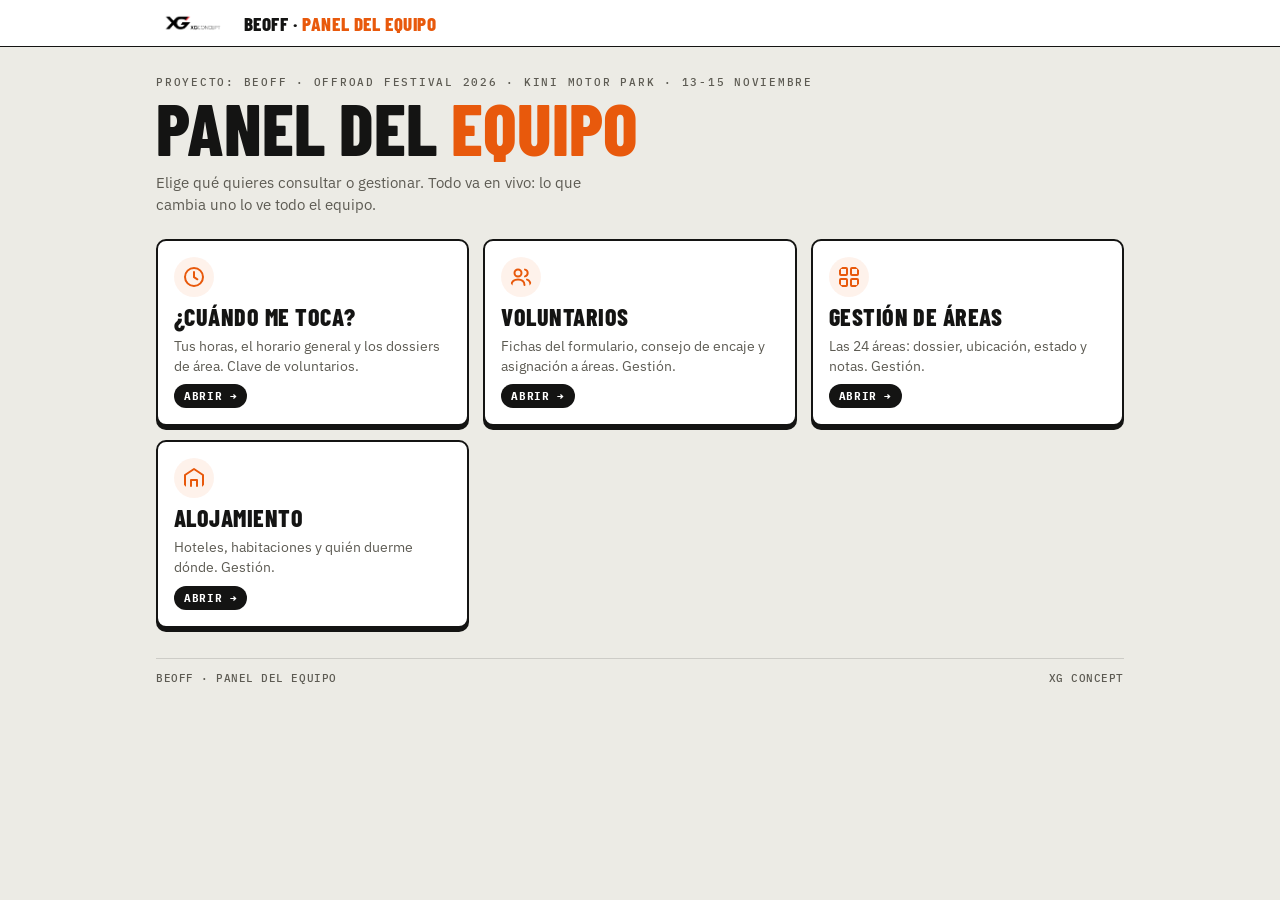
<file: index.html>
<!doctype html>
<html lang="es"><head><meta charset="utf-8">
<meta name="viewport" content="width=device-width,initial-scale=1,viewport-fit=cover">
<title>BeOFF · Panel del equipo</title>
<meta name="robots" content="noindex,nofollow">
<link rel="preconnect" href="https://fonts.googleapis.com"><link rel="preconnect" href="https://fonts.gstatic.com" crossorigin>
<link rel="stylesheet" href="https://fonts.googleapis.com/css2?family=Barlow+Condensed:wght@700;800&family=IBM+Plex+Mono:wght@500;700&family=IBM+Plex+Sans:wght@400;600&display=swap">
<style>
:root{--ground:#ecebe5;--paper:#fff;--ink:#141413;--sub:#5d5b53;--hair:rgba(20,20,19,.14);--acc:#e8590c;--acc-soft:rgba(232,89,12,.08);--amarillo:#e8590c;
--ft:"Barlow Condensed","Arial Narrow",Arial,sans-serif;--fm:"IBM Plex Mono",ui-monospace,monospace;--fx:"IBM Plex Sans",system-ui,Arial,sans-serif}
@media (prefers-color-scheme:dark){:root:not([data-theme="light"]){--ground:#121211;--paper:#1c1b19;--ink:#f1efe8;--sub:#a9a69c;--hair:rgba(241,239,232,.14);--acc:#ff7a2f;--acc-soft:rgba(255,122,47,.12)}}
:root[data-theme="dark"]{--ground:#121211;--paper:#1c1b19;--ink:#f1efe8;--sub:#a9a69c;--hair:rgba(241,239,232,.14);--acc:#ff7a2f;--acc-soft:rgba(255,122,47,.12)}
*{box-sizing:border-box}
body{margin:0;background:var(--ground);color:var(--ink);font:15px/1.45 var(--fx)}
.bar{background:var(--paper);border-bottom:1px solid var(--ink)}
.bar .in{max-width:1000px;margin:0 auto;padding:10px 16px;display:flex;align-items:center;gap:14px}
.bar img{height:26px;background:#fff;border-radius:6px;padding:3px 6px}
.bar .nm{font:800 19px var(--ft);letter-spacing:.03em;text-transform:uppercase}
.bar .nm em{font-style:normal;color:var(--acc)}
main{max-width:1000px;margin:0 auto;padding:28px 16px 48px}
.eyebrow{font:500 11px var(--fm);letter-spacing:.16em;text-transform:uppercase;color:var(--sub);margin:0 0 6px}
h1{font:800 clamp(40px,8vw,72px)/.9 var(--ft);text-transform:uppercase;margin:0}
h1 span{color:var(--acc)}
.lead{color:var(--sub);max-width:52ch;margin:12px 0 24px}
.grid{display:grid;grid-template-columns:repeat(auto-fill,minmax(260px,1fr));gap:14px}
.tile{display:flex;flex-direction:column;gap:8px;background:var(--paper);border:2px solid var(--ink);border-radius:10px;box-shadow:0 4px 0 var(--ink);padding:16px;text-decoration:none;color:inherit;transition:transform .12s,box-shadow .12s,border-color .12s}
a.tile:hover,a.tile:focus-visible{border-color:var(--acc);box-shadow:0 4px 0 var(--acc);transform:translateY(-2px);outline:none}
.tile .ic{width:40px;height:40px;padding:8px;border-radius:50%;background:var(--acc-soft);fill:none;stroke:var(--acc);stroke-width:2;stroke-linecap:round;stroke-linejoin:round}
.tile b{font:800 24px/1 var(--ft);text-transform:uppercase;letter-spacing:.02em}
.tile small{color:var(--sub);font-size:13.5px}
.tile .go{margin-top:auto;align-self:flex-start;font:700 10.5px var(--fm);letter-spacing:.06em;text-transform:uppercase;border-radius:20px;padding:5px 10px;background:var(--ink);color:var(--paper)}
.tile.soon{border-style:dashed;box-shadow:none;opacity:.65}
.tile.soon .go{background:transparent;color:var(--sub);border:1.3px dashed var(--sub)}
.foot{margin-top:30px;padding-top:12px;border-top:1px solid var(--hair);display:flex;justify-content:space-between;flex-wrap:wrap;gap:12px;font:500 10.5px var(--fm);letter-spacing:.05em;text-transform:uppercase;color:var(--sub)}
</style></head><body>
<div class="bar"><div class="in"><img src="[data-uri]" alt="BeOFF"><span class="nm">BeOFF · <em>Panel del equipo</em></span></div></div>
<main>
 <p class="eyebrow">Proyecto: BeOFF · Offroad Festival 2026 · Kini Motor Park · 13-15 noviembre</p>
 <h1>Panel del <span>equipo</span></h1>
 <p class="lead">Elige qué quieres consultar o gestionar. Todo va en vivo: lo que cambia uno lo ve todo el equipo.</p>
 <nav class="grid" aria-label="Herramientas">
  <a class="tile" href="cuando-me-toca/"><svg class="ic" viewBox="0 0 24 24" aria-hidden="true"><circle cx="12" cy="12" r="9"/><path d="M12 7v5.2l3.4 2.1"/></svg><b>¿Cuándo me toca?</b><small>Tus horas, el horario general y los dossiers de área. Clave de voluntarios.</small><span class="go">Abrir →</span></a>
  <a class="tile" href="voluntarios/"><svg class="ic" viewBox="0 0 24 24" aria-hidden="true"><circle cx="9" cy="8" r="3.5"/><path d="M2.5 20c0-3.6 2.9-5.6 6.5-5.6s6.5 2 6.5 5.6"/><path d="M16 4.6a3.5 3.5 0 0 1 0 6.8M18 14.6c2.2.6 3.5 2.4 3.5 5.4"/></svg><b>Voluntarios</b><small>Fichas del formulario, consejo de encaje y asignación a áreas. Gestión.</small><span class="go">Abrir →</span></a>
  <a class="tile" href="areas/"><svg class="ic" viewBox="0 0 24 24" aria-hidden="true"><rect x="3" y="3" width="7" height="7" rx="1"/><rect x="14" y="3" width="7" height="7" rx="1"/><rect x="3" y="14" width="7" height="7" rx="1"/><rect x="14" y="14" width="7" height="7" rx="1"/></svg><b>Gestión de áreas</b><small>Las 24 áreas: dossier, ubicación, estado y notas. Gestión.</small><span class="go">Abrir →</span></a>
  <a class="tile" href="alojamiento/"><svg class="ic" viewBox="0 0 24 24" aria-hidden="true"><path d="M3 20V9l9-6 9 6v11"/><path d="M9 20v-6h6v6"/></svg><b>Alojamiento</b><small>Hoteles, habitaciones y quién duerme dónde. Gestión.</small><span class="go">Abrir →</span></a>
 </nav>
 <div class="foot"><span>BeOFF · Panel del equipo</span><span>XG Concept</span></div>
</main>
</body></html>
</file>
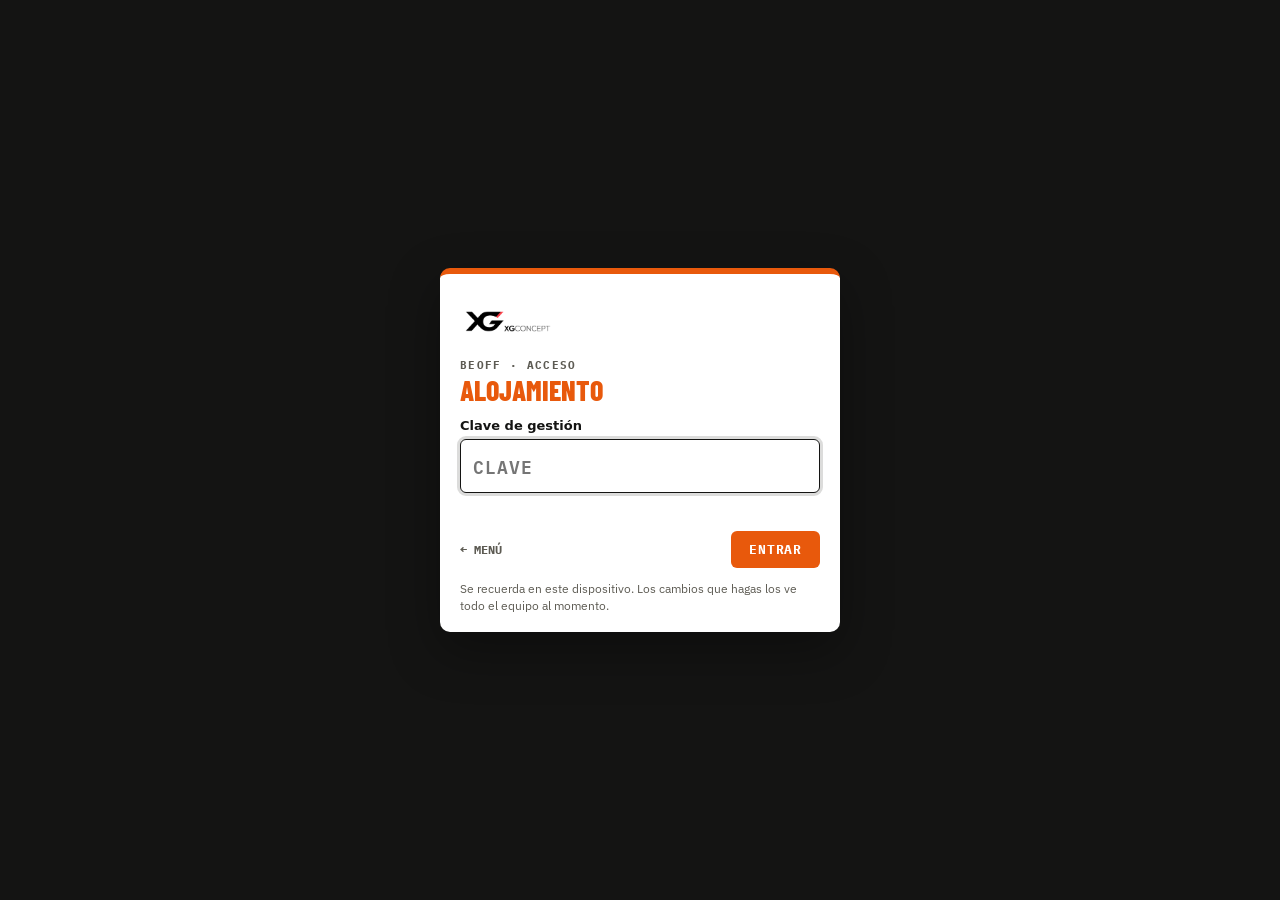
<file: alojamiento/index.html>
<!doctype html>
<html lang="es"><head><meta charset="utf-8">
<meta name="viewport" content="width=device-width,initial-scale=1,viewport-fit=cover">
<meta name="robots" content="noindex,nofollow">
<title>BeOFF · Alojamiento</title>
<link rel="preconnect" href="https://fonts.googleapis.com"><link rel="preconnect" href="https://fonts.gstatic.com" crossorigin>
<link href="https://fonts.googleapis.com/css2?family=Barlow+Condensed:wght@600;700;800&family=IBM+Plex+Sans:wght@400;500;600;700&family=IBM+Plex+Mono:wght@400;500;600&display=swap" rel="stylesheet">
<link rel="stylesheet" href="../assets/bo.css">
<style>
:root{--bg:#ecebe5;--paper:#fff;--ink:#141413;--sub:#5d5b53;--hair:rgba(20,20,19,.14);--blue:#141413;--yel:#e8590c;--ok:#1a8a4a;--ok-soft:#dcf3e7;--terra:#BF5A33}
@media (prefers-color-scheme:dark){:root:not([data-theme="light"]){--bg:#121211;--paper:#1c1b19;--ink:#f1efe8;--sub:#a9a69c;--hair:rgba(241,239,232,.14);--blue:#e8590c;--ok:#3ec27a;--ok-soft:#12321f}}
:root[data-theme="dark"]{--bg:#121211;--paper:#1c1b19;--ink:#f1efe8;--sub:#a9a69c;--hair:rgba(241,239,232,.14);--blue:#e8590c;--ok:#3ec27a;--ok-soft:#12321f}
*{box-sizing:border-box}
html,body{margin:0;background:var(--bg);color:var(--ink);font:15px/1.45 "IBM Plex Sans",system-ui,Arial,sans-serif}
header{background:#141413;color:#fff}
header .in{max-width:1100px;margin:0 auto;padding:12px 16px;display:flex;align-items:center;justify-content:space-between;gap:10px;flex-wrap:wrap}
.hl{display:flex;align-items:center;gap:12px}
.hl .mb-logo{width:64px;height:30px;border-radius:6px}
h1{font:800 24px/1 "Barlow Condensed",Arial,sans-serif;text-transform:uppercase;margin:0}
.hr{display:flex;gap:8px;align-items:center;flex-wrap:wrap;font-size:12px}
.gh{background:rgba(255,255,255,.12);border:1px solid rgba(255,255,255,.3);color:#fff;border-radius:6px;padding:6px 10px;font:600 12px "IBM Plex Sans",Arial,sans-serif;text-decoration:none;cursor:pointer}
.dot{width:8px;height:8px;border-radius:50%;background:#e8590c;display:inline-block}.dot.live{background:#3fcf88}.dot.err{background:#ff7a59}
main{max-width:1100px;margin:0 auto;padding:16px 16px 40px;display:flex;flex-direction:column;gap:16px}
.kpis{display:grid;grid-template-columns:repeat(auto-fit,minmax(130px,1fr));gap:8px}
.kpi{background:var(--paper);border:1px solid var(--hair);border-radius:8px;padding:10px 12px}
.kpi b{display:block;font:700 28px/1 "Barlow Condensed",sans-serif}
.kpi span{font-size:11px;color:var(--sub);text-transform:uppercase;letter-spacing:.05em;font-weight:600}
.site{background:var(--paper);border:1px solid var(--hair);border-radius:10px;overflow:hidden}
.site h2{margin:0;padding:12px 14px;font:800 20px/1 "Barlow Condensed",sans-serif;text-transform:uppercase;border-bottom:2px solid var(--blue);display:flex;justify-content:space-between;gap:10px;align-items:baseline}
.site h2 small{font:500 12px "IBM Plex Mono",monospace;color:var(--sub);text-transform:none}
.room{display:grid;grid-template-columns:minmax(120px,190px) 60px 1fr auto;gap:10px;align-items:start;padding:10px 14px;border-top:1px solid var(--hair)}
.room:first-of-type{border-top:0}
.rn{font-weight:700;padding:2px 8px;border-radius:4px;justify-self:start}
.rn.free{background:var(--ok-soft);color:var(--ok)} .rn.busy{background:#e8590c;color:#231a00}
.pl{font:600 12px "IBM Plex Mono",monospace;color:var(--sub);padding-top:3px}
.who{display:flex;flex-direction:column;gap:4px}
.g{display:flex;gap:8px;align-items:center;flex-wrap:wrap;font-size:14px}
.g .d{font:500 11px "IBM Plex Mono",monospace;color:var(--sub)}
.g .n{font-size:12px;color:var(--sub);font-style:italic}
.x{border:1px solid var(--hair);background:none;color:var(--sub);border-radius:4px;font:700 11px "IBM Plex Mono",monospace;padding:1px 7px;cursor:pointer}
.x:hover,.x.sure{border-color:var(--terra);color:var(--terra)}
.freetxt{color:var(--sub);font-size:13px}
.add{border:1px solid var(--blue);background:none;color:var(--blue);border-radius:6px;font:700 12px "IBM Plex Mono",monospace;padding:5px 10px;cursor:pointer;white-space:nowrap}
.add:hover{background:var(--blue);color:#fff}
.form{grid-column:1/-1;display:grid;grid-template-columns:2fr 1fr 1fr 2fr auto auto;gap:6px;background:var(--bg);padding:10px;border-radius:8px}
.form label{display:flex;flex-direction:column;gap:3px;font:600 11px "IBM Plex Mono",monospace;text-transform:uppercase;color:var(--sub)}
.form input{font:14px "IBM Plex Sans",Arial,sans-serif;padding:7px 8px;border:1px solid var(--hair);border-radius:5px;background:var(--paper);color:var(--ink)}
.form button{align-self:end;font:700 12px "IBM Plex Mono",monospace;text-transform:uppercase;padding:9px 12px;border-radius:5px;border:1px solid var(--hair);background:var(--paper);color:var(--ink);cursor:pointer}
.form button.pri{background:#141413;border-color:#141413;color:#fff}
.err{grid-column:1/-1;color:#d7263d;font-size:13px;min-height:0;margin:0}
.empty{padding:24px;text-align:center;color:var(--sub);border:1px dashed var(--hair);border-radius:8px;background:var(--paper)}
footer{max-width:1100px;margin:0 auto;padding:0 16px 30px;font:500 11px "IBM Plex Mono",monospace;color:var(--sub);display:flex;justify-content:space-between;gap:8px;flex-wrap:wrap}
@media (max-width:720px){.room{grid-template-columns:1fr auto}.pl{display:none}.who{grid-column:1/-1}.form{grid-template-columns:1fr 1fr}.form label:first-child,.form label:nth-child(4){grid-column:1/-1}}
</style>
</head><body>
<header><div class="in">
 <div class="hl"><a href="../" title="Menú"><span class="mb-logo"></span></a><div><h1>Alojamiento</h1></div></div>
 <div class="hr"><span class="dot" id="dot"></span><span id="sync">Esperando la clave…</span><button class="gh" id="refresh" type="button">Actualizar</button><a class="gh" href="../">← Menú</a><button class="gh" id="salir" type="button">Salir</button></div>
</div></header>
<main>
 <section class="kpis" id="kpis"></section>
 <section id="list"><p class="empty">Cargando…</p></section>
</main>
<footer><span>Datos en la hoja «DATA App BeOff» (ALOJ_SITIOS · ALOJ_HABITACIONES · ALOJ_HUESPEDES)</span><span>BeOFF · XG Concept</span></footer>
<script src="../assets/bo.js"></script>
<script>
(function(){
 var D={sitios:[],habitaciones:[],huespedes:[]}, openRoom=null, sure=null, busy=false, lastTs=null;
 var $=function(s){return document.querySelector(s);}, esc=MB.esc;
 function dm(s){var m=/^(\d{4})-(\d{2})-(\d{2})/.exec(s||'');return m?m[3]+'/'+m[2]:'—';}
 function setSync(k,t){$('#dot').className='dot'+(k?' '+k:'');$('#sync').textContent=t;}
 function guests(h){return D.huespedes.filter(function(g){return g.ID_Habitacion===h.ID_Habitacion;}).sort(function(a,b){return String(a.Entrada).localeCompare(String(b.Entrada));});}
 function render(){
  var hs=D.habitaciones, plazas=hs.reduce(function(s,h){return s+(Number(h.Plazas)||0);},0), ocup=hs.filter(function(h){return guests(h).length;}).length;
  $('#kpis').innerHTML='<div class="kpi"><b>'+D.sitios.length+'</b><span>Alojamientos</span></div><div class="kpi"><b>'+hs.length+'</b><span>Habitaciones</span></div><div class="kpi"><b>'+plazas+'</b><span>Plazas</span></div><div class="kpi"><b>'+D.huespedes.length+'</b><span>Personas</span></div><div class="kpi"><b>'+(hs.length-ocup)+'</b><span>Habitaciones libres</span></div>';
  if(!D.sitios.length){$('#list').innerHTML='<p class="empty">Todavía no hay alojamientos. Se crean en la hoja «DATA App BeOff» (pestañas ALOJ_…).</p>';return;}
  var sitios=D.sitios.slice().sort(function(a,b){return (Number(a.Orden)||99)-(Number(b.Orden)||99)||String(a.Nombre_Sitio).localeCompare(String(b.Nombre_Sitio));});
  $('#list').innerHTML=sitios.map(function(s){
   var rooms=hs.filter(function(h){return h.ID_Sitio===s.ID_Sitio;}).sort(function(a,b){return String(a.Habitacion).localeCompare(String(b.Habitacion),'es',{numeric:true});});
   return '<section class="site"><h2>'+esc(s.Nombre_Sitio)+'<small>'+esc([s.Tipo,s.Localidad].filter(Boolean).join(' · '))+'</small></h2>'+
    (rooms.length?rooms.map(function(h){
     var gs=guests(h);
     var who=gs.length?gs.map(function(g){return '<div class="g"><b>'+esc(g.Nombre)+'</b><span class="d">entra '+dm(g.Entrada)+' → sale '+dm(g.Salida)+'</span>'+(g.Notas?'<span class="n">'+esc(g.Notas)+'</span>':'')+
      '<button class="x'+(sure===g.ID_Huesped?' sure':'')+'" data-del="'+esc(g.ID_Huesped)+'">'+(sure===g.ID_Huesped?'¿Quitar? Sí':'×')+'</button></div>';}).join(''):'<span class="freetxt">— libre —</span>';
     var form=openRoom===h.ID_Habitacion?'<form class="form" data-room="'+esc(h.ID_Habitacion)+'"><label>Nombre<input name="nombre" required></label><label>Entrada<input name="entrada" type="date" value="2026-11-12" required></label><label>Salida<input name="salida" type="date" value="2026-11-15" required></label><label>Comentarios<input name="notas"></label><button type="submit" class="pri">Guardar</button><button type="button" data-cancel="1">Cancelar</button><p class="err" id="ferr"></p></form>':'';
     return '<div class="room"><span class="rn '+(gs.length?'busy':'free')+'">'+esc(h.Habitacion)+'</span><span class="pl">'+esc(h.Plazas)+' pl.</span><div class="who">'+who+'</div><button class="add" data-add="'+esc(h.ID_Habitacion)+'">+ Persona</button>'+form+'</div>';
    }).join(''):'<div class="room"><span class="freetxt">Sin habitaciones</span></div>')+'</section>';
  }).join('');
 }
 async function load(manual){
  if(busy||openRoom) return; busy=true;
  try{var j=await MB.call('aloj');D=j;lastTs=j.ts;setSync('live','Al día '+MB.hm(lastTs));render();if(manual)MB.toast('Actualizado');}
  catch(e){if(e.code==='clave'){MB.logout();return;}setSync('err','Sin conexión'+(lastTs?' · datos de '+MB.hm(lastTs):''));}
  finally{busy=false;}
 }
 document.addEventListener('click',async function(ev){
  var t=ev.target.closest('button'); if(!t) return;
  if(t.id==='refresh'){load(true);return;}
  if(t.id==='salir'){MB.logout();return;}
  if(t.dataset.add){openRoom=t.dataset.add;sure=null;render();var i=document.querySelector('.form input[name=nombre]');if(i)i.focus();return;}
  if(t.dataset.cancel){openRoom=null;render();return;}
  if(t.dataset.del){
   if(sure!==t.dataset.del){sure=t.dataset.del;render();setTimeout(function(){if(sure===t.dataset.del){sure=null;render();}},4000);return;}
   sure=null;
   try{var j=await MB.call('aloj.del',{id:t.dataset.del});D=j;lastTs=j.ts;render();MB.toast('Quitado');}catch(e){MB.toast(e.message||'No se ha podido quitar');load();}
   return;
  }
 });
 document.addEventListener('submit',async function(ev){
  var f=ev.target.closest('form.form'); if(!f) return; ev.preventDefault();
  var fd=new FormData(f), err=f.querySelector('#ferr');
  err.textContent='Guardando…';
  try{
   var j=await MB.call('aloj.add',{hab:f.dataset.room,nombre:fd.get('nombre'),entrada:fd.get('entrada'),salida:fd.get('salida'),notas:fd.get('notas')});
   openRoom=null;D=j;lastTs=j.ts;render();MB.toast('Añadido');
  }catch(e){err.textContent=e.message||'No se ha guardado';}
 });
 MB.gate({need:'gestion',title:'Alojamiento'}).then(function(){load();MB.poll(load,30000);});
})();
</script>
</body></html>
</file>
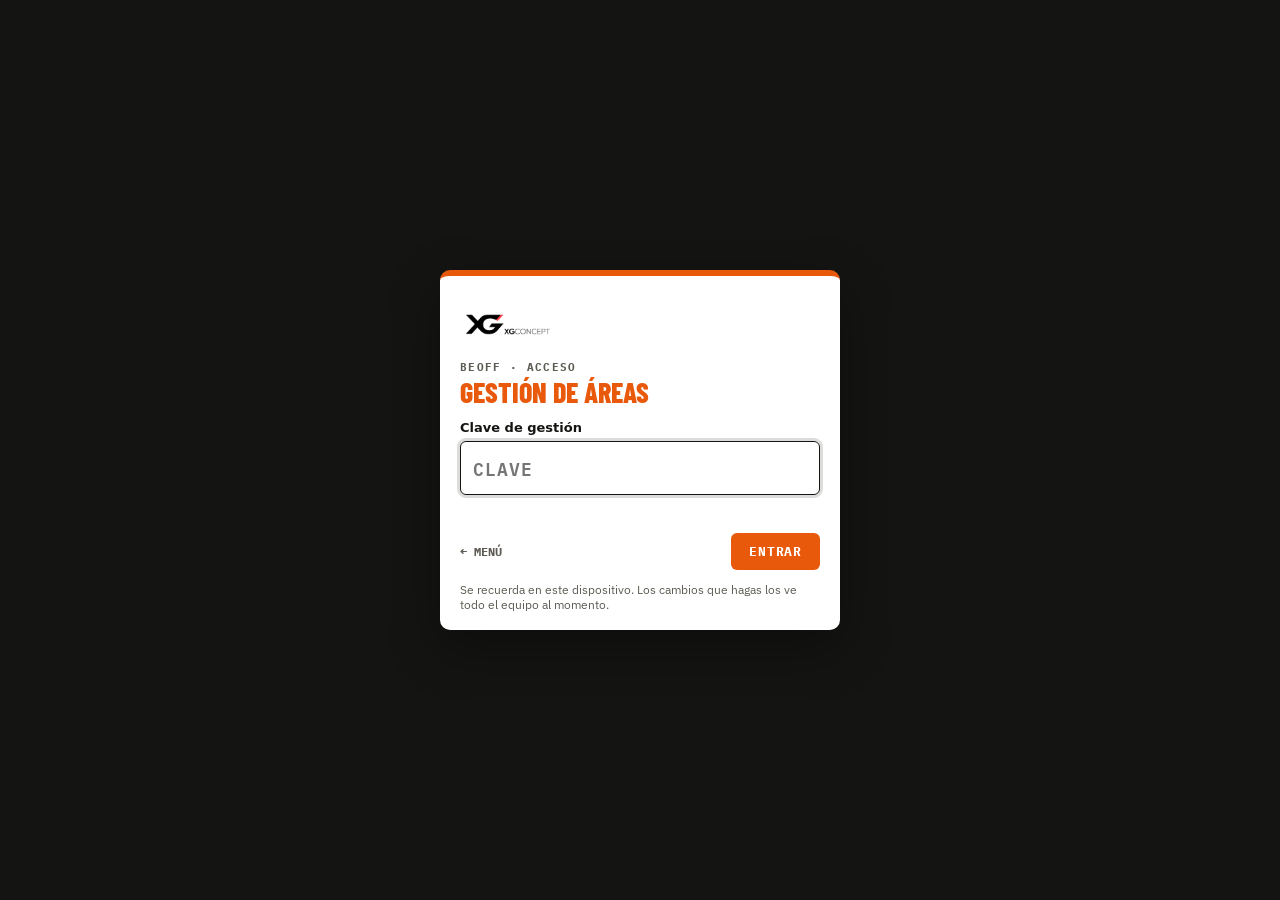
<file: areas/index.html>
<!doctype html>
<html lang="es"><head><meta charset="utf-8">
<meta name="viewport" content="width=device-width,initial-scale=1,viewport-fit=cover">
<meta name="robots" content="noindex,nofollow">
<title>BeOFF · Gestión de áreas</title>
<link rel="preconnect" href="https://fonts.googleapis.com"><link rel="preconnect" href="https://fonts.gstatic.com" crossorigin>
<link href="https://fonts.googleapis.com/css2?family=Barlow+Condensed:wght@600;700;800&family=IBM+Plex+Sans:wght@400;500;600&family=IBM+Plex+Mono:wght@400;500;600&display=swap" rel="stylesheet">
<link rel="stylesheet" href="../assets/bo.css">
<style>
:root{--bg:#0a0b0d;--panel:#121417;--panel2:#171a1e;--ink:#f5f3ee;--sub:#93979c;--hair:rgba(255,255,255,.1);--yel:#ff7a2f;--green:#33d488;--blue:#7fb8d9}
*{box-sizing:border-box}
html,body{margin:0;background:var(--bg);color:var(--ink);font-family:"IBM Plex Sans",Arial,sans-serif}
.wrap{max-width:1180px;margin:0 auto;padding:18px 16px 40px}
.bar{display:flex;align-items:center;justify-content:space-between;gap:12px;flex-wrap:wrap;margin-bottom:14px}
.bar-l{display:flex;align-items:center;gap:12px}
.bar .mb-logo{width:70px;height:34px;border-radius:6px}
h1{font:800 clamp(20px,3vw,28px)/1 "Barlow Condensed",Arial,sans-serif;text-transform:uppercase;letter-spacing:.02em;margin:0}
.bar-r{display:flex;gap:8px;align-items:center;flex-wrap:wrap;font:500 11px "IBM Plex Mono",monospace;color:var(--sub)}
.btn{font:600 11px "IBM Plex Mono",monospace;letter-spacing:.04em;text-transform:uppercase;color:var(--ink);background:var(--panel2);border:1px solid var(--hair);border-radius:5px;padding:6px 10px;text-decoration:none;cursor:pointer}
.btn:hover{border-color:var(--yel);color:var(--yel)}
.dot{width:8px;height:8px;border-radius:50%;background:var(--yel);display:inline-block}
.dot.live{background:var(--green)} .dot.err{background:#ff7a59}
.links{font:500 11px "IBM Plex Mono",monospace;color:var(--sub);margin:0 0 12px;display:flex;gap:14px;flex-wrap:wrap}
.links a{color:var(--ink);text-decoration:none;border-bottom:1px dotted var(--sub)}
.links a:hover{color:var(--yel)}
.head{display:flex;justify-content:space-between;align-items:baseline;gap:10px;flex-wrap:wrap;margin-bottom:10px}
.head h2{font:800 15px "Barlow Condensed",Arial,sans-serif;letter-spacing:.06em;text-transform:uppercase;margin:0}
.kpi{font:500 11px "IBM Plex Mono",monospace;color:var(--sub)} .kpi b{color:var(--green)}
.grid{display:grid;grid-template-columns:repeat(auto-fill,minmax(210px,1fr));gap:8px}
.chip{display:flex;flex-direction:column;gap:7px;background:var(--panel);border:1px solid var(--hair);border-radius:6px;padding:10px 12px}
.chip.completa{border-color:rgba(51,212,136,.5)} .chip.incompleta{border-color:rgba(232,89,12,.4)}
.code{display:flex;justify-content:space-between;align-items:center;font:500 11px "IBM Plex Mono",monospace;color:var(--sub)}
.badge{font:700 9px "IBM Plex Mono",monospace;letter-spacing:.05em;padding:2px 8px;border-radius:20px;cursor:pointer;background:none}
.completa .badge{background:rgba(51,212,136,.16);color:var(--green);border:1px solid rgba(51,212,136,.5)}
.incompleta .badge{background:rgba(232,89,12,.16);color:var(--yel);border:1px solid rgba(232,89,12,.5)}
.badge:hover{filter:brightness(1.25)}
.name{font:700 15px/1.15 "Barlow Condensed",Arial,sans-serif;text-transform:uppercase}
.resp{font-size:11px;color:var(--sub)}
.meta{font:500 10px "IBM Plex Mono",monospace;color:var(--sub)}
.nota{font-size:12px;color:var(--ink);background:var(--panel2);border-left:3px solid var(--yel);padding:5px 8px;border-radius:0 4px 4px 0}
.acts{display:flex;flex-direction:column;gap:5px;margin-top:auto}
.pdf{display:block;text-align:center;text-decoration:none;font:600 10px "IBM Plex Mono",monospace;letter-spacing:.04em;text-transform:uppercase;padding:6px;border-radius:4px;border:1px solid var(--hair);color:var(--ink);background:var(--panel2)}
.pdf.doss{background:rgba(127,184,217,.18);border-color:rgba(127,184,217,.6);color:#cfe8f6}
.pdf.ubic{background:rgba(232,89,12,.12);border-color:rgba(232,89,12,.55);color:#ffb07a}
.pdf.off{opacity:.45;pointer-events:none}
.pdf:hover{filter:brightness(1.2)}
.edit{background:none;border:0;color:var(--sub);font:600 10px "IBM Plex Mono",monospace;text-transform:uppercase;cursor:pointer;padding:0;text-align:left}
.edit:hover{color:var(--yel)}
.nedit{display:flex;flex-direction:column;gap:5px}
.nedit textarea{width:100%;min-height:60px;background:var(--panel2);color:var(--ink);border:1px solid var(--hair);border-radius:4px;font:13px "IBM Plex Sans",Arial,sans-serif;padding:6px}
.nedit div{display:flex;gap:6px}
.empty{padding:24px;text-align:center;color:var(--sub);border:1px dashed var(--hair);border-radius:8px}
footer{margin-top:14px;padding-top:10px;border-top:1px solid var(--hair);font:500 10px "IBM Plex Mono",monospace;color:#6f757c;display:flex;justify-content:space-between;gap:8px;flex-wrap:wrap}
</style>
</head><body>
<div class="wrap">
 <div class="bar">
  <div class="bar-l"><a href="../" title="Menú"><span class="mb-logo"></span></a><h1>Gestión de áreas</h1></div>
  <div class="bar-r"><span class="dot" id="dot"></span><span id="sync">Esperando la clave…</span><button class="btn" id="refresh" type="button">Actualizar</button><a class="btn" href="../">← Menú</a><button class="btn" id="salir" type="button">Salir</button></div>
 </div>
 <p class="links"><a href="https://drive.google.com/drive/folders/1nDU1RP-yTrUGCbo3SQmcosyiITw__Hcr" target="_blank" rel="noopener">Dossiers (Drive)</a><a href="../cuando-me-toca/">¿Cuándo me toca?</a><a href="../voluntarios/">Voluntarios</a></p>
 <div class="head"><h2>Estado de cada área</h2><span class="kpi" id="kpi"></span></div>
 <div class="grid" id="grid"><p class="empty">Cargando…</p></div>
 <footer><span>Toca COMPLETA / INCOMPLETA para cambiarlo · lo ve todo el equipo al momento · datos en la hoja «DATA App BeOff» › WEB_AREAS</span><span>BeOFF · 13-15 nov 2026 · Kini Motor Park · XG Concept</span></footer>
</div>
<script src="../assets/bo.js"></script>
<script>
(function(){
 var areas=[], editing=null, lastTs=null, busy=false;
 var D=function(id){return 'https://drive.google.com/file/d/'+id+'/view';};
 var $=function(s){return document.querySelector(s);}, esc=MB.esc;
 function state(a){ if(a.estado==='completa'||a.estado==='incompleta') return a.estado; return a.dossier_estado==='cerrado'?'completa':'incompleta'; }
 function setSync(k,t){$('#dot').className='dot'+(k?' '+k:'');$('#sync').textContent=t;}
 function render(){
  if(!areas.length){$('#grid').innerHTML='<p class="empty">Sin áreas.</p>';return;}
  var n=areas.filter(function(a){return state(a)==='completa';}).length;
  $('#kpi').innerHTML='<b>'+n+'</b> completas · '+(areas.length-n)+' incompletas · '+areas.length+' áreas';
  $('#grid').innerHTML=areas.map(function(a){
   var st=state(a);
   var doss=a.dossier_drive?'<a class="pdf doss" href="'+D(a.dossier_drive)+'" target="_blank" rel="noopener">Ver PDF '+esc(a.dossier_ver||'')+'</a>':'<span class="pdf off">Sin dossier</span>';
   var ubic=a.ubic_drive?'<a class="pdf ubic" href="'+D(a.ubic_drive)+'" target="_blank" rel="noopener">Ubicación '+esc(a.ubic_ver||'')+'</a>':'';
   var nota=editing===a.codigo
    ?'<div class="nedit"><textarea id="nt">'+esc(a.nota||'')+'</textarea><div><button class="btn" data-save="'+a.codigo+'">Guardar</button><button class="btn" data-cancel="1">Cancelar</button></div></div>'
    :(a.nota?'<div class="nota">'+esc(a.nota)+'</div>':'')+'<button class="edit" data-edit="'+a.codigo+'">✎ '+(a.nota?'Editar nota':'Añadir nota')+'</button>';
   return '<div class="chip '+st+'"><div class="code"><span>'+esc(a.codigo)+'</span><button class="badge" data-tog="'+a.codigo+'" title="Cambiar estado">'+(st==='completa'?'COMPLETA':'INCOMPLETA')+'</button></div>'+
    '<div class="name">'+esc(a.nombre)+'</div><div class="resp">'+esc(a.responsable||'')+'</div>'+
    '<div class="meta">Dossier '+esc(a.dossier_ver||'—')+' · '+esc(a.dossier_estado||'')+(a.actualizado?' · '+esc(a.actualizado):'')+'</div>'+
    nota+'<div class="acts">'+doss+ubic+'</div></div>';
  }).join('');
 }
 async function load(manual){
  if(busy||editing) return; busy=true;
  try{ var j=await MB.call('areas'); areas=j.areas||[]; lastTs=j.ts; setSync('live','Al día '+MB.hm(lastTs)); render(); if(manual) MB.toast('Actualizado'); }
  catch(e){ if(e.code==='clave'){MB.logout();return;} setSync('err','Sin conexión'+(lastTs?' · datos de '+MB.hm(lastTs):'')); }
  finally{busy=false;}
 }
 async function save(codigo,fields,msg){
  var a=areas.filter(function(x){return x.codigo===codigo;})[0]; if(a) Object.assign(a,fields); render();
  try{ var j=await MB.call('area.set',{codigo:codigo,fields:fields}); areas=j.areas; lastTs=j.ts; setSync('live','Al día '+MB.hm(lastTs)); render(); MB.toast(msg||'Guardado'); }
  catch(e){ MB.toast('No se ha guardado. Prueba otra vez.'); editing=null; load(); }
 }
 document.addEventListener('click',function(ev){
  var t=ev.target.closest('button'); if(!t) return;
  if(t.id==='refresh'){load(true);return;}
  if(t.id==='salir'){MB.logout();return;}
  if(t.dataset.tog){var a=areas.filter(function(x){return x.codigo===t.dataset.tog;})[0];var nx=state(a)==='completa'?'incompleta':'completa';save(a.codigo,{estado:nx},a.codigo+' → '+nx);return;}
  if(t.dataset.edit){editing=t.dataset.edit;render();var ta=$('#nt');if(ta)ta.focus();return;}
  if(t.dataset.cancel){editing=null;render();return;}
  if(t.dataset.save){var c=t.dataset.save,v=$('#nt').value.trim();editing=null;save(c,{nota:v},'Nota guardada');return;}
 });
 MB.gate({need:'gestion',title:'Gestión de áreas'}).then(function(){ load(); MB.poll(load,30000); });
})();
</script>
</body></html>
</file>
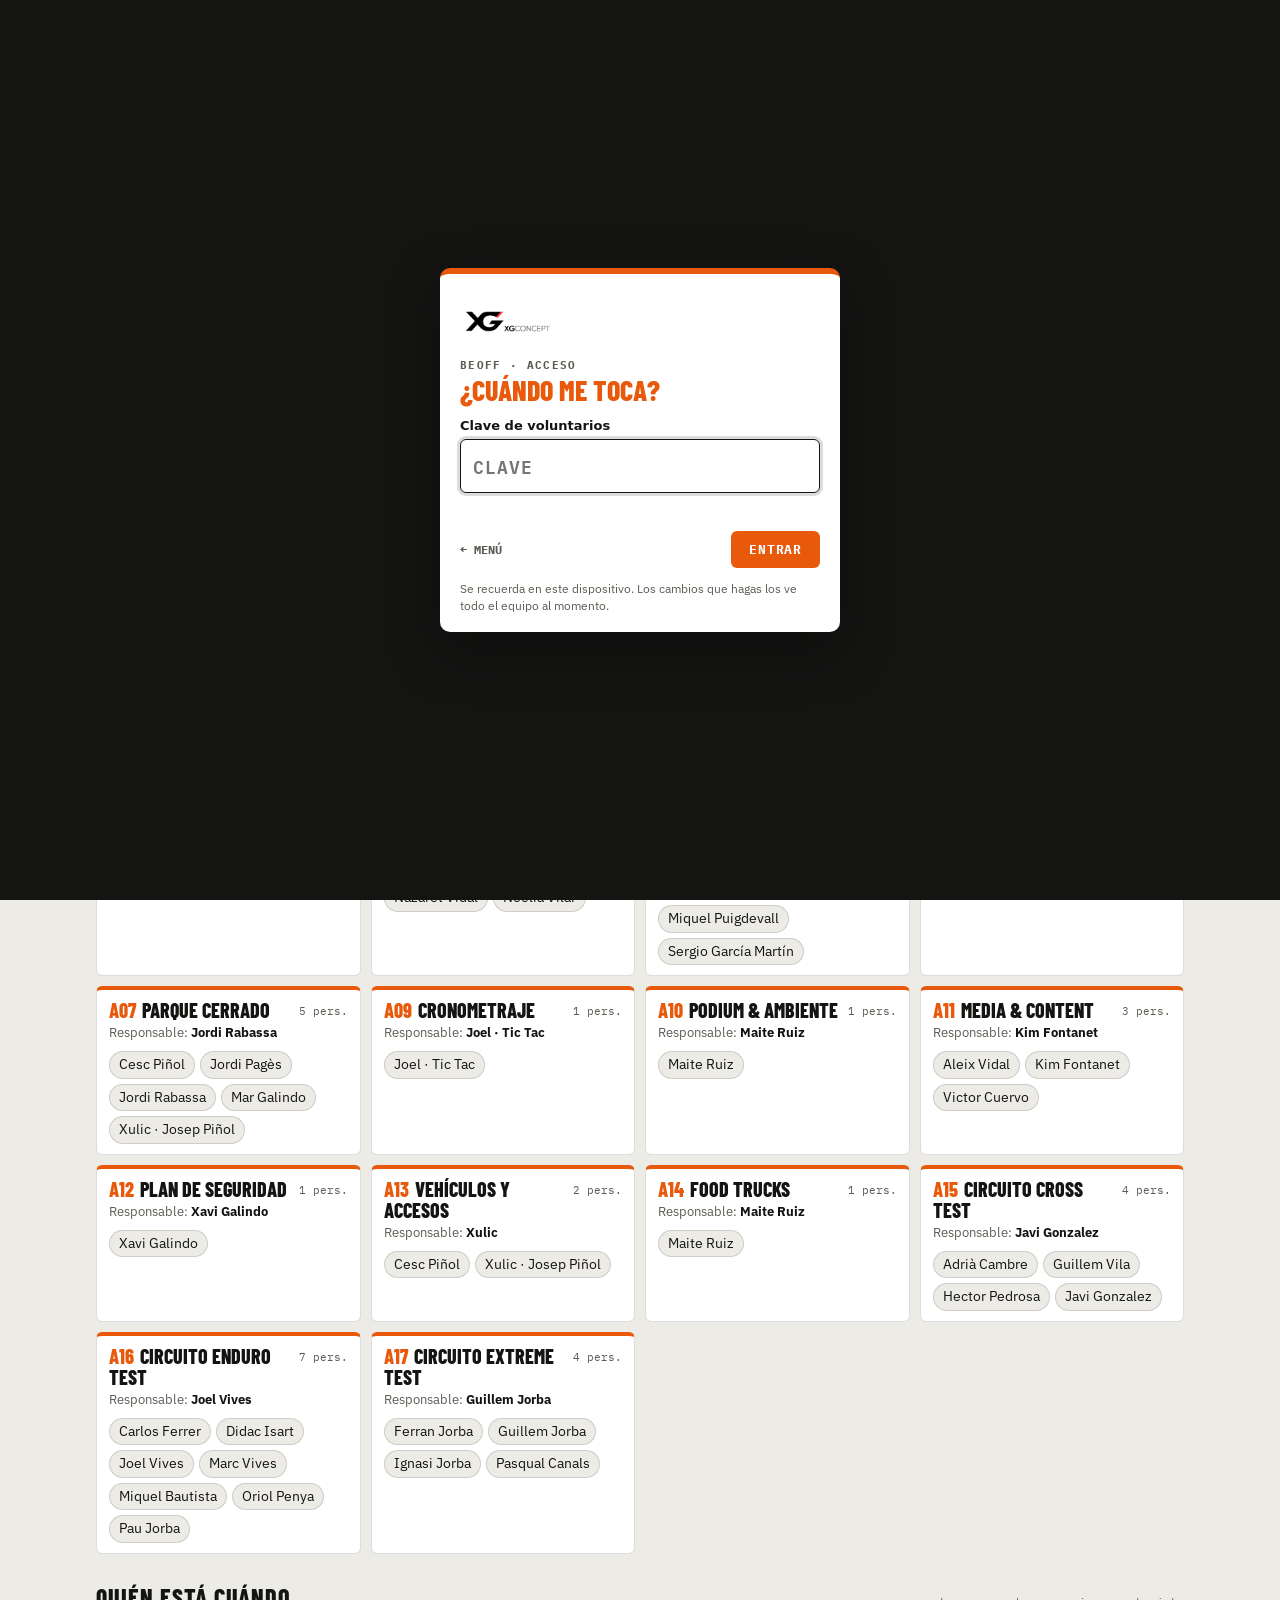
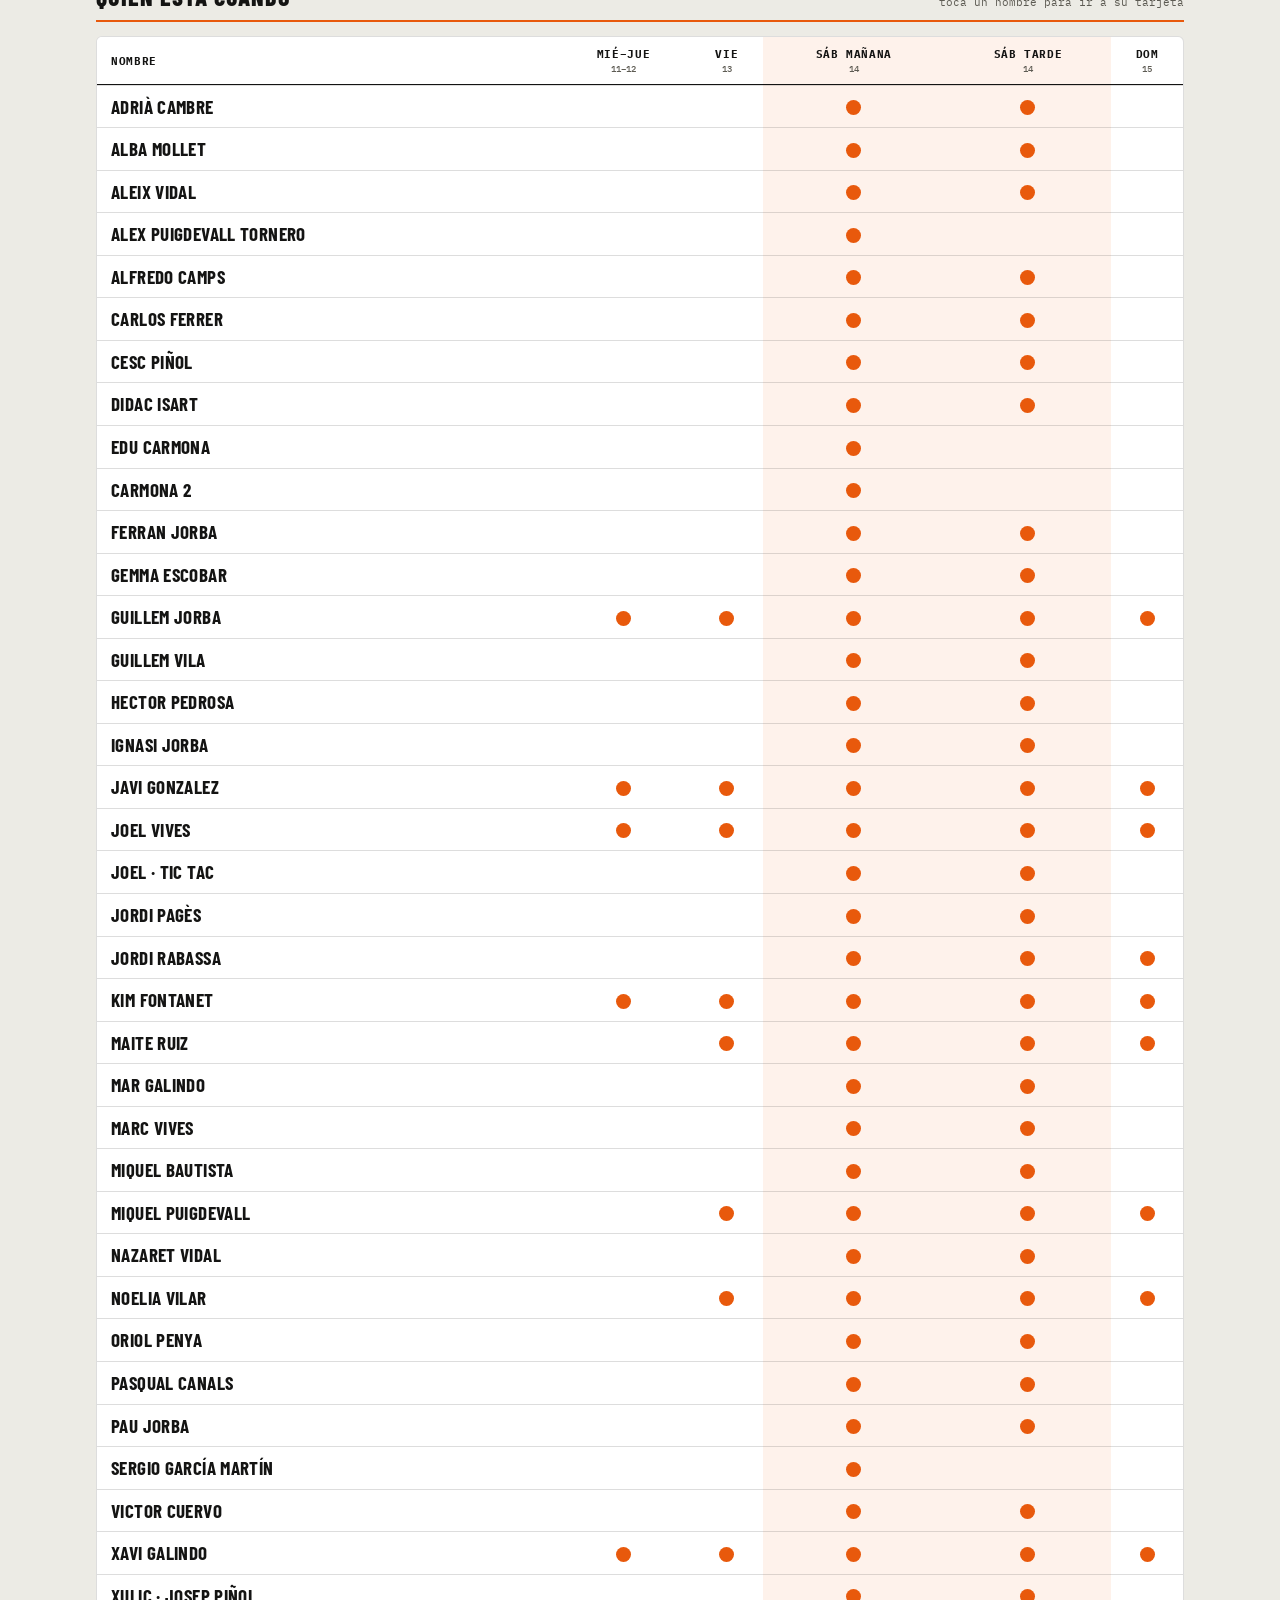
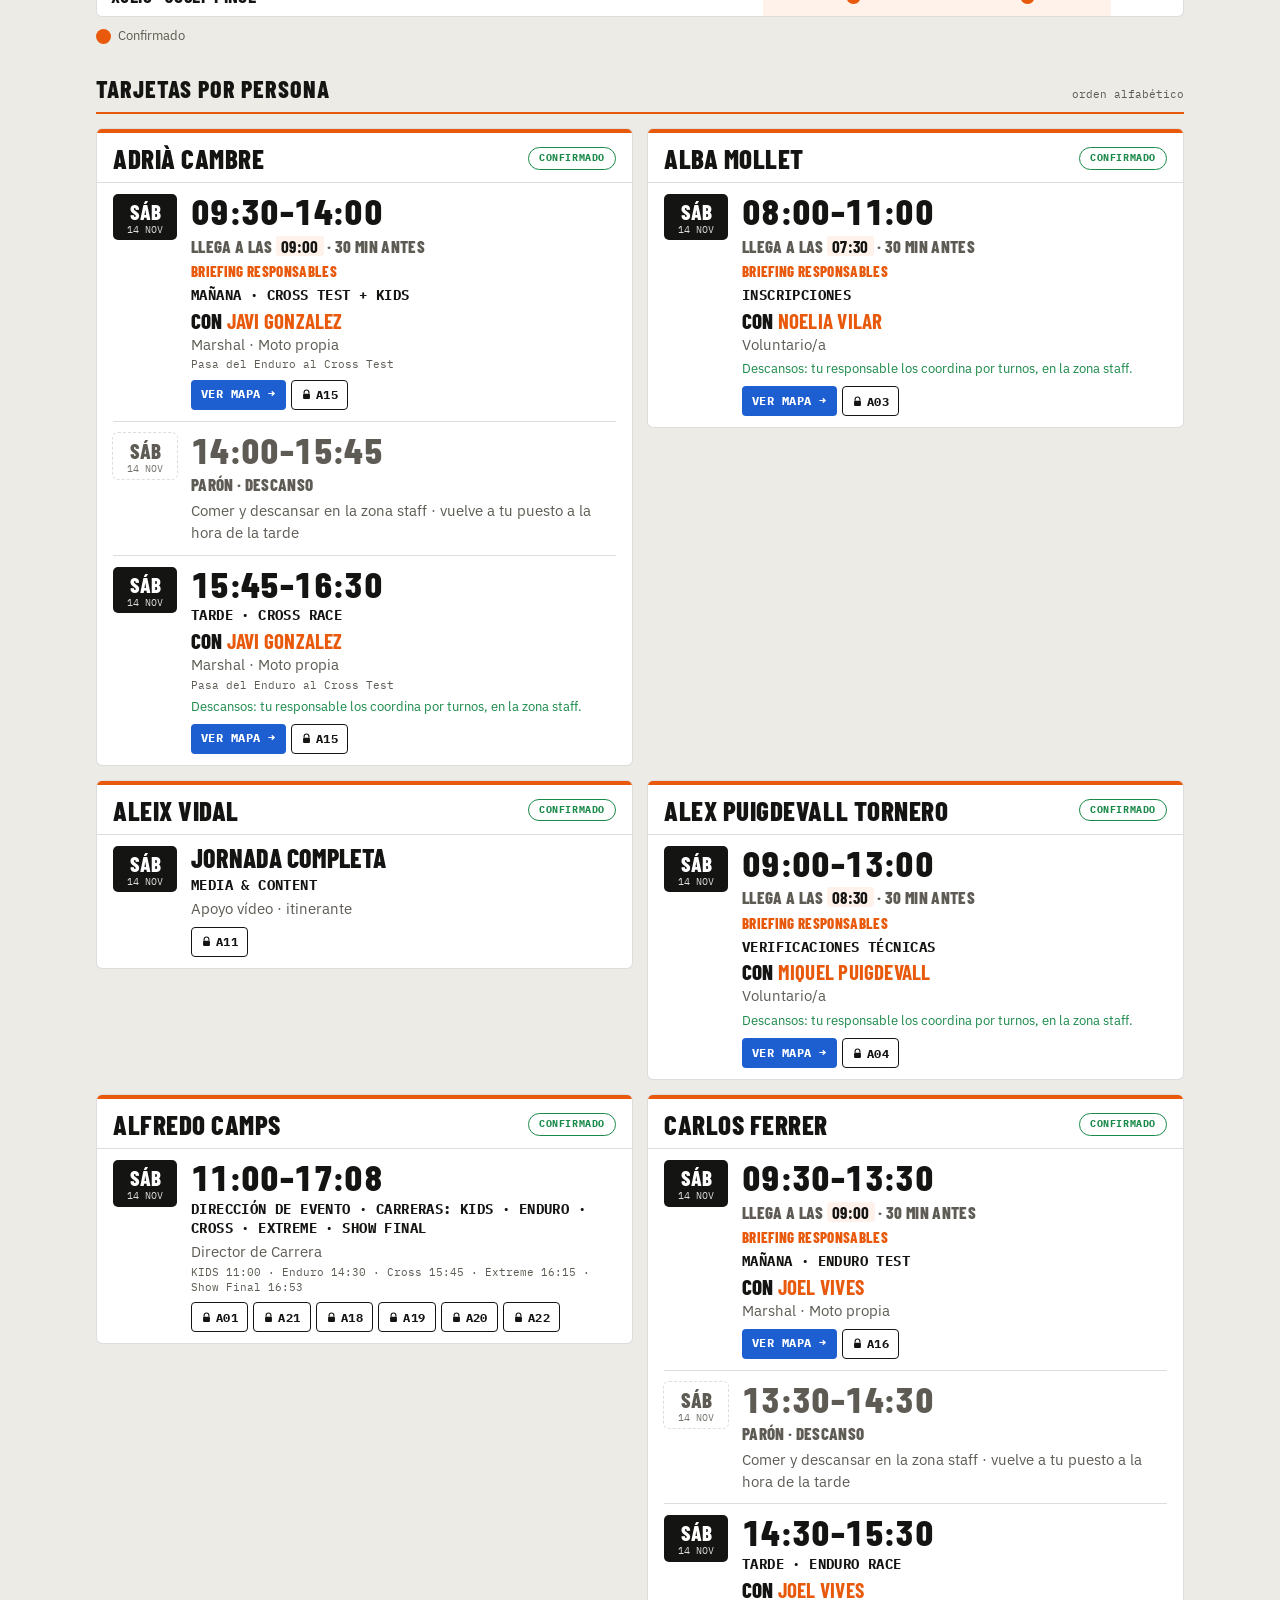
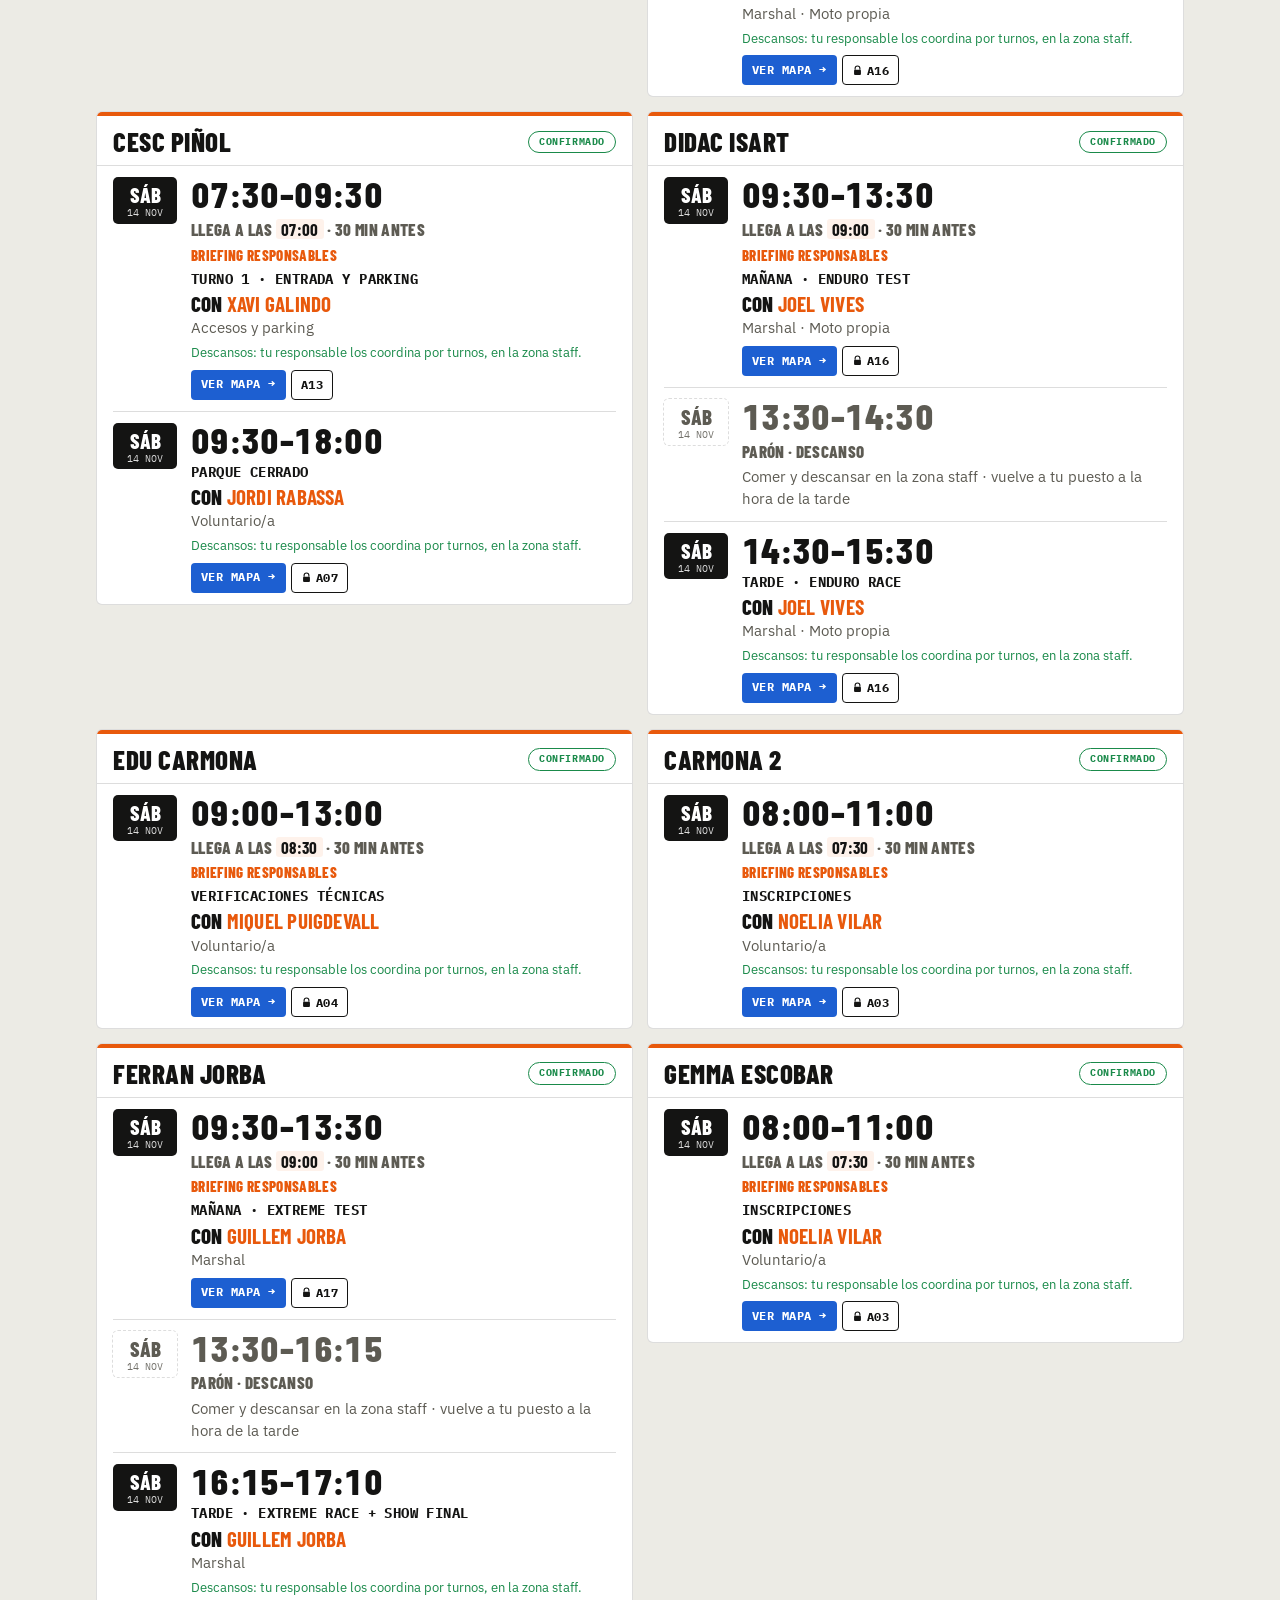
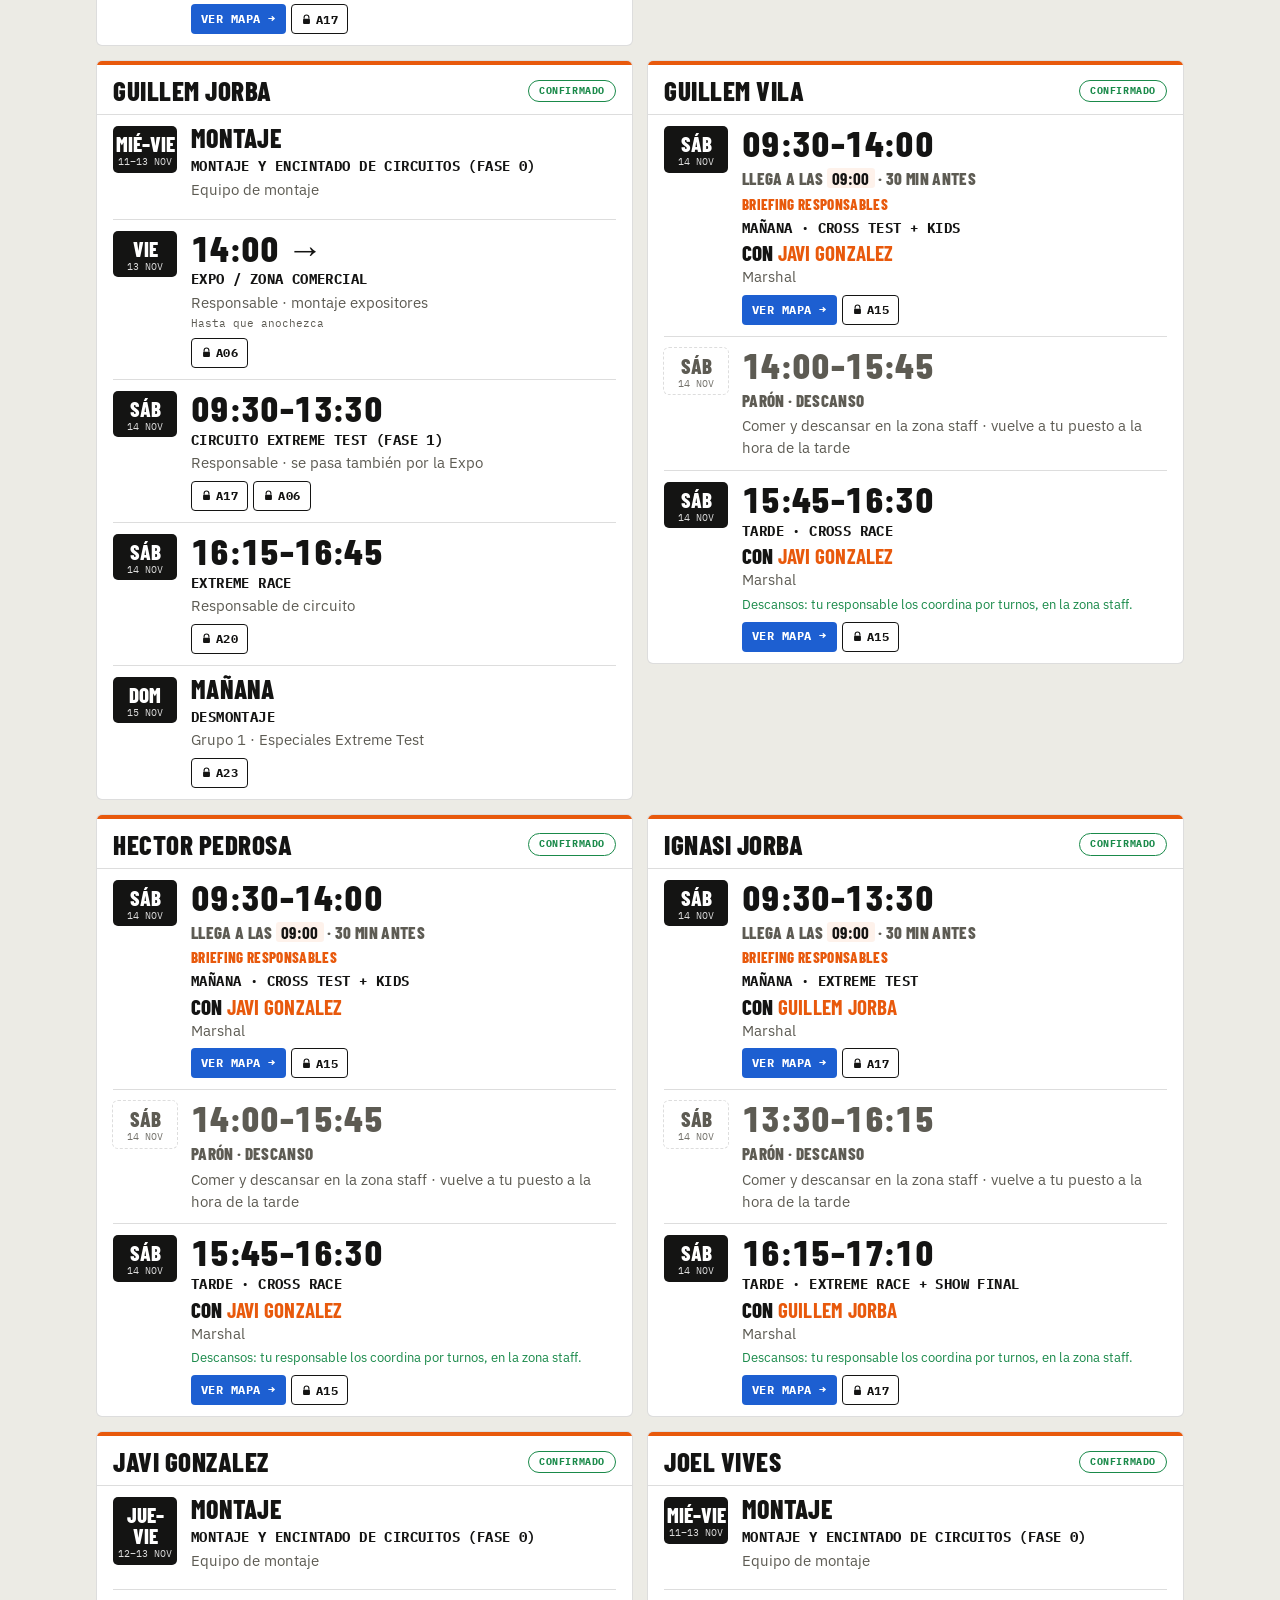
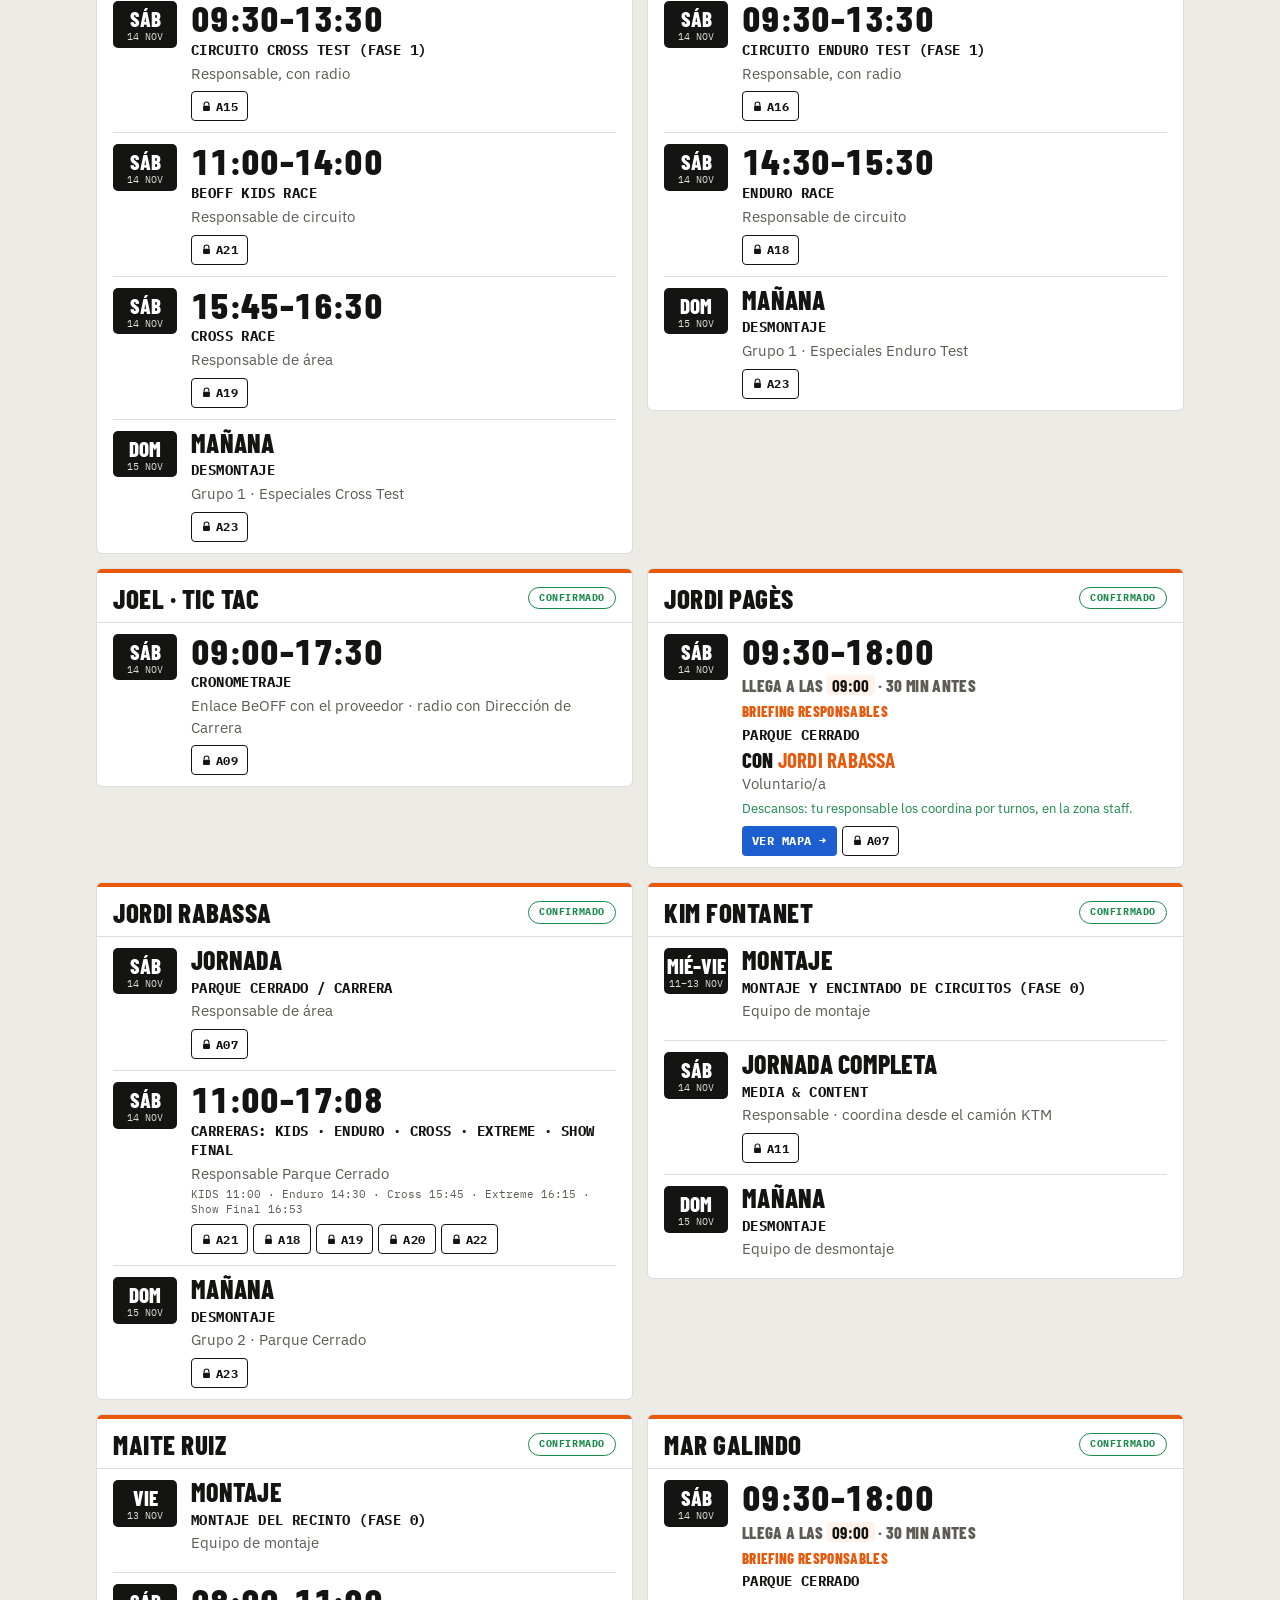
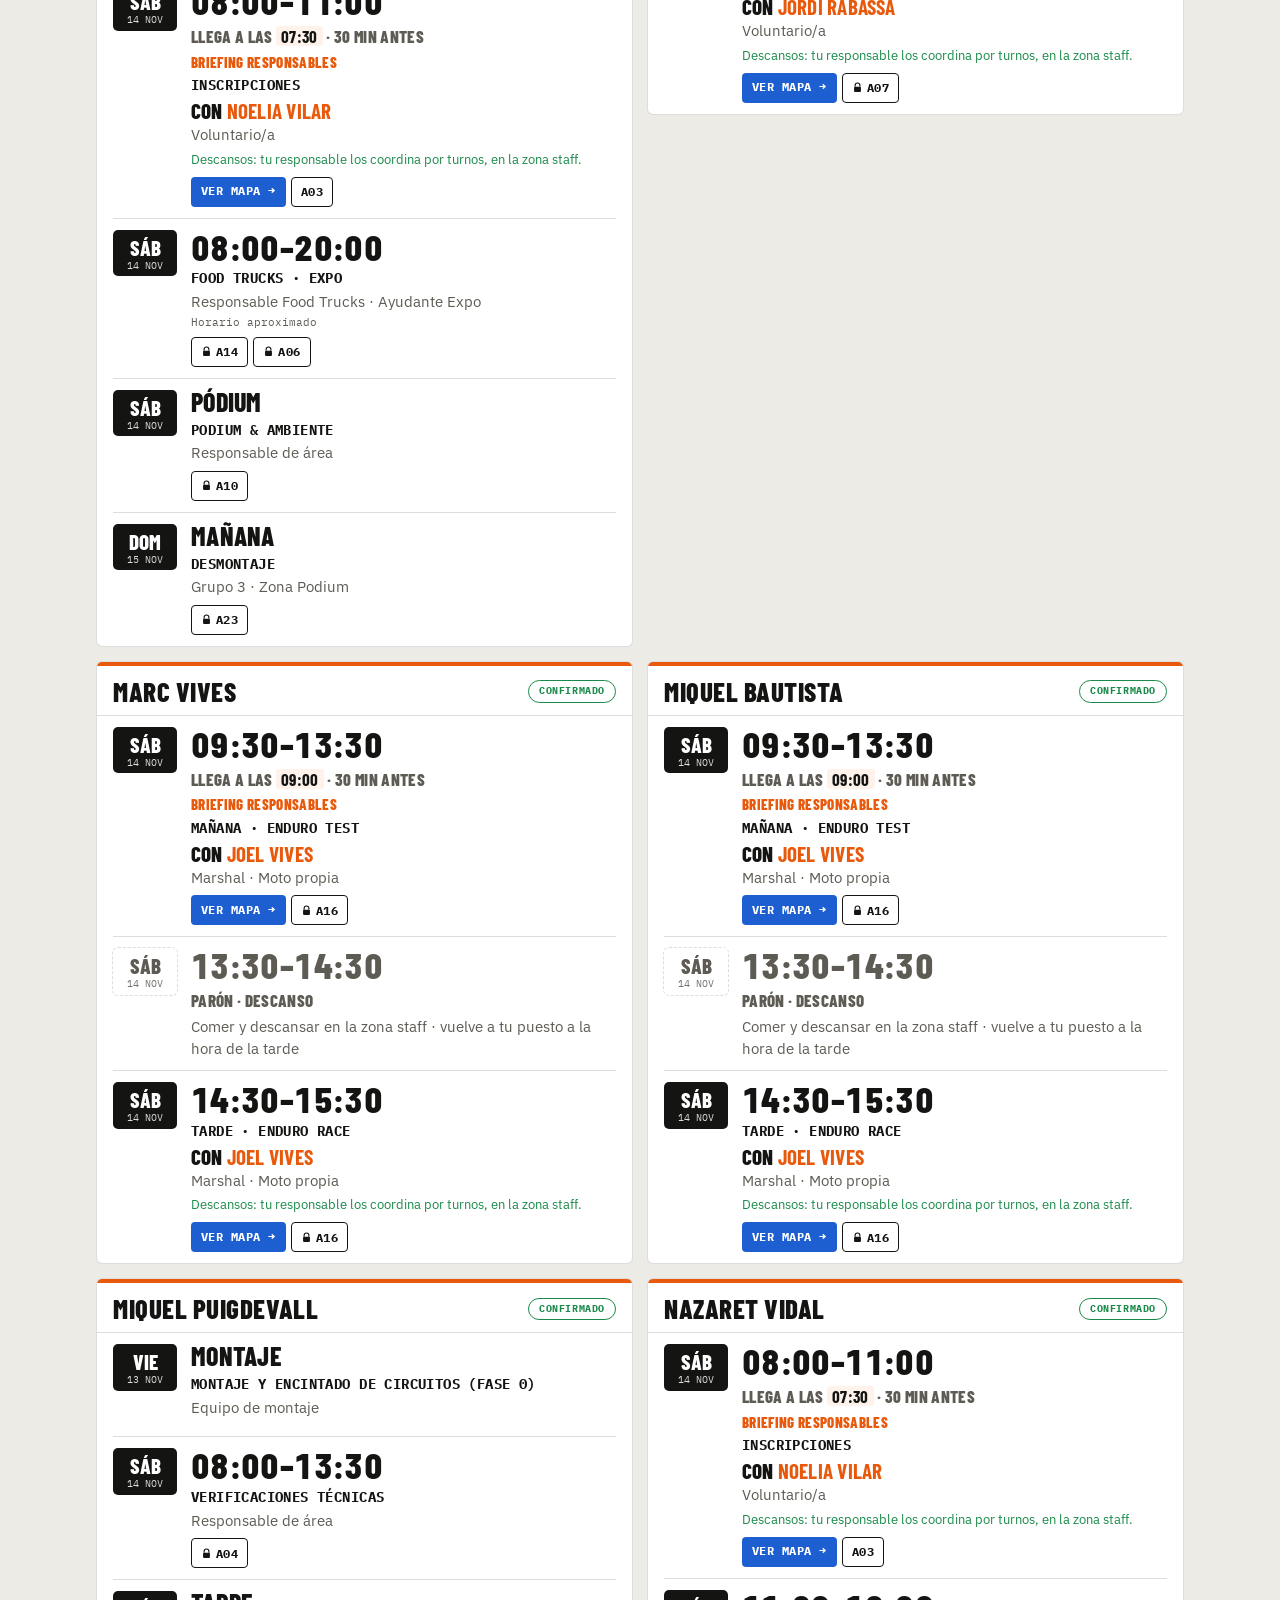
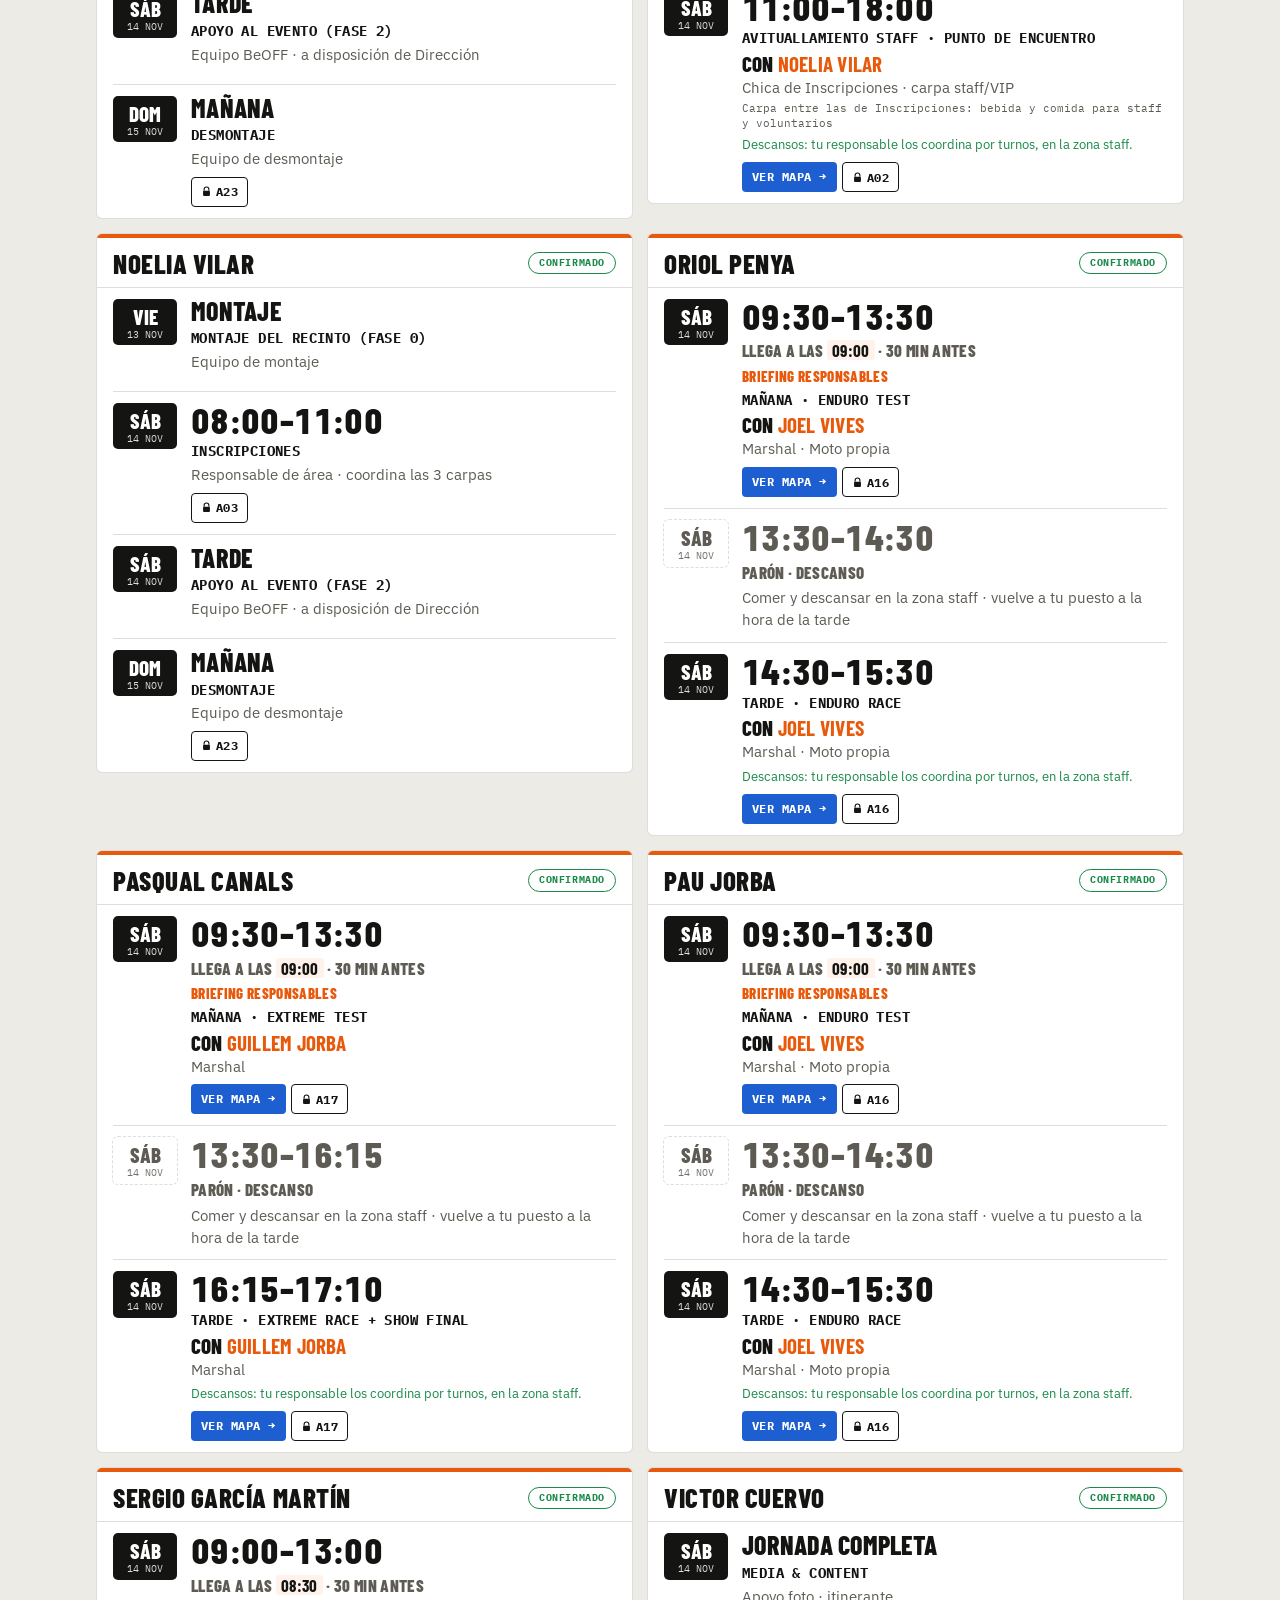
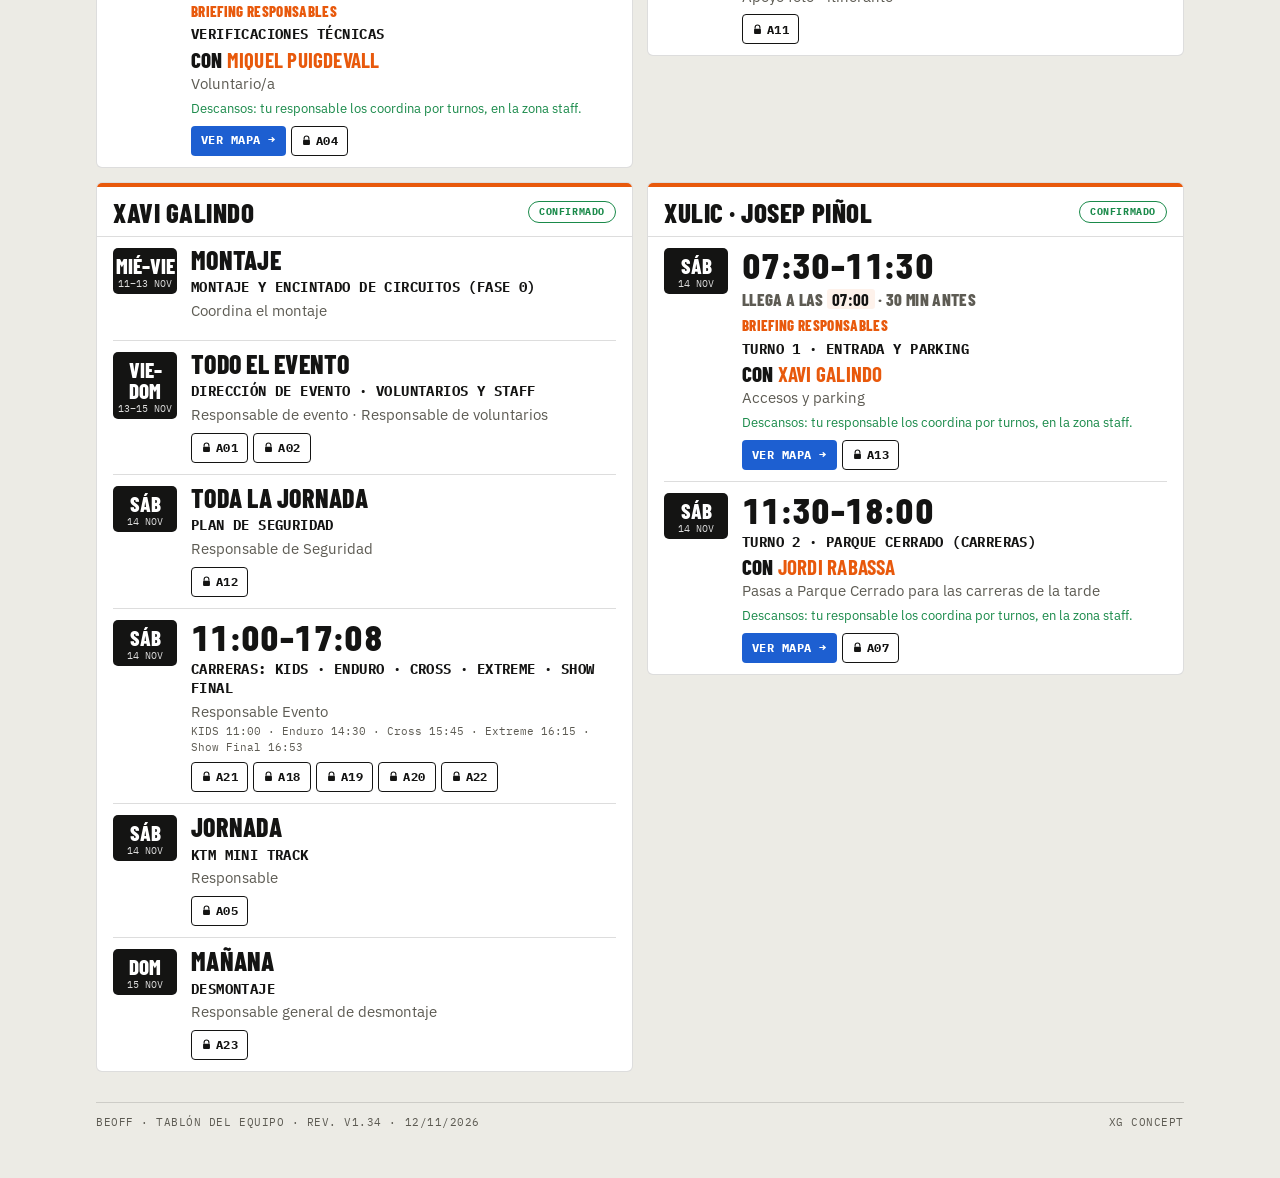
<file: cuando-me-toca/index.html>
<!doctype html>
<html lang="es"><head><meta charset="utf-8">
<meta name="viewport" content="width=device-width,initial-scale=1,viewport-fit=cover">
<meta name="robots" content="noindex,nofollow">
<title>BeOFF · ¿Cuándo me toca?</title>
<link rel="preconnect" href="https://fonts.googleapis.com"><link rel="preconnect" href="https://fonts.gstatic.com" crossorigin>
<link rel="stylesheet" href="https://fonts.googleapis.com/css2?family=Barlow+Condensed:wght@600;700;800&family=IBM+Plex+Mono:wght@400;500;700&family=IBM+Plex+Sans:wght@400;600;700&display=swap">
<style>
:root{--ground:#ecebe5;--paper:#ffffff;--panel:#f4f3ee;--ink:#141413;--sub:#5d5b53;--hair:rgba(20,20,19,.14);
--acc:#e8590c;--acc-soft:rgba(232,89,12,.08);--ok:#1a8a4a;--amb:#b35a0c;--amb-soft:#fff4e8;--gold:#b8860b;--day:#141413;--day-ink:#ffffff;--barbg:#efede6;--phase:#fbe3d3;
--ft:"Barlow Condensed","Arial Narrow",Arial,sans-serif;--fm:"IBM Plex Mono",ui-monospace,Consolas,monospace;--fx:"IBM Plex Sans",system-ui,Arial,sans-serif;--logo-filter:none}
@media (prefers-color-scheme:dark){:root:not([data-theme="light"]){color-scheme:dark;--ground:#121211;--paper:#1c1b19;--panel:#252420;--ink:#f1efe8;--sub:#a9a69c;--hair:rgba(241,239,232,.14);
--acc:#ff7a2f;--acc-soft:rgba(255,122,47,.12);--ok:#3ec27a;--amb:#f0a052;--amb-soft:rgba(240,160,82,.12);--gold:#e0b341;--day:#f1efe8;--day-ink:#141413;--barbg:#2c2b27;--phase:#4a2a17;--logo-filter:invert(1) hue-rotate(180deg)}}
:root[data-theme="dark"]{color-scheme:dark;--ground:#121211;--paper:#1c1b19;--panel:#252420;--ink:#f1efe8;--sub:#a9a69c;--hair:rgba(241,239,232,.14);
--acc:#ff7a2f;--acc-soft:rgba(255,122,47,.12);--ok:#3ec27a;--amb:#f0a052;--amb-soft:rgba(240,160,82,.12);--gold:#e0b341;--day:#f1efe8;--day-ink:#141413;--barbg:#2c2b27;--phase:#4a2a17;--logo-filter:invert(1) hue-rotate(180deg)}
*{box-sizing:border-box}
body{background:var(--ground);color:var(--ink);font-family:var(--fx);font-size:15px;line-height:1.45}
a{color:inherit}
.wrap{max-width:1120px;margin:0 auto;padding-inline:16px;padding-block:0 48px}
/* barra */
.bar{position:sticky;top:env(safe-area-inset-top,0px);z-index:5;background:var(--paper);border-bottom:1px solid var(--ink)}
.bar .in{max-width:1120px;margin:0 auto;padding:10px 16px;display:flex;align-items:center;gap:14px}
.bar img{height:26px;width:auto;filter:var(--logo-filter)}
.bar .sep{width:1px;height:24px;background:var(--hair)}
.bar .nm{font-family:var(--ft);font-weight:800;font-size:19px;letter-spacing:.03em;text-transform:uppercase;white-space:nowrap;overflow:hidden;text-overflow:ellipsis}
.bar .nm em{font-style:normal;color:var(--acc)}
.bar .rv{margin-left:auto;font-family:var(--fm);font-size:10.5px;letter-spacing:.06em;text-transform:uppercase;color:var(--sub);white-space:nowrap}
.bar .rv b{color:var(--ink)}
/* cabecera */
.hero{padding:28px 0 18px;display:grid;grid-template-columns:1.1fr 1fr;gap:24px;align-items:end}
.eyebrow{font-family:var(--fm);font-size:11px;letter-spacing:.16em;text-transform:uppercase;color:var(--sub);margin:0 0 6px}
.hero h1{font-family:var(--ft);font-weight:800;text-transform:uppercase;font-size:clamp(44px,8vw,84px);line-height:.9;margin:0;letter-spacing:.005em;text-wrap:balance}
.hero h1 span{color:var(--acc)}
.hero p.lead{margin:12px 0 0;max-width:46ch;color:var(--sub)}
/* tira de días */
.strip{display:grid;grid-template-columns:repeat(5,1fr);gap:4px}
.strip div{background:var(--paper);border:1px solid var(--hair);border-radius:4px;padding:8px 6px;text-align:center}
.strip b{display:block;font-family:var(--ft);font-weight:800;font-size:26px;line-height:1}
.strip span{display:block;font-family:var(--fm);font-size:9.5px;letter-spacing:.06em;text-transform:uppercase;color:var(--sub);margin-top:3px}
.strip .ev{background:var(--acc);border-color:var(--acc);color:#fff}
.strip .ev span{color:#fff;opacity:.9}
.strip-cap{grid-column:1/-1;font-family:var(--fm);font-size:10px;color:var(--sub);letter-spacing:.04em;margin-top:4px}
/* buscador */
.find{position:sticky;top:calc(env(safe-area-inset-top,0px) + 47px);z-index:4;background:var(--ground);padding:10px 0;display:flex;gap:10px;align-items:center;flex-wrap:wrap}
.find label{font-family:var(--fm);font-size:11px;letter-spacing:.1em;text-transform:uppercase;color:var(--sub)}
.find input{flex:1;min-width:0;font:600 17px var(--fx);padding:11px 14px;border:1.5px solid var(--ink);border-radius:6px;background:var(--paper);color:var(--ink)}
.find input:focus{outline:3px solid var(--acc-soft);border-color:var(--acc)}
.find .cnt{font-family:var(--fm);font-size:11px;color:var(--sub);white-space:nowrap}
/* secciones */
section.blk{margin-top:26px}
.sh{display:flex;justify-content:space-between;align-items:baseline;gap:12px;flex-wrap:wrap;border-bottom:2px solid var(--acc);padding-bottom:5px;margin-bottom:14px}
.sh h2{font-family:var(--ft);font-weight:800;font-size:24px;letter-spacing:.04em;text-transform:uppercase;margin:0}
.sh small{font-family:var(--fm);font-size:11px;color:var(--sub)}
/* matriz */
.mxw{overflow-x:auto;background:var(--paper);border:1px solid var(--hair);border-radius:6px}
table.mx{width:100%;border-collapse:separate;border-spacing:0;min-width:540px}
table.mx tbody th,table.mx thead th:first-child{position:sticky;left:0;background:var(--paper);z-index:1}
table.mx thead th{font-family:var(--fm);font-size:10.5px;font-weight:700;letter-spacing:.06em;text-transform:uppercase;padding:10px 6px 8px;border-bottom:1.5px solid var(--ink);text-align:center}
table.mx thead th small{display:block;font-weight:500;color:var(--sub);letter-spacing:.02em;text-transform:none;margin-top:1px}
table.mx thead th:first-child{text-align:left;padding-left:14px}
table.mx tbody th{text-align:left;padding:7px 14px;font-family:var(--ft);font-weight:700;font-size:19px;text-transform:uppercase;letter-spacing:.02em;white-space:nowrap}
table.mx tbody th a{text-decoration:none} table.mx tbody th a:hover{color:var(--acc)}
table.mx td{text-align:center;border-top:1px solid var(--hair)} table.mx tbody th{border-top:1px solid var(--hair)}
table.mx .sab{background:var(--acc-soft)}
.d{display:inline-block;width:15px;height:15px;border-radius:50%;vertical-align:middle}
.d.ok{background:var(--acc)} .d.pd{border:2.2px solid var(--amb)}
.legend{display:flex;gap:18px;flex-wrap:wrap;font-size:13px;color:var(--sub);margin-top:10px}
.legend span{display:inline-flex;gap:7px;align-items:center}
/* tarjetas */
.cards{display:grid;grid-template-columns:repeat(2,minmax(0,1fr));gap:14px;align-items:start}
.card{background:var(--paper);border:1px solid var(--hair);border-radius:6px;overflow:hidden;scroll-margin-top:120px}
.card:target{outline:3px solid var(--acc)}
.card header{display:flex;justify-content:space-between;align-items:center;gap:10px;padding:12px 16px 10px;border-bottom:1px solid var(--hair);border-top:4px solid var(--acc)}
.card h3{margin:0;font-family:var(--ft);font-weight:800;font-size:27px;text-transform:uppercase;letter-spacing:.02em;line-height:1}
.st{font-family:var(--fm);font-size:10px;font-weight:700;letter-spacing:.06em;text-transform:uppercase;border-radius:20px;padding:3px 10px;white-space:nowrap}
.st.ok{color:var(--ok);border:1.4px solid var(--ok)} .st.pend{color:var(--amb);border:1.4px solid var(--amb);background:var(--amb-soft)}
.card ol{list-style:none;margin:0;padding:0 16px}
.shift{display:grid;grid-template-columns:64px minmax(0,1fr);grid-template-areas:"dy tm" "dy wh";column-gap:14px;row-gap:3px;padding:11px 0;border-top:1px solid var(--hair)}
.shift:first-child{border-top:0}
.dy{grid-area:dy;background:var(--day);color:var(--day-ink);border-radius:5px;text-align:center;padding:7px 2px 6px;align-self:start;line-height:1}
.dy b{display:block;font-family:var(--ft);font-weight:800;font-size:21px;text-transform:uppercase}
.dy span{display:block;font-family:var(--fm);font-size:9.5px;margin-top:3px;opacity:.85}
.tm{grid-area:tm}
.time{font-family:var(--ft);font-weight:800;font-size:36px;line-height:.95;letter-spacing:.01em;font-variant-numeric:tabular-nums}
.time.word{font-size:26px;text-transform:uppercase}
.time.tbc{color:var(--sub);font-style:italic}
.wh{grid-area:wh;display:flex;flex-direction:column;gap:2px;min-width:0}
.ar{font-family:var(--fm);font-size:11.5px;font-weight:700;letter-spacing:.03em;text-transform:uppercase}
.cg{font-size:14px;color:var(--sub)}
.note{font-family:var(--fm);font-size:10.5px;color:var(--sub)}
.flag{font-family:var(--fm);font-size:9.5px;font-weight:700;letter-spacing:.05em;text-transform:uppercase;color:var(--amb);border:1px solid var(--amb);border-radius:3px;padding:0 5px;margin-left:4px;white-space:nowrap}
.lk{display:flex;flex-wrap:wrap;gap:5px;margin-top:5px}
.pdf{font-family:var(--fm);font-size:10.5px;font-weight:700;letter-spacing:.04em;text-decoration:none;border:1.3px solid var(--ink);border-radius:4px;padding:3px 7px;display:inline-flex;gap:4px;align-items:center;min-height:26px}
a.pdf:hover,a.pdf:focus-visible{background:var(--acc);border-color:var(--acc);color:#fff;outline:none}
.pdf.off{border-style:dashed;color:var(--sub);border-color:var(--hair)}
.shift.pend .dy{background:transparent;color:var(--amb);outline:1.6px dashed var(--amb);outline-offset:-1.6px}
.shift.pend .time{color:var(--amb)}
.shift.gold .dy{background:var(--gold);color:#fff} .shift.gold .time{color:var(--gold)}
/* áreas */
.areas{list-style:none;margin:0;padding:0;display:grid;grid-template-columns:repeat(auto-fill,minmax(200px,1fr));gap:8px}
.atile{background:var(--paper);border:1px solid var(--hair);border-radius:6px;padding:10px 12px;display:grid;grid-template-columns:auto 1fr;column-gap:10px;row-gap:2px;align-items:baseline}
.ac{font-family:var(--ft);font-weight:800;font-size:22px;color:var(--acc);grid-row:span 2;line-height:1}
.an{font-family:var(--ft);font-weight:700;font-size:17px;text-transform:uppercase;line-height:1.05}
.ap{font-size:12.5px;color:var(--sub)}
.atile .pdf{grid-column:1/-1;justify-self:start;margin-top:6px}
.lockbar{display:flex;justify-content:flex-end;margin:-6px 0 10px}
.groups{display:flex;flex-direction:column;gap:18px}
.grp .gh{display:flex;justify-content:space-between;align-items:flex-end;gap:12px;margin-bottom:8px;padding-left:10px;border-left:4px solid var(--acc)}
.grp h3{margin:0;font-family:var(--ft);font-weight:800;font-size:21px;text-transform:uppercase;letter-spacing:.03em;line-height:1.05}
.grp .gh p{margin:2px 0 0;font-size:13px;color:var(--sub)}
.unl{font:700 11px var(--fm);letter-spacing:.05em;text-transform:uppercase;display:inline-flex;gap:6px;align-items:center;border:1.3px solid var(--ink);background:var(--paper);color:var(--ink);border-radius:4px;padding:6px 10px;cursor:pointer;white-space:nowrap}
.unl:hover,.unl:focus-visible{border-color:var(--acc);color:var(--acc);outline:none}
.grp.open .unl{border-color:var(--ok);color:var(--ok);cursor:default}
button.pdf{background:transparent;color:var(--ink);cursor:pointer;font-family:var(--fm)}
button.pdf:hover,button.pdf:focus-visible{border-color:var(--acc);color:var(--acc);outline:none}
.pdf .go{display:none} .pdf.open .lock{display:none} .pdf.open .go{display:inline}
a.pdf.open{border-color:var(--ok)}
.lock{width:11px;height:11px;flex:none}
[hidden]{display:none!important}
/* diálogo de clave */
.dlg{position:fixed;inset:0;z-index:20;display:grid;place-items:center;padding:16px;background:rgba(10,10,9,.55)}
.dlg .box{width:min(420px,100%);background:var(--paper);color:var(--ink);border-radius:8px;border-top:5px solid var(--acc);padding:20px 20px 18px;box-shadow:0 12px 40px rgba(0,0,0,.35)}
.dlg .k{font:700 11px var(--fm);letter-spacing:.12em;text-transform:uppercase;color:var(--sub);margin:0}
.dlg h4{margin:4px 0 12px;font-family:var(--ft);font-weight:800;font-size:26px;text-transform:uppercase;line-height:1}
.dlg label{font:600 13px var(--fx);display:block;margin-bottom:6px}
.dlg input{width:100%;font:600 18px var(--fm);letter-spacing:.06em;padding:11px 12px;border:1.5px solid var(--ink);border-radius:6px;background:var(--paper);color:var(--ink);text-transform:uppercase}
.dlg input:focus{outline:3px solid var(--acc-soft);border-color:var(--acc)}
.dlg .err{color:#d7263d;font-size:13px;margin:8px 0 0;min-height:18px}
.dlg .row{display:flex;gap:8px;justify-content:flex-end;margin-top:12px}
.dlg .row button{font:700 12px var(--fm);letter-spacing:.06em;text-transform:uppercase;padding:10px 14px;border-radius:5px;cursor:pointer;border:1.3px solid var(--ink);background:var(--paper);color:var(--ink)}
.dlg .row button.pri{background:var(--acc);border-color:var(--acc);color:#fff}
.dlg .list{display:flex;flex-direction:column;gap:6px;margin-top:4px}
.dlg .list a{display:flex;justify-content:space-between;gap:10px;text-decoration:none;border:1.3px solid var(--hair);border-radius:6px;padding:10px 12px;font:600 14px var(--fx)}
.dlg .list a:hover{border-color:var(--acc);color:var(--acc)}
.dlg .list b{font-family:var(--fm);color:var(--acc)}
.dlg .hint{font-size:12px;color:var(--sub);margin:10px 0 0}
/* vacantes */
.vw2{overflow-x:auto;background:var(--paper);border:1px solid var(--hair);border-radius:6px}
table.vac{width:100%;border-collapse:collapse;font-size:13.5px;min-width:560px}
table.vac th{font-family:var(--fm);font-size:10px;letter-spacing:.08em;text-transform:uppercase;color:var(--sub);text-align:left;padding:9px 12px;border-bottom:1.5px solid var(--ink)}
table.vac td{padding:8px 12px;border-top:1px solid var(--hair);vertical-align:middle}
.va{font-family:var(--fm);font-weight:700;font-size:11.5px;text-transform:uppercase;white-space:nowrap}
.vw{font-family:var(--fm);font-size:11.5px;white-space:nowrap}
.vn{font-family:var(--ft);font-weight:800;font-size:24px;color:var(--amb);text-align:center}
.foot{margin-top:30px;padding-top:12px;border-top:1px solid var(--hair);display:flex;justify-content:space-between;gap:12px;flex-wrap:wrap;font-family:var(--fm);font-size:10.5px;letter-spacing:.05em;text-transform:uppercase;color:var(--sub)}
.empty{padding:18px;background:var(--paper);border:1px dashed var(--hair);border-radius:6px;color:var(--sub)}
/* pestañas */
.panel .blk{scroll-margin-top:64px}
.tabs-k{display:flex;align-items:center;gap:6px;margin:6px 0 8px;font:700 11px var(--fm);letter-spacing:.12em;text-transform:uppercase;color:var(--acc)}
.tabs-k svg{width:14px;height:14px;fill:none;stroke:currentColor;stroke-width:2.4;stroke-linecap:round;stroke-linejoin:round}
.tabs{display:grid;grid-template-columns:repeat(3,minmax(0,1fr));gap:10px;margin:0 0 16px}
.tab{position:relative;display:flex;align-items:center;gap:12px;text-align:left;padding:12px 14px;background:var(--paper);color:var(--ink);border:2px solid var(--ink);border-radius:10px;box-shadow:0 4px 0 var(--ink);cursor:pointer;font-family:var(--fx);transition:transform .12s,box-shadow .12s,border-color .12s,background .12s}
.tab .ti{flex:none;width:34px;height:34px;padding:6px;border-radius:50%;background:var(--acc-soft);fill:none;stroke:var(--acc);stroke-width:2;stroke-linecap:round;stroke-linejoin:round}
.tab .tt{flex:1;min-width:0;display:flex;flex-direction:column;gap:1px}
.tab .tt b{font:800 19px var(--ft);letter-spacing:.03em;text-transform:uppercase;line-height:1}
.tab .tt small{font-size:12px;color:var(--sub);line-height:1.25}
.tab .tgo{flex:none;font:700 10.5px var(--fm);letter-spacing:.06em;text-transform:uppercase;border-radius:20px;padding:5px 10px;white-space:nowrap;background:var(--ink);color:var(--paper)}
.tab .tgo i{font-style:normal}
.tab .t-on{display:none}
.tab:hover{border-color:var(--acc);box-shadow:0 4px 0 var(--acc);transform:translateY(-2px)}
.tab:hover .tgo{background:var(--acc);color:#fff}
.tab:active{transform:translateY(3px);box-shadow:0 1px 0 var(--ink)}
.tab.on{background:var(--acc);border-color:var(--acc);color:#fff;box-shadow:0 4px 0 #9a3a07;cursor:default;transform:none}
.tab.on .ti{background:rgba(255,255,255,.2);stroke:#fff}
.tab.on .tt small{color:rgba(255,255,255,.9)}
.tab.on .tgo{background:#fff;color:var(--acc)}
.tab.on .t-on{display:inline} .tab.on .t-off{display:none}
.tab.on::after{content:"";position:absolute;left:50%;bottom:-13px;transform:translateX(-50%);border:8px solid transparent;border-top-color:#9a3a07}
.tab:focus-visible{outline:3px solid var(--acc);outline-offset:3px}
@media (prefers-reduced-motion:no-preference){.tab:not(.on) .tgo{animation:tgo 1.6s ease-in-out 3}}
@keyframes tgo{0%,100%{transform:none}50%{transform:translateX(4px)}}
@media (max-width:760px){.tabs{grid-template-columns:1fr;gap:8px} .tab{padding:10px 12px} .tab.on::after{display:none}}
/* horario */
.daytabs{display:grid;grid-template-columns:repeat(3,1fr);gap:6px;margin-bottom:12px}
.dt{border:1.5px solid var(--hair);background:var(--paper);color:var(--ink);border-radius:6px;padding:8px 6px;cursor:pointer;text-align:center}
.dt b{display:block;font:800 22px var(--ft);text-transform:uppercase;line-height:1}
.dt span{display:block;font:500 10px var(--fm);letter-spacing:.05em;text-transform:uppercase;color:var(--sub);margin-top:3px}
.dt.on{background:var(--acc);border-color:var(--acc);color:#fff} .dt.on span{color:#fff}
.nowbox{background:var(--ink);color:var(--paper);border-radius:6px;padding:10px 14px;margin-bottom:12px;display:grid;gap:4px}
.nowbox .nk{font:700 10px var(--fm);letter-spacing:.12em;text-transform:uppercase;color:#ff7a2f}
.nowbox .ni{font-size:13.5px} .nowbox .ni b{font-family:var(--fm)}
.filt{display:flex;flex-direction:column;gap:8px;margin-bottom:12px}
.frow{display:flex;gap:10px;align-items:flex-start}
.flab{flex:none;width:112px;font:700 10px var(--fm);letter-spacing:.08em;text-transform:uppercase;color:var(--sub);padding-top:7px}
.chips{display:flex;flex-wrap:wrap;gap:5px}
.fc{font:700 11px var(--fm);letter-spacing:.03em;border:1.3px solid var(--hair);background:var(--paper);color:var(--ink);border-radius:20px;padding:5px 11px;cursor:pointer;white-space:nowrap}
.fc.on{background:var(--ink);border-color:var(--ink);color:var(--paper)}
.fc.all.on{background:var(--acc);border-color:var(--acc);color:#fff}
.frow.mode{align-items:center;justify-content:space-between} .frow.mode .flab{width:auto;padding:0}
.seg{display:inline-flex;border:1.3px solid var(--ink);border-radius:6px;overflow:hidden}
.seg button{font:700 11px var(--fm);letter-spacing:.05em;text-transform:uppercase;padding:7px 12px;border:0;background:var(--paper);color:var(--ink);cursor:pointer}
.seg button.on{background:var(--ink);color:var(--paper)}
.tl{overflow-x:auto;background:var(--paper);border:1px solid var(--hair);border-radius:6px;-webkit-overflow-scrolling:touch;cursor:grab}
.tl.drag{cursor:grabbing;user-select:none;-webkit-user-select:none} .tl.drag .gb{pointer-events:none}
.tl-hint{display:flex;align-items:center;gap:6px;margin:0 0 6px;font:700 10.5px var(--fm);letter-spacing:.05em;text-transform:uppercase;color:var(--sub)}
.tl-top{overflow-x:auto;overflow-y:hidden;height:14px;margin:0 0 4px} .tl-top div{height:1px}
.tl-in{position:relative}
.tl-head{display:flex;height:58px;border-bottom:1.5px solid var(--ink)}
.tl-corner{position:sticky;left:0;z-index:4;flex:none;background:var(--paper);border-right:1px solid var(--hair);font:700 10px var(--fm);letter-spacing:.08em;text-transform:uppercase;color:var(--sub);padding:8px}
.tl-hours{position:relative;flex:none}
.tl-h{position:absolute;top:6px;transform:translateX(-50%);font:700 11px var(--fm);color:var(--ink)} .tl-h:first-child{transform:none;margin-left:4px}
.gb.sm{padding:0 4px;text-align:center;font:700 10.5px var(--fm)}
.tl-hl{position:absolute;transform:translateX(-50%);font:700 9px var(--fm);letter-spacing:.03em;background:var(--ink);color:var(--paper);padding:1px 6px;border-radius:3px;white-space:nowrap}
.tl-grp{height:26px;border-top:1px solid var(--hair);background:var(--panel)}
.tl-grp span{position:sticky;left:0;display:inline-block;padding:6px 8px;font:700 10px var(--fm);letter-spacing:.08em;text-transform:uppercase;color:var(--acc)}
.tl-row{display:flex;border-top:1px solid var(--hair)}
.tl-lab{position:sticky;left:0;z-index:3;flex:none;background:var(--paper);border-right:1px solid var(--hair);padding:5px 8px;display:flex;gap:6px;align-items:baseline;line-height:1.1}
.tl-lab b{font:800 15px var(--ft);color:var(--acc)} .tl-lab span{font:700 13px var(--ft);text-transform:uppercase}
.tl-track{position:relative;flex:none}
.gb{position:absolute;height:24px;border:0;border-left:3px solid var(--acc);border-radius:4px;background:var(--barbg);color:var(--ink);font:600 11.5px var(--fx);text-align:left;padding:0 6px;white-space:nowrap;overflow:hidden;text-overflow:ellipsis;cursor:pointer;z-index:2}
.gb:hover,.gb:focus-visible{outline:2px solid var(--ink);outline-offset:0}
.gb.k-phase{background:var(--phase);}
.gb.k-race{background:var(--acc);color:#fff;border-left-color:var(--ink);font-weight:700}
.gb.k-show{background:var(--gold);color:#fff;border-left-color:var(--ink);font-weight:700}
.gb.fix{box-shadow:inset 0 0 0 1.5px var(--amb);}
.tl-ov{position:absolute;top:0;bottom:0;pointer-events:none}
.tl-hit{position:absolute;top:0;bottom:0;border-left:1.5px dashed var(--ink);opacity:.4;z-index:1;pointer-events:none}
.tl-now{position:absolute;top:0;bottom:0;border-left:2px solid #d7263d;z-index:3;pointer-events:none}
.tl-nowl{position:absolute;bottom:2px;transform:translateX(-50%);font:700 9px var(--fm);color:#fff;background:#d7263d;padding:1px 5px;border-radius:3px;white-space:nowrap;z-index:2}
.tl-leg{display:flex;flex-wrap:wrap;gap:14px;font-size:12.5px;color:var(--sub);margin-top:10px}
.tl-leg span{display:inline-flex;gap:6px;align-items:center}
.lg{display:inline-block;width:22px;height:12px;border-radius:3px;background:var(--barbg);border-left:3px solid var(--acc)}
.lg.phase{background:var(--phase)} .lg.race{background:var(--acc);border-left-color:var(--ink)} .lg.show{background:var(--gold);border-left-color:var(--ink)}
.lg.fix{box-shadow:inset 0 0 0 1.5px var(--amb)} .lg.hit{width:0;height:14px;border-left:1.5px dashed var(--ink);background:none;border-radius:0}
.src{font-size:12px;color:var(--sub);margin:6px 0 0}
.hlist{background:var(--paper);border:1px solid var(--hair);border-radius:6px}
.lh{font:800 18px var(--ft);padding:8px 14px 4px;border-top:1px solid var(--hair);color:var(--acc)} .lh:first-child{border-top:0}
.li{display:grid;grid-template-columns:96px 48px 1fr;gap:10px;padding:8px 14px;border-top:1px solid var(--hair);cursor:pointer;align-items:baseline}
.li:hover{background:var(--panel)}
.li .tt{font:700 13px var(--fm)} .li .cd{font:800 15px var(--ft);color:var(--acc)}
.li .tx{font-size:13.5px;line-height:1.35} .li .tx small{display:block;color:var(--sub);font-size:12px}
.li.k-race .tx,.li.k-show .tx{font-weight:700} .li.fix .tt{color:var(--amb)}
.det .big{font:800 34px var(--ft);line-height:1;margin:2px 0 8px}
.det dl{display:grid;grid-template-columns:auto 1fr;gap:4px 10px;font-size:13.5px;margin:8px 0} .det dt{font:700 10px var(--fm);letter-spacing:.06em;text-transform:uppercase;color:var(--sub);padding-top:3px} .det dd{margin:0}
.det .nt{background:var(--amb-soft);border-left:3px solid var(--amb);padding:7px 10px;font-size:12.5px;margin:8px 0}
@media (max-width:600px){.frow{flex-direction:column;gap:4px} .flab{width:auto;padding:0} .frow.mode{flex-direction:row} .li{grid-template-columns:82px 40px 1fr;padding:8px 10px} .chips{flex-wrap:nowrap;overflow-x:auto;max-width:100%;padding-bottom:4px;scrollbar-width:none;-webkit-overflow-scrolling:touch} .chips::-webkit-scrollbar{display:none} .frow{min-width:0}}
@media (max-width:820px){.hero{grid-template-columns:1fr;gap:18px} .cards{grid-template-columns:1fr}}
@media (max-width:480px){.bar .sep{display:none} .bar img{height:20px} .bar .nm{font-size:15px} .bar .rv{font-size:9.5px} .bar .rv span{display:none} table.mx tbody th{font-size:15px;padding:7px 10px} table.mx thead th{font-size:9.5px;padding:8px 3px} .time{font-size:31px} .time.word{font-size:22px} .card h3{font-size:23px} .strip b{font-size:21px}}
@media (prefers-reduced-motion:no-preference){html{scroll-behavior:smooth}}

.who{font-family:var(--ft);font-weight:800;font-size:21px;line-height:1.05;text-transform:uppercase;letter-spacing:.01em;margin-top:2px}
.who b{color:var(--acc)}
.card .ar{font-size:13.5px}
.card .cg{font-size:15px}
.mapb{font-family:var(--fm);font-size:11.5px;font-weight:700;letter-spacing:.04em;text-transform:uppercase;text-decoration:none;color:#fff;background:#1d5fd1;border-radius:4px;padding:5px 10px;display:inline-flex;align-items:center;min-height:30px}
.card .lk .pdf{min-height:30px;font-size:11.5px;padding:4px 9px}
.arr{display:block;font-family:var(--ft);font-weight:800;font-size:17px;text-transform:uppercase;letter-spacing:.02em;color:var(--sub);margin-top:3px}
.arr b{color:var(--ink);background:var(--acc-soft);padding:0 5px;border-radius:3px}
.brf{display:block;font-style:normal;font-size:15px;color:var(--acc);margin-top:3px}
.sch{display:block;font-family:var(--fm);font-size:12px;font-weight:700;color:var(--ink);margin-top:4px}
.brk{display:block;font-size:13px;color:var(--ok);margin-top:3px}
.shift.paron .dy{background:transparent;color:var(--sub);outline:1.4px dashed var(--hair)}
.shift.paron .time{color:var(--sub)}
.eqg{display:grid;grid-template-columns:repeat(auto-fill,minmax(260px,1fr));gap:10px}
.eqt{background:var(--paper);border:1px solid var(--hair);border-top:4px solid var(--acc);border-radius:6px;padding:10px 12px}
.eqt h3{margin:0;font-family:var(--ft);font-weight:800;font-size:20px;text-transform:uppercase;line-height:1.05}
.eqt h3 span{color:var(--acc);margin-right:6px}
.eqt .rs{font-size:13px;color:var(--sub);margin:3px 0 8px}
.eqt .rs b{color:var(--ink)}
.eqt .nn{display:flex;flex-wrap:wrap;gap:5px}
.eqt .nn a{font-size:13.5px;text-decoration:none;color:var(--ink);border:1px solid var(--hair);border-radius:14px;padding:3px 9px;background:var(--ground)}
.eqt .ct{float:right;font-family:var(--fm);font-size:11px;color:var(--sub);margin-top:4px}
</style>

<link rel="stylesheet" href="../assets/bo.css">
<style>html,body{margin:0}.bar .menu{font:700 11px var(--fm);letter-spacing:.06em;text-transform:uppercase;color:var(--ink);text-decoration:none;border:1.3px solid var(--hair);border-radius:4px;padding:4px 8px;white-space:nowrap}.bar .menu:hover{border-color:var(--acc);color:var(--acc)} .live{font:500 10px var(--fm);color:var(--sub);letter-spacing:.04em;margin-left:6px}</style>
</head><body>
<div class="bar"><div class="in"><img src="[data-uri]" alt="XG Concept"><span class="sep"></span><span class="nm">BeOFF · <em>Tablón del equipo</em></span><a class="menu" href="../">← Menú</a><span class="rv"><span>Actualizado </span><b>v1.34</b> · 12/11/2026</span></div></div>

<main class="wrap">
 <div class="hero">
  <div>
   <p class="eyebrow">Proyecto: BeOFF · Offroad Festival 2026 · Kini Motor Park</p>
   <h1>¿Cuándo <span>me toca?</span></h1>
   <p class="lead">Busca tu nombre: en grande tienes el día y la hora de cada puesto; debajo, el área, tu cargo y el dossier del área en PDF.</p>
  </div>
  <div class="strip" aria-label="Días del evento">
   <div><b>11</b><span>Mié · montaje</span></div><div><b>12</b><span>Jue · montaje</span></div>
   <div><b>13</b><span>Vie · montaje</span></div><div class="ev"><b>14</b><span>Sáb · evento</span></div>
   <div><b>15</b><span>Dom · desmontaje</span></div>
   <span class="strip-cap">Noviembre 2026 <span class="live" id="live"></span></span>
  </div>
 </div>

 <p class="tabs-k"><svg viewBox="0 0 24 24" aria-hidden="true"><path d="M12 4v15M6 13l6 6 6-6"/></svg>Elige qué quieres ver · toca una opción</p>
 <nav class="tabs" aria-label="Secciones">
  <button type="button" class="tab" data-tab="personas"><svg class="ti" viewBox="0 0 24 24" aria-hidden="true"><circle cx="12" cy="8" r="4"/><path d="M4 21c0-4.2 3.6-6.5 8-6.5s8 2.3 8 6.5"/></svg><span class="tt"><b>Personas</b><small>Busca tu nombre y tus horas</small></span><span class="tgo"><span class="t-off">Ver <i aria-hidden="true">→</i></span><span class="t-on">Estás aquí</span></span></button>
  <button type="button" class="tab" data-tab="horario"><svg class="ti" viewBox="0 0 24 24" aria-hidden="true"><circle cx="12" cy="12" r="9"/><path d="M12 7v5.2l3.4 2.1"/></svg><span class="tt"><b>Horario general</b><small>Qué pasa y cuándo, por área</small></span><span class="tgo"><span class="t-off">Ver <i aria-hidden="true">→</i></span><span class="t-on">Estás aquí</span></span></button>
  <button type="button" class="tab" data-tab="areas"><svg class="ti" viewBox="0 0 24 24" aria-hidden="true"><path d="M6 3h8.5L19 7.5V21H6z"/><path d="M14 3v5h5"/><path d="M9 13h7M9 17h7"/></svg><span class="tt"><b>Dossiers de área</b><small>El PDF de cada área, con clave</small></span><span class="tgo"><span class="t-off">Ver <i aria-hidden="true">→</i></span><span class="t-on">Estás aquí</span></span></button>
 </nav>
 <div class="panel" data-panel="personas">
 <div class="find"><label for="q">Tu nombre</label><input id="q" type="search" placeholder="Ej.: Jordi" autocomplete="off"><span class="cnt" id="cnt">36 personas</span></div>

 <section class="blk" id="equipos">
  <div class="sh"><h2>Equipo por área</h2><small>sábado 14 · quién está en cada sitio · toca un nombre para ver su tarjeta</small></div>
  <div class="eqg" id="eqg"></div>
 </section>

 <section class="blk" id="vista">
  <div class="sh"><h2>Quién está cuándo</h2><small>toca un nombre para ir a su tarjeta</small></div>
  <div class="mxw"><table class="mx"><thead><tr><th scope="col">Nombre</th><th scope="col" class="">Mié–Jue<small>11–12</small></th><th scope="col" class="">Vie<small>13</small></th><th scope="col" class="sab">Sáb mañana<small>14</small></th><th scope="col" class="sab">Sáb tarde<small>14</small></th><th scope="col" class="">Dom<small>15</small></th></tr></thead><tbody id="mxb"><tr data-n="adria cambre"><th scope="row"><a href="#adria-cambre">Adrià Cambre</a></th><td class=""></td><td class=""></td><td class="sab"><i class="d ok" title="Confirmado"></i></td><td class="sab"><i class="d ok" title="Confirmado"></i></td><td class=""></td></tr><tr data-n="alba mollet"><th scope="row"><a href="#alba-mollet">Alba Mollet</a></th><td class=""></td><td class=""></td><td class="sab"><i class="d ok" title="Confirmado"></i></td><td class="sab"><i class="d ok" title="Confirmado"></i></td><td class=""></td></tr><tr data-n="aleix vidal"><th scope="row"><a href="#aleix-vidal">Aleix Vidal</a></th><td class=""></td><td class=""></td><td class="sab"><i class="d ok" title="Confirmado"></i></td><td class="sab"><i class="d ok" title="Confirmado"></i></td><td class=""></td></tr><tr data-n="alex puigdevall tornero"><th scope="row"><a href="#alex-puigdevall-tornero">Alex Puigdevall Tornero</a></th><td class=""></td><td class=""></td><td class="sab"><i class="d ok" title="Confirmado"></i></td><td class="sab"></td><td class=""></td></tr><tr data-n="alfredo camps"><th scope="row"><a href="#alfredo-camps">Alfredo Camps</a></th><td class=""></td><td class=""></td><td class="sab"><i class="d ok" title="Confirmado"></i></td><td class="sab"><i class="d ok" title="Confirmado"></i></td><td class=""></td></tr><tr data-n="carlos ferrer"><th scope="row"><a href="#carlos-ferrer">Carlos Ferrer</a></th><td class=""></td><td class=""></td><td class="sab"><i class="d ok" title="Confirmado"></i></td><td class="sab"><i class="d ok" title="Confirmado"></i></td><td class=""></td></tr><tr data-n="cesc pinol"><th scope="row"><a href="#cesc-pinol">Cesc Piñol</a></th><td class=""></td><td class=""></td><td class="sab"><i class="d ok" title="Confirmado"></i></td><td class="sab"><i class="d ok" title="Confirmado"></i></td><td class=""></td></tr><tr data-n="didac isart"><th scope="row"><a href="#didac-isart">Didac Isart</a></th><td class=""></td><td class=""></td><td class="sab"><i class="d ok" title="Confirmado"></i></td><td class="sab"><i class="d ok" title="Confirmado"></i></td><td class=""></td></tr><tr data-n="edu carmona"><th scope="row"><a href="#edu-carmona">Edu Carmona</a></th><td class=""></td><td class=""></td><td class="sab"><i class="d ok" title="Confirmado"></i></td><td class="sab"></td><td class=""></td></tr><tr data-n="carmona 2"><th scope="row"><a href="#carmona-2">Carmona 2</a></th><td class=""></td><td class=""></td><td class="sab"><i class="d ok" title="Confirmado"></i></td><td class="sab"></td><td class=""></td></tr><tr data-n="ferran jorba"><th scope="row"><a href="#ferran-jorba">Ferran Jorba</a></th><td class=""></td><td class=""></td><td class="sab"><i class="d ok" title="Confirmado"></i></td><td class="sab"><i class="d ok" title="Confirmado"></i></td><td class=""></td></tr><tr data-n="gemma escobar"><th scope="row"><a href="#gemma-escobar">Gemma Escobar</a></th><td class=""></td><td class=""></td><td class="sab"><i class="d ok" title="Confirmado"></i></td><td class="sab"><i class="d ok" title="Confirmado"></i></td><td class=""></td></tr><tr data-n="guillem jorba"><th scope="row"><a href="#guillem-jorba">Guillem Jorba</a></th><td class=""><i class="d ok" title="Confirmado"></i></td><td class=""><i class="d ok" title="Confirmado"></i></td><td class="sab"><i class="d ok" title="Confirmado"></i></td><td class="sab"><i class="d ok" title="Confirmado"></i></td><td class=""><i class="d ok" title="Confirmado"></i></td></tr><tr data-n="guillem vila"><th scope="row"><a href="#guillem-vila">Guillem Vila</a></th><td class=""></td><td class=""></td><td class="sab"><i class="d ok" title="Confirmado"></i></td><td class="sab"><i class="d ok" title="Confirmado"></i></td><td class=""></td></tr><tr data-n="hector pedrosa"><th scope="row"><a href="#hector-pedrosa">Hector Pedrosa</a></th><td class=""></td><td class=""></td><td class="sab"><i class="d ok" title="Confirmado"></i></td><td class="sab"><i class="d ok" title="Confirmado"></i></td><td class=""></td></tr><tr data-n="ignasi jorba"><th scope="row"><a href="#ignasi-jorba">Ignasi Jorba</a></th><td class=""></td><td class=""></td><td class="sab"><i class="d ok" title="Confirmado"></i></td><td class="sab"><i class="d ok" title="Confirmado"></i></td><td class=""></td></tr><tr data-n="javi gonzalez"><th scope="row"><a href="#javi-gonzalez">Javi Gonzalez</a></th><td class=""><i class="d ok" title="Confirmado"></i></td><td class=""><i class="d ok" title="Confirmado"></i></td><td class="sab"><i class="d ok" title="Confirmado"></i></td><td class="sab"><i class="d ok" title="Confirmado"></i></td><td class=""><i class="d ok" title="Confirmado"></i></td></tr><tr data-n="joel vives"><th scope="row"><a href="#joel-vives">Joel Vives</a></th><td class=""><i class="d ok" title="Confirmado"></i></td><td class=""><i class="d ok" title="Confirmado"></i></td><td class="sab"><i class="d ok" title="Confirmado"></i></td><td class="sab"><i class="d ok" title="Confirmado"></i></td><td class=""><i class="d ok" title="Confirmado"></i></td></tr><tr data-n="joel · tic tac"><th scope="row"><a href="#joel-tic-tac">Joel · Tic Tac</a></th><td class=""></td><td class=""></td><td class="sab"><i class="d ok" title="Confirmado"></i></td><td class="sab"><i class="d ok" title="Confirmado"></i></td><td class=""></td></tr><tr data-n="jordi pages"><th scope="row"><a href="#jordi-pages">Jordi Pagès</a></th><td class=""></td><td class=""></td><td class="sab"><i class="d ok" title="Confirmado"></i></td><td class="sab"><i class="d ok" title="Confirmado"></i></td><td class=""></td></tr><tr data-n="jordi rabassa"><th scope="row"><a href="#jordi-rabassa">Jordi Rabassa</a></th><td class=""></td><td class=""></td><td class="sab"><i class="d ok" title="Confirmado"></i></td><td class="sab"><i class="d ok" title="Confirmado"></i></td><td class=""><i class="d ok" title="Confirmado"></i></td></tr><tr data-n="kim fontanet"><th scope="row"><a href="#kim-fontanet">Kim Fontanet</a></th><td class=""><i class="d ok" title="Confirmado"></i></td><td class=""><i class="d ok" title="Confirmado"></i></td><td class="sab"><i class="d ok" title="Confirmado"></i></td><td class="sab"><i class="d ok" title="Confirmado"></i></td><td class=""><i class="d ok" title="Confirmado"></i></td></tr><tr data-n="maite ruiz"><th scope="row"><a href="#maite-ruiz">Maite Ruiz</a></th><td class=""></td><td class=""><i class="d ok" title="Confirmado"></i></td><td class="sab"><i class="d ok" title="Confirmado"></i></td><td class="sab"><i class="d ok" title="Confirmado"></i></td><td class=""><i class="d ok" title="Confirmado"></i></td></tr><tr data-n="mar galindo"><th scope="row"><a href="#mar-galindo">Mar Galindo</a></th><td class=""></td><td class=""></td><td class="sab"><i class="d ok" title="Confirmado"></i></td><td class="sab"><i class="d ok" title="Confirmado"></i></td><td class=""></td></tr><tr data-n="marc vives"><th scope="row"><a href="#marc-vives">Marc Vives</a></th><td class=""></td><td class=""></td><td class="sab"><i class="d ok" title="Confirmado"></i></td><td class="sab"><i class="d ok" title="Confirmado"></i></td><td class=""></td></tr><tr data-n="miquel bautista"><th scope="row"><a href="#miquel-bautista">Miquel Bautista</a></th><td class=""></td><td class=""></td><td class="sab"><i class="d ok" title="Confirmado"></i></td><td class="sab"><i class="d ok" title="Confirmado"></i></td><td class=""></td></tr><tr data-n="miquel puigdevall"><th scope="row"><a href="#miquel-puigdevall">Miquel Puigdevall</a></th><td class=""></td><td class=""><i class="d ok" title="Confirmado"></i></td><td class="sab"><i class="d ok" title="Confirmado"></i></td><td class="sab"><i class="d ok" title="Confirmado"></i></td><td class=""><i class="d ok" title="Confirmado"></i></td></tr><tr data-n="nazaret vidal"><th scope="row"><a href="#nazaret-vidal">Nazaret Vidal</a></th><td class=""></td><td class=""></td><td class="sab"><i class="d ok" title="Confirmado"></i></td><td class="sab"><i class="d ok" title="Confirmado"></i></td><td class=""></td></tr><tr data-n="noelia vilar"><th scope="row"><a href="#noelia-vilar">Noelia Vilar</a></th><td class=""></td><td class=""><i class="d ok" title="Confirmado"></i></td><td class="sab"><i class="d ok" title="Confirmado"></i></td><td class="sab"><i class="d ok" title="Confirmado"></i></td><td class=""><i class="d ok" title="Confirmado"></i></td></tr><tr data-n="oriol penya"><th scope="row"><a href="#oriol-penya">Oriol Penya</a></th><td class=""></td><td class=""></td><td class="sab"><i class="d ok" title="Confirmado"></i></td><td class="sab"><i class="d ok" title="Confirmado"></i></td><td class=""></td></tr><tr data-n="pasqual canals"><th scope="row"><a href="#pasqual-canals">Pasqual Canals</a></th><td class=""></td><td class=""></td><td class="sab"><i class="d ok" title="Confirmado"></i></td><td class="sab"><i class="d ok" title="Confirmado"></i></td><td class=""></td></tr><tr data-n="pau jorba"><th scope="row"><a href="#pau-jorba">Pau Jorba</a></th><td class=""></td><td class=""></td><td class="sab"><i class="d ok" title="Confirmado"></i></td><td class="sab"><i class="d ok" title="Confirmado"></i></td><td class=""></td></tr><tr data-n="sergio garcia martin"><th scope="row"><a href="#sergio-garcia-martin">Sergio García Martín</a></th><td class=""></td><td class=""></td><td class="sab"><i class="d ok" title="Confirmado"></i></td><td class="sab"></td><td class=""></td></tr><tr data-n="victor cuervo"><th scope="row"><a href="#victor-cuervo">Victor Cuervo</a></th><td class=""></td><td class=""></td><td class="sab"><i class="d ok" title="Confirmado"></i></td><td class="sab"><i class="d ok" title="Confirmado"></i></td><td class=""></td></tr><tr data-n="xavi galindo"><th scope="row"><a href="#xavi-galindo">Xavi Galindo</a></th><td class=""><i class="d ok" title="Confirmado"></i></td><td class=""><i class="d ok" title="Confirmado"></i></td><td class="sab"><i class="d ok" title="Confirmado"></i></td><td class="sab"><i class="d ok" title="Confirmado"></i></td><td class=""><i class="d ok" title="Confirmado"></i></td></tr><tr data-n="xulic josep pinol"><th scope="row"><a href="#xulic">Xulic · Josep Piñol</a></th><td class=""></td><td class=""></td><td class="sab"><i class="d ok" title="Confirmado"></i></td><td class="sab"><i class="d ok" title="Confirmado"></i></td><td class=""></td></tr></tbody></table></div>
  <div class="legend"><span><i class="d ok"></i>Confirmado</span></div>
 </section>

 <section class="blk" id="tarjetas">
  <div class="sh"><h2>Tarjetas por persona</h2><small>orden alfabético</small></div>
  <div class="cards" id="cards"><article class="card" id="adria-cambre" data-n="adria cambre"><header><h3>Adrià Cambre</h3><span class="st ok">Confirmado</span></header><ol><li class="shift"><div class="dy"><b>Sáb</b><span>14 NOV</span></div>
<div class="tm"><span class="time">09:30–14:00</span><span class="arr">Llega a las <b>09:00</b> · 30 min antes<i class="brf">Briefing responsables</i></span></div>
<div class="wh"><span class="ar">Mañana · Cross Test + KIDS</span><span class="who">Con <b>Javi Gonzalez</b></span><span class="cg">Marshal · Moto propia</span><span class="note">Pasa del Enduro al Cross Test</span><span class="lk"><a class="mapb" href="../mapa/">Ver mapa →</a><button type="button" class="pdf" data-code="A15" data-g="test"><svg class="lock" viewBox="0 0 16 16" aria-hidden="true"><path d="M4.5 7V5a3.5 3.5 0 0 1 7 0v2" fill="none" stroke="currentColor" stroke-width="1.6"/><rect x="3" y="7" width="10" height="7.5" rx="1.5" fill="currentColor"/></svg><span class="lbl">A15</span><span class="go" aria-hidden="true">↗</span></button></span></div></li><li class="shift paron"><div class="dy"><b>Sáb</b><span>14 NOV</span></div>
<div class="tm"><span class="time">14:00–15:45</span><span class="arr">Parón · descanso</span></div>
<div class="wh"><span class="cg">Comer y descansar en la zona staff · vuelve a tu puesto a la hora de la tarde</span></div></li><li class="shift"><div class="dy"><b>Sáb</b><span>14 NOV</span></div>
<div class="tm"><span class="time">15:45–16:30</span></div>
<div class="wh"><span class="ar">Tarde · Cross Race</span><span class="who">Con <b>Javi Gonzalez</b></span><span class="cg">Marshal · Moto propia</span><span class="note">Pasa del Enduro al Cross Test</span><span class="brk">Descansos: tu responsable los coordina por turnos, en la zona staff.</span><span class="lk"><a class="mapb" href="../mapa/">Ver mapa →</a><button type="button" class="pdf" data-code="A15" data-g="test"><svg class="lock" viewBox="0 0 16 16" aria-hidden="true"><path d="M4.5 7V5a3.5 3.5 0 0 1 7 0v2" fill="none" stroke="currentColor" stroke-width="1.6"/><rect x="3" y="7" width="10" height="7.5" rx="1.5" fill="currentColor"/></svg><span class="lbl">A15</span><span class="go" aria-hidden="true">↗</span></button></span></div></li></ol></article><article class="card" id="alba-mollet" data-n="alba mollet"><header><h3>Alba Mollet</h3><span class="st ok">Confirmado</span></header><ol><li class="shift"><div class="dy"><b>Sáb</b><span>14 NOV</span></div>
<div class="tm"><span class="time">08:00–11:00</span><span class="arr">Llega a las <b>07:30</b> · 30 min antes<i class="brf">Briefing responsables</i></span></div>
<div class="wh"><span class="ar">Inscripciones</span><span class="who">Con <b>Noelia Vilar</b></span><span class="cg">Voluntario/a</span><span class="brk">Descansos: tu responsable los coordina por turnos, en la zona staff.</span><span class="lk"><a class="mapb" href="../mapa/">Ver mapa →</a><button type="button" class="pdf" data-code="A03" data-g="pilotos"><svg class="lock" viewBox="0 0 16 16" aria-hidden="true"><path d="M4.5 7V5a3.5 3.5 0 0 1 7 0v2" fill="none" stroke="currentColor" stroke-width="1.6"/><rect x="3" y="7" width="10" height="7.5" rx="1.5" fill="currentColor"/></svg><span class="lbl">A03</span><span class="go" aria-hidden="true">↗</span></button></span></div></li></ol></article><article class="card" id="aleix-vidal" data-n="aleix vidal"><header><h3>Aleix Vidal</h3><span class="st ok">Confirmado</span></header><ol><li class="shift"><div class="dy"><b>Sáb</b><span>14 NOV</span></div>
<div class="tm"><span class="time word">Jornada completa</span></div>
<div class="wh"><span class="ar">Media &amp; Content</span><span class="cg">Apoyo vídeo · itinerante </span><span class="lk"><button type="button" class="pdf" data-code="A11" data-g="ambiente"><svg class="lock" viewBox="0 0 16 16" aria-hidden="true"><path d="M4.5 7V5a3.5 3.5 0 0 1 7 0v2" fill="none" stroke="currentColor" stroke-width="1.6"/><rect x="3" y="7" width="10" height="7.5" rx="1.5" fill="currentColor"/></svg><span class="lbl">A11</span><span class="go" aria-hidden="true">↗</span></button></span></div></li></ol></article><article class="card" id="alex-puigdevall-tornero" data-n="alex puigdevall tornero"><header><h3>Alex Puigdevall Tornero</h3><span class="st ok">Confirmado</span></header><ol><li class="shift"><div class="dy"><b>Sáb</b><span>14 NOV</span></div>
<div class="tm"><span class="time">09:00–13:00</span><span class="arr">Llega a las <b>08:30</b> · 30 min antes<i class="brf">Briefing responsables</i></span></div>
<div class="wh"><span class="ar">Verificaciones Técnicas</span><span class="who">Con <b>Miquel Puigdevall</b></span><span class="cg">Voluntario/a</span><span class="brk">Descansos: tu responsable los coordina por turnos, en la zona staff.</span><span class="lk"><a class="mapb" href="../mapa/">Ver mapa →</a><button type="button" class="pdf" data-code="A04" data-g="pilotos"><svg class="lock" viewBox="0 0 16 16" aria-hidden="true"><path d="M4.5 7V5a3.5 3.5 0 0 1 7 0v2" fill="none" stroke="currentColor" stroke-width="1.6"/><rect x="3" y="7" width="10" height="7.5" rx="1.5" fill="currentColor"/></svg><span class="lbl">A04</span><span class="go" aria-hidden="true">↗</span></button></span></div></li></ol></article><article class="card" id="alfredo-camps" data-n="alfredo camps"><header><h3>Alfredo Camps</h3><span class="st ok">Confirmado</span></header><ol><li class="shift"><div class="dy"><b>Sáb</b><span>14 NOV</span></div>
<div class="tm"><span class="time">11:00–17:08</span></div>
<div class="wh"><span class="ar">Dirección de Evento · Carreras: KIDS · Enduro · Cross · Extreme · Show Final</span><span class="cg">Director de Carrera </span><span class="note">KIDS 11:00 · Enduro 14:30 · Cross 15:45 · Extreme 16:15 · Show Final 16:53</span><span class="lk"><button type="button" class="pdf" data-code="A01" data-g="direccion"><svg class="lock" viewBox="0 0 16 16" aria-hidden="true"><path d="M4.5 7V5a3.5 3.5 0 0 1 7 0v2" fill="none" stroke="currentColor" stroke-width="1.6"/><rect x="3" y="7" width="10" height="7.5" rx="1.5" fill="currentColor"/></svg><span class="lbl">A01</span><span class="go" aria-hidden="true">↗</span></button><button type="button" class="pdf" data-code="A21" data-g="carreras"><svg class="lock" viewBox="0 0 16 16" aria-hidden="true"><path d="M4.5 7V5a3.5 3.5 0 0 1 7 0v2" fill="none" stroke="currentColor" stroke-width="1.6"/><rect x="3" y="7" width="10" height="7.5" rx="1.5" fill="currentColor"/></svg><span class="lbl">A21</span><span class="go" aria-hidden="true">↗</span></button><button type="button" class="pdf" data-code="A18" data-g="carreras"><svg class="lock" viewBox="0 0 16 16" aria-hidden="true"><path d="M4.5 7V5a3.5 3.5 0 0 1 7 0v2" fill="none" stroke="currentColor" stroke-width="1.6"/><rect x="3" y="7" width="10" height="7.5" rx="1.5" fill="currentColor"/></svg><span class="lbl">A18</span><span class="go" aria-hidden="true">↗</span></button><button type="button" class="pdf" data-code="A19" data-g="carreras"><svg class="lock" viewBox="0 0 16 16" aria-hidden="true"><path d="M4.5 7V5a3.5 3.5 0 0 1 7 0v2" fill="none" stroke="currentColor" stroke-width="1.6"/><rect x="3" y="7" width="10" height="7.5" rx="1.5" fill="currentColor"/></svg><span class="lbl">A19</span><span class="go" aria-hidden="true">↗</span></button><button type="button" class="pdf" data-code="A20" data-g="carreras"><svg class="lock" viewBox="0 0 16 16" aria-hidden="true"><path d="M4.5 7V5a3.5 3.5 0 0 1 7 0v2" fill="none" stroke="currentColor" stroke-width="1.6"/><rect x="3" y="7" width="10" height="7.5" rx="1.5" fill="currentColor"/></svg><span class="lbl">A20</span><span class="go" aria-hidden="true">↗</span></button><button type="button" class="pdf" data-code="A22" data-g="carreras"><svg class="lock" viewBox="0 0 16 16" aria-hidden="true"><path d="M4.5 7V5a3.5 3.5 0 0 1 7 0v2" fill="none" stroke="currentColor" stroke-width="1.6"/><rect x="3" y="7" width="10" height="7.5" rx="1.5" fill="currentColor"/></svg><span class="lbl">A22</span><span class="go" aria-hidden="true">↗</span></button></span></div></li></ol></article><article class="card" id="carlos-ferrer" data-n="carlos ferrer"><header><h3>Carlos Ferrer</h3><span class="st ok">Confirmado</span></header><ol><li class="shift"><div class="dy"><b>Sáb</b><span>14 NOV</span></div>
<div class="tm"><span class="time">09:30–13:30</span><span class="arr">Llega a las <b>09:00</b> · 30 min antes<i class="brf">Briefing responsables</i></span></div>
<div class="wh"><span class="ar">Mañana · Enduro Test</span><span class="who">Con <b>Joel Vives</b></span><span class="cg">Marshal · Moto propia</span><span class="lk"><a class="mapb" href="../mapa/">Ver mapa →</a><button type="button" class="pdf" data-code="A16" data-g="test"><svg class="lock" viewBox="0 0 16 16" aria-hidden="true"><path d="M4.5 7V5a3.5 3.5 0 0 1 7 0v2" fill="none" stroke="currentColor" stroke-width="1.6"/><rect x="3" y="7" width="10" height="7.5" rx="1.5" fill="currentColor"/></svg><span class="lbl">A16</span><span class="go" aria-hidden="true">↗</span></button></span></div></li><li class="shift paron"><div class="dy"><b>Sáb</b><span>14 NOV</span></div>
<div class="tm"><span class="time">13:30–14:30</span><span class="arr">Parón · descanso</span></div>
<div class="wh"><span class="cg">Comer y descansar en la zona staff · vuelve a tu puesto a la hora de la tarde</span></div></li><li class="shift"><div class="dy"><b>Sáb</b><span>14 NOV</span></div>
<div class="tm"><span class="time">14:30–15:30</span></div>
<div class="wh"><span class="ar">Tarde · Enduro Race</span><span class="who">Con <b>Joel Vives</b></span><span class="cg">Marshal · Moto propia</span><span class="brk">Descansos: tu responsable los coordina por turnos, en la zona staff.</span><span class="lk"><a class="mapb" href="../mapa/">Ver mapa →</a><button type="button" class="pdf" data-code="A16" data-g="test"><svg class="lock" viewBox="0 0 16 16" aria-hidden="true"><path d="M4.5 7V5a3.5 3.5 0 0 1 7 0v2" fill="none" stroke="currentColor" stroke-width="1.6"/><rect x="3" y="7" width="10" height="7.5" rx="1.5" fill="currentColor"/></svg><span class="lbl">A16</span><span class="go" aria-hidden="true">↗</span></button></span></div></li></ol></article><article class="card" id="cesc-pinol" data-n="cesc pinol"><header><h3>Cesc Piñol</h3><span class="st ok">Confirmado</span></header><ol><li class="shift"><div class="dy"><b>Sáb</b><span>14 NOV</span></div>
<div class="tm"><span class="time">07:30–09:30</span><span class="arr">Llega a las <b>07:00</b> · 30 min antes<i class="brf">Briefing responsables</i></span></div>
<div class="wh"><span class="ar">Turno 1 · Entrada y parking</span><span class="who">Con <b>Xavi Galindo</b></span><span class="cg">Accesos y parking</span><span class="brk">Descansos: tu responsable los coordina por turnos, en la zona staff.</span><span class="lk"><a class="mapb" href="../mapa/">Ver mapa →</a><button type="button" class="pdf" data-code="A13" data-g="direccion"><span class="lbl">A13</span><span class="go" aria-hidden="true">↗</span></button></span></div></li><li class="shift"><div class="dy"><b>Sáb</b><span>14 NOV</span></div>
<div class="tm"><span class="time">09:30–18:00</span></div>
<div class="wh"><span class="ar">Parque Cerrado</span><span class="who">Con <b>Jordi Rabassa</b></span><span class="cg">Voluntario/a</span><span class="brk">Descansos: tu responsable los coordina por turnos, en la zona staff.</span><span class="lk"><a class="mapb" href="../mapa/">Ver mapa →</a><button type="button" class="pdf" data-code="A07" data-g="pilotos"><svg class="lock" viewBox="0 0 16 16" aria-hidden="true"><path d="M4.5 7V5a3.5 3.5 0 0 1 7 0v2" fill="none" stroke="currentColor" stroke-width="1.6"/><rect x="3" y="7" width="10" height="7.5" rx="1.5" fill="currentColor"/></svg><span class="lbl">A07</span><span class="go" aria-hidden="true">↗</span></button></span></div></li></ol></article><article class="card" id="didac-isart" data-n="didac isart"><header><h3>Didac Isart</h3><span class="st ok">Confirmado</span></header><ol><li class="shift"><div class="dy"><b>Sáb</b><span>14 NOV</span></div>
<div class="tm"><span class="time">09:30–13:30</span><span class="arr">Llega a las <b>09:00</b> · 30 min antes<i class="brf">Briefing responsables</i></span></div>
<div class="wh"><span class="ar">Mañana · Enduro Test</span><span class="who">Con <b>Joel Vives</b></span><span class="cg">Marshal · Moto propia</span><span class="lk"><a class="mapb" href="../mapa/">Ver mapa →</a><button type="button" class="pdf" data-code="A16" data-g="test"><svg class="lock" viewBox="0 0 16 16" aria-hidden="true"><path d="M4.5 7V5a3.5 3.5 0 0 1 7 0v2" fill="none" stroke="currentColor" stroke-width="1.6"/><rect x="3" y="7" width="10" height="7.5" rx="1.5" fill="currentColor"/></svg><span class="lbl">A16</span><span class="go" aria-hidden="true">↗</span></button></span></div></li><li class="shift paron"><div class="dy"><b>Sáb</b><span>14 NOV</span></div>
<div class="tm"><span class="time">13:30–14:30</span><span class="arr">Parón · descanso</span></div>
<div class="wh"><span class="cg">Comer y descansar en la zona staff · vuelve a tu puesto a la hora de la tarde</span></div></li><li class="shift"><div class="dy"><b>Sáb</b><span>14 NOV</span></div>
<div class="tm"><span class="time">14:30–15:30</span></div>
<div class="wh"><span class="ar">Tarde · Enduro Race</span><span class="who">Con <b>Joel Vives</b></span><span class="cg">Marshal · Moto propia</span><span class="brk">Descansos: tu responsable los coordina por turnos, en la zona staff.</span><span class="lk"><a class="mapb" href="../mapa/">Ver mapa →</a><button type="button" class="pdf" data-code="A16" data-g="test"><svg class="lock" viewBox="0 0 16 16" aria-hidden="true"><path d="M4.5 7V5a3.5 3.5 0 0 1 7 0v2" fill="none" stroke="currentColor" stroke-width="1.6"/><rect x="3" y="7" width="10" height="7.5" rx="1.5" fill="currentColor"/></svg><span class="lbl">A16</span><span class="go" aria-hidden="true">↗</span></button></span></div></li></ol></article><article class="card" id="edu-carmona" data-n="edu carmona"><header><h3>Edu Carmona</h3><span class="st ok">Confirmado</span></header><ol><li class="shift"><div class="dy"><b>Sáb</b><span>14 NOV</span></div>
<div class="tm"><span class="time">09:00–13:00</span><span class="arr">Llega a las <b>08:30</b> · 30 min antes<i class="brf">Briefing responsables</i></span></div>
<div class="wh"><span class="ar">Verificaciones Técnicas</span><span class="who">Con <b>Miquel Puigdevall</b></span><span class="cg">Voluntario/a</span><span class="brk">Descansos: tu responsable los coordina por turnos, en la zona staff.</span><span class="lk"><a class="mapb" href="../mapa/">Ver mapa →</a><button type="button" class="pdf" data-code="A04" data-g="pilotos"><svg class="lock" viewBox="0 0 16 16" aria-hidden="true"><path d="M4.5 7V5a3.5 3.5 0 0 1 7 0v2" fill="none" stroke="currentColor" stroke-width="1.6"/><rect x="3" y="7" width="10" height="7.5" rx="1.5" fill="currentColor"/></svg><span class="lbl">A04</span><span class="go" aria-hidden="true">↗</span></button></span></div></li></ol></article><article class="card" id="carmona-2" data-n="carmona 2"><header><h3>Carmona 2</h3><span class="st ok">Confirmado</span></header><ol><li class="shift"><div class="dy"><b>Sáb</b><span>14 NOV</span></div>
<div class="tm"><span class="time">08:00–11:00</span><span class="arr">Llega a las <b>07:30</b> · 30 min antes<i class="brf">Briefing responsables</i></span></div>
<div class="wh"><span class="ar">Inscripciones</span><span class="who">Con <b>Noelia Vilar</b></span><span class="cg">Voluntario/a</span><span class="brk">Descansos: tu responsable los coordina por turnos, en la zona staff.</span><span class="lk"><a class="mapb" href="../mapa/">Ver mapa →</a><button type="button" class="pdf" data-code="A03" data-g="pilotos"><svg class="lock" viewBox="0 0 16 16" aria-hidden="true"><path d="M4.5 7V5a3.5 3.5 0 0 1 7 0v2" fill="none" stroke="currentColor" stroke-width="1.6"/><rect x="3" y="7" width="10" height="7.5" rx="1.5" fill="currentColor"/></svg><span class="lbl">A03</span><span class="go" aria-hidden="true">↗</span></button></span></div></li></ol></article><article class="card" id="ferran-jorba" data-n="ferran jorba"><header><h3>Ferran Jorba</h3><span class="st ok">Confirmado</span></header><ol><li class="shift"><div class="dy"><b>Sáb</b><span>14 NOV</span></div>
<div class="tm"><span class="time">09:30–13:30</span><span class="arr">Llega a las <b>09:00</b> · 30 min antes<i class="brf">Briefing responsables</i></span></div>
<div class="wh"><span class="ar">Mañana · Extreme Test</span><span class="who">Con <b>Guillem Jorba</b></span><span class="cg">Marshal</span><span class="lk"><a class="mapb" href="../mapa/">Ver mapa →</a><button type="button" class="pdf" data-code="A17" data-g="test"><svg class="lock" viewBox="0 0 16 16" aria-hidden="true"><path d="M4.5 7V5a3.5 3.5 0 0 1 7 0v2" fill="none" stroke="currentColor" stroke-width="1.6"/><rect x="3" y="7" width="10" height="7.5" rx="1.5" fill="currentColor"/></svg><span class="lbl">A17</span><span class="go" aria-hidden="true">↗</span></button></span></div></li><li class="shift paron"><div class="dy"><b>Sáb</b><span>14 NOV</span></div>
<div class="tm"><span class="time">13:30–16:15</span><span class="arr">Parón · descanso</span></div>
<div class="wh"><span class="cg">Comer y descansar en la zona staff · vuelve a tu puesto a la hora de la tarde</span></div></li><li class="shift"><div class="dy"><b>Sáb</b><span>14 NOV</span></div>
<div class="tm"><span class="time">16:15–17:10</span></div>
<div class="wh"><span class="ar">Tarde · Extreme Race + Show Final</span><span class="who">Con <b>Guillem Jorba</b></span><span class="cg">Marshal</span><span class="brk">Descansos: tu responsable los coordina por turnos, en la zona staff.</span><span class="lk"><a class="mapb" href="../mapa/">Ver mapa →</a><button type="button" class="pdf" data-code="A17" data-g="test"><svg class="lock" viewBox="0 0 16 16" aria-hidden="true"><path d="M4.5 7V5a3.5 3.5 0 0 1 7 0v2" fill="none" stroke="currentColor" stroke-width="1.6"/><rect x="3" y="7" width="10" height="7.5" rx="1.5" fill="currentColor"/></svg><span class="lbl">A17</span><span class="go" aria-hidden="true">↗</span></button></span></div></li></ol></article><article class="card" id="gemma-escobar" data-n="gemma escobar"><header><h3>Gemma Escobar</h3><span class="st ok">Confirmado</span></header><ol><li class="shift"><div class="dy"><b>Sáb</b><span>14 NOV</span></div>
<div class="tm"><span class="time">08:00–11:00</span><span class="arr">Llega a las <b>07:30</b> · 30 min antes<i class="brf">Briefing responsables</i></span></div>
<div class="wh"><span class="ar">Inscripciones</span><span class="who">Con <b>Noelia Vilar</b></span><span class="cg">Voluntario/a</span><span class="brk">Descansos: tu responsable los coordina por turnos, en la zona staff.</span><span class="lk"><a class="mapb" href="../mapa/">Ver mapa →</a><button type="button" class="pdf" data-code="A03" data-g="pilotos"><svg class="lock" viewBox="0 0 16 16" aria-hidden="true"><path d="M4.5 7V5a3.5 3.5 0 0 1 7 0v2" fill="none" stroke="currentColor" stroke-width="1.6"/><rect x="3" y="7" width="10" height="7.5" rx="1.5" fill="currentColor"/></svg><span class="lbl">A03</span><span class="go" aria-hidden="true">↗</span></button></span></div></li></ol></article><article class="card" id="guillem-jorba" data-n="guillem jorba"><header><h3>Guillem Jorba</h3><span class="st ok">Confirmado</span></header><ol><li class="shift"><div class="dy"><b>Mié–Vie</b><span>11–13 NOV</span></div>
<div class="tm"><span class="time word">Montaje</span></div>
<div class="wh"><span class="ar">Montaje y encintado de circuitos (Fase 0)</span><span class="cg">Equipo de montaje</span><span class="lk"></span></div></li><li class="shift"><div class="dy"><b>Vie</b><span>13 NOV</span></div>
<div class="tm"><span class="time">14:00 →</span></div>
<div class="wh"><span class="ar">Expo / Zona Comercial</span><span class="cg">Responsable · montaje expositores </span><span class="note">Hasta que anochezca</span><span class="lk"><button type="button" class="pdf" data-code="A06" data-g="ambiente"><svg class="lock" viewBox="0 0 16 16" aria-hidden="true"><path d="M4.5 7V5a3.5 3.5 0 0 1 7 0v2" fill="none" stroke="currentColor" stroke-width="1.6"/><rect x="3" y="7" width="10" height="7.5" rx="1.5" fill="currentColor"/></svg><span class="lbl">A06</span><span class="go" aria-hidden="true">↗</span></button></span></div></li><li class="shift"><div class="dy"><b>Sáb</b><span>14 NOV</span></div>
<div class="tm"><span class="time">09:30–13:30</span></div>
<div class="wh"><span class="ar">Circuito Extreme Test (Fase 1)</span><span class="cg">Responsable · se pasa también por la Expo</span><span class="lk"><button type="button" class="pdf" data-code="A17" data-g="test"><svg class="lock" viewBox="0 0 16 16" aria-hidden="true"><path d="M4.5 7V5a3.5 3.5 0 0 1 7 0v2" fill="none" stroke="currentColor" stroke-width="1.6"/><rect x="3" y="7" width="10" height="7.5" rx="1.5" fill="currentColor"/></svg><span class="lbl">A17</span><span class="go" aria-hidden="true">↗</span></button><button type="button" class="pdf" data-code="A06" data-g="ambiente"><svg class="lock" viewBox="0 0 16 16" aria-hidden="true"><path d="M4.5 7V5a3.5 3.5 0 0 1 7 0v2" fill="none" stroke="currentColor" stroke-width="1.6"/><rect x="3" y="7" width="10" height="7.5" rx="1.5" fill="currentColor"/></svg><span class="lbl">A06</span><span class="go" aria-hidden="true">↗</span></button></span></div></li><li class="shift"><div class="dy"><b>Sáb</b><span>14 NOV</span></div>
<div class="tm"><span class="time">16:15–16:45</span></div>
<div class="wh"><span class="ar">Extreme Race</span><span class="cg">Responsable de circuito </span><span class="lk"><button type="button" class="pdf" data-code="A20" data-g="carreras"><svg class="lock" viewBox="0 0 16 16" aria-hidden="true"><path d="M4.5 7V5a3.5 3.5 0 0 1 7 0v2" fill="none" stroke="currentColor" stroke-width="1.6"/><rect x="3" y="7" width="10" height="7.5" rx="1.5" fill="currentColor"/></svg><span class="lbl">A20</span><span class="go" aria-hidden="true">↗</span></button></span></div></li><li class="shift"><div class="dy"><b>Dom</b><span>15 NOV</span></div>
<div class="tm"><span class="time word">Mañana</span></div>
<div class="wh"><span class="ar">Desmontaje</span><span class="cg">Grupo 1 · Especiales Extreme Test </span><span class="lk"><button type="button" class="pdf" data-code="A23" data-g="cierre"><svg class="lock" viewBox="0 0 16 16" aria-hidden="true"><path d="M4.5 7V5a3.5 3.5 0 0 1 7 0v2" fill="none" stroke="currentColor" stroke-width="1.6"/><rect x="3" y="7" width="10" height="7.5" rx="1.5" fill="currentColor"/></svg><span class="lbl">A23</span><span class="go" aria-hidden="true">↗</span></button></span></div></li></ol></article><article class="card" id="guillem-vila" data-n="guillem vila"><header><h3>Guillem Vila</h3><span class="st ok">Confirmado</span></header><ol><li class="shift"><div class="dy"><b>Sáb</b><span>14 NOV</span></div>
<div class="tm"><span class="time">09:30–14:00</span><span class="arr">Llega a las <b>09:00</b> · 30 min antes<i class="brf">Briefing responsables</i></span></div>
<div class="wh"><span class="ar">Mañana · Cross Test + KIDS</span><span class="who">Con <b>Javi Gonzalez</b></span><span class="cg">Marshal</span><span class="lk"><a class="mapb" href="../mapa/">Ver mapa →</a><button type="button" class="pdf" data-code="A15" data-g="test"><svg class="lock" viewBox="0 0 16 16" aria-hidden="true"><path d="M4.5 7V5a3.5 3.5 0 0 1 7 0v2" fill="none" stroke="currentColor" stroke-width="1.6"/><rect x="3" y="7" width="10" height="7.5" rx="1.5" fill="currentColor"/></svg><span class="lbl">A15</span><span class="go" aria-hidden="true">↗</span></button></span></div></li><li class="shift paron"><div class="dy"><b>Sáb</b><span>14 NOV</span></div>
<div class="tm"><span class="time">14:00–15:45</span><span class="arr">Parón · descanso</span></div>
<div class="wh"><span class="cg">Comer y descansar en la zona staff · vuelve a tu puesto a la hora de la tarde</span></div></li><li class="shift"><div class="dy"><b>Sáb</b><span>14 NOV</span></div>
<div class="tm"><span class="time">15:45–16:30</span></div>
<div class="wh"><span class="ar">Tarde · Cross Race</span><span class="who">Con <b>Javi Gonzalez</b></span><span class="cg">Marshal</span><span class="brk">Descansos: tu responsable los coordina por turnos, en la zona staff.</span><span class="lk"><a class="mapb" href="../mapa/">Ver mapa →</a><button type="button" class="pdf" data-code="A15" data-g="test"><svg class="lock" viewBox="0 0 16 16" aria-hidden="true"><path d="M4.5 7V5a3.5 3.5 0 0 1 7 0v2" fill="none" stroke="currentColor" stroke-width="1.6"/><rect x="3" y="7" width="10" height="7.5" rx="1.5" fill="currentColor"/></svg><span class="lbl">A15</span><span class="go" aria-hidden="true">↗</span></button></span></div></li></ol></article><article class="card" id="hector-pedrosa" data-n="hector pedrosa"><header><h3>Hector Pedrosa</h3><span class="st ok">Confirmado</span></header><ol><li class="shift"><div class="dy"><b>Sáb</b><span>14 NOV</span></div>
<div class="tm"><span class="time">09:30–14:00</span><span class="arr">Llega a las <b>09:00</b> · 30 min antes<i class="brf">Briefing responsables</i></span></div>
<div class="wh"><span class="ar">Mañana · Cross Test + KIDS</span><span class="who">Con <b>Javi Gonzalez</b></span><span class="cg">Marshal</span><span class="lk"><a class="mapb" href="../mapa/">Ver mapa →</a><button type="button" class="pdf" data-code="A15" data-g="test"><svg class="lock" viewBox="0 0 16 16" aria-hidden="true"><path d="M4.5 7V5a3.5 3.5 0 0 1 7 0v2" fill="none" stroke="currentColor" stroke-width="1.6"/><rect x="3" y="7" width="10" height="7.5" rx="1.5" fill="currentColor"/></svg><span class="lbl">A15</span><span class="go" aria-hidden="true">↗</span></button></span></div></li><li class="shift paron"><div class="dy"><b>Sáb</b><span>14 NOV</span></div>
<div class="tm"><span class="time">14:00–15:45</span><span class="arr">Parón · descanso</span></div>
<div class="wh"><span class="cg">Comer y descansar en la zona staff · vuelve a tu puesto a la hora de la tarde</span></div></li><li class="shift"><div class="dy"><b>Sáb</b><span>14 NOV</span></div>
<div class="tm"><span class="time">15:45–16:30</span></div>
<div class="wh"><span class="ar">Tarde · Cross Race</span><span class="who">Con <b>Javi Gonzalez</b></span><span class="cg">Marshal</span><span class="brk">Descansos: tu responsable los coordina por turnos, en la zona staff.</span><span class="lk"><a class="mapb" href="../mapa/">Ver mapa →</a><button type="button" class="pdf" data-code="A15" data-g="test"><svg class="lock" viewBox="0 0 16 16" aria-hidden="true"><path d="M4.5 7V5a3.5 3.5 0 0 1 7 0v2" fill="none" stroke="currentColor" stroke-width="1.6"/><rect x="3" y="7" width="10" height="7.5" rx="1.5" fill="currentColor"/></svg><span class="lbl">A15</span><span class="go" aria-hidden="true">↗</span></button></span></div></li></ol></article><article class="card" id="ignasi-jorba" data-n="ignasi jorba"><header><h3>Ignasi Jorba</h3><span class="st ok">Confirmado</span></header><ol><li class="shift"><div class="dy"><b>Sáb</b><span>14 NOV</span></div>
<div class="tm"><span class="time">09:30–13:30</span><span class="arr">Llega a las <b>09:00</b> · 30 min antes<i class="brf">Briefing responsables</i></span></div>
<div class="wh"><span class="ar">Mañana · Extreme Test</span><span class="who">Con <b>Guillem Jorba</b></span><span class="cg">Marshal</span><span class="lk"><a class="mapb" href="../mapa/">Ver mapa →</a><button type="button" class="pdf" data-code="A17" data-g="test"><svg class="lock" viewBox="0 0 16 16" aria-hidden="true"><path d="M4.5 7V5a3.5 3.5 0 0 1 7 0v2" fill="none" stroke="currentColor" stroke-width="1.6"/><rect x="3" y="7" width="10" height="7.5" rx="1.5" fill="currentColor"/></svg><span class="lbl">A17</span><span class="go" aria-hidden="true">↗</span></button></span></div></li><li class="shift paron"><div class="dy"><b>Sáb</b><span>14 NOV</span></div>
<div class="tm"><span class="time">13:30–16:15</span><span class="arr">Parón · descanso</span></div>
<div class="wh"><span class="cg">Comer y descansar en la zona staff · vuelve a tu puesto a la hora de la tarde</span></div></li><li class="shift"><div class="dy"><b>Sáb</b><span>14 NOV</span></div>
<div class="tm"><span class="time">16:15–17:10</span></div>
<div class="wh"><span class="ar">Tarde · Extreme Race + Show Final</span><span class="who">Con <b>Guillem Jorba</b></span><span class="cg">Marshal</span><span class="brk">Descansos: tu responsable los coordina por turnos, en la zona staff.</span><span class="lk"><a class="mapb" href="../mapa/">Ver mapa →</a><button type="button" class="pdf" data-code="A17" data-g="test"><svg class="lock" viewBox="0 0 16 16" aria-hidden="true"><path d="M4.5 7V5a3.5 3.5 0 0 1 7 0v2" fill="none" stroke="currentColor" stroke-width="1.6"/><rect x="3" y="7" width="10" height="7.5" rx="1.5" fill="currentColor"/></svg><span class="lbl">A17</span><span class="go" aria-hidden="true">↗</span></button></span></div></li></ol></article><article class="card" id="javi-gonzalez" data-n="javi gonzalez"><header><h3>Javi Gonzalez</h3><span class="st ok">Confirmado</span></header><ol><li class="shift"><div class="dy"><b>Jue–Vie</b><span>12–13 NOV</span></div>
<div class="tm"><span class="time word">Montaje</span></div>
<div class="wh"><span class="ar">Montaje y encintado de circuitos (Fase 0)</span><span class="cg">Equipo de montaje</span><span class="lk"></span></div></li><li class="shift"><div class="dy"><b>Sáb</b><span>14 NOV</span></div>
<div class="tm"><span class="time">09:30–13:30</span></div>
<div class="wh"><span class="ar">Circuito Cross Test (Fase 1)</span><span class="cg">Responsable, con radio </span><span class="lk"><button type="button" class="pdf" data-code="A15" data-g="test"><svg class="lock" viewBox="0 0 16 16" aria-hidden="true"><path d="M4.5 7V5a3.5 3.5 0 0 1 7 0v2" fill="none" stroke="currentColor" stroke-width="1.6"/><rect x="3" y="7" width="10" height="7.5" rx="1.5" fill="currentColor"/></svg><span class="lbl">A15</span><span class="go" aria-hidden="true">↗</span></button></span></div></li><li class="shift"><div class="dy"><b>Sáb</b><span>14 NOV</span></div>
<div class="tm"><span class="time">11:00–14:00</span></div>
<div class="wh"><span class="ar">BeOFF KIDS Race</span><span class="cg">Responsable de circuito </span><span class="lk"><button type="button" class="pdf" data-code="A21" data-g="carreras"><svg class="lock" viewBox="0 0 16 16" aria-hidden="true"><path d="M4.5 7V5a3.5 3.5 0 0 1 7 0v2" fill="none" stroke="currentColor" stroke-width="1.6"/><rect x="3" y="7" width="10" height="7.5" rx="1.5" fill="currentColor"/></svg><span class="lbl">A21</span><span class="go" aria-hidden="true">↗</span></button></span></div></li><li class="shift"><div class="dy"><b>Sáb</b><span>14 NOV</span></div>
<div class="tm"><span class="time">15:45–16:30</span></div>
<div class="wh"><span class="ar">Cross Race</span><span class="cg">Responsable de área</span><span class="lk"><button type="button" class="pdf" data-code="A19" data-g="carreras"><svg class="lock" viewBox="0 0 16 16" aria-hidden="true"><path d="M4.5 7V5a3.5 3.5 0 0 1 7 0v2" fill="none" stroke="currentColor" stroke-width="1.6"/><rect x="3" y="7" width="10" height="7.5" rx="1.5" fill="currentColor"/></svg><span class="lbl">A19</span><span class="go" aria-hidden="true">↗</span></button></span></div></li><li class="shift"><div class="dy"><b>Dom</b><span>15 NOV</span></div>
<div class="tm"><span class="time word">Mañana</span></div>
<div class="wh"><span class="ar">Desmontaje</span><span class="cg">Grupo 1 · Especiales Cross Test </span><span class="lk"><button type="button" class="pdf" data-code="A23" data-g="cierre"><svg class="lock" viewBox="0 0 16 16" aria-hidden="true"><path d="M4.5 7V5a3.5 3.5 0 0 1 7 0v2" fill="none" stroke="currentColor" stroke-width="1.6"/><rect x="3" y="7" width="10" height="7.5" rx="1.5" fill="currentColor"/></svg><span class="lbl">A23</span><span class="go" aria-hidden="true">↗</span></button></span></div></li></ol></article><article class="card" id="joel-vives" data-n="joel vives"><header><h3>Joel Vives</h3><span class="st ok">Confirmado</span></header><ol><li class="shift"><div class="dy"><b>Mié–Vie</b><span>11–13 NOV</span></div>
<div class="tm"><span class="time word">Montaje</span></div>
<div class="wh"><span class="ar">Montaje y encintado de circuitos (Fase 0)</span><span class="cg">Equipo de montaje</span><span class="lk"></span></div></li><li class="shift"><div class="dy"><b>Sáb</b><span>14 NOV</span></div>
<div class="tm"><span class="time">09:30–13:30</span></div>
<div class="wh"><span class="ar">Circuito Enduro Test (Fase 1)</span><span class="cg">Responsable, con radio </span><span class="lk"><button type="button" class="pdf" data-code="A16" data-g="test"><svg class="lock" viewBox="0 0 16 16" aria-hidden="true"><path d="M4.5 7V5a3.5 3.5 0 0 1 7 0v2" fill="none" stroke="currentColor" stroke-width="1.6"/><rect x="3" y="7" width="10" height="7.5" rx="1.5" fill="currentColor"/></svg><span class="lbl">A16</span><span class="go" aria-hidden="true">↗</span></button></span></div></li><li class="shift"><div class="dy"><b>Sáb</b><span>14 NOV</span></div>
<div class="tm"><span class="time">14:30–15:30</span></div>
<div class="wh"><span class="ar">Enduro Race</span><span class="cg">Responsable de circuito </span><span class="lk"><button type="button" class="pdf" data-code="A18" data-g="carreras"><svg class="lock" viewBox="0 0 16 16" aria-hidden="true"><path d="M4.5 7V5a3.5 3.5 0 0 1 7 0v2" fill="none" stroke="currentColor" stroke-width="1.6"/><rect x="3" y="7" width="10" height="7.5" rx="1.5" fill="currentColor"/></svg><span class="lbl">A18</span><span class="go" aria-hidden="true">↗</span></button></span></div></li><li class="shift"><div class="dy"><b>Dom</b><span>15 NOV</span></div>
<div class="tm"><span class="time word">Mañana</span></div>
<div class="wh"><span class="ar">Desmontaje</span><span class="cg">Grupo 1 · Especiales Enduro Test </span><span class="lk"><button type="button" class="pdf" data-code="A23" data-g="cierre"><svg class="lock" viewBox="0 0 16 16" aria-hidden="true"><path d="M4.5 7V5a3.5 3.5 0 0 1 7 0v2" fill="none" stroke="currentColor" stroke-width="1.6"/><rect x="3" y="7" width="10" height="7.5" rx="1.5" fill="currentColor"/></svg><span class="lbl">A23</span><span class="go" aria-hidden="true">↗</span></button></span></div></li></ol></article><article class="card" id="joel-tic-tac" data-n="joel · tic tac"><header><h3>Joel · Tic Tac</h3><span class="st ok">Confirmado</span></header><ol><li class="shift"><div class="dy"><b>Sáb</b><span>14 NOV</span></div>
<div class="tm"><span class="time">09:00–17:30</span></div>
<div class="wh"><span class="ar">Cronometraje</span><span class="cg">Enlace BeOFF con el proveedor · radio con Dirección de Carrera </span><span class="lk"><button type="button" class="pdf" data-code="A09" data-g="carreras"><svg class="lock" viewBox="0 0 16 16" aria-hidden="true"><path d="M4.5 7V5a3.5 3.5 0 0 1 7 0v2" fill="none" stroke="currentColor" stroke-width="1.6"/><rect x="3" y="7" width="10" height="7.5" rx="1.5" fill="currentColor"/></svg><span class="lbl">A09</span><span class="go" aria-hidden="true">↗</span></button></span></div></li></ol></article><article class="card" id="jordi-pages" data-n="jordi pages"><header><h3>Jordi Pagès</h3><span class="st ok">Confirmado</span></header><ol><li class="shift"><div class="dy"><b>Sáb</b><span>14 NOV</span></div>
<div class="tm"><span class="time">09:30–18:00</span><span class="arr">Llega a las <b>09:00</b> · 30 min antes<i class="brf">Briefing responsables</i></span></div>
<div class="wh"><span class="ar">Parque Cerrado</span><span class="who">Con <b>Jordi Rabassa</b></span><span class="cg">Voluntario/a</span><span class="brk">Descansos: tu responsable los coordina por turnos, en la zona staff.</span><span class="lk"><a class="mapb" href="../mapa/">Ver mapa →</a><button type="button" class="pdf" data-code="A07" data-g="pilotos"><svg class="lock" viewBox="0 0 16 16" aria-hidden="true"><path d="M4.5 7V5a3.5 3.5 0 0 1 7 0v2" fill="none" stroke="currentColor" stroke-width="1.6"/><rect x="3" y="7" width="10" height="7.5" rx="1.5" fill="currentColor"/></svg><span class="lbl">A07</span><span class="go" aria-hidden="true">↗</span></button></span></div></li></ol></article><article class="card" id="jordi-rabassa" data-n="jordi rabassa"><header><h3>Jordi Rabassa</h3><span class="st ok">Confirmado</span></header><ol><li class="shift"><div class="dy"><b>Sáb</b><span>14 NOV</span></div>
<div class="tm"><span class="time word">Jornada</span></div>
<div class="wh"><span class="ar">Parque Cerrado / Carrera</span><span class="cg">Responsable de área </span><span class="lk"><button type="button" class="pdf" data-code="A07" data-g="pilotos"><svg class="lock" viewBox="0 0 16 16" aria-hidden="true"><path d="M4.5 7V5a3.5 3.5 0 0 1 7 0v2" fill="none" stroke="currentColor" stroke-width="1.6"/><rect x="3" y="7" width="10" height="7.5" rx="1.5" fill="currentColor"/></svg><span class="lbl">A07</span><span class="go" aria-hidden="true">↗</span></button></span></div></li><li class="shift"><div class="dy"><b>Sáb</b><span>14 NOV</span></div>
<div class="tm"><span class="time">11:00–17:08</span></div>
<div class="wh"><span class="ar">Carreras: KIDS · Enduro · Cross · Extreme · Show Final</span><span class="cg">Responsable Parque Cerrado </span><span class="note">KIDS 11:00 · Enduro 14:30 · Cross 15:45 · Extreme 16:15 · Show Final 16:53</span><span class="lk"><button type="button" class="pdf" data-code="A21" data-g="carreras"><svg class="lock" viewBox="0 0 16 16" aria-hidden="true"><path d="M4.5 7V5a3.5 3.5 0 0 1 7 0v2" fill="none" stroke="currentColor" stroke-width="1.6"/><rect x="3" y="7" width="10" height="7.5" rx="1.5" fill="currentColor"/></svg><span class="lbl">A21</span><span class="go" aria-hidden="true">↗</span></button><button type="button" class="pdf" data-code="A18" data-g="carreras"><svg class="lock" viewBox="0 0 16 16" aria-hidden="true"><path d="M4.5 7V5a3.5 3.5 0 0 1 7 0v2" fill="none" stroke="currentColor" stroke-width="1.6"/><rect x="3" y="7" width="10" height="7.5" rx="1.5" fill="currentColor"/></svg><span class="lbl">A18</span><span class="go" aria-hidden="true">↗</span></button><button type="button" class="pdf" data-code="A19" data-g="carreras"><svg class="lock" viewBox="0 0 16 16" aria-hidden="true"><path d="M4.5 7V5a3.5 3.5 0 0 1 7 0v2" fill="none" stroke="currentColor" stroke-width="1.6"/><rect x="3" y="7" width="10" height="7.5" rx="1.5" fill="currentColor"/></svg><span class="lbl">A19</span><span class="go" aria-hidden="true">↗</span></button><button type="button" class="pdf" data-code="A20" data-g="carreras"><svg class="lock" viewBox="0 0 16 16" aria-hidden="true"><path d="M4.5 7V5a3.5 3.5 0 0 1 7 0v2" fill="none" stroke="currentColor" stroke-width="1.6"/><rect x="3" y="7" width="10" height="7.5" rx="1.5" fill="currentColor"/></svg><span class="lbl">A20</span><span class="go" aria-hidden="true">↗</span></button><button type="button" class="pdf" data-code="A22" data-g="carreras"><svg class="lock" viewBox="0 0 16 16" aria-hidden="true"><path d="M4.5 7V5a3.5 3.5 0 0 1 7 0v2" fill="none" stroke="currentColor" stroke-width="1.6"/><rect x="3" y="7" width="10" height="7.5" rx="1.5" fill="currentColor"/></svg><span class="lbl">A22</span><span class="go" aria-hidden="true">↗</span></button></span></div></li><li class="shift"><div class="dy"><b>Dom</b><span>15 NOV</span></div>
<div class="tm"><span class="time word">Mañana</span></div>
<div class="wh"><span class="ar">Desmontaje</span><span class="cg">Grupo 2 · Parque Cerrado </span><span class="lk"><button type="button" class="pdf" data-code="A23" data-g="cierre"><svg class="lock" viewBox="0 0 16 16" aria-hidden="true"><path d="M4.5 7V5a3.5 3.5 0 0 1 7 0v2" fill="none" stroke="currentColor" stroke-width="1.6"/><rect x="3" y="7" width="10" height="7.5" rx="1.5" fill="currentColor"/></svg><span class="lbl">A23</span><span class="go" aria-hidden="true">↗</span></button></span></div></li></ol></article><article class="card" id="kim-fontanet" data-n="kim fontanet"><header><h3>Kim Fontanet</h3><span class="st ok">Confirmado</span></header><ol><li class="shift"><div class="dy"><b>Mié–Vie</b><span>11–13 NOV</span></div>
<div class="tm"><span class="time word">Montaje</span></div>
<div class="wh"><span class="ar">Montaje y encintado de circuitos (Fase 0)</span><span class="cg">Equipo de montaje</span><span class="lk"></span></div></li><li class="shift"><div class="dy"><b>Sáb</b><span>14 NOV</span></div>
<div class="tm"><span class="time word">Jornada completa</span></div>
<div class="wh"><span class="ar">Media &amp; Content</span><span class="cg">Responsable · coordina desde el camión KTM </span><span class="lk"><button type="button" class="pdf" data-code="A11" data-g="ambiente"><svg class="lock" viewBox="0 0 16 16" aria-hidden="true"><path d="M4.5 7V5a3.5 3.5 0 0 1 7 0v2" fill="none" stroke="currentColor" stroke-width="1.6"/><rect x="3" y="7" width="10" height="7.5" rx="1.5" fill="currentColor"/></svg><span class="lbl">A11</span><span class="go" aria-hidden="true">↗</span></button></span></div></li><li class="shift"><div class="dy"><b>Dom</b><span>15 NOV</span></div>
<div class="tm"><span class="time word">Mañana</span></div>
<div class="wh"><span class="ar">Desmontaje</span><span class="cg">Equipo de desmontaje</span><span class="lk"></span></div></li></ol></article><article class="card" id="maite-ruiz" data-n="maite ruiz"><header><h3>Maite Ruiz</h3><span class="st ok">Confirmado</span></header><ol><li class="shift"><div class="dy"><b>Vie</b><span>13 NOV</span></div>
<div class="tm"><span class="time word">Montaje</span></div>
<div class="wh"><span class="ar">Montaje del recinto (Fase 0)</span><span class="cg">Equipo de montaje</span><span class="lk"></span></div></li><li class="shift"><div class="dy"><b>Sáb</b><span>14 NOV</span></div>
<div class="tm"><span class="time">08:00–11:00</span><span class="arr">Llega a las <b>07:30</b> · 30 min antes<i class="brf">Briefing responsables</i></span></div>
<div class="wh"><span class="ar">Inscripciones</span><span class="who">Con <b>Noelia Vilar</b></span><span class="cg">Voluntario/a</span><span class="brk">Descansos: tu responsable los coordina por turnos, en la zona staff.</span><span class="lk"><a class="mapb" href="../mapa/">Ver mapa →</a><button type="button" class="pdf" data-code="A03" data-g="pilotos"><span class="lbl">A03</span><span class="go" aria-hidden="true">↗</span></button></span></div></li><li class="shift"><div class="dy"><b>Sáb</b><span>14 NOV</span></div>
<div class="tm"><span class="time">08:00–20:00</span></div>
<div class="wh"><span class="ar">Food Trucks · Expo</span><span class="cg">Responsable Food Trucks · Ayudante Expo </span><span class="note">Horario aproximado</span><span class="lk"><button type="button" class="pdf" data-code="A14" data-g="ambiente"><svg class="lock" viewBox="0 0 16 16" aria-hidden="true"><path d="M4.5 7V5a3.5 3.5 0 0 1 7 0v2" fill="none" stroke="currentColor" stroke-width="1.6"/><rect x="3" y="7" width="10" height="7.5" rx="1.5" fill="currentColor"/></svg><span class="lbl">A14</span><span class="go" aria-hidden="true">↗</span></button><button type="button" class="pdf" data-code="A06" data-g="ambiente"><svg class="lock" viewBox="0 0 16 16" aria-hidden="true"><path d="M4.5 7V5a3.5 3.5 0 0 1 7 0v2" fill="none" stroke="currentColor" stroke-width="1.6"/><rect x="3" y="7" width="10" height="7.5" rx="1.5" fill="currentColor"/></svg><span class="lbl">A06</span><span class="go" aria-hidden="true">↗</span></button></span></div></li><li class="shift"><div class="dy"><b>Sáb</b><span>14 NOV</span></div>
<div class="tm"><span class="time word">Pódium</span></div>
<div class="wh"><span class="ar">Podium &amp; Ambiente</span><span class="cg">Responsable de área </span><span class="lk"><button type="button" class="pdf" data-code="A10" data-g="ambiente"><svg class="lock" viewBox="0 0 16 16" aria-hidden="true"><path d="M4.5 7V5a3.5 3.5 0 0 1 7 0v2" fill="none" stroke="currentColor" stroke-width="1.6"/><rect x="3" y="7" width="10" height="7.5" rx="1.5" fill="currentColor"/></svg><span class="lbl">A10</span><span class="go" aria-hidden="true">↗</span></button></span></div></li><li class="shift"><div class="dy"><b>Dom</b><span>15 NOV</span></div>
<div class="tm"><span class="time word">Mañana</span></div>
<div class="wh"><span class="ar">Desmontaje</span><span class="cg">Grupo 3 · Zona Podium </span><span class="lk"><button type="button" class="pdf" data-code="A23" data-g="cierre"><svg class="lock" viewBox="0 0 16 16" aria-hidden="true"><path d="M4.5 7V5a3.5 3.5 0 0 1 7 0v2" fill="none" stroke="currentColor" stroke-width="1.6"/><rect x="3" y="7" width="10" height="7.5" rx="1.5" fill="currentColor"/></svg><span class="lbl">A23</span><span class="go" aria-hidden="true">↗</span></button></span></div></li></ol></article><article class="card" id="mar-galindo" data-n="mar galindo"><header><h3>Mar Galindo</h3><span class="st ok">Confirmado</span></header><ol><li class="shift"><div class="dy"><b>Sáb</b><span>14 NOV</span></div>
<div class="tm"><span class="time">09:30–18:00</span><span class="arr">Llega a las <b>09:00</b> · 30 min antes<i class="brf">Briefing responsables</i></span></div>
<div class="wh"><span class="ar">Parque Cerrado</span><span class="who">Con <b>Jordi Rabassa</b></span><span class="cg">Voluntario/a</span><span class="brk">Descansos: tu responsable los coordina por turnos, en la zona staff.</span><span class="lk"><a class="mapb" href="../mapa/">Ver mapa →</a><button type="button" class="pdf" data-code="A07" data-g="pilotos"><svg class="lock" viewBox="0 0 16 16" aria-hidden="true"><path d="M4.5 7V5a3.5 3.5 0 0 1 7 0v2" fill="none" stroke="currentColor" stroke-width="1.6"/><rect x="3" y="7" width="10" height="7.5" rx="1.5" fill="currentColor"/></svg><span class="lbl">A07</span><span class="go" aria-hidden="true">↗</span></button></span></div></li></ol></article><article class="card" id="marc-vives" data-n="marc vives"><header><h3>Marc Vives</h3><span class="st ok">Confirmado</span></header><ol><li class="shift"><div class="dy"><b>Sáb</b><span>14 NOV</span></div>
<div class="tm"><span class="time">09:30–13:30</span><span class="arr">Llega a las <b>09:00</b> · 30 min antes<i class="brf">Briefing responsables</i></span></div>
<div class="wh"><span class="ar">Mañana · Enduro Test</span><span class="who">Con <b>Joel Vives</b></span><span class="cg">Marshal · Moto propia</span><span class="lk"><a class="mapb" href="../mapa/">Ver mapa →</a><button type="button" class="pdf" data-code="A16" data-g="test"><svg class="lock" viewBox="0 0 16 16" aria-hidden="true"><path d="M4.5 7V5a3.5 3.5 0 0 1 7 0v2" fill="none" stroke="currentColor" stroke-width="1.6"/><rect x="3" y="7" width="10" height="7.5" rx="1.5" fill="currentColor"/></svg><span class="lbl">A16</span><span class="go" aria-hidden="true">↗</span></button></span></div></li><li class="shift paron"><div class="dy"><b>Sáb</b><span>14 NOV</span></div>
<div class="tm"><span class="time">13:30–14:30</span><span class="arr">Parón · descanso</span></div>
<div class="wh"><span class="cg">Comer y descansar en la zona staff · vuelve a tu puesto a la hora de la tarde</span></div></li><li class="shift"><div class="dy"><b>Sáb</b><span>14 NOV</span></div>
<div class="tm"><span class="time">14:30–15:30</span></div>
<div class="wh"><span class="ar">Tarde · Enduro Race</span><span class="who">Con <b>Joel Vives</b></span><span class="cg">Marshal · Moto propia</span><span class="brk">Descansos: tu responsable los coordina por turnos, en la zona staff.</span><span class="lk"><a class="mapb" href="../mapa/">Ver mapa →</a><button type="button" class="pdf" data-code="A16" data-g="test"><svg class="lock" viewBox="0 0 16 16" aria-hidden="true"><path d="M4.5 7V5a3.5 3.5 0 0 1 7 0v2" fill="none" stroke="currentColor" stroke-width="1.6"/><rect x="3" y="7" width="10" height="7.5" rx="1.5" fill="currentColor"/></svg><span class="lbl">A16</span><span class="go" aria-hidden="true">↗</span></button></span></div></li></ol></article><article class="card" id="miquel-bautista" data-n="miquel bautista"><header><h3>Miquel Bautista</h3><span class="st ok">Confirmado</span></header><ol><li class="shift"><div class="dy"><b>Sáb</b><span>14 NOV</span></div>
<div class="tm"><span class="time">09:30–13:30</span><span class="arr">Llega a las <b>09:00</b> · 30 min antes<i class="brf">Briefing responsables</i></span></div>
<div class="wh"><span class="ar">Mañana · Enduro Test</span><span class="who">Con <b>Joel Vives</b></span><span class="cg">Marshal · Moto propia</span><span class="lk"><a class="mapb" href="../mapa/">Ver mapa →</a><button type="button" class="pdf" data-code="A16" data-g="test"><svg class="lock" viewBox="0 0 16 16" aria-hidden="true"><path d="M4.5 7V5a3.5 3.5 0 0 1 7 0v2" fill="none" stroke="currentColor" stroke-width="1.6"/><rect x="3" y="7" width="10" height="7.5" rx="1.5" fill="currentColor"/></svg><span class="lbl">A16</span><span class="go" aria-hidden="true">↗</span></button></span></div></li><li class="shift paron"><div class="dy"><b>Sáb</b><span>14 NOV</span></div>
<div class="tm"><span class="time">13:30–14:30</span><span class="arr">Parón · descanso</span></div>
<div class="wh"><span class="cg">Comer y descansar en la zona staff · vuelve a tu puesto a la hora de la tarde</span></div></li><li class="shift"><div class="dy"><b>Sáb</b><span>14 NOV</span></div>
<div class="tm"><span class="time">14:30–15:30</span></div>
<div class="wh"><span class="ar">Tarde · Enduro Race</span><span class="who">Con <b>Joel Vives</b></span><span class="cg">Marshal · Moto propia</span><span class="brk">Descansos: tu responsable los coordina por turnos, en la zona staff.</span><span class="lk"><a class="mapb" href="../mapa/">Ver mapa →</a><button type="button" class="pdf" data-code="A16" data-g="test"><svg class="lock" viewBox="0 0 16 16" aria-hidden="true"><path d="M4.5 7V5a3.5 3.5 0 0 1 7 0v2" fill="none" stroke="currentColor" stroke-width="1.6"/><rect x="3" y="7" width="10" height="7.5" rx="1.5" fill="currentColor"/></svg><span class="lbl">A16</span><span class="go" aria-hidden="true">↗</span></button></span></div></li></ol></article><article class="card" id="miquel-puigdevall" data-n="miquel puigdevall"><header><h3>Miquel Puigdevall</h3><span class="st ok">Confirmado</span></header><ol><li class="shift"><div class="dy"><b>Vie</b><span>13 NOV</span></div>
<div class="tm"><span class="time word">Montaje</span></div>
<div class="wh"><span class="ar">Montaje y encintado de circuitos (Fase 0)</span><span class="cg">Equipo de montaje</span><span class="lk"></span></div></li><li class="shift"><div class="dy"><b>Sáb</b><span>14 NOV</span></div>
<div class="tm"><span class="time">08:00–13:30</span></div>
<div class="wh"><span class="ar">Verificaciones Técnicas</span><span class="cg">Responsable de área </span><span class="lk"><button type="button" class="pdf" data-code="A04" data-g="pilotos"><svg class="lock" viewBox="0 0 16 16" aria-hidden="true"><path d="M4.5 7V5a3.5 3.5 0 0 1 7 0v2" fill="none" stroke="currentColor" stroke-width="1.6"/><rect x="3" y="7" width="10" height="7.5" rx="1.5" fill="currentColor"/></svg><span class="lbl">A04</span><span class="go" aria-hidden="true">↗</span></button></span></div></li><li class="shift"><div class="dy"><b>Sáb</b><span>14 NOV</span></div>
<div class="tm"><span class="time word">Tarde</span></div>
<div class="wh"><span class="ar">Apoyo al evento (Fase 2)</span><span class="cg">Equipo BeOFF · a disposición de Dirección</span><span class="lk"></span></div></li><li class="shift"><div class="dy"><b>Dom</b><span>15 NOV</span></div>
<div class="tm"><span class="time word">Mañana</span></div>
<div class="wh"><span class="ar">Desmontaje</span><span class="cg">Equipo de desmontaje</span><span class="lk"><button type="button" class="pdf" data-code="A23" data-g="cierre"><svg class="lock" viewBox="0 0 16 16" aria-hidden="true"><path d="M4.5 7V5a3.5 3.5 0 0 1 7 0v2" fill="none" stroke="currentColor" stroke-width="1.6"/><rect x="3" y="7" width="10" height="7.5" rx="1.5" fill="currentColor"/></svg><span class="lbl">A23</span><span class="go" aria-hidden="true">↗</span></button></span></div></li></ol></article><article class="card" id="nazaret-vidal" data-n="nazaret vidal"><header><h3>Nazaret Vidal</h3><span class="st ok">Confirmado</span></header><ol><li class="shift"><div class="dy"><b>Sáb</b><span>14 NOV</span></div>
<div class="tm"><span class="time">08:00–11:00</span><span class="arr">Llega a las <b>07:30</b> · 30 min antes<i class="brf">Briefing responsables</i></span></div>
<div class="wh"><span class="ar">Inscripciones</span><span class="who">Con <b>Noelia Vilar</b></span><span class="cg">Voluntario/a</span><span class="brk">Descansos: tu responsable los coordina por turnos, en la zona staff.</span><span class="lk"><a class="mapb" href="../mapa/">Ver mapa →</a><button type="button" class="pdf" data-code="A03" data-g="pilotos"><span class="lbl">A03</span><span class="go" aria-hidden="true">↗</span></button></span></div></li><li class="shift"><div class="dy"><b>Sáb</b><span>14 NOV</span></div>
<div class="tm"><span class="time">11:00–18:00</span></div>
<div class="wh"><span class="ar">Avituallamiento staff · Punto de encuentro</span><span class="who">Con <b>Noelia Vilar</b></span><span class="cg">Chica de Inscripciones · carpa staff/VIP</span><span class="note">Carpa entre las de Inscripciones: bebida y comida para staff y voluntarios</span><span class="brk">Descansos: tu responsable los coordina por turnos, en la zona staff.</span><span class="lk"><a class="mapb" href="../mapa/">Ver mapa →</a><button type="button" class="pdf" data-code="A02" data-g="direccion"><svg class="lock" viewBox="0 0 16 16" aria-hidden="true"><path d="M4.5 7V5a3.5 3.5 0 0 1 7 0v2" fill="none" stroke="currentColor" stroke-width="1.6"/><rect x="3" y="7" width="10" height="7.5" rx="1.5" fill="currentColor"/></svg><span class="lbl">A02</span><span class="go" aria-hidden="true">↗</span></button></span></div></li></ol></article><article class="card" id="noelia-vilar" data-n="noelia vilar"><header><h3>Noelia Vilar</h3><span class="st ok">Confirmado</span></header><ol><li class="shift"><div class="dy"><b>Vie</b><span>13 NOV</span></div>
<div class="tm"><span class="time word">Montaje</span></div>
<div class="wh"><span class="ar">Montaje del recinto (Fase 0)</span><span class="cg">Equipo de montaje</span><span class="lk"></span></div></li><li class="shift"><div class="dy"><b>Sáb</b><span>14 NOV</span></div>
<div class="tm"><span class="time">08:00–11:00</span></div>
<div class="wh"><span class="ar">Inscripciones</span><span class="cg">Responsable de área · coordina las 3 carpas </span><span class="lk"><button type="button" class="pdf" data-code="A03" data-g="pilotos"><svg class="lock" viewBox="0 0 16 16" aria-hidden="true"><path d="M4.5 7V5a3.5 3.5 0 0 1 7 0v2" fill="none" stroke="currentColor" stroke-width="1.6"/><rect x="3" y="7" width="10" height="7.5" rx="1.5" fill="currentColor"/></svg><span class="lbl">A03</span><span class="go" aria-hidden="true">↗</span></button></span></div></li><li class="shift"><div class="dy"><b>Sáb</b><span>14 NOV</span></div>
<div class="tm"><span class="time word">Tarde</span></div>
<div class="wh"><span class="ar">Apoyo al evento (Fase 2)</span><span class="cg">Equipo BeOFF · a disposición de Dirección</span><span class="lk"></span></div></li><li class="shift"><div class="dy"><b>Dom</b><span>15 NOV</span></div>
<div class="tm"><span class="time word">Mañana</span></div>
<div class="wh"><span class="ar">Desmontaje</span><span class="cg">Equipo de desmontaje</span><span class="lk"><button type="button" class="pdf" data-code="A23" data-g="cierre"><svg class="lock" viewBox="0 0 16 16" aria-hidden="true"><path d="M4.5 7V5a3.5 3.5 0 0 1 7 0v2" fill="none" stroke="currentColor" stroke-width="1.6"/><rect x="3" y="7" width="10" height="7.5" rx="1.5" fill="currentColor"/></svg><span class="lbl">A23</span><span class="go" aria-hidden="true">↗</span></button></span></div></li></ol></article><article class="card" id="oriol-penya" data-n="oriol penya"><header><h3>Oriol Penya</h3><span class="st ok">Confirmado</span></header><ol><li class="shift"><div class="dy"><b>Sáb</b><span>14 NOV</span></div>
<div class="tm"><span class="time">09:30–13:30</span><span class="arr">Llega a las <b>09:00</b> · 30 min antes<i class="brf">Briefing responsables</i></span></div>
<div class="wh"><span class="ar">Mañana · Enduro Test</span><span class="who">Con <b>Joel Vives</b></span><span class="cg">Marshal · Moto propia</span><span class="lk"><a class="mapb" href="../mapa/">Ver mapa →</a><button type="button" class="pdf" data-code="A16" data-g="test"><svg class="lock" viewBox="0 0 16 16" aria-hidden="true"><path d="M4.5 7V5a3.5 3.5 0 0 1 7 0v2" fill="none" stroke="currentColor" stroke-width="1.6"/><rect x="3" y="7" width="10" height="7.5" rx="1.5" fill="currentColor"/></svg><span class="lbl">A16</span><span class="go" aria-hidden="true">↗</span></button></span></div></li><li class="shift paron"><div class="dy"><b>Sáb</b><span>14 NOV</span></div>
<div class="tm"><span class="time">13:30–14:30</span><span class="arr">Parón · descanso</span></div>
<div class="wh"><span class="cg">Comer y descansar en la zona staff · vuelve a tu puesto a la hora de la tarde</span></div></li><li class="shift"><div class="dy"><b>Sáb</b><span>14 NOV</span></div>
<div class="tm"><span class="time">14:30–15:30</span></div>
<div class="wh"><span class="ar">Tarde · Enduro Race</span><span class="who">Con <b>Joel Vives</b></span><span class="cg">Marshal · Moto propia</span><span class="brk">Descansos: tu responsable los coordina por turnos, en la zona staff.</span><span class="lk"><a class="mapb" href="../mapa/">Ver mapa →</a><button type="button" class="pdf" data-code="A16" data-g="test"><svg class="lock" viewBox="0 0 16 16" aria-hidden="true"><path d="M4.5 7V5a3.5 3.5 0 0 1 7 0v2" fill="none" stroke="currentColor" stroke-width="1.6"/><rect x="3" y="7" width="10" height="7.5" rx="1.5" fill="currentColor"/></svg><span class="lbl">A16</span><span class="go" aria-hidden="true">↗</span></button></span></div></li></ol></article><article class="card" id="pasqual-canals" data-n="pasqual canals"><header><h3>Pasqual Canals</h3><span class="st ok">Confirmado</span></header><ol><li class="shift"><div class="dy"><b>Sáb</b><span>14 NOV</span></div>
<div class="tm"><span class="time">09:30–13:30</span><span class="arr">Llega a las <b>09:00</b> · 30 min antes<i class="brf">Briefing responsables</i></span></div>
<div class="wh"><span class="ar">Mañana · Extreme Test</span><span class="who">Con <b>Guillem Jorba</b></span><span class="cg">Marshal</span><span class="lk"><a class="mapb" href="../mapa/">Ver mapa →</a><button type="button" class="pdf" data-code="A17" data-g="test"><svg class="lock" viewBox="0 0 16 16" aria-hidden="true"><path d="M4.5 7V5a3.5 3.5 0 0 1 7 0v2" fill="none" stroke="currentColor" stroke-width="1.6"/><rect x="3" y="7" width="10" height="7.5" rx="1.5" fill="currentColor"/></svg><span class="lbl">A17</span><span class="go" aria-hidden="true">↗</span></button></span></div></li><li class="shift paron"><div class="dy"><b>Sáb</b><span>14 NOV</span></div>
<div class="tm"><span class="time">13:30–16:15</span><span class="arr">Parón · descanso</span></div>
<div class="wh"><span class="cg">Comer y descansar en la zona staff · vuelve a tu puesto a la hora de la tarde</span></div></li><li class="shift"><div class="dy"><b>Sáb</b><span>14 NOV</span></div>
<div class="tm"><span class="time">16:15–17:10</span></div>
<div class="wh"><span class="ar">Tarde · Extreme Race + Show Final</span><span class="who">Con <b>Guillem Jorba</b></span><span class="cg">Marshal</span><span class="brk">Descansos: tu responsable los coordina por turnos, en la zona staff.</span><span class="lk"><a class="mapb" href="../mapa/">Ver mapa →</a><button type="button" class="pdf" data-code="A17" data-g="test"><svg class="lock" viewBox="0 0 16 16" aria-hidden="true"><path d="M4.5 7V5a3.5 3.5 0 0 1 7 0v2" fill="none" stroke="currentColor" stroke-width="1.6"/><rect x="3" y="7" width="10" height="7.5" rx="1.5" fill="currentColor"/></svg><span class="lbl">A17</span><span class="go" aria-hidden="true">↗</span></button></span></div></li></ol></article><article class="card" id="pau-jorba" data-n="pau jorba"><header><h3>Pau Jorba</h3><span class="st ok">Confirmado</span></header><ol><li class="shift"><div class="dy"><b>Sáb</b><span>14 NOV</span></div>
<div class="tm"><span class="time">09:30–13:30</span><span class="arr">Llega a las <b>09:00</b> · 30 min antes<i class="brf">Briefing responsables</i></span></div>
<div class="wh"><span class="ar">Mañana · Enduro Test</span><span class="who">Con <b>Joel Vives</b></span><span class="cg">Marshal · Moto propia</span><span class="lk"><a class="mapb" href="../mapa/">Ver mapa →</a><button type="button" class="pdf" data-code="A16" data-g="test"><svg class="lock" viewBox="0 0 16 16" aria-hidden="true"><path d="M4.5 7V5a3.5 3.5 0 0 1 7 0v2" fill="none" stroke="currentColor" stroke-width="1.6"/><rect x="3" y="7" width="10" height="7.5" rx="1.5" fill="currentColor"/></svg><span class="lbl">A16</span><span class="go" aria-hidden="true">↗</span></button></span></div></li><li class="shift paron"><div class="dy"><b>Sáb</b><span>14 NOV</span></div>
<div class="tm"><span class="time">13:30–14:30</span><span class="arr">Parón · descanso</span></div>
<div class="wh"><span class="cg">Comer y descansar en la zona staff · vuelve a tu puesto a la hora de la tarde</span></div></li><li class="shift"><div class="dy"><b>Sáb</b><span>14 NOV</span></div>
<div class="tm"><span class="time">14:30–15:30</span></div>
<div class="wh"><span class="ar">Tarde · Enduro Race</span><span class="who">Con <b>Joel Vives</b></span><span class="cg">Marshal · Moto propia</span><span class="brk">Descansos: tu responsable los coordina por turnos, en la zona staff.</span><span class="lk"><a class="mapb" href="../mapa/">Ver mapa →</a><button type="button" class="pdf" data-code="A16" data-g="test"><svg class="lock" viewBox="0 0 16 16" aria-hidden="true"><path d="M4.5 7V5a3.5 3.5 0 0 1 7 0v2" fill="none" stroke="currentColor" stroke-width="1.6"/><rect x="3" y="7" width="10" height="7.5" rx="1.5" fill="currentColor"/></svg><span class="lbl">A16</span><span class="go" aria-hidden="true">↗</span></button></span></div></li></ol></article><article class="card" id="sergio-garcia-martin" data-n="sergio garcia martin"><header><h3>Sergio García Martín</h3><span class="st ok">Confirmado</span></header><ol><li class="shift"><div class="dy"><b>Sáb</b><span>14 NOV</span></div>
<div class="tm"><span class="time">09:00–13:00</span><span class="arr">Llega a las <b>08:30</b> · 30 min antes<i class="brf">Briefing responsables</i></span></div>
<div class="wh"><span class="ar">Verificaciones Técnicas</span><span class="who">Con <b>Miquel Puigdevall</b></span><span class="cg">Voluntario/a</span><span class="brk">Descansos: tu responsable los coordina por turnos, en la zona staff.</span><span class="lk"><a class="mapb" href="../mapa/">Ver mapa →</a><button type="button" class="pdf" data-code="A04" data-g="pilotos"><svg class="lock" viewBox="0 0 16 16" aria-hidden="true"><path d="M4.5 7V5a3.5 3.5 0 0 1 7 0v2" fill="none" stroke="currentColor" stroke-width="1.6"/><rect x="3" y="7" width="10" height="7.5" rx="1.5" fill="currentColor"/></svg><span class="lbl">A04</span><span class="go" aria-hidden="true">↗</span></button></span></div></li></ol></article><article class="card" id="victor-cuervo" data-n="victor cuervo"><header><h3>Victor Cuervo</h3><span class="st ok">Confirmado</span></header><ol><li class="shift"><div class="dy"><b>Sáb</b><span>14 NOV</span></div>
<div class="tm"><span class="time word">Jornada completa</span></div>
<div class="wh"><span class="ar">Media &amp; Content</span><span class="cg">Apoyo foto · itinerante </span><span class="lk"><button type="button" class="pdf" data-code="A11" data-g="ambiente"><svg class="lock" viewBox="0 0 16 16" aria-hidden="true"><path d="M4.5 7V5a3.5 3.5 0 0 1 7 0v2" fill="none" stroke="currentColor" stroke-width="1.6"/><rect x="3" y="7" width="10" height="7.5" rx="1.5" fill="currentColor"/></svg><span class="lbl">A11</span><span class="go" aria-hidden="true">↗</span></button></span></div></li></ol></article><article class="card" id="xavi-galindo" data-n="xavi galindo"><header><h3>Xavi Galindo</h3><span class="st ok">Confirmado</span></header><ol><li class="shift"><div class="dy"><b>Mié–Vie</b><span>11–13 NOV</span></div>
<div class="tm"><span class="time word">Montaje</span></div>
<div class="wh"><span class="ar">Montaje y encintado de circuitos (Fase 0)</span><span class="cg">Coordina el montaje</span><span class="lk"></span></div></li><li class="shift"><div class="dy"><b>Vie–Dom</b><span>13–15 NOV</span></div>
<div class="tm"><span class="time word">Todo el evento</span></div>
<div class="wh"><span class="ar">Dirección de Evento · Voluntarios y Staff</span><span class="cg">Responsable de evento · Responsable de voluntarios </span><span class="lk"><button type="button" class="pdf" data-code="A01" data-g="direccion"><svg class="lock" viewBox="0 0 16 16" aria-hidden="true"><path d="M4.5 7V5a3.5 3.5 0 0 1 7 0v2" fill="none" stroke="currentColor" stroke-width="1.6"/><rect x="3" y="7" width="10" height="7.5" rx="1.5" fill="currentColor"/></svg><span class="lbl">A01</span><span class="go" aria-hidden="true">↗</span></button><button type="button" class="pdf" data-code="A02" data-g="direccion"><svg class="lock" viewBox="0 0 16 16" aria-hidden="true"><path d="M4.5 7V5a3.5 3.5 0 0 1 7 0v2" fill="none" stroke="currentColor" stroke-width="1.6"/><rect x="3" y="7" width="10" height="7.5" rx="1.5" fill="currentColor"/></svg><span class="lbl">A02</span><span class="go" aria-hidden="true">↗</span></button></span></div></li><li class="shift"><div class="dy"><b>Sáb</b><span>14 NOV</span></div>
<div class="tm"><span class="time word">Toda la jornada</span></div>
<div class="wh"><span class="ar">Plan de Seguridad</span><span class="cg">Responsable de Seguridad</span><span class="lk"><button type="button" class="pdf" data-code="A12" data-g="direccion"><svg class="lock" viewBox="0 0 16 16" aria-hidden="true"><path d="M4.5 7V5a3.5 3.5 0 0 1 7 0v2" fill="none" stroke="currentColor" stroke-width="1.6"/><rect x="3" y="7" width="10" height="7.5" rx="1.5" fill="currentColor"/></svg><span class="lbl">A12</span><span class="go" aria-hidden="true">↗</span></button></span></div></li><li class="shift"><div class="dy"><b>Sáb</b><span>14 NOV</span></div>
<div class="tm"><span class="time">11:00–17:08</span></div>
<div class="wh"><span class="ar">Carreras: KIDS · Enduro · Cross · Extreme · Show Final</span><span class="cg">Responsable Evento </span><span class="note">KIDS 11:00 · Enduro 14:30 · Cross 15:45 · Extreme 16:15 · Show Final 16:53</span><span class="lk"><button type="button" class="pdf" data-code="A21" data-g="carreras"><svg class="lock" viewBox="0 0 16 16" aria-hidden="true"><path d="M4.5 7V5a3.5 3.5 0 0 1 7 0v2" fill="none" stroke="currentColor" stroke-width="1.6"/><rect x="3" y="7" width="10" height="7.5" rx="1.5" fill="currentColor"/></svg><span class="lbl">A21</span><span class="go" aria-hidden="true">↗</span></button><button type="button" class="pdf" data-code="A18" data-g="carreras"><svg class="lock" viewBox="0 0 16 16" aria-hidden="true"><path d="M4.5 7V5a3.5 3.5 0 0 1 7 0v2" fill="none" stroke="currentColor" stroke-width="1.6"/><rect x="3" y="7" width="10" height="7.5" rx="1.5" fill="currentColor"/></svg><span class="lbl">A18</span><span class="go" aria-hidden="true">↗</span></button><button type="button" class="pdf" data-code="A19" data-g="carreras"><svg class="lock" viewBox="0 0 16 16" aria-hidden="true"><path d="M4.5 7V5a3.5 3.5 0 0 1 7 0v2" fill="none" stroke="currentColor" stroke-width="1.6"/><rect x="3" y="7" width="10" height="7.5" rx="1.5" fill="currentColor"/></svg><span class="lbl">A19</span><span class="go" aria-hidden="true">↗</span></button><button type="button" class="pdf" data-code="A20" data-g="carreras"><svg class="lock" viewBox="0 0 16 16" aria-hidden="true"><path d="M4.5 7V5a3.5 3.5 0 0 1 7 0v2" fill="none" stroke="currentColor" stroke-width="1.6"/><rect x="3" y="7" width="10" height="7.5" rx="1.5" fill="currentColor"/></svg><span class="lbl">A20</span><span class="go" aria-hidden="true">↗</span></button><button type="button" class="pdf" data-code="A22" data-g="carreras"><svg class="lock" viewBox="0 0 16 16" aria-hidden="true"><path d="M4.5 7V5a3.5 3.5 0 0 1 7 0v2" fill="none" stroke="currentColor" stroke-width="1.6"/><rect x="3" y="7" width="10" height="7.5" rx="1.5" fill="currentColor"/></svg><span class="lbl">A22</span><span class="go" aria-hidden="true">↗</span></button></span></div></li><li class="shift"><div class="dy"><b>Sáb</b><span>14 NOV</span></div>
<div class="tm"><span class="time word">Jornada</span></div>
<div class="wh"><span class="ar">KTM Mini Track</span><span class="cg">Responsable </span><span class="lk"><button type="button" class="pdf" data-code="A05" data-g="ambiente"><svg class="lock" viewBox="0 0 16 16" aria-hidden="true"><path d="M4.5 7V5a3.5 3.5 0 0 1 7 0v2" fill="none" stroke="currentColor" stroke-width="1.6"/><rect x="3" y="7" width="10" height="7.5" rx="1.5" fill="currentColor"/></svg><span class="lbl">A05</span><span class="go" aria-hidden="true">↗</span></button></span></div></li><li class="shift"><div class="dy"><b>Dom</b><span>15 NOV</span></div>
<div class="tm"><span class="time word">Mañana</span></div>
<div class="wh"><span class="ar">Desmontaje</span><span class="cg">Responsable general de desmontaje </span><span class="lk"><button type="button" class="pdf" data-code="A23" data-g="cierre"><svg class="lock" viewBox="0 0 16 16" aria-hidden="true"><path d="M4.5 7V5a3.5 3.5 0 0 1 7 0v2" fill="none" stroke="currentColor" stroke-width="1.6"/><rect x="3" y="7" width="10" height="7.5" rx="1.5" fill="currentColor"/></svg><span class="lbl">A23</span><span class="go" aria-hidden="true">↗</span></button></span></div></li></ol></article><article class="card" id="xulic" data-n="xulic josep pinol"><header><h3>Xulic · Josep Piñol</h3><span class="st ok">Confirmado</span></header><ol><li class="shift"><div class="dy"><b>Sáb</b><span>14 NOV</span></div>
<div class="tm"><span class="time">07:30–11:30</span><span class="arr">Llega a las <b>07:00</b> · 30 min antes<i class="brf">Briefing responsables</i></span></div>
<div class="wh"><span class="ar">Turno 1 · Entrada y parking</span><span class="who">Con <b>Xavi Galindo</b></span><span class="cg">Accesos y parking</span><span class="brk">Descansos: tu responsable los coordina por turnos, en la zona staff.</span><span class="lk"><a class="mapb" href="../mapa/">Ver mapa →</a><button type="button" class="pdf" data-code="A13" data-g="direccion"><svg class="lock" viewBox="0 0 16 16" aria-hidden="true"><path d="M4.5 7V5a3.5 3.5 0 0 1 7 0v2" fill="none" stroke="currentColor" stroke-width="1.6"/><rect x="3" y="7" width="10" height="7.5" rx="1.5" fill="currentColor"/></svg><span class="lbl">A13</span><span class="go" aria-hidden="true">↗</span></button></span></div></li><li class="shift"><div class="dy"><b>Sáb</b><span>14 NOV</span></div>
<div class="tm"><span class="time">11:30–18:00</span></div>
<div class="wh"><span class="ar">Turno 2 · Parque Cerrado (carreras)</span><span class="who">Con <b>Jordi Rabassa</b></span><span class="cg">Pasas a Parque Cerrado para las carreras de la tarde</span><span class="brk">Descansos: tu responsable los coordina por turnos, en la zona staff.</span><span class="lk"><a class="mapb" href="../mapa/">Ver mapa →</a><button type="button" class="pdf" data-code="A07" data-g="pilotos"><svg class="lock" viewBox="0 0 16 16" aria-hidden="true"><path d="M4.5 7V5a3.5 3.5 0 0 1 7 0v2" fill="none" stroke="currentColor" stroke-width="1.6"/><rect x="3" y="7" width="10" height="7.5" rx="1.5" fill="currentColor"/></svg><span class="lbl">A07</span><span class="go" aria-hidden="true">↗</span></button></span></div></li></ol></article></div>
  <p class="empty" id="none" hidden>No hay nadie con ese nombre en el tablón. Si crees que falta tu puesto, avisa a Xavi.</p>
 </section>
 </div>
 <div class="panel" data-panel="horario" hidden>
 <section class="blk" id="horario">
  <div class="sh"><h2>Horario general</h2><small>por áreas · toca una barra para ver el detalle</small></div>
  <div class="daytabs" id="daytabs"></div>
  <div class="nowbox" id="nowbox" hidden></div>
  <div class="filt">
   <div class="frow"><span class="flab">Departamentos</span><div class="chips" id="gchips"></div></div>
   <div class="frow"><span class="flab">Áreas</span><div class="chips" id="achips"></div></div>
   <div class="frow mode"><span class="flab" id="fcount"></span><div class="seg"><button type="button" id="mgrid" class="on">Parrilla</button><button type="button" id="mlist">Lista por hora</button></div></div>
  </div>
  <div id="tlwrap"></div>
  <div class="tl-leg"><span><i class="lg std"></i>Actividad</span><span><i class="lg phase"></i>Fase 1 · circuitos de test</span><span><i class="lg race"></i>Carrera + Hot Seat</span><span><i class="lg show"></i>Show Final</span><span><i class="lg fix"></i>Hora ajustada al dossier</span><span><i class="lg hit"></i>Hito</span></div>
  <p class="src">Horario de la agenda de la app BeOFF. Donde la app no coincide con el dossier del área, manda el dossier y la barra va marcada.</p>
 </section>
 </div>
 <div class="panel" data-panel="areas" hidden>

 <section class="blk" id="areas">
  <div class="sh"><h2>Las 24 áreas</h2><small>por departamento · los dossiers se abren con la clave del equipo</small></div>
  <div class="lockbar"><button type="button" id="lockall" class="unl" hidden><svg class="lock" viewBox="0 0 16 16" aria-hidden="true"><path d="M4.5 7V5a3.5 3.5 0 0 1 7 0v2" fill="none" stroke="currentColor" stroke-width="1.6"/><rect x="3" y="7" width="10" height="7.5" rx="1.5" fill="currentColor"/></svg><span>Bloquear todo ahora</span></button></div>
  <div class="groups"><section class="grp" data-g="direccion"><header class="gh"><div><h3>Dirección y coordinación</h3><p>Mando del evento, staff, seguridad y accesos</p></div><button type="button" class="unl" data-g="direccion"><svg class="lock" viewBox="0 0 16 16" aria-hidden="true"><path d="M4.5 7V5a3.5 3.5 0 0 1 7 0v2" fill="none" stroke="currentColor" stroke-width="1.6"/><rect x="3" y="7" width="10" height="7.5" rx="1.5" fill="currentColor"/></svg><span>Desbloquear</span></button></header><ul class="areas"><li class="atile"><span class="ac">A02</span><span class="an">Voluntarios y Staff</span><span class="ap">Xavi Galindo</span><button type="button" class="pdf" data-code="A02" data-g="direccion"><svg class="lock" viewBox="0 0 16 16" aria-hidden="true"><path d="M4.5 7V5a3.5 3.5 0 0 1 7 0v2" fill="none" stroke="currentColor" stroke-width="1.6"/><rect x="3" y="7" width="10" height="7.5" rx="1.5" fill="currentColor"/></svg><span class="lbl">Dossier PDF</span><span class="go" aria-hidden="true">↗</span></button></li><li class="atile"><span class="ac">A13</span><span class="an">Vehículos y Accesos</span><span class="ap">Xulic</span><button type="button" class="pdf" data-code="A13" data-g="direccion"><svg class="lock" viewBox="0 0 16 16" aria-hidden="true"><path d="M4.5 7V5a3.5 3.5 0 0 1 7 0v2" fill="none" stroke="currentColor" stroke-width="1.6"/><rect x="3" y="7" width="10" height="7.5" rx="1.5" fill="currentColor"/></svg><span class="lbl">Dossier PDF</span><span class="go" aria-hidden="true">↗</span></button></li></ul></section><section class="grp" data-g="pilotos"><header class="gh"><div><h3>Pilotos: de la llegada al parque cerrado</h3><p>Mail previo, inscripción, verificación y parque cerrado</p></div><button type="button" class="unl" data-g="pilotos"><svg class="lock" viewBox="0 0 16 16" aria-hidden="true"><path d="M4.5 7V5a3.5 3.5 0 0 1 7 0v2" fill="none" stroke="currentColor" stroke-width="1.6"/><rect x="3" y="7" width="10" height="7.5" rx="1.5" fill="currentColor"/></svg><span>Desbloquear</span></button></header><ul class="areas"><li class="atile"><span class="ac">A03</span><span class="an">Inscripciones</span><span class="ap">Noelia Vilar</span><button type="button" class="pdf" data-code="A03" data-g="pilotos"><svg class="lock" viewBox="0 0 16 16" aria-hidden="true"><path d="M4.5 7V5a3.5 3.5 0 0 1 7 0v2" fill="none" stroke="currentColor" stroke-width="1.6"/><rect x="3" y="7" width="10" height="7.5" rx="1.5" fill="currentColor"/></svg><span class="lbl">Dossier PDF</span><span class="go" aria-hidden="true">↗</span></button></li><li class="atile"><span class="ac">A04</span><span class="an">Verificaciones Técnicas</span><span class="ap">Miquel Puigdevall</span><button type="button" class="pdf" data-code="A04" data-g="pilotos"><svg class="lock" viewBox="0 0 16 16" aria-hidden="true"><path d="M4.5 7V5a3.5 3.5 0 0 1 7 0v2" fill="none" stroke="currentColor" stroke-width="1.6"/><rect x="3" y="7" width="10" height="7.5" rx="1.5" fill="currentColor"/></svg><span class="lbl">Dossier PDF</span><span class="go" aria-hidden="true">↗</span></button></li><li class="atile"><span class="ac">A07</span><span class="an">Parque Cerrado</span><span class="ap">Jordi Rabassa</span><button type="button" class="pdf" data-code="A07" data-g="pilotos"><svg class="lock" viewBox="0 0 16 16" aria-hidden="true"><path d="M4.5 7V5a3.5 3.5 0 0 1 7 0v2" fill="none" stroke="currentColor" stroke-width="1.6"/><rect x="3" y="7" width="10" height="7.5" rx="1.5" fill="currentColor"/></svg><span class="lbl">Dossier PDF</span><span class="go" aria-hidden="true">↗</span></button></li></ul></section><section class="grp" data-g="test"><header class="gh"><div><h3>Circuitos de test · Fase 1</h3><p>Mañana del sábado, tandas cronometradas</p></div><button type="button" class="unl" data-g="test"><svg class="lock" viewBox="0 0 16 16" aria-hidden="true"><path d="M4.5 7V5a3.5 3.5 0 0 1 7 0v2" fill="none" stroke="currentColor" stroke-width="1.6"/><rect x="3" y="7" width="10" height="7.5" rx="1.5" fill="currentColor"/></svg><span>Desbloquear</span></button></header><ul class="areas"><li class="atile"><span class="ac">A15</span><span class="an">Circuito Cross Test</span><span class="ap">Javi Gonzalez</span><button type="button" class="pdf" data-code="A15" data-g="test"><svg class="lock" viewBox="0 0 16 16" aria-hidden="true"><path d="M4.5 7V5a3.5 3.5 0 0 1 7 0v2" fill="none" stroke="currentColor" stroke-width="1.6"/><rect x="3" y="7" width="10" height="7.5" rx="1.5" fill="currentColor"/></svg><span class="lbl">Dossier PDF</span><span class="go" aria-hidden="true">↗</span></button></li><li class="atile"><span class="ac">A16</span><span class="an">Circuito Enduro Test</span><span class="ap">Joel Vives</span><button type="button" class="pdf" data-code="A16" data-g="test"><svg class="lock" viewBox="0 0 16 16" aria-hidden="true"><path d="M4.5 7V5a3.5 3.5 0 0 1 7 0v2" fill="none" stroke="currentColor" stroke-width="1.6"/><rect x="3" y="7" width="10" height="7.5" rx="1.5" fill="currentColor"/></svg><span class="lbl">Dossier PDF</span><span class="go" aria-hidden="true">↗</span></button></li><li class="atile"><span class="ac">A17</span><span class="an">Circuito Extreme Test</span><span class="ap">Guillem Jorba</span><button type="button" class="pdf" data-code="A17" data-g="test"><svg class="lock" viewBox="0 0 16 16" aria-hidden="true"><path d="M4.5 7V5a3.5 3.5 0 0 1 7 0v2" fill="none" stroke="currentColor" stroke-width="1.6"/><rect x="3" y="7" width="10" height="7.5" rx="1.5" fill="currentColor"/></svg><span class="lbl">Dossier PDF</span><span class="go" aria-hidden="true">↗</span></button></li></ul></section><section class="grp" data-g="carreras"><header class="gh"><div><h3>Carreras y cronometraje · Fase 2</h3><p>Tarde del sábado, de KIDS al Show Final</p></div><button type="button" class="unl" data-g="carreras"><svg class="lock" viewBox="0 0 16 16" aria-hidden="true"><path d="M4.5 7V5a3.5 3.5 0 0 1 7 0v2" fill="none" stroke="currentColor" stroke-width="1.6"/><rect x="3" y="7" width="10" height="7.5" rx="1.5" fill="currentColor"/></svg><span>Desbloquear</span></button></header><ul class="areas"><li class="atile"><span class="ac">A21</span><span class="an">BeOFF KIDS Race</span><span class="ap">Javi Gonzalez</span><button type="button" class="pdf" data-code="A21" data-g="carreras"><svg class="lock" viewBox="0 0 16 16" aria-hidden="true"><path d="M4.5 7V5a3.5 3.5 0 0 1 7 0v2" fill="none" stroke="currentColor" stroke-width="1.6"/><rect x="3" y="7" width="10" height="7.5" rx="1.5" fill="currentColor"/></svg><span class="lbl">Dossier PDF</span><span class="go" aria-hidden="true">↗</span></button></li><li class="atile"><span class="ac">A18</span><span class="an">Enduro Race</span><span class="ap">Joel Vives</span><button type="button" class="pdf" data-code="A18" data-g="carreras"><svg class="lock" viewBox="0 0 16 16" aria-hidden="true"><path d="M4.5 7V5a3.5 3.5 0 0 1 7 0v2" fill="none" stroke="currentColor" stroke-width="1.6"/><rect x="3" y="7" width="10" height="7.5" rx="1.5" fill="currentColor"/></svg><span class="lbl">Dossier PDF</span><span class="go" aria-hidden="true">↗</span></button></li><li class="atile"><span class="ac">A19</span><span class="an">Cross Race</span><span class="ap">Javi Gonzalez</span><button type="button" class="pdf" data-code="A19" data-g="carreras"><svg class="lock" viewBox="0 0 16 16" aria-hidden="true"><path d="M4.5 7V5a3.5 3.5 0 0 1 7 0v2" fill="none" stroke="currentColor" stroke-width="1.6"/><rect x="3" y="7" width="10" height="7.5" rx="1.5" fill="currentColor"/></svg><span class="lbl">Dossier PDF</span><span class="go" aria-hidden="true">↗</span></button></li><li class="atile"><span class="ac">A20</span><span class="an">Extreme Race</span><span class="ap">Guillem Jorba</span><button type="button" class="pdf" data-code="A20" data-g="carreras"><svg class="lock" viewBox="0 0 16 16" aria-hidden="true"><path d="M4.5 7V5a3.5 3.5 0 0 1 7 0v2" fill="none" stroke="currentColor" stroke-width="1.6"/><rect x="3" y="7" width="10" height="7.5" rx="1.5" fill="currentColor"/></svg><span class="lbl">Dossier PDF</span><span class="go" aria-hidden="true">↗</span></button></li><li class="atile"><span class="ac">A22</span><span class="an">Show Final</span><span class="ap">Dirección de Carrera</span><button type="button" class="pdf" data-code="A22" data-g="carreras"><svg class="lock" viewBox="0 0 16 16" aria-hidden="true"><path d="M4.5 7V5a3.5 3.5 0 0 1 7 0v2" fill="none" stroke="currentColor" stroke-width="1.6"/><rect x="3" y="7" width="10" height="7.5" rx="1.5" fill="currentColor"/></svg><span class="lbl">Dossier PDF</span><span class="go" aria-hidden="true">↗</span></button></li></ul></section><section class="grp" data-g="ambiente"><header class="gh"><div><h3>Ambiente y público</h3><p>Zonas para el público, marcas y contenido</p></div><button type="button" class="unl" data-g="ambiente"><svg class="lock" viewBox="0 0 16 16" aria-hidden="true"><path d="M4.5 7V5a3.5 3.5 0 0 1 7 0v2" fill="none" stroke="currentColor" stroke-width="1.6"/><rect x="3" y="7" width="10" height="7.5" rx="1.5" fill="currentColor"/></svg><span>Desbloquear</span></button></header><ul class="areas"><li class="atile"><span class="ac">A05</span><span class="an">KTM Mini Track</span><span class="ap">Xavi Galindo</span><button type="button" class="pdf" data-code="A05" data-g="ambiente"><svg class="lock" viewBox="0 0 16 16" aria-hidden="true"><path d="M4.5 7V5a3.5 3.5 0 0 1 7 0v2" fill="none" stroke="currentColor" stroke-width="1.6"/><rect x="3" y="7" width="10" height="7.5" rx="1.5" fill="currentColor"/></svg><span class="lbl">Dossier PDF</span><span class="go" aria-hidden="true">↗</span></button></li><li class="atile"><span class="ac">A06</span><span class="an">Expo / Zona Comercial</span><span class="ap">Guillem Jorba</span><button type="button" class="pdf" data-code="A06" data-g="ambiente"><svg class="lock" viewBox="0 0 16 16" aria-hidden="true"><path d="M4.5 7V5a3.5 3.5 0 0 1 7 0v2" fill="none" stroke="currentColor" stroke-width="1.6"/><rect x="3" y="7" width="10" height="7.5" rx="1.5" fill="currentColor"/></svg><span class="lbl">Dossier PDF</span><span class="go" aria-hidden="true">↗</span></button></li><li class="atile"><span class="ac">A14</span><span class="an">Food Trucks</span><span class="ap">Maite Ruiz</span><button type="button" class="pdf" data-code="A14" data-g="ambiente"><svg class="lock" viewBox="0 0 16 16" aria-hidden="true"><path d="M4.5 7V5a3.5 3.5 0 0 1 7 0v2" fill="none" stroke="currentColor" stroke-width="1.6"/><rect x="3" y="7" width="10" height="7.5" rx="1.5" fill="currentColor"/></svg><span class="lbl">Dossier PDF</span><span class="go" aria-hidden="true">↗</span></button></li><li class="atile"><span class="ac">A10</span><span class="an">Podium &amp; Ambiente</span><span class="ap">Maite Ruiz</span><button type="button" class="pdf" data-code="A10" data-g="ambiente"><svg class="lock" viewBox="0 0 16 16" aria-hidden="true"><path d="M4.5 7V5a3.5 3.5 0 0 1 7 0v2" fill="none" stroke="currentColor" stroke-width="1.6"/><rect x="3" y="7" width="10" height="7.5" rx="1.5" fill="currentColor"/></svg><span class="lbl">Dossier PDF</span><span class="go" aria-hidden="true">↗</span></button></li></ul></section><section class="grp" data-g="cierre"><header class="gh"><div><h3>Desmontaje y cierre</h3><p>Montaje (mié–vie), desmontaje y cierre</p></div><button type="button" class="unl" data-g="cierre"><svg class="lock" viewBox="0 0 16 16" aria-hidden="true"><path d="M4.5 7V5a3.5 3.5 0 0 1 7 0v2" fill="none" stroke="currentColor" stroke-width="1.6"/><rect x="3" y="7" width="10" height="7.5" rx="1.5" fill="currentColor"/></svg><span>Desbloquear</span></button></header><ul class="areas"><li class="atile"><span class="ac">A25</span><span class="an">Montaje</span><span class="ap">Mié 11 – vie 13 NOV</span><button type="button" class="pdf" data-code="A25" data-g="cierre"><svg class="lock" viewBox="0 0 16 16" aria-hidden="true"><path d="M4.5 7V5a3.5 3.5 0 0 1 7 0v2" fill="none" stroke="currentColor" stroke-width="1.6"/><rect x="3" y="7" width="10" height="7.5" rx="1.5" fill="currentColor"/></svg><span class="lbl">Dossier PDF</span><span class="go" aria-hidden="true">↗</span></button></li><li class="atile"><span class="ac">A23</span><span class="an">Desmontaje</span><span class="ap">Xavi Galindo</span><button type="button" class="pdf" data-code="A23" data-g="cierre"><svg class="lock" viewBox="0 0 16 16" aria-hidden="true"><path d="M4.5 7V5a3.5 3.5 0 0 1 7 0v2" fill="none" stroke="currentColor" stroke-width="1.6"/><rect x="3" y="7" width="10" height="7.5" rx="1.5" fill="currentColor"/></svg><span class="lbl">Dossier PDF</span><span class="go" aria-hidden="true">↗</span></button></li></ul></section></div>
 </section>
 </div>

 <div class="dlg" id="det" hidden role="dialog" aria-modal="true" aria-labelledby="dett"><div class="box det">
  <p class="k" id="detk">Área</p><h4 id="dett">Actividad</h4><div id="detb"></div>
  <div class="row"><button type="button" id="detx">Cerrar</button></div>
 </div></div>
 <div class="dlg" id="dlg" hidden role="dialog" aria-modal="true" aria-labelledby="dlgt"><div class="box">
  <p class="k">Dossier protegido</p><h4 id="dlgt">Grupo</h4>
  <form id="dlgf" autocomplete="off"><label for="pw">Clave del equipo</label><input id="pw" type="text" inputmode="text" autocapitalize="characters" spellcheck="false" placeholder="CLAVE">
  <p class="err" id="err" aria-live="polite"></p>
  <div class="row"><button type="button" id="cx">Cancelar</button><button type="submit" class="pri">Abrir</button></div></form>
  <div id="ok" hidden><div class="list" id="lst"></div><p class="hint">Queda abierto solo mientras tengas esta página abierta. Al cerrarla o recargarla se vuelve a bloquear.</p><div class="row"><button type="button" id="cx2">Cerrar</button></div></div>
 </div></div>

 <div class="foot"><span>BeOFF · Tablón del equipo · rev. v1.34 · 12/11/2026</span><span>XG Concept</span></div>
</main>

<script>
(function(){
 var q=document.getElementById('q'),cnt=document.getElementById('cnt'),none=document.getElementById('none');
 var cards=[],rows=[];
 var tiles=[].slice.call(document.querySelectorAll('.atile')),grps=[].slice.call(document.querySelectorAll('.grp')),CODES={};
 function collect(){cards=[].slice.call(document.querySelectorAll('.card'));rows=[].slice.call(document.querySelectorAll('#mxb tr'));CODES={};
 cards.forEach(function(c){var o={};[].forEach.call(c.querySelectorAll('[data-code]'),function(b){o[b.dataset.code]=1;});CODES[c.id]=Object.keys(o);});}
 collect();
 tiles.forEach(function(t){var ac=t.querySelector('.ac'),ap=t.querySelector('.ap');t.dataset.code=ac?ac.textContent.trim():'';t.dataset.p=ap?ap.textContent:'';});
 var asub=document.querySelector('#areas .sh small'),asub0=asub?asub.textContent:'';
 function norm(s){return (s||'').toLowerCase().normalize('NFD').replace(/[\u0300-\u036f]/g,'');}
 function run(){var v=norm(q.value.trim()),n=0;
  cards.forEach(function(c){var hit=!v||norm(c.dataset.n).indexOf(v)>-1;c.hidden=!hit;if(hit)n++;});
  rows.forEach(function(r){r.hidden=!(!v||norm(r.dataset.n).indexOf(v)>-1);});
  none.hidden=n>0;cnt.textContent=v?(n+(n===1?' persona':' personas')):(cards.length+' personas');
  var codes={};cards.forEach(function(c){if(!c.hidden)(CODES[c.id]||[]).forEach(function(k){codes[k]=1;});});
  tiles.forEach(function(t){var hit=!v||codes[t.dataset.code]||norm(t.dataset.p).indexOf(v)>-1;t.hidden=!hit;});
  grps.forEach(function(g){g.hidden=!g.querySelector('.atile:not([hidden])');});
  if(asub)asub.textContent=v?(n?'solo las áreas donde está quien buscas':'ningún área coincide'):asub0;
  try{localStorage.setItem('beoff-q',q.value);}catch(e){}}
 q.addEventListener('input',run);
 window.BOsearch=function(){collect();run();};
 try{var s=localStorage.getItem('beoff-q');if(s){q.value=s;run();}}catch(e){}
})();
(function(){
 var V={"direccion": {"name": "Direcci\u00f3n y coordinaci\u00f3n", "s": "8uKr7tK3r80uLhfqAmcg/g==", "i": "NectlisY8tzWjdPZ", "c": "xXwDCNgpzZtU+f6uz/VR5RPeXyTnFOUcpYceLCkPy38Bh9IUTtA9mVpBVKeHvpaLSsNoHaW+AfEcpB3TI2Uw+I0IWwPoJnAHQFhOKx7TnkvynZ+4rgT4CsXvE1eKjoXzTaK/afqVU4Aw/BpS8ZUgzKzuEtzAb+L8vvfqsXjmNygn8f3ZdDqDoSlZr7VuHpRoMbLZZiSDeZbznlLdV7rhVcOBeZ0DRKsRxX92oOY8TLwRJmYiPcy0IPqQdIyUaW9A//GuCM7vCymSlm5bng6IZwJEGiLkwS9l71RM15dWIgHCI0kGhE5PXIBlrMOGBT2waNYw0ecXHzztR0oht+iVd22mFK2OSPHtO5egynO2Mr2TEVNxclDEgcQaJx1svOTQnPdKboFQG6d/Bxb9Oc15VceAoddLjjB1QCBNfzFyjqbOB7tY9V9BkWGVHY8YRybwhne34g=="}, "pilotos": {"name": "Pilotos: de la llegada al parque cerrado", "s": "1Weqj+c4bIjGbsWoYo73uQ==", "i": "6MZzzeLxBwIeiKGJ", "c": "19fbzJcDyEn7Wb/0K8fppbfnILb9g/TzCEk7ipW+/RuYnIDd2Uc391Oo4uWvKd0DthSH2fyC+3bxo+l8aXgQ0F5zsAhT+dqGXYFigrLJW3RCxG4mq9GrgNSuJh1W9f4fIXeXnkhzdWWKPshzJhpE5608LT+qilNeFCzzkZRBACib/a2ckRIS1K0Q1ihuCwR6gYdeDBLhiqCG+MKUpIoJcJVdfiXLD4+FithxmHW+xRsY2m51vq7GGkQXWvQh0+2DdLAFHsrZzL4/YdRCC95IxgA0MJjkeo+onxoGDx4iiAT9NB/cp5odTkacdZyBhABjx7sB2IPWcFBdNTF5HGRE19l/jxZHvCo/+oegExxEiDJdUsUiJl9N/zcF4P0VfbO5a5nCOGfG7YJAfQCfeETkx2p3odsx8ZVnGWPPqyiGxjryF+nZP9fqJbGVECarSazS/QWFtg=="}, "test": {"name": "Circuitos de test \u00b7 Fase 1", "s": "VyaqOECjXfgfX2UGfmgMfA==", "i": "9P0khsGLNZgcpIHe", "c": "PJsCS3n8+ZBAecZefrAAPRYJJG1Ts3mKK0dyx9H3TC/7QCZmE7mNOfFo18M+aAshkXnM4W7ZXD8gwRZt8tVNczFyqOPgN3eOcZiS89nIvgUHJG7qap/dYZGutN5qV0BUa2iSuvTZwyet8Sq2mGUZmwfHXVNS5sOVje5icI+PlmONUjyqUGAw4IyX5oV5nTckbXG3sBOOcSPagohSmNSLdvnOvisJgEm8BOEw9tSr78W12b3fO7gA10ZGPrzVRH753lco5Voyi00uonfQsg55jNdd3fOJEIMDTXz3M63xeTbwXdlh4j2tBHbezp/rLvY12eGWmCmMw95KKir7ogjQYN/ULw=="}, "carreras": {"name": "Carreras y cronometraje \u00b7 Fase 2", "s": "nv/rzQ/jbNt2tmQC2MP+dA==", "i": "Zpf/yQkQo/Y0PnAg", "c": "3aeMXmI1QEM0YZ6ZThByeDDtkI9fTOvvpBQQuTCZ/4JjFKoyoITCo+9nU/f+LGjPc8vHIEGnFm2kz+VtE8BHtitgOl52hZnsNbkLfFeA6Bat3iQo97oBiJcss4CnWuJzGfD3giDANStt/L6DDusLM76muHTN7cTh6xzXC8g+WuxuKvn2lG7oNtTxbpMIBQJUVJlEhcx3paFx+elB14krAeu/I1d2PYUoMCCyJyU7foMN3bV0h+8uezmfSziUMsyhGKOY+D4vWDtuY7ToIpdvQP0Mz/XvzOS+uHtyb3G1Yp5Qyk5bAt9yl6QpZ8Cn8t5tUagQYg8+CAALpBoeKdcwkau0zzgcw8KYO4K5yUTYVwsGz1PgHjxioIqF38GHQ19S5hak2NXjg7TR4UIjVdBAZOmtwQgZpclbVwwIlyy109Gr24cuD0bflSzeKR8Txd9nE9y5Axvd/sk/PbUzLnuotTgxyYzWqpm2nOxO3BYK8IzU5hhMeByDhQBG7Mhi4f4Ug0ZF6iWPsmxqZ6ovwBJR3wG3k9SDuiRJF4TTb6E7CB0LzpQS7Ztb0K3XV0a6kcENPTPSbMpVzg7dhrtHa2n1Qd+iTz/qWb/WaUdJ15Q3y23Ze86CZdG3YJrnrhSyDYtFXIPN8g4386S3T/yoIbEP+F1r1Ug8Zg=="}, "ambiente": {"name": "Ambiente y p\u00fablico", "s": "JS8l+asFbFED8nlP1kAU0A==", "i": "Oo4SZqES/8iEx6CH", "c": "XRT9tjervIbFWJglX0Lf15M52s/CeN/+tHnztQWjjCy/V268v4h1gaKT/UKXhzDY36okcV6X/e8bCtJPUXuns3Oax7eHf5bwf/N4QLSCor7h1h6Z/S3wM1nXchOAoSGoZceSZE0uxKLU236lBn0mPlOiZvtedjDKuGiZiX9bKFvTBOx4DRMZUVioa7+lRbYYELkIg490gW/5xG+pQ5a7w0wBt8NFRIXGe+62rrHsRu3iEJ2ypvq98sbV2lfkz/UiePMZNRCDUq1o91TdT0SMCi5Uq1qtr5Lkn33i0v4Khx59nRdrne1Vcr2lIEDi9bvUo26e9vn1Q4cIahMS7Jhu7HADOqAffOt32oV638KofVcfdMNJsdTIQ8zCrIKHrhoUyXlqW/oQbeBXdF4luLTayK5AuPhUWQXP1OyG7osa//iOr8JMHuEwA7JDBQ8SIMeGj51CNLAqnv5+lrRwN2KmeVhm6tsoKco7rhhRbt255WGYppf4zS0oEFNZ22VlDpld3JFCSoBR0REwJ81YCMkF40pEtzxmxByOZXM/H5e+qwZ12jrVdQ=="}, "cierre": {"name": "Desmontaje y cierre", "s": "eWao14wNxInExTUk11qWAg==", "i": "fd80M8vpcLfBXp3P", "c": "Kn0AswhFzSbVH8y9brfdhSrWLtbRCGNbRCUCWmDh8ksMQX4PQhUdH/gRD9ijT9QX+BsvAo5ALFm/lLutKtxUnL28DQbQ37uPXLFJZigAZoE+muJRD+G8O2xTlnD3k3hCNQ=="}}, M={"s": "6DmmPQEJgXm0vA8r5ZLNsg==", "i": "aTXAT7f9M/bk8+6U", "c": "QSpbxFwoXC9Zbjl9amuebhMqBU8pDA4Aig0TLaXHIjAIUyHCZDmW76JSa8e+OEF7wxDEYJ1Dw5yYfqE465041dyIm9SIA23x8I2PYooUeQmI0tuzau3TUq1MlzfFWHF9mu7ln2IyoyzAZB4/SaXfJ+1mvkmrjxDnI+HPVy5hchUrq5bQDhqG+t2rlxL5OJyGx2bQFGdOgi4nvE5haastf11N6qZj5XG8lTAv5YueI/bnjBPFN1iZWgX0OmTkGF3yxWj21UujJ/ecoRhsROCb5I+98Gw6uI+awq+0sh4H4g7Pg3uHT5VSvTnm+ErMfbB3R+jVxspe1YlTrpLhTcRjsrN5WcB8pVx6cdVcyc8/c1M3m3PIgcn0eyukNQlADbb+jtbt+YkqMKN879n8+QgG1YZfBAYUOgdS1SWzwqggrTGyNvF4hruL4L8HWb3kHWZ7fEgtHd46ZCoOH2tU4z62PWY/xVkQpkvS9WFqkpRPbTgmG++Rkjr4xNeXO0dYrVCc24SmS/rHf7/4lduy6sPtAVQ2j3zmxpfnTaS2BFUFylaHTkQH8vrqt+ehSVvYo0Kenw1wzWTh4Otr9Fibd9eFdlwg5qxAJ4gdrMjcYNk/LF1oS+7AqYL+GKWvYwAHQc+IaMNegPzjCnZZvKbk6J65C4w7dukfYGL67dYTL8J/sb7s/dIX2DYwVb6TjsOzi0xU54Ami3pp0EgHpZGY4jzaI3ozDViuxTN+w975Nsu3poCuy7qbWQfAk0o6gz6FhTkbtcJr23AxqBlUmy9mEFYqx9cuiyPwFXn/5izZTnIYYFEQ6+Nn4XpTUdD4EwFjQX8AaPjOoW42bQo5aea60oB91ZplKgZdzlYCOM/T1fG5EFpuy0Cx4Tgcv2EHU8amCyVgOQszkp9orB/SBriVAcGW416NhSxTzH7tgRNbTudzV/P43PxPFRyaKNMq406coilzWqT/VmeYde+Voa6TMMA/[base64]/OoT4Sx6uuaIae26aMzCpQET9nkuQKUHt2I7VxNVHGozMBFiq6akMokDRI3tlH1PpFmUc8DSwCNwcZBwaqgK8WiftjFiELAL2EwRw8N1MHTQ91gmy1KLeEDOEsmXVw8GvaVHzwIS/pqeEqUxqLM/n/mscJilUpKvtmiyFFYNcWMpDlbgoAjzvXHkitzOgvKWiCrdGytuMJ9+fClQA5h4G1GGSHuPmlSnHMUYZLESMk6FR13IuZZlnvqULFfmfwwghX+PH/vj0wi3S+n/bhBQtTAs+pTQjvNWylbu/cQBKvU4nnhZ/4l5oWIYnAkYgYuAgKjbr7tpzsOQ8p78s7lUDjnQzsnfpTQvPqXNV8LeLF7vkCI1BXVZCba8KYthVr6/9F8+yZW6QuIwAJ+DGWrSJMdTfJN8lKZFEAPWmruiM8CB2RjP2AJWyhJdYbIkh4M8cmxFIqiMSuh0GD+w6CmtHigW4GEbUa9hbN/pE7ZVGGsoQ2w78iw6mjm+SwELVEHuSu/CgymQeFj0iBCFe4X3CqMRexetxiQ31B5LTMsmTUkQo5wzU0JXGkdYILHEHsab5QEVRYphcSr7azgWBJyWnW9yXdDQbbBt8+0BjgNlugj2LHI5nUK2++1/8lQuztXdyiz8KDY2bSb/knog5/b+yDLisnWv9z11+KcOPOcbm+lu4elCDIx4hefCXNIdIdXllOcI/tNcV0tHjcn+aaHidkFx+E2YgkWxTi9F4CobP4H82OPLKWE4xizBmY+/sSH7UvbTzmgM2TKim3SeXY7Wjvj+s1J0xsWP2spoqS3fc/7i4D3TwicO7X6ATQrsFA8TDuMOxO1Udh6RCbWaLSPZ57XlI4bdQWiBFP5HWd7SzOv/11v/BtX9Arnfs7cen5X8251Jf1PKuz3H/wOQ5W/CKapRj0Rk9EVlbDZ3GjbLk+8seWH2EF2WrNw=="}, E={"s": "6Sf44ctpm22GLprVCZDm0w==", "i": "aI5SSCZe5Jnk3RjK", "c": "U62LhUV8NzdB4pwYkN1RSN2l2chp/9NcdUsiuTPSgDJLgA2posq8VXo6Nx25fQ9aF4OgbBSE05JiYd1Mi7qqSL8D4QvZqSPQjOLFkAyv5YLTvHmZZYwxp9DjqpbDFhj+2aVE1Et31xrRjFZDy2dGvIqM0gPmUUWQwwpC4TGWTORmLKkD7daX5wfrNhx+RRsJhOYLRR6oKzOcA9hDQIk0BiFS6SPy05x0Lk/PdFDiCAO7NDeDYlX2CP3prBX+PrU1YCyZhUaEJHei5du3YUvU3srK8jzuN8bnQ7uKrx6+CwLcqNglORhN0PMvPKaancrNZ+zl89YQReMKhhV8+iR/SouhOJG2WcDrM2qyTmH2EP2ZhaMNjC6OZdbMYp2BDNCP3IhjIE7szOGA3UJNmI410up9YMuzdutOo7baIGwKou9ALlT0C44n4LrUsm2i8Db/fn93RzTk4Ni+HZ/jkbEdVUbUHf/O4lJZu/4X8H9WLIWpV3fhIPau0sXJysIB8QwmWcx1BbNoa7qdNYadZxTUgDuL0RCGRv+vwBXuF/JvpOsPoAB34y5nWMEbQDFFmUYw/Y2mgZ0xen0NS6JH76xUJHuu6sigUkSVPpqpKZvLdFfLtWjhUmg2Lm7c47e/uAyx6NhqAzEH/Ay5m8+O2pB1sC9m9UFrZYDD8mpmFYEYg+Yy23PIxR+hmUwYH9BjPn7GnglxCtrHXJdqAVNFukl4am+tkxDHudyIQwXXcwNtCT3K2/NO4aDE0RTwVCuKN+SvIVgReSEG4Nwl9NeHfazLRfGACDrRV82ZzL5E3b6YgUkaQWGVJGA3IFl9wEr56NIKuEi3jmOOYDSJI4MiRtKdZrQu6tqW3L4x+flgPJ6Ge9UTikffliPMiu4cC4miN2BQlUyDXfHp5y5htLs2UF77C88dmzB/p4tLON7gXS2qht4QyHnzxM9AG/5dHljYKs8/NiypYrmQCN0/JANWrBegweBS4EOeLyprq7CW+ZEDbHkkj0+j39So85GFjRj2iNs6mp7pOfEK+sf8sXpxwD9Sbgily/jFe82mNXfrTKpk3ZN8F1D5vfF0cCGFc1Pw6Jz+5T+dqUd+VF8I4iP0rzPMoBnuUgt3GJvQ0jnzzsdeJkFgTtP8SmhU8fiov1MYqcvDyM5v9cQsgkjQOPjuoieC4FIT+QkkM+m4UTX0//7EIuhVZ9YcN+s7ZMgaXKV7lddMN2Ltg9EIvKO63OFmQdeYtaQqssI3m854MJxt6LphV2ix6vHTYPwdAvyEJkcfIVU53fpNx+s0uPzdbAGvd2hvIzk2Pi2HKpgO0jZKynyymbQ4slEU2YMhicQdBkcMHCYRfKSoDfkhddWY1WqrnXv1xV9MvyIXoGlvTeVVSHG/LjtCSQrUITDTTImoAyL/LLqOd8Cq+FM0T/DlEMcaXzdaFtjbsNRZjZpIoZdX+V48FY/PSFhv/i/k/gyDzOgvTIZPoACAjKfPieAnTmb1TZevqJcLZO0hPJiZywZbYVYVfrA+eM+gF+0uvFP2J5U4CyX0zlbeTckNdN/9kqDNUYQ3VUBvD8Di1zZawrAs71uUL9vObp2Xe7hRKOXz9hT1CmsXphbV01uKtWouEVPjtSYSBnu4VRKvqJJihoCKvsawwtBbsNj6hGTTQF3mb3I0OvqMskl9Z9e6c+HvnPAY/UCEuB/+yVNOOx+DWkdCe7bhgl12h9U81vo0p7/9ME/wqCB6SjeVmQ6tZ4AwpZzljOObs6r9PYX+JSMiAozuFvYkRg92d5PnZYozpPblrB8qprK4m7ZQ0rZsfmictFMJ1P9WkNvV+LRLMhSxL6/xvMFPqs5d+T0USHdxGy7I/BtjrmnA2+ZbNBgwwubJE7gsj33Y8SDNfZYSySFqpeTiv4uS8k2x5o7NgmV7xwtSGThyCNcQLiJCCj+U+9DNm5+19Q0toZIjDN03Gh1W3bVxJqvPL2TQuyJkunJyTvDccLPc1CzS/ThmvgqnCwC2fO1hZdINHDFDrx6lO7kQmekEWgXCiorgOE0IMyQatEit7+pWo6ub/8SRm5dJnMgmJgZAKyXwna4je4Uqsm5OLgdQ40OshjhiIS2s0deYJf5rNdXj7f6XCdCjTZ/J2nYvHrIhifOjh/joMnbkRdGc4/YwNkRQsGqmWcfQaZTSOs6aghsYY/gwZQ=="}, NAMES={"A01": "Dirección de Evento", "A02": "Voluntarios y Staff", "A03": "Inscripciones", "A04": "Verificaciones Técnicas", "A05": "KTM Mini Track", "A06": "Expo / Zona Comercial", "A07": "Parque Cerrado", "A08": "Mail a Pilotos + Briefing", "A09": "Cronometraje", "A10": "Podium & Ambiente", "A11": "Media & Content", "A12": "Plan de Seguridad", "A13": "Vehículos y Accesos", "A14": "Food Trucks", "A15": "Circuito Cross Test", "A16": "Circuito Enduro Test", "A17": "Circuito Extreme Test", "A18": "Enduro Race", "A19": "Cross Race", "A20": "Extreme Race", "A21": "BeOFF KIDS Race", "A22": "Show Final", "A23": "Desmontaje", "A24": "Post Evento", "A25": "Montaje"}, open={};
 var dlg=document.getElementById('dlg'),f=document.getElementById('dlgf'),pw=document.getElementById('pw'),err=document.getElementById('err'),okb=document.getElementById('ok'),lst=document.getElementById('lst'),tt=document.getElementById('dlgt');
 var cur=null;
 function b64(s){return Uint8Array.from(atob(s),function(c){return c.charCodeAt(0);});}
 async function dec(g,p){var v=(g==='*')?M:(g==='e')?E:V[g];var km=await crypto.subtle.importKey('raw',new TextEncoder().encode(p),'PBKDF2',false,['deriveKey']);
  var key=await crypto.subtle.deriveKey({name:'PBKDF2',salt:b64(v.s),iterations:150000,hash:'SHA-256'},km,{name:'AES-GCM',length:256},false,['decrypt']);
  var pt=await crypto.subtle.decrypt({name:'AES-GCM',iv:b64(v.i)},key,b64(v.c));return JSON.parse(new TextDecoder().decode(pt));}
 function apply(g,map){open[g]=map;
  document.querySelectorAll('.grp[data-g="'+g+'"]').forEach(function(s){s.classList.add('open');var u=s.querySelector('.unl span');if(u)u.textContent='Desbloqueado';});
  document.querySelectorAll('button.pdf[data-g="'+g+'"]').forEach(function(b){var url=map[b.dataset.code];if(!url)return;var a=document.createElement('a');
   a.className='pdf open';a.href=url;a.target='_blank';a.rel='noopener';a.dataset.code=b.dataset.code;a.dataset.g=g;a.innerHTML=b.innerHTML;b.replaceWith(a);});
  document.getElementById('lockall').hidden=false;}
 function lockAll(){open={};
  document.querySelectorAll('.grp.open').forEach(function(s){s.classList.remove('open');var u=s.querySelector('.unl span');if(u)u.textContent='Desbloquear';});
  document.querySelectorAll('a.pdf.open').forEach(function(a){var b=document.createElement('button');b.type='button';b.className='pdf';b.dataset.code=a.dataset.code;b.dataset.g=a.dataset.g;b.innerHTML=a.innerHTML;a.replaceWith(b);});
  document.getElementById('lockall').hidden=true;}
 document.getElementById('lockall').addEventListener('click',lockAll);
 window.addEventListener('pagehide',lockAll);
 function show(g){cur=g;tt.textContent=V[g].name;err.textContent='';pw.value='';
  if(open[g]){list(g);}else{f.hidden=false;okb.hidden=true;}
  dlg.hidden=false;setTimeout(function(){(open[g]?document.getElementById('cx2'):pw).focus();},30);}
 function list(g){f.hidden=true;okb.hidden=false;lst.innerHTML='';var m=open[g];
  Object.keys(m).forEach(function(c){var a=document.createElement('a');a.href=m[c];a.target='_blank';a.rel='noopener';
   a.innerHTML='<span><b>'+c+'</b> · '+(NAMES[c]||'')+'</span><span aria-hidden="true">↗</span>';lst.appendChild(a);});}
 function close(){dlg.hidden=true;cur=null;}
 f.addEventListener('submit',async function(ev){ev.preventDefault();var p=pw.value.trim().toUpperCase();if(!p){err.textContent='Escribe la clave que te ha dado Xavi.';return;}
  err.textContent='Comprobando…';
  var all=null;try{all=await dec('e',p);}catch(e){try{all=await dec('*',p);}catch(e2){}}
  if(all){Object.keys(all).forEach(function(g){apply(g,all[g]);});err.textContent='';list(cur);}
  else{err.textContent='Clave incorrecta. Revísala.';pw.select();}});
 document.getElementById('cx').addEventListener('click',close);document.getElementById('cx2').addEventListener('click',close);
 dlg.addEventListener('click',function(e){if(e.target===dlg)close();});
 document.addEventListener('keydown',function(e){if(e.key==='Escape'&&!dlg.hidden)close();});
 document.addEventListener('click',function(e){var b=e.target.closest('button.pdf,button.unl');if(!b||b.id==='lockall')return;var g=b.dataset.g;if(!g||!V[g])return;if(b.classList.contains('unl')&&open[g]){show(g);return;}show(g);});
  try{Object.keys(localStorage).forEach(function(k){if(k.indexOf('beoff-k-')===0)localStorage.removeItem(k);});}catch(e){}
})();
(function(){
 var S={"items": [{"d": "vie", "c": "A10", "s": 600, "e": 1080, "hi": "10:00", "hf": "18:00", "t": "Montaje escenario, pantalla LED, sonido y backdrop", "who": "Resp. Podium + proveedor", "where": "Escenario principal", "det": "Prueba de sonido y pantalla antes de las 18:00", "k": "std", "n": ""}, {"d": "vie", "c": "A03", "s": 540, "e": 960, "hi": "09:00", "hf": "16:00", "t": "MONTAJE carpas, mesas y senaletica de inscripciones", "who": "Noelia", "where": "Kini Motor Park", "det": "Antes de la llegada de pilotos", "k": "std", "n": ""}, {"d": "vie", "c": "A06", "s": 540, "e": 960, "hi": "09:00", "hf": "16:00", "t": "MONTAJE ZONA EXPO: delimitar stands y senalizacion", "who": "Guillem", "where": "Paddock", "det": "Avisar a sponsors del horario de montaje y desmontaje por mail", "k": "std", "n": ""}, {"d": "vie", "c": "A14", "s": 720, "e": 1200, "hi": "12:00", "hf": "20:00", "t": "Montaje y apertura de FoodTrucks para staff", "who": "Maite", "where": "Paddock principal", "det": "", "k": "std", "n": ""}, {"d": "vie", "c": "A04", "s": 840, "e": 960, "hi": "14:00", "hf": "16:00", "t": "MONTAJE ESTRUCTURA GLOBAL Pre-Parque: carpa y senalizacion", "who": "Miquel", "where": "Acceso Parque Cerrado", "det": "Carpa y material base montados el dia antes", "k": "std", "n": ""}, {"d": "vie", "c": "A07", "s": 840, "e": 960, "hi": "14:00", "hf": "16:00", "t": "MONTAJE PARQUE CERRADO: vallas, carpa y senalizacion", "who": "Jordi Rabassa", "where": "Paddock A Pilotos", "det": "Montar estructura perimetral y zonas", "k": "std", "n": ""}, {"d": "vie", "c": "A09", "s": 840, "e": 1080, "hi": "14:00", "hf": "18:00", "t": "Montaje del sistema de crono: antenas de salida y meta en los 3 circuitos + carpa", "who": "Empresa crono", "where": "Meta y circuitos", "det": "Test de deteccion con moto de prueba", "k": "std", "n": ""}, {"d": "vie", "c": "A06", "s": 960, "e": 1200, "hi": "16:00", "hf": "20:00", "t": "RECEPCION SPONSORS y ubicacion de stands", "who": "Guillem", "where": "Paddock", "det": "Cada sponsor monta su stand; nosotros solo asignamos zona", "k": "std", "n": ""}, {"d": "vie", "c": "A07", "s": 960, "e": 1200, "hi": "16:00", "hf": "20:00", "t": "PREPARACION de entradas a circuitos y senaletica", "who": "Jordi Rabassa", "where": "Paddock A Pilotos", "det": "Marcar entradas y salidas de los circuitos", "k": "std", "n": ""}, {"d": "vie", "c": "A01", "s": 960, "e": 990, "hi": "16:00", "hf": "16:30", "t": "CONFIRMAR: carpas de inscripciones y verificaciones listas + senaletica", "who": "Xavi Galindo", "where": "Recinto", "det": "Confirmar con Noelia (Canal 3) y Miquel (Canal 2)", "k": "std", "n": ""}, {"d": "vie", "c": "A01", "s": 1020, "e": 1080, "hi": "17:00", "hf": "18:00", "t": "CONFIRMAR: circuitos marcados con estacas, cinta, escapatorias y carteles", "who": "Xavi Galindo", "where": "Circuitos", "det": "Ronda fisica por los 3 circuitos con los responsables", "k": "std", "n": ""}, {"d": "vie", "c": "A09", "s": 1080, "e": 1110, "hi": "18:00", "hf": "18:30", "t": "Carga del listado de inscritos: dorsal, nombre y categoria", "who": "Empresa crono + Inscripciones", "where": "Carpa crono", "det": "El listado definitivo lo entrega la organizacion", "k": "std", "n": ""}, {"d": "vie", "c": "A10", "s": 1080, "e": 1140, "hi": "18:00", "hf": "19:00", "t": "Carga de contenidos: loop de patrocinadores y videos BeOFF", "who": "Media", "where": "Escenario principal", "det": "Playlist de musica lista", "k": "std", "n": ""}, {"d": "vie", "c": "A02", "s": 1110, "e": 1140, "hi": "18:30", "hf": "19:00", "t": "Walkies cargados y repartidos por areas + cargadores en base", "who": "Xavi Galindo", "where": "Almacen", "det": "35 walkies, 8 canales", "k": "std", "n": ""}, {"d": "vie", "c": "A02", "s": 1140, "e": 1200, "hi": "19:00", "hf": "20:00", "t": "BRIEFING staff y voluntarios del sabado", "who": "Xavi Galindo", "where": "Zona briefing", "det": "Repasar horario y canales", "k": "std", "n": ""}, {"d": "sab", "c": "A13", "s": 450, "e": 1080, "hi": "07:30", "hf": "18:00", "t": "Control de accesos y parking: Paddock A pilotos, Paddock B staff y expositores, parking publico", "who": "Xavi Galindo", "where": "Accesos y parkings", "det": "1 vehiculo por piloto con pase del Welcome Pack. Pegatina de staff en vehiculos. Zona de emergencias de acceso libre para medicos", "k": "std", "n": "Abre a las 07:30 (30 min antes de Inscripciones). Equipo a las 07:00 para el briefing."}, {"d": "vie", "c": "A13", "s": 540, "e": 1200, "hi": "09:00", "hf": "20:00", "t": "Senalizacion de accesos, parkings y sentidos unicos", "who": "Xavi Galindo", "where": "Accesos y parkings", "det": "Conos, vallas y carteles de 10 km/h", "k": "std", "n": ""}, {"d": "sab", "c": "A01", "s": 420, "e": 450, "hi": "07:00", "hf": "07:30", "t": "Ronda de apertura: accesos, parking, senaletica y generadores", "who": "Xavi Galindo", "where": "Recinto", "det": "Confirmar con Seguridad, Canal 1", "k": "std", "n": ""}, {"d": "sab", "c": "A06", "s": 420, "e": 510, "hi": "07:00", "hf": "08:30", "t": "ACCESO VEHICULOS SPONSORS - ultima hora", "who": "Guillem", "where": "Paddock", "det": "Margen para entrar coches y dejar todo listo antes de las 08:30", "k": "std", "n": ""}, {"d": "sab", "c": "A01", "s": 450, "e": 465, "hi": "07:30", "hf": "07:45", "t": "RADIO CHECK de todos los canales (1-8)", "who": "Xavi Galindo", "where": "Carpa direccion", "det": "Nadie sin walkie operativo", "k": "std", "n": ""}, {"d": "sab", "c": "A04", "s": 450, "e": 480, "hi": "07:30", "hf": "08:00", "t": "MONTAJE FINAL: responsables, mesas y checklist", "who": "Miquel", "where": "Acceso Parque Cerrado", "det": "Apertura de las 2 carpas. Una sola verificacion por piloto", "k": "std", "n": ""}, {"d": "sab", "c": "A09", "s": 450, "e": 510, "hi": "07:30", "hf": "08:30", "t": "Test final del sistema, sincronizacion de relojes y prueba de pantalla", "who": "Empresa crono", "where": "Carpa crono", "det": "Antes de abrir circuitos", "k": "std", "n": ""}, {"d": "sab", "c": "A11", "s": 450, "e": 540, "hi": "07:30", "hf": "09:00", "t": "Setup de posiciones en circuito", "who": "Kim Fontanet", "where": "Circuitos", "det": "Antes del OPEN TRACK", "k": "std", "n": ""}, {"d": "sab", "c": "A03", "s": 480, "e": 660, "hi": "08:00", "hf": "11:00", "t": "INSCRIPCIONES + Welcome Pack", "who": "Noelia", "where": "Kini Motor Park", "det": "Verificar DNI y licencia de los PRO que la tramitaron aparte", "k": "std", "n": ""}, {"d": "sab", "c": "A04", "s": 480, "e": 720, "hi": "08:00", "hf": "12:00", "t": "VERIFICACIONES TECNICAS - libre, sin cita", "who": "Miquel", "where": "Acceso Parque Cerrado", "det": "Entrada al Pre-Parque. Una sola verificacion por piloto", "k": "std", "n": ""}, {"d": "sab", "c": "A10", "s": 480, "e": 540, "hi": "08:00", "hf": "09:00", "t": "Musica ambiente + speaker: bienvenida y agenda del dia", "who": "Speaker", "where": "Escenario principal", "det": "Tono festival desde primera hora", "k": "std", "n": ""}, {"d": "sab", "c": "A05", "s": 510, "e": 540, "hi": "08:30", "hf": "09:00", "t": "Apertura de zona y comprobacion de seguridad", "who": "Resp. Mini Track", "where": "Zona Mini Track", "det": "Pre-apertura al publico", "k": "std", "n": ""}, {"d": "sab", "c": "A06", "s": 510, "e": 1080, "hi": "08:30", "hf": "18:00", "t": "EXPO ABIERTA - control de la zona comercial", "who": "Guillem", "where": "Paddock", "det": "1 persona delimitando zonas + supervision", "k": "std", "n": ""}, {"d": "sab", "c": "A14", "s": 510, "e": 1080, "hi": "08:30", "hf": "18:00", "t": "Apertura FoodTrucks + musica ambiente", "who": "Maite", "where": "Paddock principal", "det": "Playlist o DJ", "k": "std", "n": ""}, {"d": "sab", "c": "A12", "s": 525, "e": 540, "hi": "08:45", "hf": "09:00", "t": "MEDICO OPERATIVO: ambulancias y centro medico listos", "who": "Jefe Medico", "where": "Base paddock", "det": "SIN MEDICO NO SE ABRE PISTA", "k": "std", "n": ""}, {"d": "sab", "c": "A07", "s": 570, "e": 810, "hi": "09:30", "hf": "13:30", "t": "OPEN TRACK FASE 1: Cross, Enduro y Extreme Test simultaneos", "who": "Jordi Rabassa", "where": "Parque Cerrado", "det": "Formato libre, salidas cada 15 segundos. 3 calles de espera + marshall de seleccion", "k": "phase", "n": "Hora según el programa publicado en la web (Fase 1: 09:30–13:30)."}, {"d": "sab", "c": "A15", "s": 570, "e": 810, "hi": "09:30", "hf": "13:30", "t": "Cronos ACTIVOS Cross Test - Fase 1", "who": "Javi Gonzalez", "where": "Cross Test", "det": "Top 10 Scratch a la CROSS RACE de la tarde", "k": "phase", "n": "Hora según el programa publicado en la web (Fase 1: 09:30–13:30)."}, {"d": "sab", "c": "A16", "s": 570, "e": 810, "hi": "09:30", "hf": "13:30", "t": "Enduro Test ABIERTO - LIGHT y HARD", "who": "Joel Vives", "where": "Enduro Test", "det": "Reconocimiento de circuito. Todas las categorias incluida FUN", "k": "phase", "n": "Hora según el programa publicado en la web (Fase 1: 09:30–13:30)."}, {"d": "sab", "c": "A17", "s": 570, "e": 810, "hi": "09:30", "hf": "13:30", "t": "Cronos ACTIVOS Extreme Test - Fase 1", "who": "Guillem Jorba", "where": "Extreme Test", "det": "Top 10 Scratch a la EXTREME RACE de la tarde", "k": "phase", "n": "Hora según el programa publicado en la web (Fase 1: 09:30–13:30)."}, {"d": "sab", "c": "A10", "s": 570, "e": 810, "hi": "09:30", "hf": "13:30", "t": "PANTALLA: tiempos en directo Fase 1 + publicidad en rotacion", "who": "Media + Crono", "where": "Escenario principal", "det": "Alternar cronos, patrocinadores e imagenes del evento", "k": "std", "n": "Hora según el programa publicado en la web (Fase 1: 09:30–13:30)."}, {"d": "sab", "c": "A11", "s": 570, "e": 810, "hi": "09:30", "hf": "13:30", "t": "Cobertura Fase 1 OPEN TRACK", "who": "Kim Fontanet", "where": "Circuitos", "det": "Cross, Enduro y Extreme", "k": "std", "n": "Hora según el programa publicado en la web (Fase 1: 09:30–13:30)."}, {"d": "sab", "c": "A01", "s": 630, "e": 660, "hi": "10:30", "hf": "11:00", "t": "Ronda por Expo, FoodTrucks, Mini Track y paddock", "who": "Xavi Galindo", "where": "Recinto", "det": "Confirmar velocidad 10 km/h y gestion de residuos", "k": "std", "n": ""}, {"d": "sab", "c": "A21", "s": 660, "e": 750, "hi": "11:00", "hf": "12:30", "t": "VERIFICACIONES KIDS - franja exclusiva", "who": "Eq. Verificaciones", "where": "Carpa verificaciones", "det": "Autorizacion del tutor firmada in situ (incluye cesion de imagen), DNI del menor y del adulto, licencia en vigor, moto y equipacion", "k": "std", "n": ""}, {"d": "sab", "c": "A09", "s": 780, "e": 785, "hi": "13:00", "hf": "13:05", "t": "Aviso de 30 minutos para el cierre de cronos", "who": "Empresa crono + Speaker", "where": "Carpa crono", "det": "Art. 10", "k": "std", "n": ""}, {"d": "sab", "c": "A21", "s": 790, "e": 800, "hi": "13:10", "hf": "13:20", "t": "BRIEFING OBLIGATORIO KIDS: piloto y adulto responsable", "who": "Dir. Carrera", "where": "Preparque KIDS", "det": "Recorrido y posibles recortes, banderas, mecanica del Hot Seat y zonas restringidas. Pasar lista", "k": "std", "n": "Hora corregida según el Resumen Operativo: la agenda de la app va 15–20 min desfasada. Pendiente de confirmar por Xavi."}, {"d": "sab", "c": "A09", "s": 810, "e": 840, "hi": "13:30", "hf": "14:00", "t": "CIERRE DE CRONOS + calculo de clasificaciones y Top 10 Scratch", "who": "Empresa crono", "where": "Carpa crono", "det": "Ninguna vuelta mas iniciada. Entregar a Parque Cerrado y Media", "k": "std", "n": ""}, {"d": "sab", "c": "A21", "s": 800, "e": 810, "hi": "13:20", "hf": "13:30", "t": "DESPEJE DEL CROSS TEST tras el cierre de cronos adultos", "who": "Eq. Circuito", "where": "Cross Test", "det": "Moto escoba y marshalls confirman pista limpia. El Enduro Test sigue evacuando", "k": "std", "n": "Hora corregida según el Resumen Operativo: la agenda de la app va 15–20 min desfasada. Pendiente de confirmar por Xavi."}, {"d": "sab", "c": "A11", "s": 810, "e": 840, "hi": "13:30", "hf": "14:00", "t": "Cobertura de llegadas y resultados matinales", "who": "Kim Fontanet", "where": "Meta + Paddock", "det": "", "k": "std", "n": ""}, {"d": "sab", "c": "A21", "s": 780, "e": 800, "hi": "13:00", "hf": "13:20", "t": "FORMACION EN PREPARQUE KIDS: 25 motos + 25 adultos", "who": "Eq. Preparque KIDS", "where": "Preparque KIDS", "det": "Control visual de casco, peto y gafas roll-off", "k": "std", "n": "Hora corregida según el Resumen Operativo: la agenda de la app va 15–20 min desfasada. Pendiente de confirmar por Xavi."}, {"d": "sab", "c": "A21", "s": 810, "e": 820, "hi": "13:30", "hf": "13:40", "t": "ENTRENOS LIBRES CRONOMETRADOS KIDS", "who": "Marshall salida + Crono", "where": "Cross Test", "det": "Acceso individual, salidas cada 15 segundos. Crono informativo: fija el orden de la carrera", "k": "std", "n": "Hora corregida según el Resumen Operativo: la agenda de la app va 15–20 min desfasada. Pendiente de confirmar por Xavi."}, {"d": "sab", "c": "A07", "s": 840, "e": 860, "hi": "14:00", "hf": "14:20", "t": "APERTURA PARQUE CERRADO Competiciones", "who": "Jordi Rabassa", "where": "Parque Cerrado", "det": "Cajon A Scratch Top 10 en plazas numeradas 1-10; cajones B-J por decenas", "k": "std", "n": ""}, {"d": "sab", "c": "A09", "s": 840, "e": 845, "hi": "14:00", "hf": "14:05", "t": "PUBLICACION oficial de clasificaciones", "who": "Empresa crono + Media", "where": "Carpa crono", "det": "App oficial + panel del paddock. Art. 10", "k": "std", "n": ""}, {"d": "sab", "c": "A10", "s": 840, "e": 850, "hi": "14:00", "hf": "14:10", "t": "Speaker: lectura del Top 10 por circuito + aviso de cierre de parque a las 14:20", "who": "Speaker + Crono", "where": "Escenario principal", "det": "Momento de tension: hacerlo show", "k": "std", "n": ""}, {"d": "sab", "c": "A21", "s": 820, "e": 825, "hi": "13:40", "hf": "13:45", "t": "Retirada de pista, orden inverso y presentacion de los 25 pilotos", "who": "Eq. Circuito + Speaker", "where": "Cross Test", "det": "Ventana critica: solo 7 min para procesar tiempos", "k": "std", "n": "Hora corregida según el Resumen Operativo: la agenda de la app va 15–20 min desfasada. Pendiente de confirmar por Xavi."}, {"d": "sab", "c": "A21", "s": 825, "e": 837, "hi": "13:45", "hf": "13:57", "t": "BeOFF KIDS CROSS RACE + HOT SEAT", "who": "Marshall salida", "where": "Cross Test", "det": "El mas lento primero, salidas cada 20 segundos. Ultimo piloto sale a las 14:10", "k": "race", "n": "Hora corregida según el Resumen Operativo: la agenda de la app va 15–20 min desfasada. Pendiente de confirmar por Xavi."}, {"d": "sab", "c": "A07", "s": 860, "e": 865, "hi": "14:20", "hf": "14:25", "t": "CIERRE PARQUE CERRADO - rezagados a cajon reserva", "who": "Jordi Rabassa", "where": "Parque Cerrado", "det": "La posicion vacia NO se reasigna. Regla crucial Art. 7.3", "k": "std", "n": ""}, {"d": "sab", "c": "A08", "s": 865, "e": 870, "hi": "14:25", "hf": "14:30", "t": "BRIEFING COMPETICIONES en parrilla", "who": "Xavi Galindo", "where": "Parrilla", "det": "Salidas cada 15 seg, puntualidad obligatoria, orden inverso, Final Show obligatorio, protestas y decalogo", "k": "std", "n": ""}, {"d": "sab", "c": "A18", "s": 870, "e": 930, "hi": "14:30", "hf": "15:30", "t": "ENDURO RACE + HOT SEAT", "who": "Joel Vives", "where": "Enduro Test", "det": "Pasada unica cronometrada, salidas cada 15 seg, orden INVERSO (el mas lento primero)", "k": "race", "n": ""}, {"d": "sab", "c": "A11", "s": 870, "e": 930, "hi": "14:30", "hf": "15:30", "t": "Cobertura ENDURO RACE", "who": "Kim Fontanet", "where": "Circuito Enduro", "det": "", "k": "std", "n": ""}, {"d": "sab", "c": "A18", "s": 930, "e": 960, "hi": "15:30", "hf": "16:00", "t": "Resultados provisionales Enduro Race - plazo de protestas", "who": "Empresa crono + Dir. Carrera", "where": "Carpa crono", "det": "30 min. Por escrito + fianza 50 EUR, resuelve el Director de Carrera en 1h. Art. 13", "k": "std", "n": ""}, {"d": "sab", "c": "A19", "s": 915, "e": 940, "hi": "15:15", "hf": "15:40", "t": "Revision de cajones y control de rezagados CROSS RACE", "who": "Eq. Parque Cerrado", "where": "Parque Cerrado", "det": "El cajon puede cambiar respecto a la carrera anterior: el ranking es distinto", "k": "std", "n": ""}, {"d": "sab", "c": "A19", "s": 945, "e": 990, "hi": "15:45", "hf": "16:30", "t": "CROSS RACE + HOT SEAT", "who": "Javi Gonzalez", "where": "Cross Test", "det": "Pasada unica cronometrada, salidas cada 15 seg, orden INVERSO segun el Cross Test", "k": "race", "n": ""}, {"d": "sab", "c": "A11", "s": 945, "e": 990, "hi": "15:45", "hf": "16:30", "t": "Cobertura CROSS RACE", "who": "Kim Fontanet", "where": "Cross Test", "det": "Posicion fija de espectaculo", "k": "std", "n": ""}, {"d": "sab", "c": "A20", "s": 960, "e": 965, "hi": "16:00", "hf": "16:05", "t": "Revision de cajones y control de rezagados EXTREME RACE", "who": "Eq. Parque Cerrado", "where": "Parque Cerrado", "det": "Cajon segun ranking del Extreme Test matinal", "k": "std", "n": "Hora corregida según el dossier de Extreme Race (21/09): la app aún tiene el horario antiguo."}, {"d": "sab", "c": "A20", "s": 975, "e": 1005, "hi": "16:15", "hf": "16:45", "t": "EXTREME RACE + HOT SEAT", "who": "Guillem Jorba", "where": "Extreme Test", "det": "Pasada unica cronometrada, salidas cada 15 seg, orden INVERSO segun el Extreme Test", "k": "race", "n": "Hora corregida según el dossier de Extreme Race (21/09): la app aún tiene el horario antiguo."}, {"d": "sab", "c": "A11", "s": 975, "e": 1005, "hi": "16:15", "hf": "16:45", "t": "Cobertura EXTREME RACE", "who": "Kim Fontanet", "where": "Extreme Test", "det": "", "k": "std", "n": "Hora corregida según el dossier de Extreme Race (21/09): la app aún tiene el horario antiguo."}, {"d": "sab", "c": "A22", "s": 1005, "e": 1013, "hi": "16:45", "hf": "16:53", "t": "Calculo del TOP 12, llamada por megafonia y composicion de mangas", "who": "Empresa crono + Speaker", "where": "Preparque show", "det": "Semi 1 impares (P1-P3-P5-P7-P9-P11), Semi 2 pares. Briefing relampago de 1 minuto", "k": "std", "n": "Hora corregida según el dossier del Show Final (21/09): la app aún tiene el horario antiguo."}, {"d": "sab", "c": "A22", "s": 1013, "e": 1028, "hi": "16:53", "hf": "17:08", "t": "FINAL SHOW: 2 semifinales de 6 + gran final de 6", "who": "Guillem Jorba", "where": "Extreme Test / pista show", "det": "Mangas de 4-6 min con 6 pilotos en pista. Bonus -3/-2/-1 pts al BeOFF GOAT", "k": "show", "n": "Hora corregida según el dossier del Show Final (21/09): la app aún tiene el horario antiguo."}, {"d": "sab", "c": "A09", "s": 1013, "e": 1028, "hi": "16:53", "hf": "17:08", "t": "Registro del podio del show y recalculo del BeOFF GOAT", "who": "Empresa crono", "where": "Carpa crono", "det": "Bonus -3/-2/-1 al Top 3. Desempates: Extreme \\> Cross \\> Enduro", "k": "std", "n": "Hora corregida según el dossier del Show Final (21/09): la app aún tiene el horario antiguo."}, {"d": "sab", "c": "A10", "s": 1050, "e": 1080, "hi": "17:30", "hf": "18:00", "t": "CEREMONIA DE PODIO", "who": "Speaker + Resp. Podium", "where": "Escenario principal", "det": "Orden Art. 11.3: E50, E40, E30, Elite, Junior, Feminas, KIDS (los 25) y BeOFF GOAT con coronacion King of Dirt", "k": "std", "n": "Hora del pódium a confirmar: 17:30 según Reglamento y app, 17:08 según el dossier del Show Final."}, {"d": "sab", "c": "A21", "s": 1050, "e": 1065, "hi": "17:30", "hf": "17:45", "t": "PODIO KIDS: los 25 suben del ultimo al primero", "who": "Eq. Podium", "where": "Escenario principal", "det": "Todos reciben la misma medalla de podio", "k": "std", "n": "Hora del pódium a confirmar: 17:30 según Reglamento y app, 17:08 según el dossier del Show Final."}, {"d": "sab", "c": "A11", "s": 1050, "e": 1080, "hi": "17:30", "hf": "18:00", "t": "Cobertura PODIUM", "who": "Kim Fontanet", "where": "Zona podium", "det": "IMPRESCINDIBLE", "k": "std", "n": ""}, {"d": "sab", "c": "A07", "s": 1065, "e": 1080, "hi": "17:45", "hf": "18:00", "t": "FIN DEL REGIMEN DE PARQUE CERRADO - apertura para retirar motos", "who": "Jordi Rabassa + Dir. Carrera", "where": "Parque Cerrado", "det": "Plazo de protestas: 30 min desde la publicacion. Fianza 50 EUR", "k": "std", "n": ""}, {"d": "sab", "c": "A14", "s": 1080, "e": 1380, "hi": "18:00", "hf": "23:00", "t": "FIESTA DE CIERRE en zona FoodTrucks", "who": "Maite", "where": "Paddock principal", "det": "Enlaza con el fin del podio", "k": "std", "n": ""}, {"d": "sab", "c": "A11", "s": 1110, "e": 1200, "hi": "18:30", "hf": "20:00", "t": "Edicion rapida y publicacion en RRSS", "who": "Kim Fontanet", "where": "Base media", "det": "Stories + highlights del dia", "k": "std", "n": ""}, {"d": "sab", "c": "A01", "s": 1140, "e": 1155, "hi": "19:00", "hf": "19:15", "t": "Debrief rapido con jefes de area y agradecimiento a voluntarios", "who": "Xavi Galindo", "where": "Carpa direccion", "det": "10 minutos", "k": "std", "n": ""}, {"d": "dom", "c": "A23", "s": 480, "e": 495, "hi": "08:00", "hf": "08:15", "t": "LLEGADA y reparto de zonas del equipo de desmontaje", "who": "Xavi Galindo", "where": "Almacen", "det": "20 personas. Punto de encuentro: almacen", "k": "std", "n": ""}, {"d": "dom", "c": "A23", "s": 495, "e": 660, "hi": "08:15", "hf": "11:00", "t": "Retirada de estacas, conos y cinta del Circuito CROSS", "who": "Javi Gonzalez", "where": "Cross Test", "det": "4 personas + furgoneta. Empezar por las zonas mas alejadas", "k": "std", "n": ""}, {"d": "dom", "c": "A23", "s": 495, "e": 660, "hi": "08:15", "hf": "11:00", "t": "Retirada de estacas, conos y cinta del Circuito ENDURO", "who": "Joel Vives", "where": "Enduro Test", "det": "6 personas + 4x4 y furgoneta. Empezar por las zonas mas alejadas", "k": "std", "n": ""}, {"d": "dom", "c": "A23", "s": 495, "e": 660, "hi": "08:15", "hf": "11:00", "t": "Retirada de estacas, conos y cinta del Circuito HARD/EXTREME", "who": "Guillem Jorba", "where": "Extreme Test", "det": "4 personas + furgoneta. Empezar por las zonas mas alejadas", "k": "std", "n": ""}, {"d": "dom", "c": "A24", "s": 540, "e": 570, "hi": "09:00", "hf": "09:30", "t": "Recogida de cronometros y transponders", "who": "Meta / Dir. Tecnico", "where": "Meta", "det": "", "k": "std", "n": ""}, {"d": "dom", "c": "A24", "s": 540, "e": 570, "hi": "09:00", "hf": "09:30", "t": "Recogida de material medico y ambulancias", "who": "Jefe Medico", "where": "Base paddock", "det": "", "k": "std", "n": ""}, {"d": "dom", "c": "A09", "s": 540, "e": 720, "hi": "09:00", "hf": "12:00", "t": "Desmontaje de antenas y equipo de cronometraje", "who": "Empresa crono", "where": "Circuitos", "det": "Coordinar con el area DESMONTAJE", "k": "std", "n": ""}, {"d": "dom", "c": "A05", "s": 540, "e": 660, "hi": "09:00", "hf": "11:00", "t": "Devolucion de motos KTM del Mini Track", "who": "Miquel", "where": "Zona Mini Track", "det": "Coordinar carga", "k": "std", "n": ""}, {"d": "dom", "c": "A23", "s": 660, "e": 780, "hi": "11:00", "hf": "13:00", "t": "Desmontaje Mini Track, Parque Cerrado, Paddock e Inscripciones", "who": "Xavi Galindo", "where": "Recinto", "det": "2+4+4+4 personas. Furgonetas y camion", "k": "std", "n": ""}, {"d": "dom", "c": "A23", "s": 780, "e": 840, "hi": "13:00", "hf": "14:00", "t": "Limpieza general del paddock y recogida de basura", "who": "Todos disponibles", "where": "Paddock", "det": "Clasificacion de residuos obligatoria", "k": "std", "n": ""}, {"d": "dom", "c": "A23", "s": 840, "e": 900, "hi": "14:00", "hf": "15:00", "t": "Inventario final y carga de material propio en camion", "who": "Xavi Galindo", "where": "Almacen", "det": "8 personas. Checklist de material y registro de perdidas o roturas", "k": "std", "n": ""}, {"d": "dom", "c": "A24", "s": 900, "e": 930, "hi": "15:00", "hf": "15:30", "t": "ENTREGA DEL RECINTO KINI: limpio y como se encontro", "who": "Xavi Galindo", "where": "Kini Motor Park", "det": "Foto del estado final", "k": "std", "n": ""}, {"d": "mie", "c": "A25", "s": 540, "e": 570, "hi": "09:00", "hf": "09:30", "t": "Llegada a Castellolí, descarga de vehículos y reparto de equipos", "who": "Xavi Galindo", "where": "Base en Kini", "det": "Todo el equipo de montaje", "k": "std", "n": ""}, {"d": "mie", "c": "A25", "s": 570, "e": 1080, "hi": "09:30", "hf": "18:00", "t": "Desbrozar lo que falta: la parte paralela a la recta", "who": "Equipo de marcaje + equipo KTM", "where": "Circuitos", "det": "", "k": "std", "n": "Hora orientativa: el orden del día lo marca el responsable de montaje."}, {"d": "mie", "c": "A25", "s": 570, "e": 1080, "hi": "09:30", "hf": "18:00", "t": "Encintar y marcar el Cross Test", "who": "Xavi Galindo", "where": "Cross Test", "det": "Equipo de montaje y equipo KTM", "k": "std", "n": "Hora orientativa: el orden del día lo marca el responsable de montaje."}, {"d": "mie", "c": "A25", "s": 570, "e": 1080, "hi": "09:30", "hf": "18:00", "t": "Encintar y marcar el Enduro Test (largo y vuelta corta): flechas, aspas y escapatorias", "who": "Joel Vives", "where": "Enduro Test", "det": "Señalizar bien el punto de corte largo / vuelta corta", "k": "std", "n": "Hora orientativa: el orden del día lo marca el responsable de montaje."}, {"d": "jue", "c": "A25", "s": 540, "e": 1080, "hi": "09:00", "hf": "18:00", "t": "Extreme: decidir el pujador nuevo, encintar y marcar la vuelta", "who": "Guillem Jorba", "where": "Extreme Test", "det": "Equipo de montaje y equipo KTM", "k": "std", "n": "Hora orientativa: el orden del día lo marca el responsable de montaje."}, {"d": "jue", "c": "A25", "s": 570, "e": 810, "hi": "09:30", "hf": "13:30", "t": "Recoger los TRUSS en Micola (Sant Joan Despí)", "who": "Conductor + 1", "where": "Logística", "det": "Horario de recogida 9:30–13:30. Devolución lunes 16", "k": "std", "n": ""}, {"d": "jue", "c": "A25", "s": 840, "e": 1080, "hi": "14:00", "hf": "18:00", "t": "Montar los 3 arcos TRUSS en las salidas de los circuitos", "who": "Equipo de montaje + equipo KTM", "where": "Salidas Cross · Enduro · Extreme", "det": "Embudo de salida: 20 tramos de valla por circuito", "k": "std", "n": "Hora orientativa: el orden del día lo marca el responsable de montaje."}, {"d": "jue", "c": "A25", "s": 540, "e": 1080, "hi": "09:00", "hf": "18:00", "t": "Montar el Parque Cerrado: valla, puertas, cajones A–J y reserva, letras", "who": "Jordi Rabassa", "where": "Parque Cerrado", "det": "Depende de que lleguen las vallas", "k": "std", "n": "Hora orientativa: el orden del día lo marca el responsable de montaje."}, {"d": "vie", "c": "A25", "s": 540, "e": 1080, "hi": "09:00", "hf": "18:00", "t": "Colocar la señalética por todo el recinto", "who": "Equipo de montaje + equipo KTM", "where": "Todo el recinto", "det": "Solo si la imprenta la ha entregado", "k": "std", "n": "Hora orientativa: el orden del día lo marca el responsable de montaje."}, {"d": "sab", "c": "A05", "s": 600, "e": 720, "hi": "10:00", "hf": "12:00", "t": "MINI TRACK ABIERTO · tandas de 10 min (4 niños)", "who": "Resp. Mini Track", "where": "Zona Mini Track", "det": "Paralelo a la Fase 1 OPEN TRACK", "k": "std", "n": "Horario decidido por Xavi el 13/11: 10:00–12:00 y 15:00–16:00."}, {"d": "sab", "c": "A05", "s": 900, "e": 960, "hi": "15:00", "hf": "16:00", "t": "MINI TRACK ABIERTO · tandas de 10 min (4 niños)", "who": "Resp. Mini Track", "where": "Zona Mini Track", "det": "Paralelo a la Fase 1 OPEN TRACK", "k": "std", "n": "Horario decidido por Xavi el 13/11: 10:00–12:00 y 15:00–16:00."}], "hitos": {"vie": [[1020, "Vuelta final con Xavi"]], "sab": [[660, "Cierre inscripciones"], [810, "Cierre cronos"], [870, "Arranca Fase 2"], [1013, "Show Final"], [1050, "Pódium"]], "dom": [[900, "Entrega del recinto"]]}, "days": [["mie", "Mié 11", "Montaje · circuitos", "2026-11-11"], ["jue", "Jue 12", "Montaje · TRUSS y Parque Cerrado", "2026-11-12"], ["vie", "Vie 13", "Montaje", "2026-11-13"], ["sab", "Sáb 14", "Día del evento", "2026-11-14"], ["dom", "Dom 15", "Desmontaje", "2026-11-15"]], "areas": {"A01": ["Dirección de Evento", "direccion"], "A02": ["Voluntarios y Staff", "direccion"], "A03": ["Inscripciones", "pilotos"], "A04": ["Verificaciones Técnicas", "pilotos"], "A05": ["KTM Mini Track", "ambiente"], "A06": ["Expo / Zona Comercial", "ambiente"], "A07": ["Parque Cerrado", "pilotos"], "A08": ["Mail a Pilotos + Briefing", "pilotos"], "A09": ["Cronometraje", "carreras"], "A10": ["Podium & Ambiente", "ambiente"], "A11": ["Media & Content", "ambiente"], "A12": ["Plan de Seguridad", "direccion"], "A13": ["Vehículos y Accesos", "direccion"], "A14": ["Food Trucks", "ambiente"], "A15": ["Circuito Cross Test", "test"], "A16": ["Circuito Enduro Test", "test"], "A17": ["Circuito Extreme Test", "test"], "A18": ["Enduro Race", "carreras"], "A19": ["Cross Race", "carreras"], "A20": ["Extreme Race", "carreras"], "A21": ["BeOFF KIDS Race", "carreras"], "A22": ["Show Final", "carreras"], "A23": ["Desmontaje", "cierre"], "A24": ["Post Evento", "cierre"], "A25": ["Montaje", "cierre"]}, "groups": [["direccion", "Dirección y coordinación", ["A01", "A02", "A12", "A13"]], ["pilotos", "Pilotos: de la llegada al parque cerrado", ["A08", "A03", "A04", "A07"]], ["test", "Circuitos de test · Fase 1", ["A15", "A16", "A17"]], ["carreras", "Carreras y cronometraje · Fase 2", ["A09", "A21", "A18", "A19", "A20", "A22"]], ["ambiente", "Ambiente y público", ["A05", "A06", "A14", "A10", "A11"]], ["cierre", "Montaje, desmontaje y cierre", ["A25", "A23", "A24"]]]};
 var tabs=[].slice.call(document.querySelectorAll('.tab')),panels=[].slice.call(document.querySelectorAll('.panel'));
 function showTab(t){tabs.forEach(function(b){b.classList.toggle('on',b.dataset.tab===t);b.setAttribute('aria-pressed',b.dataset.tab===t);});panels.forEach(function(p){p.hidden=p.dataset.panel!==t;});if(t==='horario')render();}
 tabs.forEach(function(b){b.addEventListener('click',function(){showTab(b.dataset.tab);});});
 var day='sab',sel={},mode='grid';
 var order=[];S.groups.forEach(function(g){g[2].forEach(function(c){order.push(c);});});
 function hm(x){var a=Math.floor(x/60),b=x%60;return (a<10?'0':'')+a+':'+(b<10?'0':'')+b;}
 function esc(t){return String(t||'').replace(/[&<>"]/g,function(c){return {'&':'&amp;','<':'&lt;','>':'&gt;','"':'&quot;'}[c];});}
 function dayItems(){return S.items.filter(function(i){return i.d===day;});}
 function present(){var p={};dayItems().forEach(function(i){p[i.c]=1;});return order.filter(function(c){return p[c];});}
 function active(){var ks=Object.keys(sel).filter(function(k){return sel[k];});return ks.length?ks:null;}
 var dt=document.getElementById('daytabs');
 dt.innerHTML=S.days.map(function(d){return '<button type="button" class="dt" data-d="'+d[0]+'"><b>'+d[1]+'</b><span>'+d[2]+'</span></button>';}).join('');
 dt.addEventListener('click',function(e){var b=e.target.closest('.dt');if(!b)return;day=b.dataset.d;sel={};render();});
 document.getElementById('mgrid').addEventListener('click',function(){mode='grid';render();});
 document.getElementById('mlist').addEventListener('click',function(){mode='list';render();});
 function chips(){var pr=present(),a=active();
  var g=document.getElementById('gchips'),ac=document.getElementById('achips');
  var gs=S.groups.filter(function(x){return x[2].some(function(c){return pr.indexOf(c)>-1;});});
  g.innerHTML='<button type="button" class="fc all'+(a?'':' on')+'" data-all="1">Todas</button>'+gs.map(function(x){var cs=x[2].filter(function(c){return pr.indexOf(c)>-1;});var on=a&&cs.every(function(c){return sel[c];});
   return '<button type="button" class="fc'+(on?' on':'')+'" data-g="'+x[0]+'">'+esc(x[1].split(':')[0].split(' · ')[0])+'</button>';}).join('');
  ac.innerHTML=pr.map(function(c){return '<button type="button" class="fc'+(a&&sel[c]?' on':'')+'" data-c="'+c+'" title="'+esc(S.areas[c][0])+'">'+c+' · '+esc(S.areas[c][0])+'</button>';}).join('');
 }
 document.getElementById('gchips').addEventListener('click',function(e){var b=e.target.closest('.fc');if(!b)return;
  if(b.dataset.all){sel={};render();return;}
  var pr=present(),grp=S.groups.filter(function(x){return x[0]===b.dataset.g;})[0],cs=grp[2].filter(function(c){return pr.indexOf(c)>-1;});
  var all=cs.every(function(c){return sel[c];});cs.forEach(function(c){sel[c]=!all;});render();});
 document.getElementById('achips').addEventListener('click',function(e){var b=e.target.closest('.fc');if(!b)return;sel[b.dataset.c]=!sel[b.dataset.c];render();});
 function nowMin(){var d=new Date(),dd=S.days.filter(function(x){return x[0]===day;})[0][3];
  var t=d.getFullYear()+'-'+String(d.getMonth()+1).padStart(2,'0')+'-'+String(d.getDate()).padStart(2,'0');return t===dd?d.getHours()*60+d.getMinutes():null;}
 function render(){
  [].slice.call(dt.children).forEach(function(b){b.classList.toggle('on',b.dataset.d===day);});
  document.getElementById('mgrid').classList.toggle('on',mode==='grid');document.getElementById('mlist').classList.toggle('on',mode==='list');
  chips();
  var a=active(),areas=present().filter(function(c){return !a||sel[c];});
  var its=dayItems().filter(function(i){return areas.indexOf(i.c)>-1;});
  document.getElementById('fcount').textContent=its.length+' actividades · '+areas.length+' áreas';
  var nb=document.getElementById('nowbox'),nm=nowMin();
  if(nm!==null){var cur=its.filter(function(i){return i.s<=nm&&i.e>nm;}),nx=its.filter(function(i){return i.s>nm;}).sort(function(x,y){return x.s-y.s;}).slice(0,3);
   nb.hidden=false;nb.innerHTML='<span class="nk">Ahora · '+hm(nm)+'</span>'+(cur.length?cur.map(function(i){return '<span class="ni"><b>'+i.c+'</b> '+esc(i.t)+' · hasta '+i.hf+'</span>';}).join(''):'<span class="ni">Nada en marcha en las áreas filtradas.</span>')+
    (nx.length?'<span class="nk">Lo siguiente</span>'+nx.map(function(i){return '<span class="ni"><b>'+i.hi+'</b> '+i.c+' · '+esc(i.t)+'</span>';}).join(''):'');} else nb.hidden=true;
  var w=document.getElementById('tlwrap');
  if(!its.length){w.innerHTML='<p class="empty">No hay actividades con este filtro.</p>';return;}
  if(mode==='list'){var srt=its.slice().sort(function(x,y){return x.s-y.s||order.indexOf(x.c)-order.indexOf(y.c);}),out='',lastH=-1;
   srt.forEach(function(i){var H=Math.floor(i.s/60);if(H!==lastH){out+='<div class="lh">'+hm(H*60)+'</div>';lastH=H;}
    out+='<div class="li k-'+i.k+(i.n?' fix':'')+'" data-i="'+S.items.indexOf(i)+'" role="button" tabindex="0"><span class="tt">'+i.hi+'–'+i.hf+'</span><span class="cd">'+i.c+'</span><span class="tx">'+esc(i.t)+'<small>'+esc(S.areas[i.c][0])+(i.who?' · '+esc(i.who):'')+(i.where?' · '+esc(i.where):'')+'</small></span></div>';});
   w.innerHTML='<div class="hlist">'+out+'</div>';return;}
  var narrow=window.matchMedia('(max-width:600px)').matches,LW=narrow?112:190,PX=narrow?1.3:1.6;
  var s0=Math.floor(Math.min.apply(null,its.map(function(i){return i.s;}))/60)*60,s1=Math.ceil((Math.max.apply(null,its.map(function(i){return i.e;}))+20)/60)*60;
  var W=(s1-s0)*PX,X=function(m){return (m-s0)*PX;};
  var grid='repeating-linear-gradient(to right,var(--hair) 0 1px,transparent 1px '+(60*PX)+'px)';
  var head='<div class="tl-head"><div class="tl-corner" style="width:'+LW+'px">Área</div><div class="tl-hours" style="width:'+W+'px">';
  for(var t=s0;t<=s1;t+=60)head+='<span class="tl-h" style="left:'+X(t)+'px">'+hm(t)+'</span>';
  (S.hitos[day]||[]).forEach(function(x,k){if(x[0]>=s0&&x[0]<=s1)head+='<span class="tl-hl" style="left:'+X(x[0])+'px;top:'+(k%2?40:24)+'px">'+hm(x[0])+' '+esc(x[1])+'</span>';});
  if(nm!==null&&nm>=s0&&nm<=s1)head+='<span class="tl-nowl" style="left:'+X(nm)+'px">AHORA '+hm(nm)+'</span>';
  head+='</div></div>';
  var body='',lines='';
  (S.hitos[day]||[]).forEach(function(x){if(x[0]>=s0&&x[0]<=s1)lines+='<i class="tl-hit" style="left:'+X(x[0])+'px"></i>';});
  if(nm!==null&&nm>=s0&&nm<=s1)lines+='<i class="tl-now" style="left:'+X(nm)+'px"></i>';
  S.groups.forEach(function(g){var cs=g[2].filter(function(c){return areas.indexOf(c)>-1;});if(!cs.length)return;
   body+='<div class="tl-grp" style="width:'+(LW+W)+'px"><span>'+esc(g[1])+'</span></div>';
   cs.forEach(function(c){var li=its.filter(function(i){return i.c===c;}).sort(function(x,y){return x.s-y.s;}),lanes=[],html=lines;
    li.forEach(function(i){var x0=X(i.s),bw=Math.max(46,(i.e-i.s)*PX-2),L=0;while(lanes[L]!==undefined&&lanes[L]>x0)L++;lanes[L]=x0+bw+2;var sm=bw<100;
     html+='<button type="button" class="gb k-'+i.k+(i.n?' fix':'')+(sm?' sm':'')+'" data-i="'+S.items.indexOf(i)+'" style="left:'+x0+'px;width:'+bw+'px;top:'+(4+L*28)+'px" title="'+i.hi+'–'+i.hf+' · '+esc(i.t)+'">'+i.hi+(sm?'':' '+esc(i.t))+'</button>';});
    var hgt=8+Math.max(1,lanes.length)*28;
    body+='<div class="tl-row"><div class="tl-lab" style="width:'+LW+'px"><b>'+c+'</b>'+(narrow?'':'<span>'+esc(S.areas[c][0])+'</span>')+'</div><div class="tl-track" style="width:'+W+'px;height:'+hgt+'px;background-image:'+grid+'">'+html+'</div></div>';});});
  w.innerHTML='<p class="tl-hint">↔ Arrastra el horario con el dedo o el ratón para moverte por las horas</p><div class="tl-top" aria-hidden="true"><div style="width:'+(LW+W)+'px"></div></div><div class="tl"><div class="tl-in" style="width:'+(LW+W)+'px">'+head+body+'</div></div>';
  var tl=w.querySelector('.tl'),tp=w.querySelector('.tl-top');if(nm!==null&&nm>=s0)tl.scrollLeft=Math.max(0,X(nm)-120);
  tp.firstChild.style.width=tl.scrollWidth+'px';tp.scrollLeft=tl.scrollLeft;tl.addEventListener('scroll',function(){if(Math.abs(tp.scrollLeft-tl.scrollLeft)>1)tp.scrollLeft=tl.scrollLeft;});tp.addEventListener('scroll',function(){if(Math.abs(tl.scrollLeft-tp.scrollLeft)>1)tl.scrollLeft=tp.scrollLeft;});
 }
 var det=document.getElementById('det');
 function openDet(i){var it=S.items[i],a=S.areas[it.c];
  document.getElementById('detk').textContent=it.c+' · '+a[0];document.getElementById('dett').textContent=it.t;
  var dn=S.days.filter(function(d){return d[0]===it.d;})[0];
  var b='<p class="big">'+it.hi+' – '+it.hf+'</p><dl><dt>Día</dt><dd>'+dn[1]+' nov · '+dn[2]+'</dd>'+(it.who?'<dt>Quién</dt><dd>'+esc(it.who)+'</dd>':'')+(it.where?'<dt>Dónde</dt><dd>'+esc(it.where)+'</dd>':'')+(it.det?'<dt>Detalle</dt><dd>'+esc(it.det)+'</dd>':'')+'</dl>'+(it.n?'<p class="nt">'+esc(it.n)+'</p>':'');
  var btn=document.querySelector('.atile button.pdf[data-code="'+it.c+'"],.atile a.pdf[data-code="'+it.c+'"]');
  if(btn&&a[1])b+='<div class="lk"><button type="button" class="pdf" data-code="'+it.c+'" data-g="'+a[1]+'">'+btn.innerHTML+'</button></div>';
  document.getElementById('detb').innerHTML=b;det.hidden=false;document.getElementById('detx').focus();}
 (function(){var wr=document.getElementById('tlwrap'),st=null,moved=false;
  wr.addEventListener('pointerdown',function(e){moved=false;if(e.pointerType==='touch'||e.button!==0)return;var tl=e.target.closest('.tl');if(!tl)return;st={tl:tl,x:e.clientX,y:e.clientY,l:tl.scrollLeft,t:window.pageYOffset};});
  window.addEventListener('pointermove',function(e){if(!st)return;var dx=e.clientX-st.x,dy=e.clientY-st.y;if(!moved&&Math.abs(dx)<6&&Math.abs(dy)<6)return;if(!moved){moved=true;st.tl.classList.add('drag');}st.tl.scrollLeft=st.l-dx;window.scrollTo(window.pageXOffset,st.t-dy);e.preventDefault();});
  window.addEventListener('pointerup',function(){if(!st)return;st.tl.classList.remove('drag');st=null;});
  wr.addEventListener('click',function(e){if(moved){moved=false;e.stopPropagation();e.preventDefault();}},true);
 })();
 document.getElementById('tlwrap').addEventListener('click',function(e){var b=e.target.closest('[data-i]');if(b)openDet(+b.dataset.i);});
 document.getElementById('tlwrap').addEventListener('keydown',function(e){if(e.key==='Enter'){var b=e.target.closest('[data-i]');if(b)openDet(+b.dataset.i);}});
 document.getElementById('detx').addEventListener('click',function(){det.hidden=true;});
 det.addEventListener('click',function(e){if(e.target===det)det.hidden=true;});
 document.addEventListener('keydown',function(e){if(e.key==='Escape')det.hidden=true;});
 var rt;window.addEventListener('resize',function(){clearTimeout(rt);rt=setTimeout(function(){if(!document.querySelector('[data-panel="horario"]').hidden)render();},150);});
 setInterval(function(){if(!document.querySelector('[data-panel="horario"]').hidden&&nowMin()!==null)render();},60000);
 var h=(location.hash||'').replace('#','');showTab(['horario','areas','personas'].indexOf(h)>-1?h:'personas');
})();
</script>

<script src="../assets/bo.js"></script>
<script>
// Datos en vivo: lo que se asigna en «Voluntarios» (hoja WEB_ASIGNACIONES) se suma a las tarjetas fijas.
(function(){
 var DAY={pre:['Mié–Jue','11–12 NOV'],vie:['Vie','13 NOV'],sab:['Sáb','14 NOV'],dom:['Dom','15 NOV'],all:['Vie–Dom','13–15 NOV']};
 var COLS={pre:[1],vie:[2],sab:[3,4],dom:[5],all:[1,2,3,4,5]}, ORD={pre:0,vie:1,sab:2,dom:3,all:4}, esc=MB.esc;
 function lockHtml(c){var b=document.querySelector('.atile .pdf[data-code="'+c+'"]');return b?b.innerHTML:'<span class="lbl">'+esc(c)+'</span>';}
 function norm(s){return String(s||'').toLowerCase().normalize('NFD').replace(/[̀-ͯ]/g,'').trim();}
 function build(d){
  [].forEach.call(document.querySelectorAll('[data-live]'),function(e){e.remove();});
  [].forEach.call(document.querySelectorAll('td[data-live-dot]'),function(td){td.innerHTML='';td.removeAttribute('data-live-dot');});
  var A={};(d.areas||[]).forEach(function(a){A[a.c]=a;});
  var anyPend=false, cardsBox=document.getElementById('cards'), mxb=document.getElementById('mxb');
  (d.people||[]).forEach(function(v){
   var id=MB.slug(v.nombre), card=document.getElementById(id), isNew=false;
   if(!card){isNew=true;card=document.createElement('article');card.className='card';card.id=id;card.setAttribute('data-live','1');card.dataset.n=norm(v.nombre);
    card.innerHTML='<header><h3>'+esc(v.nombre)+'</h3><span class="st '+(v.confirmado?'ok':'pend')+'">'+(v.confirmado?'Confirmado':'Por confirmar')+'</span></header><ol></ol>';cardsBox.appendChild(card);
    var tr=document.createElement('tr');tr.setAttribute('data-live','1');tr.dataset.n=norm(v.nombre);
    tr.innerHTML='<th scope="row"><a href="#'+id+'">'+esc(v.nombre)+'</a></th><td></td><td></td><td class="sab"></td><td class="sab"></td><td></td>';mxb.appendChild(tr);}
   var row=[].filter.call(mxb.querySelectorAll('tr'),function(r){return r.dataset.n===card.dataset.n;})[0];
   var ol=card.querySelector('ol');
   v.items.slice().sort(function(a,b){return ORD[a.dia]-ORD[b.dia];}).forEach(function(i){
    if(!isNew&&card.querySelector('[data-code="'+i.area+'"]')&&!card.querySelector('li[data-live] [data-code="'+i.area+'"]')) return; // ya está en su tarjeta fija
    var a=A[i.area]||{n:i.area,g:''}, dd=DAY[i.dia]||['—',''], pend=!v.confirmado; if(pend) anyPend=true;
    var li=document.createElement('li');li.className='shift'+(pend?' pend':'');li.setAttribute('data-live','1');
    li.innerHTML='<div class="dy"><b>'+dd[0]+'</b><span>'+dd[1]+'</span></div><div class="tm"><span class="time word tbc">Hora por confirmar</span></div>'+
     '<div class="wh"><span class="ar">'+esc(a.n)+'</span><span class="cg">Voluntario · asignado desde Voluntarios</span>'+(a.g?'<span class="lk"><button type="button" class="pdf" data-code="'+esc(i.area)+'" data-g="'+esc(a.g)+'">'+lockHtml(i.area)+'</button></span>':'')+'</div>';
    ol.appendChild(li);
    if(row)(COLS[i.dia]||[]).forEach(function(k){var td=row.children[k];if(td&&!td.innerHTML){td.innerHTML='<i class="d '+(pend?'pd':'ok')+'" title="'+(pend?'Asignado, por confirmar':'Confirmado')+'"></i>';td.setAttribute('data-live-dot','1');}});
   });
  });
  [].slice.call(cardsBox.querySelectorAll('.card')).sort(function(x,y){return x.querySelector('h3').textContent.localeCompare(y.querySelector('h3').textContent,'es');}).forEach(function(c){cardsBox.appendChild(c);});
  [].slice.call(mxb.querySelectorAll('tr')).sort(function(x,y){return x.textContent.trim().localeCompare(y.textContent.trim(),'es');}).forEach(function(r){mxb.appendChild(r);});
  var lg=document.querySelector('.legend'); if(lg) lg.innerHTML='<span><i class="d ok"></i>Confirmado</span>'+(anyPend?'<span><i class="d pd"></i>Asignado, por confirmar</span>':'');
  if(window.BOsearch) window.BOsearch();
  var lv=document.getElementById('live'); if(lv) lv.textContent='· en vivo '+MB.hm(d.ts);
 }
 var busy=false;
 async function load(){ if(busy) return; busy=true;
  try{ build(await MB.call('tablon')); }
  catch(e){ if(e.code==='clave'){MB.logout();return;} var lv=document.getElementById('live'); if(lv) lv.textContent='· sin conexión (datos fijos)'; }
  finally{busy=false;} }
 MB.gate({need:'any',title:'¿Cuándo me toca?',label:'Clave de voluntarios'}).then(function(){ load(); MB.poll(load,60000); });
})();
</script>
<script>
(function(){
 var MERGE={A18:'A16',A19:'A15',A20:'A17',A21:'A15',A22:'A17'};
 function build(){
  var box=document.getElementById('eqg'); if(!box)return;
  var T={}; [].forEach.call(document.querySelectorAll('.atile'),function(t){var c=t.querySelector('.ac'),a=t.querySelector('.an'),p=t.querySelector('.ap');if(c)T[c.textContent.trim()]={n:a?a.textContent:'',r:p?p.textContent:''};});
  var G={},ord=[];
  [].forEach.call(document.querySelectorAll('#cards .card'),function(c){
   var nm=c.querySelector('h3').textContent, id=c.id;
   [].forEach.call(c.querySelectorAll('li.shift'),function(li){
    if(li.classList.contains('paron'))return;
    var d=li.querySelector('.dy b'); if(!d||d.textContent.trim()!=='Sáb')return;
    var bs=li.querySelectorAll('.pdf[data-code]'); if(!bs.length||bs.length>2)return; var b=bs[0];
    var code=b.getAttribute('data-code'); code=MERGE[code]||code;
    if(!G[code]){G[code]={};ord.push(code);}
    G[code][id]=nm;
   });
  });
  ord.sort();
  box.innerHTML=ord.map(function(code){
   var FB={A01:{n:'Dirección de Evento',r:'Xavi Galindo'},A09:{n:'Cronometraje',r:'Joel · Tic Tac'},A11:{n:'Media & Content',r:'Kim Fontanet'},A12:{n:'Plan de Seguridad',r:'Xavi Galindo'}}; var t=T[code]||FB[code]||{n:code,r:''}, ids=Object.keys(G[code]);
   ids.sort(function(a,b){return G[code][a].localeCompare(G[code][b],'es');});
   return '<div class="eqt"><span class="ct">'+ids.length+' pers.</span><h3><span>'+code+'</span>'+MB.esc(t.n)+'</h3>'+
    (t.r?'<div class="rs">Responsable: <b>'+MB.esc(t.r)+'</b></div>':'<div class="rs"></div>')+
    '<div class="nn">'+ids.map(function(i){return '<a href="#'+i+'">'+MB.esc(G[code][i])+'</a>';}).join('')+'</div></div>';
  }).join('');
 }
 if(document.readyState==='loading')document.addEventListener('DOMContentLoaded',build);else build();
 setTimeout(build,2500);setTimeout(build,6000);
})();
</script>
</body></html>
</file>
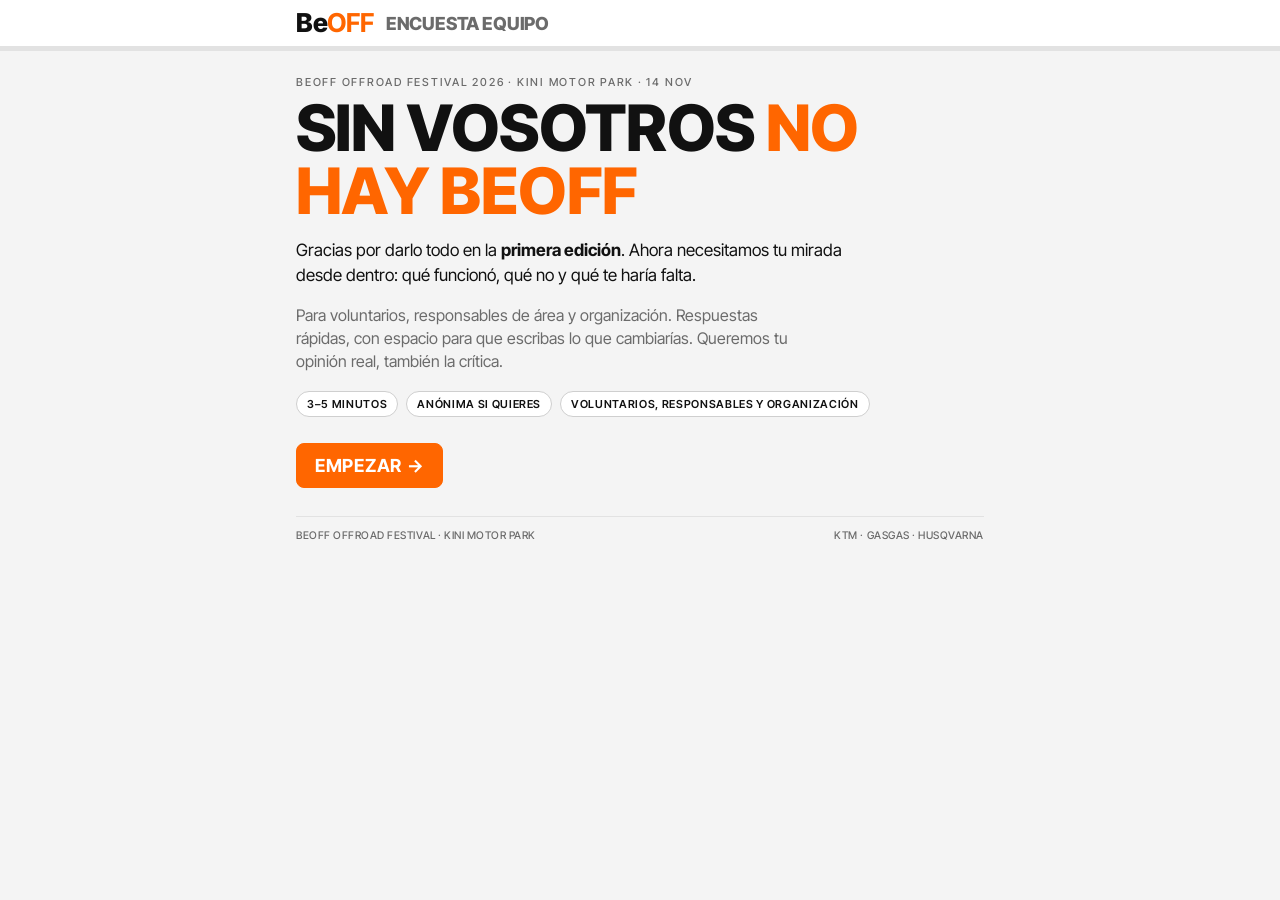
<file: encuesta-equipo/index.html>
<!DOCTYPE html>
<html lang="es"><head><meta charset="utf-8">
<meta name="viewport" content="width=device-width,initial-scale=1">
<title>BeOFF · Encuesta equipo 2026</title>
<meta name="robots" content="noindex,nofollow">
<link rel="preconnect" href="https://fonts.googleapis.com"><link rel="preconnect" href="https://fonts.gstatic.com" crossorigin>
<link rel="stylesheet" href="https://fonts.googleapis.com/css2?family=Inter+Tight:wght@400;500;600;700;800&display=swap">
<link rel="stylesheet" href="../assets/encuesta.css?v=3">
</head><body>
<header class="bar"><div class="in"><span class="wm" aria-label="BeOFF">Be<b>OFF</b></span><span class="nm"><em id="nm"></em></span><span class="st" id="st"></span></div><div class="prog"><i id="pg"></i></div></header>
<main id="app"></main>
<nav class="nav" id="nav" hidden><div class="in"><button type="button" id="back">← Atrás</button><span class="msg" id="msg" aria-live="polite"></span><button type="button" class="go" id="next">Siguiente →</button></div></nav>
<script>window.ENCUESTA = {"id":"voluntarios","short":"Encuesta equipo","title":"BeOFF · Encuesta equipo 2026","h1":"Sin vosotros <span>no hay BeOFF</span>","intro":["Gracias por darlo todo en la <b>primera edición</b>. Ahora necesitamos tu mirada desde dentro: qué funcionó, qué no y qué te haría falta.","Para voluntarios, responsables de área y organización. Respuestas rápidas, con espacio para que escribas lo que cambiarías. Queremos tu opinión real, también la crítica."],"facts":["3–5 minutos","Anónima si quieres","Voluntarios, responsables y organización"],"thanks":"Gracias,<br><span>equipo</span>","thanksText":"Tu opinión va directa a la próxima edición. Nos vemos en BeOFF.","steps":[{"k":"Tú","h":"Tu <span>puesto</span>","s":"Para entender desde dónde nos hablas.","q":[{"id":"rol","t":"¿Cuál era tu rol?","type":"ch","opts":["Voluntario/a","Responsable de área","Organización (KTM / dirección)"],"req":true,"branch":true},{"id":"area","t":"¿En qué área estuviste?","type":"mu","opts":["Inscripciones","Verificaciones técnicas","Enduro Test","Cross Test","Extreme Test","KIDS Race","Parque cerrado","Cronometraje","Expo / zona comercial","Podium y ambiente","Accesos y parking","Montaje / desmontaje","Foodtrucks","Media","Otra","Dirección / todo el evento"],"req":true},{"id":"dias","t":"¿Qué días estuviste?","type":"ch","opts":["Solo el sábado","Montaje + sábado","Todo (montaje, sábado y desmontaje)"]},{"id":"primera","t":"¿Era tu primera vez como voluntario/a en un evento?","type":"ch","opts":["Sí","No"]}]},{"k":"Antes","h":"Antes del <span>evento</span>","s":"La preparación y la información que recibiste.","q":[{"id":"info","t":"Información que recibiste antes del evento","type":"sc"},{"id":"web","t":"Web del equipo «¿Cuándo me toca?»","type":"sc"},{"id":"dossier","t":"Dossier de tu área (claro y útil)","type":"sc"},{"id":"briefing","t":"Briefing del día","type":"sc"},{"id":"llegada","t":"Al llegar, ¿sabías dónde ir y qué hacer?","type":"ch","opts":["Sí","Más o menos","No"]}]},{"k":"Durante","h":"Durante el <span>evento</span>","s":"Cómo fue tu día de trabajo.","q":[{"id":"org_area","t":"Organización de tu área","type":"sc"},{"id":"material","t":"Material de tu área","type":"ch","opts":["Estaba todo","Faltó algo","Faltó mucho"]},{"id":"comunicacion","t":"Comunicación con tu responsable y con dirección (radio, móvil)","type":"sc"},{"id":"carga","t":"Carga de trabajo","type":"ch","opts":["Poca","Justa","Mucha"]},{"id":"descansos","t":"Descansos, comida y bebida para el equipo","type":"sc"},{"id":"ropa","t":"Ropa y acreditación","type":"sc"},{"id":"seguridad","t":"Sensación de seguridad en tu puesto","type":"sc"},{"id":"incidencia","t":"¿Hubo algún problema en tu puesto que debamos saber?","type":"tx","h":"Opcional"}]},{"k":"Responsables","h":"Bloque <span>responsables</span>","s":"Tu crítica como responsable: lo que pasó de verdad en tu área.","show":["rol",["Responsable de área"]],"q":[{"id":"r_personal","t":"¿Tuviste personal suficiente?","type":"ch","opts":["Sí","Justo","No"]},{"id":"r_vol","t":"Preparación de los voluntarios de tu área","type":"sc"},{"id":"r_plan","t":"¿Se cumplió el plan del dossier?","type":"ch","opts":["Sí","Con cambios","No"]},{"id":"r_horarios","t":"¿Se cumplieron los horarios de tu área?","type":"ch","opts":["Sí","Retrasos leves","Retrasos importantes"]},{"id":"r_coord","t":"Coordinación con las otras áreas","type":"sc"},{"id":"r_direccion","t":"Apoyo de dirección cuando lo necesitaste","type":"sc"},{"id":"r_montaje","t":"Montaje y desmontaje de tu área","type":"sc"},{"id":"r_fallo","t":"¿Qué falló en tu área?","type":"tx"},{"id":"r_necesito","t":"¿Qué necesitas para la próxima edición? (personal, material, tiempo, espacio)","type":"tx"}]},{"k":"Organización","h":"Visión de <span>organización</span>","s":"Queremos tu crítica sincera. Lo que nos digas aquí decide cómo se plantea la próxima edición.","show":["rol",["Organización (KTM / dirección)"]],"q":[{"grp":"Cómo se hizo"},{"id":"o_planif","t":"Planificación y preparación previa","type":"sc"},{"id":"o_produccion","t":"Producción del evento (recinto, montaje, circuitos)","type":"sc"},{"id":"o_horarios","t":"Cumplimiento del programa y los horarios","type":"sc"},{"id":"o_incidencias","t":"Gestión de imprevistos e incidencias","type":"sc"},{"id":"o_coord","t":"Coordinación entre áreas y comunicación con dirección","type":"sc"},{"id":"o_equipo","t":"Equipo humano (responsables y voluntarios)","type":"sc"},{"grp":"Resultado"},{"id":"o_objetivos","t":"¿Se cumplieron los objetivos del evento?","type":"ch","opts":["Sí","En parte","No"]},{"id":"o_marca","t":"Imagen que transmitió de KTM, GASGAS y Husqvarna","type":"sc"},{"id":"o_formato","t":"¿Funciona el formato BeOFF tal como está?","type":"sc"},{"id":"o_prioridad","t":"Prioridades para la próxima edición","type":"mu","opts":["Más inscritos","Mejorar el formato","Más presencia de concesionarios","Más marcas y expo","Más público y ambiente","Comunicación y redes","Reducir costes","BeOFF Series en otras zonas"]},{"grp":"Tu crítica"},{"id":"o_cambiar","t":"¿Qué cambiarías de la organización?","type":"tx"},{"id":"o_formato_cambio","t":"¿Qué cambiarías del formato?","type":"tx"},{"id":"o_quitar","t":"¿Qué quitarías o no repetirías?","type":"tx","h":"Opcional"},{"id":"o_nofaltar","t":"¿Qué no puede faltar en la próxima edición?","type":"tx","h":"Opcional"}]},{"k":"El evento","h":"El evento <span>desde dentro</span>","s":"Tu visión del conjunto.","q":[{"id":"formato","t":"¿Funcionó el formato BeOFF?","type":"sc"},{"id":"flujo","t":"Flujo de los pilotos (de la inscripción a la pista)","type":"sc"},{"id":"ambiente","t":"Ambiente general","type":"sc"},{"id":"mejor","t":"Lo mejor del evento","type":"tx","h":"Opcional"},{"id":"peor","t":"Lo que más hay que mejorar","type":"tx","h":"Opcional"},{"id":"cambiar","t":"Si pudieras cambiar UNA cosa de la organización, ¿cuál sería?","type":"tx","h":"Opcional · aquí puedes ser directo"}]},{"k":"Futuro","h":"¿Repetimos?","s":"Queremos contar contigo.","q":[{"id":"trato","t":"Trato que recibiste de la organización","type":"sc"},{"id":"nps","t":"Del 0 al 10, ¿recomendarías a un amigo ser voluntario en BeOFF?","type":"nps"},{"id":"repetir","t":"¿Repetirías el año que viene?","type":"ch","opts":["Seguro","Probablemente","No"]},{"id":"viajar","t":"Si hubiera BeOFF Series en otras zonas, ¿irías?","type":"ch","opts":["Sí","Solo si es cerca","No"]},{"id":"mismo_area","t":"Para la próxima, ¿en qué área te gustaría estar?","type":"ch","opts":["La misma","Otra área","Me da igual"]},{"id":"nombre","t":"Tu nombre","type":"in","h":"Opcional · déjalo en blanco si prefieres que sea anónima"},{"id":"email","t":"Email, si quieres que te contemos para la próxima","type":"em","h":"Opcional"}]}]};</script>
<script src="../assets/encuesta.js?v=3"></script>
</body></html>
</file>
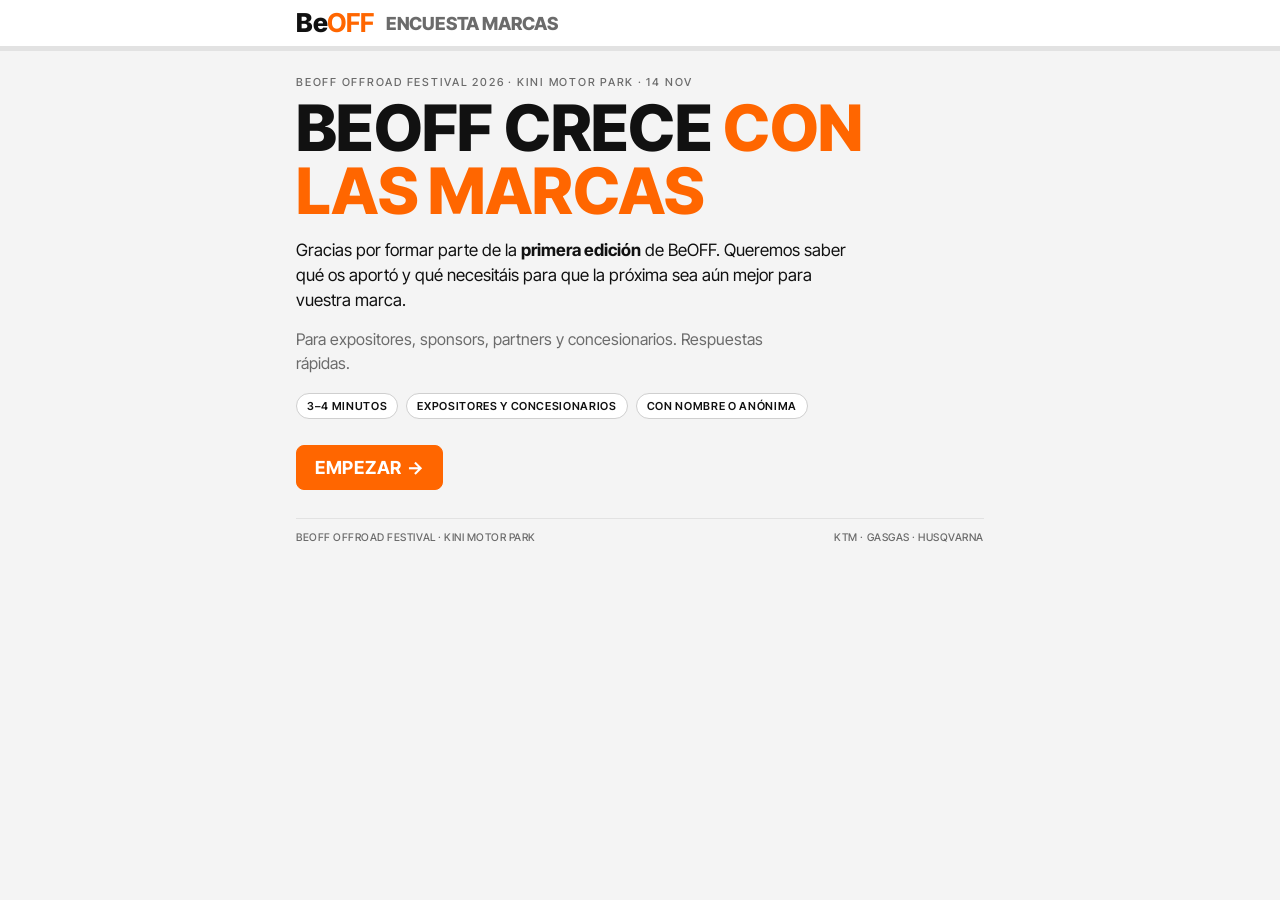
<file: encuesta-marcas/index.html>
<!DOCTYPE html>
<html lang="es"><head><meta charset="utf-8">
<meta name="viewport" content="width=device-width,initial-scale=1">
<title>BeOFF · Encuesta marcas 2026</title>
<meta name="robots" content="noindex,nofollow">
<link rel="preconnect" href="https://fonts.googleapis.com"><link rel="preconnect" href="https://fonts.gstatic.com" crossorigin>
<link rel="stylesheet" href="https://fonts.googleapis.com/css2?family=Inter+Tight:wght@400;500;600;700;800&display=swap">
<link rel="stylesheet" href="../assets/encuesta.css?v=3">
</head><body>
<header class="bar"><div class="in"><span class="wm" aria-label="BeOFF">Be<b>OFF</b></span><span class="nm"><em id="nm"></em></span><span class="st" id="st"></span></div><div class="prog"><i id="pg"></i></div></header>
<main id="app"></main>
<nav class="nav" id="nav" hidden><div class="in"><button type="button" id="back">← Atrás</button><span class="msg" id="msg" aria-live="polite"></span><button type="button" class="go" id="next">Siguiente →</button></div></nav>
<script>window.ENCUESTA = {"id":"marcas","short":"Encuesta marcas","title":"BeOFF · Encuesta marcas 2026","h1":"BeOFF crece <span>con las marcas</span>","intro":["Gracias por formar parte de la <b>primera edición</b> de BeOFF. Queremos saber qué os aportó y qué necesitáis para que la próxima sea aún mejor para vuestra marca.","Para expositores, sponsors, partners y concesionarios. Respuestas rápidas."],"facts":["3–4 minutos","Expositores y concesionarios","Con nombre o anónima"],"thanks":"Gracias por<br><span>estar</span>","thanksText":"Revisaremos todas las respuestas para preparar la próxima edición contigo.","steps":[{"k":"Tu marca","h":"Tu <span>marca</span>","s":"Quién eres y cómo participaste.","q":[{"id":"tipo","t":"¿Cómo participasteis en BeOFF?","type":"ch","opts":["Expositor zona comercial","Sponsor / partner","Concesionario KTM / GASGAS / Husqvarna","Proveedor de servicios","Otro"],"req":true,"branch":true},{"id":"empresa","t":"Nombre de la marca o empresa","type":"in","h":"Opcional"},{"id":"sector","t":"Sector","type":"ch","opts":["Motos","Equipamiento y ropa","Recambios y accesorios","Neumáticos","Bebida y alimentación","Servicios","Otro"]}]},{"k":"Antes","h":"Antes del <span>evento</span>","s":"Comunicación y preparación con la organización.","q":[{"id":"comunicacion","t":"Comunicación con la organización","type":"sc"},{"id":"info_montaje","t":"Información de montaje (horarios, accesos, ubicación)","type":"sc"},{"id":"plazos","t":"Plazos y facilidad para cerrar la participación","type":"sc"}]},{"k":"Espacio","h":"Montaje y <span>espacio</span>","s":"Vuestro sitio en el recinto.","q":[{"id":"acceso","t":"Acceso y montaje del stand","type":"sc"},{"id":"ubicacion","t":"Ubicación de vuestro espacio","type":"sc"},{"id":"tamano","t":"Tamaño del espacio","type":"ch","opts":["Pequeño","Adecuado","Grande"]},{"id":"servicios","t":"Servicios del espacio (electricidad, agua, seguridad)","type":"sc"}]},{"k":"Resultado","h":"El <span>resultado</span>","s":"Qué os llevasteis del evento.","q":[{"id":"afluencia","t":"Afluencia de público en vuestro espacio","type":"ch","opts":["Baja","Media","Alta"]},{"id":"publico","t":"¿Era vuestro público objetivo?","type":"ch","opts":["Sí","En parte","No"]},{"id":"visibilidad","t":"Visibilidad de vuestra marca en el evento","type":"sc"},{"id":"contactos","t":"Calidad de los contactos que hicisteis","type":"sc"},{"id":"ventas","t":"Ventas, pedidos o leads","type":"ch","opts":["Ninguno","Algunos","Bastantes","Muchos"]},{"grp":"Concesionarios","show":["tipo",["Concesionario KTM / GASGAS / Husqvarna"]]},{"id":"c_clientes","t":"¿Cuántos clientes vuestros vinieron a correr?","type":"ch","opts":["Ninguno","1–5","6–15","Más de 15"],"show":["tipo",["Concesionario KTM / GASGAS / Husqvarna"]]},{"id":"c_fidelizar","t":"Utilidad de BeOFF para vender y fidelizar clientes","type":"sc","show":["tipo",["Concesionario KTM / GASGAS / Husqvarna"]]},{"id":"c_material","t":"Material y apoyo para promocionar BeOFF en vuestra tienda","type":"sc","show":["tipo",["Concesionario KTM / GASGAS / Husqvarna"]]},{"id":"c_embajador","t":"¿Os gustaría ser embajadores de BeOFF en vuestra zona?","type":"ch","opts":["Sí","Quizá","No"],"show":["tipo",["Concesionario KTM / GASGAS / Husqvarna"]]}]},{"k":"Valor","h":"Valor y <span>futuro</span>","s":"Para decidir juntos la próxima edición.","q":[{"id":"expectativas","t":"El evento, respecto a vuestras expectativas…","type":"ch","opts":["Las superó","Las cumplió","Por debajo"]},{"id":"coste","t":"Relación coste-beneficio de participar","type":"sc"},{"id":"exclusivo","t":"Que sea exclusivo para clientes KTM, GASGAS y Husqvarna os parece…","type":"ch","opts":["Un acierto","Indiferente","Mejor abierto a todas las marcas"]},{"id":"nps","t":"Del 0 al 10, ¿recomendaríais participar en BeOFF a otra marca?","type":"nps"},{"id":"volver","t":"¿Volveríais en la próxima edición?","type":"ch","opts":["Seguro","Probablemente","No"]},{"id":"series","t":"¿Os interesaría estar en unas BeOFF Series por España?","type":"ch","opts":["Sí","Según la zona","No"]},{"id":"mejorar","t":"¿Qué cambiaríais de la organización o del formato?","type":"tx","h":"Opcional · aquí podéis ser directos"},{"id":"ideas","t":"Ideas o acciones que os gustaría hacer en la próxima edición","type":"tx","h":"Opcional"},{"id":"nombre","t":"Tu nombre","type":"in","h":"Opcional · déjalo en blanco si prefieres que sea anónima"},{"id":"email","t":"Email de contacto","type":"em","h":"Opcional · para hablar de la próxima edición"}]}]};</script>
<script src="../assets/encuesta.js?v=3"></script>
</body></html>
</file>
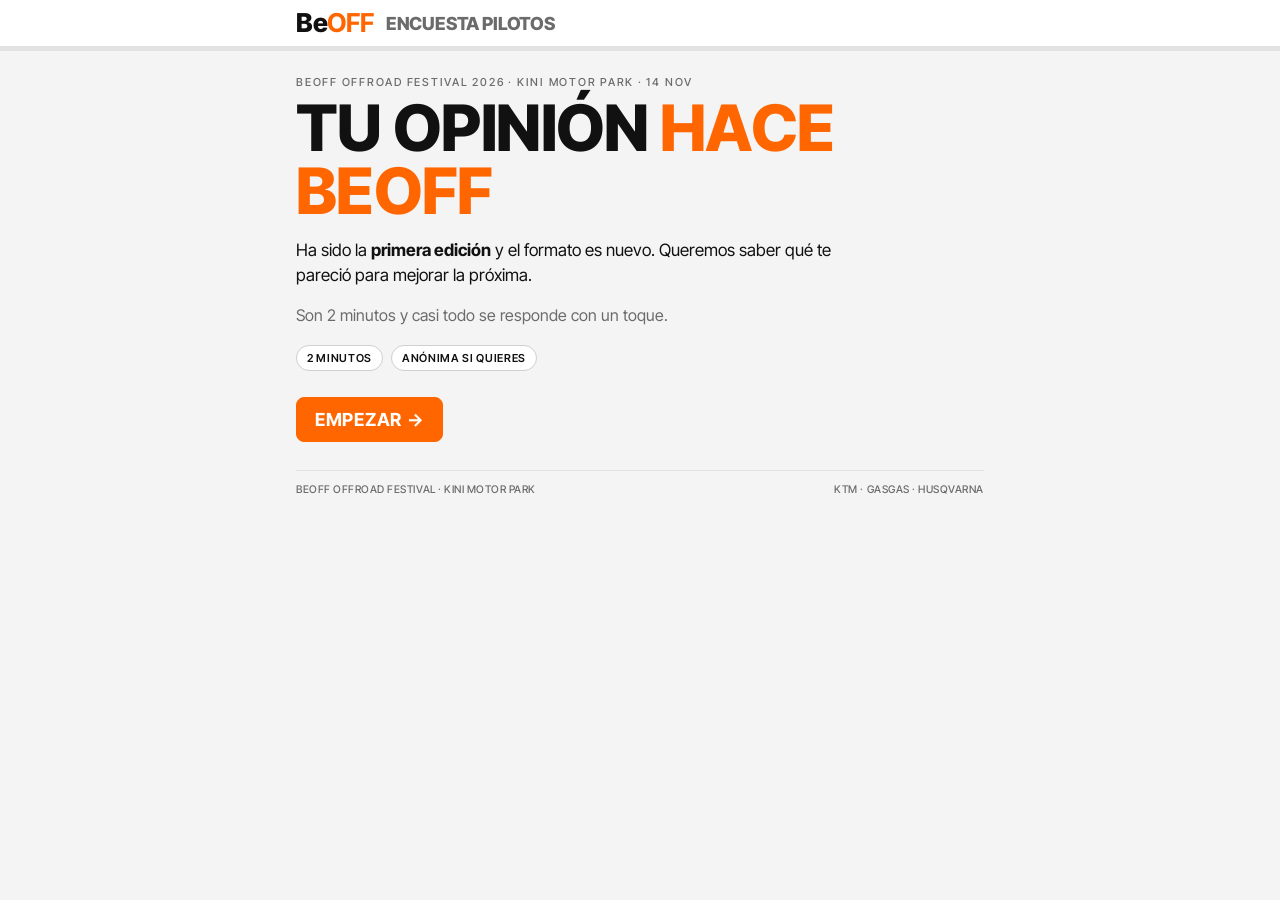
<file: encuesta-pilotos/index.html>
<!DOCTYPE html>
<html lang="es"><head><meta charset="utf-8">
<meta name="viewport" content="width=device-width,initial-scale=1">
<title>BeOFF · Encuesta pilotos 2026</title>
<meta name="robots" content="noindex,nofollow">
<link rel="preconnect" href="https://fonts.googleapis.com"><link rel="preconnect" href="https://fonts.gstatic.com" crossorigin>
<link rel="stylesheet" href="https://fonts.googleapis.com/css2?family=Inter+Tight:wght@400;500;600;700;800&display=swap">
<link rel="stylesheet" href="../assets/encuesta.css?v=3">
</head><body>
<header class="bar"><div class="in"><span class="wm" aria-label="BeOFF">Be<b>OFF</b></span><span class="nm"><em id="nm"></em></span><span class="st" id="st"></span></div><div class="prog"><i id="pg"></i></div></header>
<main id="app"></main>
<nav class="nav" id="nav" hidden><div class="in"><button type="button" id="back">← Atrás</button><span class="msg" id="msg" aria-live="polite"></span><button type="button" class="go" id="next">Siguiente →</button></div></nav>
<script>window.ENCUESTA = {"id":"inscritos","short":"Encuesta pilotos","title":"BeOFF · Encuesta pilotos 2026","h1":"Tu opinión <span>hace BeOFF</span>","intro":["Ha sido la <b>primera edición</b> y el formato es nuevo. Queremos saber qué te pareció para mejorar la próxima.","Son 2 minutos y casi todo se responde con un toque."],"facts":["2 minutos","Anónima si quieres"],"thanks":"Gracias,<br><span>rider</span>","thanksText":"Con lo que nos cuentas haremos mejor la próxima edición. Nos vemos en BeOFF.","steps":[{"k":"Tú","h":"Primero, <span>tú</span>","s":"Para saber desde dónde nos hablas.","q":[{"id":"categoria","t":"¿En qué categoría participaste?","type":"ch","opts":["FUN","PRO","KIDS"],"h":"Si respondes por un piloto KIDS, elige KIDS.","req":true,"branch":true},{"id":"marca","t":"¿Con qué moto?","type":"ch","opts":["KTM","GASGAS","Husqvarna"]},{"id":"origen","t":"¿Cómo te enteraste de BeOFF?","type":"ch","opts":["Mi concesionario","Redes sociales","Amigos / club","Web o email de la marca","Otro"]}]},{"k":"Formato","h":"El <span>formato</span>","s":"Es la parte que más nos importa.","q":[{"id":"f_entendido","t":"¿Tenías claro cómo funcionaba el formato antes de llegar?","type":"ch","opts":["Sí, del todo","Más o menos","No"]},{"id":"f1_ritmo","t":"Flujo y ritmo de la mañana (rodar libre en los 3 circuitos)","type":"sc","show":["categoria",["FUN","PRO"]]},{"id":"f1_rodaje","t":"¿Pudiste rodar todo lo que querías?","type":"ch","opts":["Menos de lo que quería","Lo justo","Más que suficiente"]},{"id":"f1_mezcla","t":"En pista, ¿te molestaron pilotos de otro nivel?","type":"ch","opts":["Nunca","Alguna vez","A menudo"],"show":["categoria",["FUN","PRO"]]},{"id":"f2_carreras","t":"Carreras de la tarde","type":"sc","show":["categoria",["PRO"]]},{"id":"hot_seat","t":"¿Te enteraste de que había un «Hot Seat», donde se sentaba el piloto más rápido del momento?","type":"ch","opts":["Sí","No"]},{"id":"show_final","t":"¿Te gustó ver o competir en una manga de 6 pilotos como show final del evento?","type":"sc"},{"id":"f_global","t":"Nota global al formato BeOFF","type":"sc"},{"id":"f_cambio","t":"Si pudieras cambiar UNA cosa del formato, ¿cuál sería?","type":"tx","h":"Opcional"}]},{"k":"Circuitos","h":"Los <span>circuitos</span>","s":"Qué te parecieron los tres trazados.","show":["categoria",["FUN","PRO"]],"q":[{"id":"ct_nota","t":"Cross","type":"sc"},{"id":"et_nota","t":"Enduro","type":"sc"},{"id":"xt_nota","t":"Extreme","type":"sc"},{"id":"dif","t":"Dificultad de los circuitos para tu nivel","type":"ch","opts":["Fácil","Justa","Difícil"]},{"id":"esp_seguridad","t":"Sensación de seguridad en pista","type":"sc"}]},{"k":"KIDS","h":"BeOFF <span>KIDS</span>","s":"Para padres, madres y tutores.","show":["categoria",["KIDS"]],"q":[{"id":"k_org","t":"Organización de la carrera KIDS","type":"sc"},{"id":"k_seg","t":"Sensación de seguridad para tu hijo/a","type":"sc"},{"id":"k_rodaje","t":"Tiempo de rodaje que tuvo","type":"ch","opts":["Poco","Justo","Mucho"]},{"id":"k_disfrute","t":"¿Lo disfrutó?","type":"ch","opts":["Muchísimo","Bastante","Poco"]}]},{"k":"Inscripción","h":"Inscripción y <span>cierre</span>","s":"Lo último, y ya estás.","q":[{"id":"ins_online","t":"Inscripción online (web, pago, datos)","type":"sc"},{"id":"fede","t":"Trámite de la licencia y el seguro con la federación","type":"sc"},{"id":"info_previa","t":"Información que recibiste antes del evento","type":"sc"},{"id":"precio","t":"Relación calidad-precio","type":"sc"},{"id":"nps","t":"Del 0 al 10, ¿recomendarías BeOFF a un amigo?","type":"nps"},{"id":"volver","t":"¿Volverías el año que viene?","type":"ch","opts":["Seguro","Probablemente","Depende","No"]},{"id":"mejorar","t":"¿Qué mejorarías?","type":"tx","h":"Opcional · aquí puedes ser directo"},{"id":"nombre","t":"Tu nombre","type":"in","h":"Opcional · déjalo en blanco si prefieres que sea anónima"},{"id":"email","t":"Email, si quieres que te avisemos de la próxima edición","type":"em","h":"Opcional"}]}]};</script>
<script src="../assets/encuesta.js?v=3"></script>
</body></html>
</file>
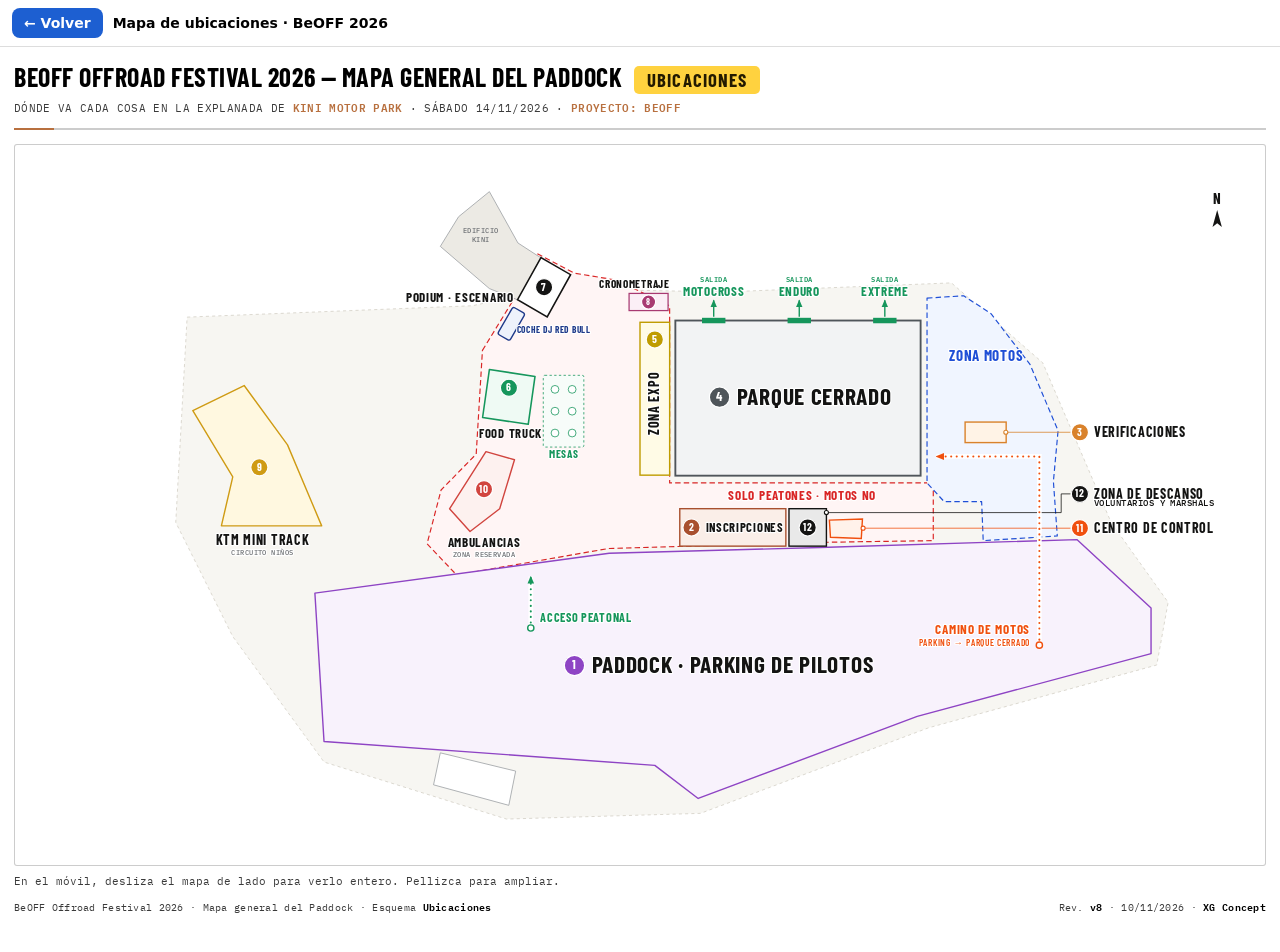
<file: mapa/index.html>
<!doctype html><html lang="es"><head><meta charset="utf-8"><meta name="viewport" content="width=device-width,initial-scale=1"><meta name="robots" content="noindex"><title>Mapa de ubicaciones · BeOFF 2026</title>
<link href="https://fonts.googleapis.com/css2?family=IBM+Plex+Sans:wght@400;500;600&family=IBM+Plex+Mono:wght@400;500;600&display=swap" rel="stylesheet">
<style>
@font-face{font-family:'Barlow Condensed';font-style:normal;font-weight:600;font-display:block;src:url([data-uri]) format('woff2')}
@font-face{font-family:'Barlow Condensed';font-style:normal;font-weight:700;font-display:block;src:url([data-uri]) format('woff2')}

  :root{--bg:#ffffff;--panel:#ffffff;--ink:#000000;--sub:#3a3a3a;--hair:rgba(0,0,0,.20);--orange:#b8703f}
  *{box-sizing:border-box}
  html,body{margin:0;background:var(--bg);color:var(--ink);font-family:"IBM Plex Sans",Arial,sans-serif}
  #wrap{padding:14px 14px 28px;max-width:1980px}
  h1{font-family:"Barlow Condensed",Arial,sans-serif;text-transform:uppercase;letter-spacing:.02em;font-weight:700;font-size:26px;margin:0 0 3px}
  .sub{font-family:"IBM Plex Mono",monospace;font-size:11px;letter-spacing:.03em;color:var(--sub);margin:0 0 12px;text-transform:uppercase}
  .sub b{color:var(--orange);font-weight:600}
  .rule{height:2px;background:linear-gradient(90deg,var(--orange) 0%,var(--orange) 40px,var(--hair) 40px);margin-bottom:14px}
  #stage-frame{position:relative;border:1px solid var(--hair);border-radius:3px;background:var(--panel);padding:1px}
  #stage{overflow:auto;-webkit-overflow-scrolling:touch}
  #stage svg{width:100%;min-width:900px;height:auto;display:block}

  .esq-tag{display:inline-block;vertical-align:middle;margin-left:12px;font-family:"Barlow Condensed",Arial Narrow,Arial,sans-serif;font-weight:800;font-size:.72em;letter-spacing:.06em;text-transform:uppercase;background:#ffd23f;color:#231a00;border-radius:5px;padding:2px 13px 3px}
  .hint{font-family:"IBM Plex Mono",monospace;font-size:10.5px;color:var(--sub);margin:8px 0 0}
  .titleblock{margin-top:9px;display:flex;justify-content:space-between;gap:16px;flex-wrap:wrap;font-family:"IBM Plex Mono",monospace;font-size:9.5px;color:var(--sub);letter-spacing:.03em}
  .titleblock b{color:var(--ink);font-weight:600}
</style></head><body style="margin:0"><div style="position:sticky;top:0;z-index:99;background:#fff;padding:8px 12px;border-bottom:1px solid #ddd;display:flex;gap:10px;align-items:center;font:700 14px system-ui"><a href="../cuando-me-toca/" style="background:#1d5fd1;color:#fff;text-decoration:none;padding:7px 12px;border-radius:8px">← Volver</a>Mapa de ubicaciones · BeOFF 2026</div>
<div id="wrap">
<h1>BeOFF Offroad Festival 2026 — Mapa general del Paddock<span class="esq-tag">Ubicaciones</span></h1>
<p class="sub">Dónde va cada cosa en la explanada de <b>Kini Motor Park</b> · sábado 14/11/2026 · <b>Proyecto: BeOFF</b></p>
<div class="rule"></div>
  <div id="stage-frame">
    <div id="stage"></div>
  </div>
<p class="hint">En el móvil, desliza el mapa de lado para verlo entero. Pellizca para ampliar.</p>
<p class="titleblock"><span>BeOFF Offroad Festival 2026 · Mapa general del Paddock · Esquema <b>Ubicaciones</b></span><span>Rev. <b>v8</b> · 10/11/2026 · <b>XG Concept</b></span></p>
</div>
<script>
(function(){
var CFG={K:1.4625,W:1600,H:920};
var CUR='base';var K=CFG.K,NS='http://www.w3.org/2000/svg';
var svg=document.createElementNS(NS,'svg');svg.setAttribute('viewBox','0 0 '+CFG.W+' '+CFG.H);svg.setAttribute('xmlns',NS);
document.getElementById('stage').appendChild(svg);
function el(n,a,t){var e=document.createElementNS(NS,n);e.setAttribute('data-k',CUR);for(var k in a)e.setAttribute(k,a[k]);if(t!=null)e.textContent=t;svg.appendChild(e);return e;}
function P(pts){return pts.map(function(p){return (p[0]*K).toFixed(1)+','+(p[1]*K).toFixed(1)}).join(' ');}
var INK='#141413',SUB='#6b6e72',OR='#f0500f',GR='#16965c';
var DISP="'Barlow Condensed','Arial Narrow',sans-serif",MONO="'IBM Plex Mono',monospace";
function T(x,y,s,o){o=o||{};return el('text',{x:x,y:y,'font-family':o.mono?MONO:DISP,'font-size':(o.size||15)*1.2,'font-weight':o.w||(o.mono?500:700),fill:o.fill||INK,'text-anchor':o.anchor||'middle','letter-spacing':o.mono?'.6':'.9',stroke:o.nohalo?'none':'#ffffff','stroke-width':o.nohalo?0:3,'paint-order':'stroke','stroke-linejoin':'round'},s);}
function badge(x,y,n,col,r){r=r||11;el('circle',{cx:x,cy:y,r:r,fill:col||INK,stroke:'#fff','stroke-width':1.5});T(x,y+4.4,n,{size:r*1.08,fill:'#fff',nohalo:true});}
function lab(x,y,n,col,s,size){badge(x,y,n,col);T(x+18,y+6.2,s,{size:size||15,anchor:'start'});}
el('rect',{x:0,y:0,width:CFG.W,height:CFG.H,fill:'#ffffff'});
el('polygon',{points:P([[150,150],[400,140],[470,125],[620,128],[820,120],[900,190],[960,330],[1010,400],[1000,455],[800,510],[600,585],[430,590],[270,540],[190,430],[140,330]]),fill:'#f7f6f2',stroke:'#d2cec4','stroke-width':1,'stroke-dasharray':'4 4'});
var d=el('defs',{});
d.innerHTML='<marker id="ao" viewBox="0 0 10 10" refX="9" refY="5" markerUnits="userSpaceOnUse" markerWidth="11" markerHeight="11" orient="auto"><path d="M0,0.8L10,5L0,9.2z" fill="'+OR+'"/></marker><marker id="ag" viewBox="0 0 10 10" refX="9" refY="5" markerUnits="userSpaceOnUse" markerWidth="10" markerHeight="10" orient="auto"><path d="M0,0.8L10,5L0,9.2z" fill="'+GR+'"/></marker>';
// leader: recta, con codo a 90º y punto exacto en el origen
function lead(pts,col){el('polyline',{points:pts.map(function(p){return p.join(',')}).join(' '),fill:'none',stroke:col,'stroke-width':1,'stroke-linejoin':'miter'});el('circle',{cx:pts[0][0],cy:pts[0][1],r:2.6,fill:'#fff',stroke:col,'stroke-width':1.4});}
// flujo: tramos rectos, puntos redondos equidistantes, nodo de origen y flecha fina
function flow(pts,col,mk){var dd='M '+pts.map(function(p){return p.join(' ')}).join(' L ');
 el('path',{d:dd,fill:'none',stroke:'#fff','stroke-width':6,'stroke-linejoin':'miter'});
 el('path',{d:dd,fill:'none',stroke:col,'stroke-width':2.6,'stroke-dasharray':'0.1 7','stroke-linecap':'round','stroke-linejoin':'miter','marker-end':'url(#'+mk+')'});
 el('circle',{cx:pts[0][0],cy:pts[0][1],r:4,fill:'#fff',stroke:col,'stroke-width':1.8});}
CUR='zr';el('polygon',{points:'598,262 636,200 668,138 716,163 770,172 838,205 838,432 1176,432 1176,506 1040,508 760,516 565,550 527,510 545,441 590,395',fill:'#fff5f5',stroke:'#d92626','stroke-width':1.5,'stroke-dasharray':'7 4','stroke-linejoin':'round'});
CUR='zb';el('polygon',{points:'1168,195 1215,192 1250,215 1300,280 1336,365 1330,430 1335,500 1240,506 1238,456 1190,456 1168,432',fill:'#f0f5ff',stroke:'#1f4fd6','stroke-width':1.5,'stroke-dasharray':'7 4','stroke-linejoin':'round'});
CUR='base';el('polygon',{points:P([[388,62],[415,40],[440,85],[460,98],[440,135],[415,125],[372,88]]),fill:'#eceae4',stroke:'#9a9da2','stroke-width':1});
T(596,112,'EDIFICIO',{mono:true,size:7.5,fill:SUB,nohalo:true});T(596,123,'KINI',{mono:true,size:7.5,fill:SUB,nohalo:true});
CUR='paddock';el('polygon',{points:P([[262,392],[520,357],[705,352],[930,345],[995,405],[995,445],[790,500],[598,572],[560,543],[270,522]]),fill:'#f8f2fc',stroke:'#8e44c4','stroke-width':1.8,'stroke-linejoin':'round'});
badge(716,666,'1','#8e44c4',13);T(738,676,'PADDOCK · PARKING DE PILOTOS',{size:25,anchor:'start'});
CUR='base';el('polygon',{points:P([[372,532],[438,548],[432,578],[366,560]]),fill:'#fff',stroke:'#9a9da2','stroke-width':1});
CUR='pc';el('rect',{x:578*K,y:153*K,width:215*K,height:136*K,fill:'#f2f3f4',stroke:'#4f555a','stroke-width':2.4});
[['MOTOCROSS',600],['ENDURO',675],['EXTREME',750]].forEach(function(c,i){CUR='ex'+i;var x=c[1]*K+17,y=153*K;
 el('rect',{x:x-15,y:y-3.5,width:30,height:7,fill:GR});
 el('line',{x1:x,y1:y-5,x2:x,y2:y-26,stroke:GR,'stroke-width':1.8,'marker-end':'url(#ag)'});
 T(x,y-50,'SALIDA',{mono:true,size:7.5,fill:GR,w:600});T(x,y-32,c[0],{size:14,fill:GR});});
CUR='pc';badge(902,322,'4','#4f555a',13);T(924,332,'PARQUE CERRADO',{size:25,anchor:'start'});
CUR='food';el('polygon',{points:P([[415,196],[455,202],[449,244],[409,238]]),fill:'#effaf4',stroke:GR,'stroke-width':2,'stroke-linejoin':'round'});
badge(632,310,'6',GR);T(634,374,'FOOD TRUCK',{size:13.5});CUR='dj';el('rect',{x:615,y:219,width:40,height:18,rx:3,fill:'#eef2fb',stroke:'#1f3a8a','stroke-width':1.8,transform:'rotate(-60 635 228)'});T(642,240,'COCHE DJ RED BULL',{size:10,anchor:'start',fill:'#1f3a8a'});
el('rect',{x:676,y:294,width:52,height:92,rx:2,fill:'#f7fcf9',stroke:GR,'stroke-width':1,'stroke-dasharray':'3 3'});
[[691,312],[713,312],[691,340],[713,340],[691,368],[713,368]].forEach(function(p){el('circle',{cx:p[0],cy:p[1],r:5,fill:'#fff',stroke:GR,'stroke-width':1});});
T(702,400,'MESAS',{size:12,fill:GR});
CUR='amb';el('polygon',{points:P([[412,268],[437,275],[424,318],[398,338],[380,318]]),fill:'#fdf1ef',stroke:'#d1453f','stroke-width':1.8,'stroke-linejoin':'round'});
badge(600,440,'10','#d1453f');T(600,514,'AMBULANCIAS',{size:14});T(600,527,'ZONA RESERVADA',{mono:true,size:8,fill:SUB});
CUR='pod';el('polygon',{points:'673,143 643,197 681,219 711,165',fill:'#fff',stroke:INK,'stroke-width':2,'stroke-linejoin':'miter'});
badge(677,181,'7',INK);T(638,200,'PODIUM · ESCENARIO',{size:14,anchor:'end'});
CUR='crono';el('rect',{x:786,y:189,width:50,height:22,fill:'#fbeff6',stroke:'#a83a72','stroke-width':1.6});
badge(811,200,'8','#a83a72',9);T(838,182,'CRONOMETRAJE',{size:12,anchor:'end'});
CUR='expo';el('rect',{x:800,y:226,width:38,height:196,fill:'#fffbe6',stroke:'#bf9c00','stroke-width':1.8}); badge(819,248,'5','#bf9c00'); T(819,335,'ZONA EXPO',{size:15}).setAttribute('transform','rotate(-90 819 330)');
CUR='insc';el('rect',{x:851,y:465,width:136,height:48,fill:'#faeee8',stroke:'#a8502f','stroke-width':1.8});
lab(866,489,'2','#a8502f','INSCRIPCIONES',13.5);
CUR='vol';el('rect',{x:991,y:465,width:48,height:48,fill:'#e9e9e9',stroke:INK,'stroke-width':1.8});
badge(1015,489,'12',INK);
CUR='cc';el('polygon',{points:P([[713,328],[742,327],[741,344],[714,343]]),fill:'#fff2ea',stroke:OR,'stroke-width':1.8});
CUR='verif';el('rect',{x:832*K,y:242*K,width:36*K,height:18*K,fill:'#fff3e6',stroke:'#d9822b','stroke-width':1.8});
CUR='mini';el('polygon',{points:P([[155,232],[200,210],[238,262],[268,333],[180,333],[190,290]]),fill:'#fff8e0',stroke:'#cf9b14','stroke-width':1.8,'stroke-linejoin':'round'});
badge(312,412,'9','#cf9b14');T(316,511,'KTM MINI TRACK',{size:15});T(316,524,'CIRCUITO NIÑOS',{mono:true,size:8,fill:SUB});
CUR='zr';T(1008,454,'SOLO PEATONES · MOTOS NO',{size:14,fill:'#d92626'});
CUR='zb';T(1244,276,'ZONA MOTOS',{size:16,fill:'#1f4fd6'});
// etiquetas exteriores: una columna alineada, guías a 90º
CUR='verif';lead([[1269,367],[1352,367]],'#d9822b');lab(1364,367,'3','#d9822b','VERIFICACIONES',15);
CUR='vol';lead([[1039,470],[1340,470],[1340,446],[1352,446]],INK);lab(1364,446,'12',INK,'ZONA DE DESCANSO',15);T(1382,462,'VOLUNTARIOS Y MARSHALS',{size:9.5,mono:true,anchor:'start'});
CUR='cc';lead([[1086,490],[1352,490]],OR);lab(1364,490,'11',OR,'CENTRO DE CONTROL',15);
// flujos
CUR='cam';flow([[1312,640],[1312,398],[1180,398]],OR,'ao');
T(1300,626,'CAMINO DE MOTOS',{size:14,fill:OR,anchor:'end'});T(1300,641,'PARKING → PARQUE CERRADO',{size:10,fill:OR,anchor:'end',w:600});
CUR='ped';flow([[660,618],[660,552]],GR,'ag');T(672,610,'ACCESO PEATONAL',{size:13,fill:GR,anchor:'start'});
CUR='base';T(1540,74,'N',{size:16});el('path',{d:'M1540 82 L1546 104 L1540 99 L1534 104 Z',fill:INK});
})();
</script></body></html>
</file>
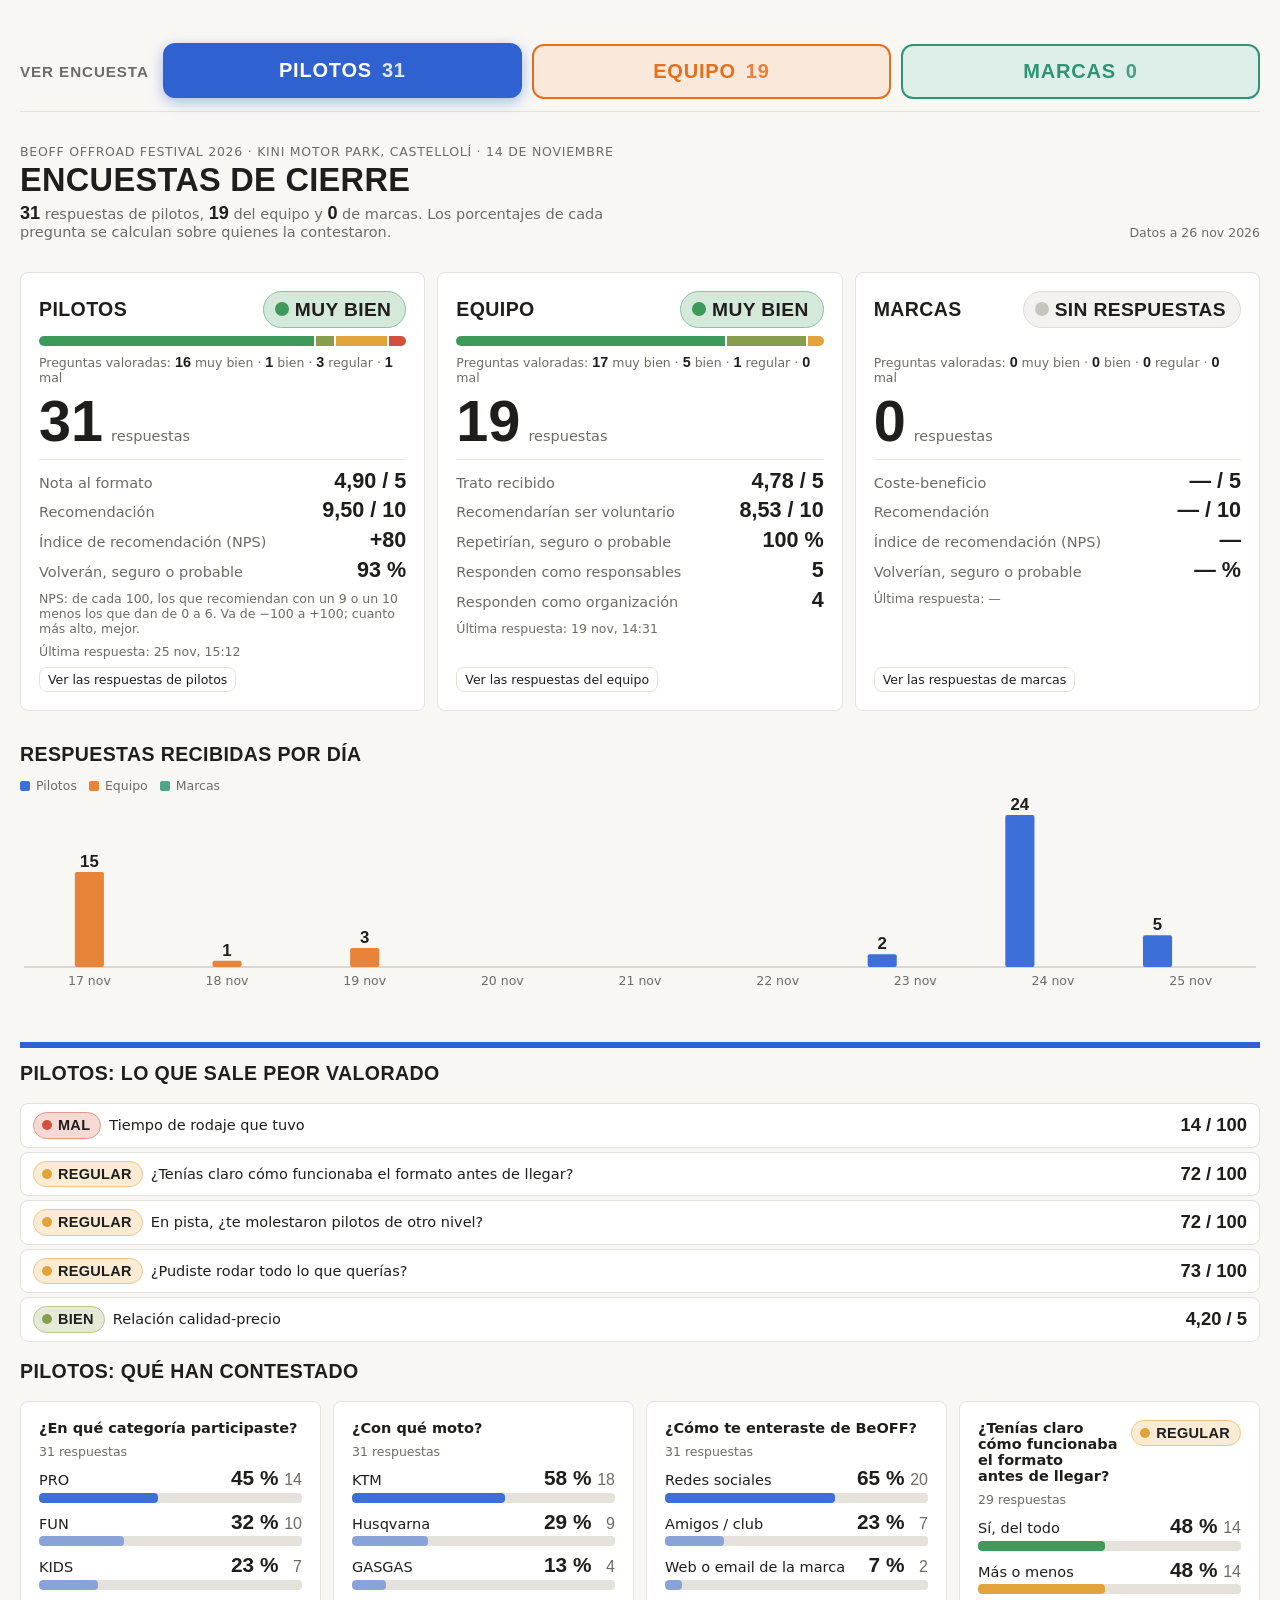
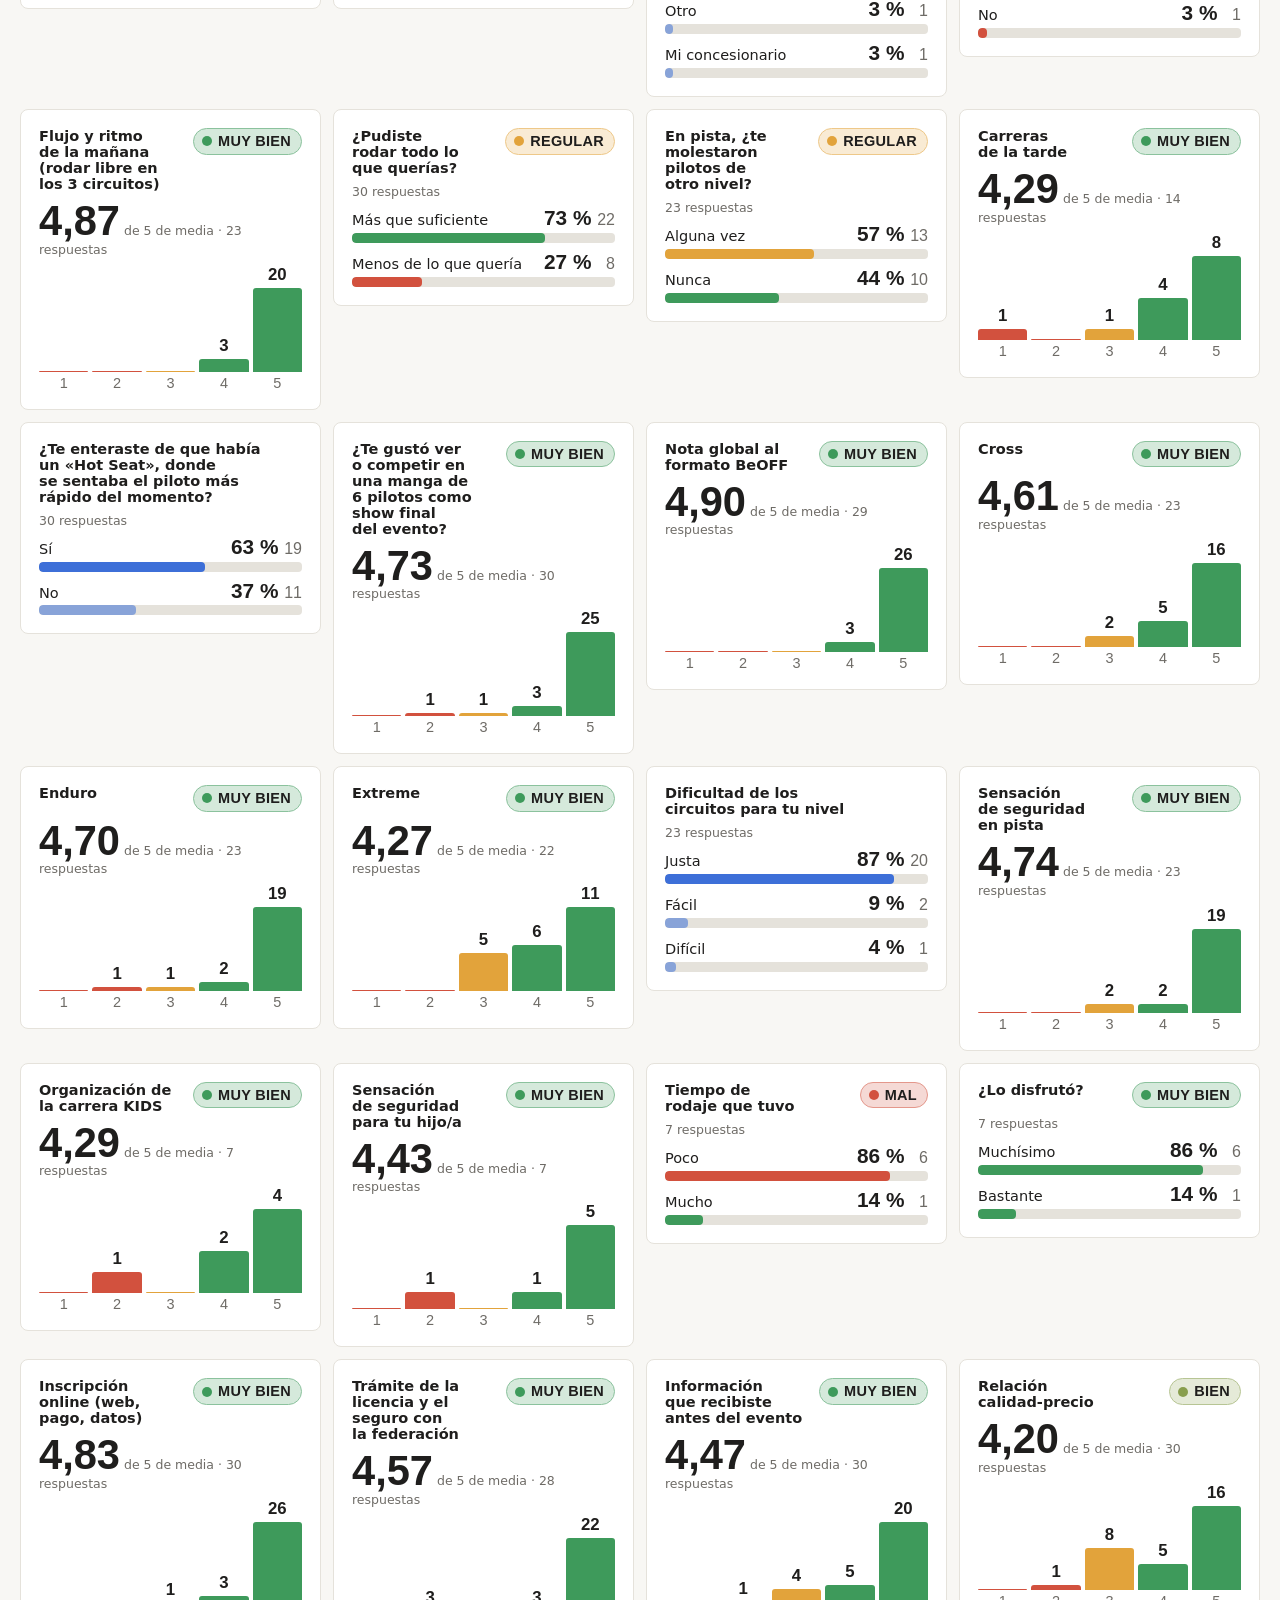
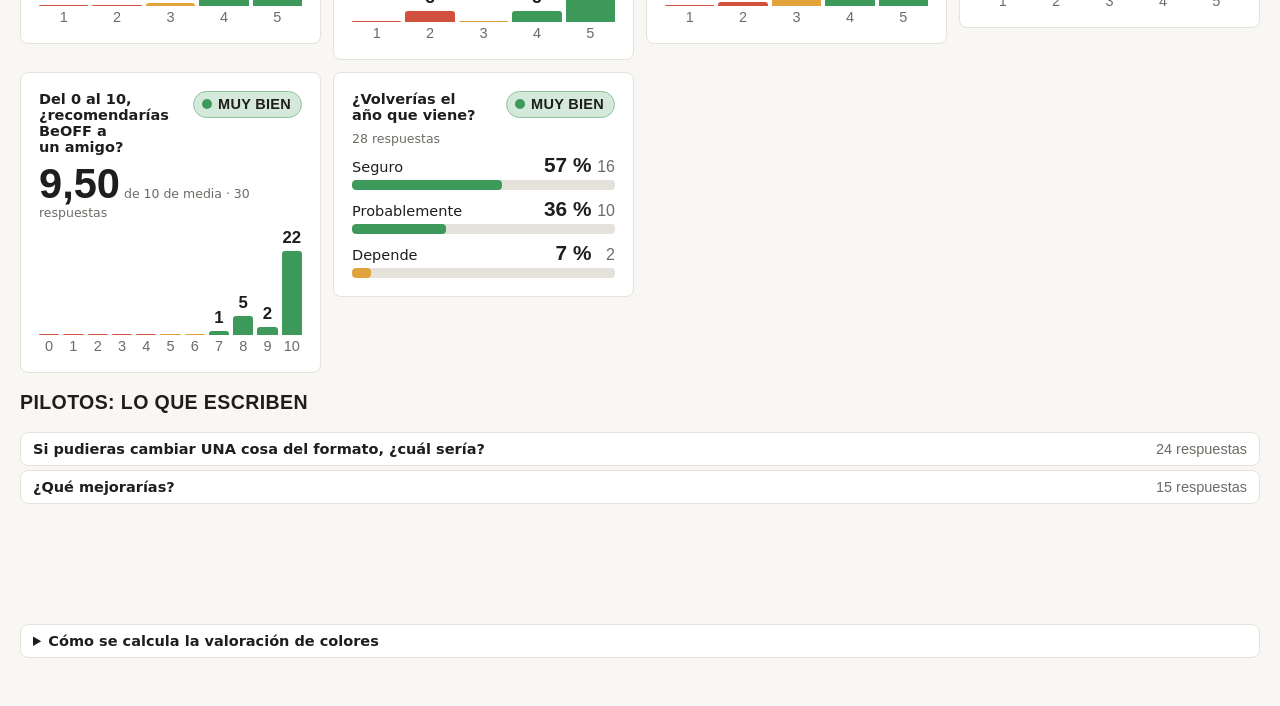
<file: resultados/index.html>
<!DOCTYPE html>
<html lang="es"><head><meta charset="utf-8"><meta name="viewport" content="width=device-width,initial-scale=1">
<meta name="robots" content="noindex"><title>BeOFF 2026 · Encuestas de cierre</title>
<style>
:root{--cds-gap-xs:4px;--cds-gap-sm:8px;--cds-gap-md:12px;--cds-gap-lg:18px;--cds-gap-xl:32px;--cds-pad-xs:4px;--cds-pad-sm:8px;--cds-pad-md:12px;--cds-pad-lg:18px;--cds-font-size-caption:12.5px;--cds-font-size-body:14.5px;--cds-font-size-heading:17px;--cds-font-size-title:26px;--cds-font-weight-medium:600;--cds-radius:8px;--color-fg:#1F1E1D;--color-fg-muted:#6E6B66;--color-bg:#F8F7F4;--color-panel:#FFFFFF;--color-border-line:#E5E2DB;--color-ok:#3E9A5B;--color-warn:#E2A33B;--color-bad:#D2513E;--cds-chart-muted:#C8C5BE;--cds-text-secondary:#6E6B66;--cds-chart-axis:#BDB9B0;--cds-surface-popover:#FFFFFF;--cds-border:#E5E2DB;--cds-shadow-popover:0 6px 20px rgba(0,0,0,.12)}
body{margin:0;background:var(--color-bg)}
.pagina{max-width:1240px;margin:0 auto;padding:32px 20px 48px}
.mb{--mb-texto:"Avenir Next","Segoe UI",system-ui,-apple-system,Roboto,"Helvetica Neue",Arial,sans-serif;--mb-cifra:"DIN Alternate",Bahnschrift,"Avenir Next Condensed","Roboto Condensed","Arial Narrow","Helvetica Neue",Arial,sans-serif;display:flex;flex-direction:column;gap:var(--cds-gap-xl);font-family:var(--mb-texto);font-size:var(--cds-font-size-body);color:var(--color-fg);min-width:0}
.mb-head{display:flex;flex-wrap:wrap;gap:var(--cds-gap-md);align-items:flex-end;justify-content:space-between}
.mb-head-t{display:flex;flex-direction:column;gap:var(--cds-gap-xs);min-width:0;flex:1 1 280px}
.mb-eyebrow{margin:0;font-size:var(--cds-font-size-caption);letter-spacing:.06em;text-transform:uppercase;color:var(--color-fg-muted)}
.mb-title{margin:0;font-family:var(--mb-cifra);font-weight:700;font-size:calc(var(--cds-font-size-title) * 1.25);line-height:1.1;letter-spacing:.01em;text-transform:uppercase;text-wrap:balance}
.mb-lead{margin:0;color:var(--color-fg-muted);max-width:65ch}
.mb-lead b{color:var(--color-fg);font-family:var(--mb-cifra);font-weight:700;font-size:1.25em;font-variant-numeric:tabular-nums}
.mb-fecha{margin:0;font-size:var(--cds-font-size-caption);color:var(--color-fg-muted);white-space:nowrap}
.mb-tab:focus-visible,.mb-ir:focus-visible,.mb-open-s:focus-visible{outline:2px solid var(--color-fg);outline-offset:2px}
.mb-h2{margin:0;font-family:var(--mb-cifra);font-size:calc(var(--cds-font-size-heading) * 1.15);font-weight:700;letter-spacing:.02em;text-transform:uppercase}
.mb-cards{display:grid;grid-template-columns:repeat(auto-fit,minmax(min(100%,230px),1fr));gap:var(--cds-gap-md)}
.mb-card{display:flex;flex-direction:column;gap:var(--cds-gap-sm);background:var(--color-panel);border:1px solid var(--color-border-line);border-radius:var(--cds-radius);padding:var(--cds-pad-lg);min-width:0}
.mb-big{margin:0;display:flex;align-items:baseline;gap:var(--cds-gap-sm);color:var(--color-fg-muted)}
.mb-big-n{font-family:var(--mb-cifra);font-weight:700;font-size:3.6rem;line-height:1;color:var(--color-fg);font-variant-numeric:tabular-nums}
.mb-dl{display:grid;grid-template-columns:1fr auto;gap:var(--cds-gap-xs) var(--cds-gap-md);margin:0;padding-top:var(--cds-pad-sm);border-top:1px solid var(--color-border-line);align-items:baseline}
.mb-dl dt{color:var(--color-fg-muted)}
.mb-dl dd{margin:0;text-align:right;font-family:var(--mb-cifra);font-weight:700;font-size:1.35rem;line-height:1.2;font-variant-numeric:tabular-nums}
.mb-foot{margin:0;font-size:var(--cds-font-size-caption);color:var(--color-fg-muted)}
.mb-ir{align-self:flex-start;font:inherit;font-size:var(--cds-font-size-caption);color:var(--color-fg);background:none;border:1px solid var(--color-border-line);border-radius:var(--cds-radius);padding:var(--cds-pad-xs) var(--cds-pad-sm);cursor:pointer;margin-top:auto}
.mb-bloque{display:flex;flex-direction:column;gap:var(--cds-gap-md);min-width:0}
.mb-ritmo{position:relative;min-height:232px}
.mb-svg-v{font-family:var(--mb-cifra);font-weight:700;font-size:1.05rem;fill:var(--color-fg);font-variant-numeric:tabular-nums}
.mb-svg-x{font-size:var(--cds-font-size-caption);fill:var(--cds-text-secondary)}
.mb-panel{display:flex;flex-direction:column;gap:var(--cds-gap-lg);min-width:0}
.mb-panel[hidden],.mb-tip[hidden]{display:none}
.mb-draw{position:relative;min-height:160px;min-width:0}
.mb-grid{display:grid;grid-template-columns:repeat(auto-fit,minmax(min(100%,300px),1fr));gap:var(--cds-gap-md);align-items:start}
.mb-q{display:flex;flex-direction:column;gap:var(--cds-gap-sm);background:var(--color-panel);border:1px solid var(--color-border-line);border-radius:var(--cds-radius);padding:var(--cds-pad-lg);min-width:0}
.mb-wide{grid-column:1/-1}
.mb-q-t{margin:0;font-size:var(--cds-font-size-body);font-weight:var(--cds-font-weight-medium);text-wrap:balance}
.mb-q-s{margin:0;font-size:var(--cds-font-size-caption);color:var(--color-fg-muted)}
.mb-media{font-family:var(--mb-cifra);font-weight:700;font-size:2.6rem;line-height:1;color:var(--color-fg);font-variant-numeric:tabular-nums}
.mb-bars{display:flex;flex-direction:column;gap:var(--cds-gap-sm)}
.mb-bar{display:flex;flex-direction:column;gap:3px}
.mb-bar-top{display:flex;justify-content:space-between;gap:var(--cds-gap-sm);align-items:baseline}
.mb-bar-lab{min-width:0;overflow-wrap:anywhere}
.mb-bar-val{white-space:nowrap;font-variant-numeric:tabular-nums;display:flex;gap:var(--cds-gap-xs);align-items:baseline}
.mb-bar-val b{font-family:var(--mb-cifra);font-weight:700;font-size:1.3rem;line-height:1.1}
.mb-bar-val small{color:var(--color-fg-muted);font-family:var(--mb-cifra);font-size:1rem;min-width:2.2ch;text-align:right}
.mb-track{height:10px;border-radius:4px;background:var(--color-border-line);overflow:hidden}
.mb-fill{height:100%;border-radius:4px;min-width:2px}
.mb-hist{display:flex;align-items:flex-end;gap:4px;min-height:120px}
.mb-hcol{flex:1 1 0;display:flex;flex-direction:column;justify-content:flex-end;align-items:center;gap:3px;min-width:0}
.mb-hn{font-family:var(--mb-cifra);font-weight:700;font-size:1.05rem;font-variant-numeric:tabular-nums;min-height:1em}
.mb-hbar{width:100%;border-radius:3px 3px 0 0;flex:0 0 auto}
.mb-hx{font-family:var(--mb-cifra);font-size:var(--cds-font-size-body);color:var(--cds-text-secondary);font-variant-numeric:tabular-nums}
.mb-ley{display:flex;flex-wrap:wrap;gap:var(--cds-gap-xs) var(--cds-gap-md);font-size:var(--cds-font-size-caption);color:var(--cds-text-secondary)}
.mb-ley-i{display:inline-flex;align-items:center;gap:6px}
.mb-sw{display:inline-block;width:10px;height:10px;border-radius:2px}
.mb-mat{display:flex;flex-direction:column;gap:var(--cds-gap-sm)}
.mb-mat-r{display:grid;grid-template-columns:minmax(0,15rem) minmax(0,1fr) 4.2rem 8.2rem;gap:var(--cds-gap-sm);align-items:center}
.mb-mat-l{overflow-wrap:anywhere}
.mb-mat-p{text-align:right;font-family:var(--mb-cifra);font-weight:700;font-size:1.3rem;font-variant-numeric:tabular-nums}
.mb-stack{display:flex;height:20px;border-radius:4px;overflow:hidden;background:var(--color-border-line)}
.mb-seg{display:block;height:100%;min-width:1px}
.mb-seg+.mb-seg{box-shadow:-1px 0 0 var(--color-panel)}
.mb-opens{display:flex;flex-direction:column;gap:var(--cds-gap-xs)}
.mb-open{background:var(--color-panel);border:1px solid var(--color-border-line);border-radius:var(--cds-radius)}
.mb-open-s{cursor:pointer;padding:var(--cds-pad-sm) var(--cds-pad-md);display:flex;justify-content:space-between;gap:var(--cds-gap-md);align-items:baseline}
.mb-open-q{min-width:0;font-weight:var(--cds-font-weight-medium)}
.mb-open-n{white-space:nowrap;font-family:var(--mb-cifra);font-size:var(--cds-font-size-body);color:var(--color-fg-muted);font-variant-numeric:tabular-nums}
.mb-open-l{margin:0;padding:0 var(--cds-pad-md) var(--cds-pad-md) calc(var(--cds-pad-md) + 1.1em);display:flex;flex-direction:column;gap:var(--cds-gap-sm);max-height:480px;overflow-y:auto}
.mb-open-l li{overflow-wrap:anywhere;white-space:pre-line}
.mb-open-who{display:block;margin-top:2px;font-size:var(--cds-font-size-caption);color:var(--color-fg-muted);white-space:normal}
.mb-nota{margin:0;color:var(--color-fg-muted)}
.mb-n-muy_bien{--mb-c:var(--color-ok)}
.mb-n-bien{--mb-c:color-mix(in srgb,var(--color-ok) 55%,var(--color-warn))}
.mb-n-regular{--mb-c:var(--color-warn)}
.mb-n-mal{--mb-c:var(--color-bad)}
.mb-n-pocas{--mb-c:var(--cds-chart-muted)}
.mb-ver{display:inline-flex;align-items:center;gap:6px;white-space:nowrap;font-family:var(--mb-cifra);font-weight:700;font-size:var(--cds-font-size-body);line-height:1;letter-spacing:.02em;text-transform:uppercase;color:var(--color-fg);padding:5px 10px 5px 8px;border-radius:999px;background:color-mix(in srgb,var(--mb-c) 22%,var(--color-panel));border:1px solid color-mix(in srgb,var(--mb-c) 60%,var(--color-panel))}
.mb-ver::before{content:"";width:10px;height:10px;border-radius:50%;background:var(--mb-c);flex:0 0 auto}
.mb-ver-g{font-size:1.2rem;padding:8px 14px 8px 11px;align-self:flex-start}
.mb-ver-g::before{width:14px;height:14px}
.mb-card-h{display:flex;flex-wrap:wrap;justify-content:space-between;align-items:center;gap:var(--cds-gap-sm)}
.mb-sem{display:flex;gap:2px;height:10px;border-radius:5px;overflow:hidden;min-height:10px}
.mb-sem-s{flex:1 1 0;background:var(--mb-c);min-width:4px}
.mb-sem-t{margin:0;font-size:var(--cds-font-size-caption);color:var(--color-fg-muted)}
.mb-sem-t b{font-family:var(--mb-cifra);font-size:1.15em;color:var(--color-fg);font-variant-numeric:tabular-nums}
.mb-q-h{display:flex;justify-content:space-between;align-items:flex-start;gap:var(--cds-gap-sm)}
.mb-q-h .mb-q-t{min-width:0}
.mb-al{list-style:none;margin:0;padding:0;display:flex;flex-direction:column;gap:var(--cds-gap-xs)}
.mb-al-i{display:grid;grid-template-columns:auto minmax(0,1fr) auto;gap:var(--cds-gap-sm);align-items:center;background:var(--color-panel);border:1px solid var(--color-border-line);border-radius:var(--cds-radius);padding:var(--cds-pad-sm) var(--cds-pad-md)}
.mb-al-q{min-width:0;overflow-wrap:anywhere}
.mb-al-n{font-family:var(--mb-cifra);font-weight:700;font-size:1.15rem;font-variant-numeric:tabular-nums;white-space:nowrap}
.mb-alertas{min-height:60px}
.mb-mat-v{display:flex;justify-content:flex-end}
.mb-como{background:var(--color-panel);border:1px solid var(--color-border-line);border-radius:var(--cds-radius)}
.mb-como-s{cursor:pointer;padding:var(--cds-pad-sm) var(--cds-pad-md);font-weight:var(--cds-font-weight-medium)}
.mb-como-p{margin:0;padding:0 var(--cds-pad-md) var(--cds-pad-md);color:var(--color-fg-muted);max-width:75ch}
.mb-como-p b{color:var(--color-fg);font-family:var(--mb-cifra)}
.mb-tip{position:absolute;z-index:5;pointer-events:none;max-width:260px;background:var(--cds-surface-popover);border:1px solid var(--cds-border);box-shadow:var(--cds-shadow-popover);border-radius:var(--cds-radius);padding:var(--cds-pad-xs) var(--cds-pad-sm);font-size:var(--cds-font-size-caption);color:var(--color-fg)}
@media (max-width:560px){
  .mb-mat-r{grid-template-columns:minmax(0,1fr) 4.2rem auto}
  .mb-al-i{grid-template-columns:auto minmax(0,1fr)}
  .mb-al-q{grid-column:1/-1;grid-row:2}
  .mb-mat-l{grid-column:1/-1}
}

.mb-tabs{position:sticky;top:0;z-index:20;display:flex;flex-wrap:wrap;align-items:center;gap:10px;padding:12px 0;background:var(--color-bg);border-bottom:1px solid var(--color-border-line)}
.mb-tabs-t{font-family:var(--mb-cifra);font-weight:700;font-size:.95rem;letter-spacing:.06em;text-transform:uppercase;color:var(--color-fg-muted);margin-right:4px}
.mb-tab{--t:#1F1E1D;flex:1 1 160px;justify-content:center;font:inherit;font-family:var(--mb-cifra);font-weight:700;font-size:1.25rem;letter-spacing:.04em;text-transform:uppercase;color:var(--t);background:color-mix(in srgb,var(--t) 16%,var(--color-panel));border:2px solid var(--t);border-radius:12px;padding:14px 22px;cursor:pointer;white-space:nowrap;display:flex;gap:10px;align-items:baseline;transition:background .15s,color .15s,transform .15s}
.mb-tab[data-tab="inscritos"]{--t:#2F62D0}
.mb-tab[data-tab="voluntarios"]{--t:#E2701F}
.mb-tab[data-tab="marcas"]{--t:#2F9374}
.mb-tab:hover{background:color-mix(in srgb,var(--t) 30%,var(--color-panel))}
.mb-tab[aria-selected="true"]{background:var(--t);color:#fff;box-shadow:0 4px 14px color-mix(in srgb,var(--t) 40%,transparent);transform:translateY(-1px)}
.mb-tab-n{font-variant-numeric:tabular-nums;opacity:.85}
.mb-panel{border-top:6px solid var(--t,transparent);padding-top:14px}
#inscritos{--t:#2F62D0}#voluntarios{--t:#E2701F}#marcas{--t:#2F9374}

</style></head><body><div class="pagina">
<div class="mb">
  <nav class="mb-tabs" id="pestanas" role="tablist" aria-label="Encuesta que se muestra"><span class="mb-tabs-t">Ver encuesta</span>
    <button type="button" class="mb-tab" role="tab" data-tab="inscritos" aria-selected="true" aria-controls="inscritos" id="pestana-inscritos">Pilotos <span class="mb-tab-n" data-draw="kpi" data-source="ins_kpis" data-field="respuestas">—</span></button>
    <button type="button" class="mb-tab" role="tab" data-tab="voluntarios" aria-selected="false" aria-controls="voluntarios" id="pestana-voluntarios" tabindex="-1">Equipo <span class="mb-tab-n" data-draw="kpi" data-source="vol_kpis" data-field="respuestas">—</span></button>
    <button type="button" class="mb-tab" role="tab" data-tab="marcas" aria-selected="false" aria-controls="marcas" id="pestana-marcas" tabindex="-1">Marcas <span class="mb-tab-n" data-draw="kpi" data-source="mar_kpis" data-field="respuestas">—</span></button>
  </nav>
  <header class="mb-head" id="cabecera">
    <div class="mb-head-t">
      <p class="mb-eyebrow">BeOFF Offroad Festival 2026 · Kini Motor Park, Castellolí · 14 de noviembre</p>
      <h1 class="mb-title">Encuestas de cierre</h1>
      <p class="mb-lead"><b data-draw="kpi" data-source="ins_kpis" data-field="respuestas">—</b> respuestas de pilotos, <b data-draw="kpi" data-source="vol_kpis" data-field="respuestas">—</b> del equipo y <b data-draw="kpi" data-source="mar_kpis" data-field="respuestas">—</b> de marcas. Los porcentajes de cada pregunta se calculan sobre quienes la contestaron.</p>
    </div>
    <p class="mb-fecha">Datos a 26 nov 2026</p>
  </header>

  <section class="mb-cards" id="resumen" aria-label="Resumen de las tres encuestas">
    <article class="mb-card" id="tarjeta-inscritos">
      <div class="mb-card-h"><h2 class="mb-h2">Pilotos</h2><span class="mb-ver mb-ver-g mb-n-pocas" data-draw="veredicto" data-source="ins_valor">—</span></div>
      <div class="mb-sem" data-draw="semaforo" data-source="ins_valor"></div>
      <p class="mb-sem-t">Preguntas valoradas: <b data-draw="kpi" data-source="ins_valor" data-field="muy_bien">—</b> muy bien · <b data-draw="kpi" data-source="ins_valor" data-field="bien">—</b> bien · <b data-draw="kpi" data-source="ins_valor" data-field="regular">—</b> regular · <b data-draw="kpi" data-source="ins_valor" data-field="mal">—</b> mal</p>
      <p class="mb-big"><span class="mb-big-n" data-draw="kpi" data-source="ins_kpis" data-field="respuestas">—</span> respuestas</p>
      <dl class="mb-dl">
        <dt>Nota al formato</dt><dd><span data-draw="kpi" data-source="ins_kpis" data-field="nota_formato">—</span> / 5</dd>
        <dt>Recomendación</dt><dd><span data-draw="kpi" data-source="ins_kpis" data-field="recomendacion">—</span> / 10</dd>
        <dt>Índice de recomendación (NPS)</dt><dd><span data-draw="kpi" data-source="ins_kpis" data-field="nps">—</span></dd>
        <dt>Volverán, seguro o probable</dt><dd><span data-draw="kpi" data-source="ins_kpis" data-field="volveran_pct">—</span> %</dd>
      </dl>
      <p class="mb-foot">NPS: de cada 100, los que recomiendan con un 9 o un 10 menos los que dan de 0 a 6. Va de −100 a +100; cuanto más alto, mejor.</p>
      <p class="mb-foot">Última respuesta: <span data-draw="kpi" data-source="ins_kpis" data-field="ultima_respuesta">—</span></p>
      <button type="button" class="mb-ir" data-tab="inscritos">Ver las respuestas de pilotos</button>
    </article>

    <article class="mb-card" id="tarjeta-voluntarios">
      <div class="mb-card-h"><h2 class="mb-h2">Equipo</h2><span class="mb-ver mb-ver-g mb-n-pocas" data-draw="veredicto" data-source="vol_valor">—</span></div>
      <div class="mb-sem" data-draw="semaforo" data-source="vol_valor"></div>
      <p class="mb-sem-t">Preguntas valoradas: <b data-draw="kpi" data-source="vol_valor" data-field="muy_bien">—</b> muy bien · <b data-draw="kpi" data-source="vol_valor" data-field="bien">—</b> bien · <b data-draw="kpi" data-source="vol_valor" data-field="regular">—</b> regular · <b data-draw="kpi" data-source="vol_valor" data-field="mal">—</b> mal</p>
      <p class="mb-big"><span class="mb-big-n" data-draw="kpi" data-source="vol_kpis" data-field="respuestas">—</span> respuestas</p>
      <dl class="mb-dl">
        <dt>Trato recibido</dt><dd><span data-draw="kpi" data-source="vol_kpis" data-field="trato">—</span> / 5</dd>
        <dt>Recomendarían ser voluntario</dt><dd><span data-draw="kpi" data-source="vol_kpis" data-field="recomendacion">—</span> / 10</dd>
        <dt>Repetirían, seguro o probable</dt><dd><span data-draw="kpi" data-source="vol_kpis" data-field="repetirian_pct">—</span> %</dd>
        <dt>Responden como responsables</dt><dd><span data-draw="kpi" data-source="vol_kpis" data-field="responsables">—</span></dd>
        <dt>Responden como organización</dt><dd><span data-draw="kpi" data-source="vol_kpis" data-field="organizacion">—</span></dd>
      </dl>
      <p class="mb-foot">Última respuesta: <span data-draw="kpi" data-source="vol_kpis" data-field="ultima_respuesta">—</span></p>
      <button type="button" class="mb-ir" data-tab="voluntarios">Ver las respuestas del equipo</button>
    </article>

    <article class="mb-card" id="tarjeta-marcas">
      <div class="mb-card-h"><h2 class="mb-h2">Marcas</h2><span class="mb-ver mb-ver-g mb-n-pocas" data-draw="veredicto" data-source="mar_valor">—</span></div>
      <div class="mb-sem" data-draw="semaforo" data-source="mar_valor"></div>
      <p class="mb-sem-t">Preguntas valoradas: <b data-draw="kpi" data-source="mar_valor" data-field="muy_bien">—</b> muy bien · <b data-draw="kpi" data-source="mar_valor" data-field="bien">—</b> bien · <b data-draw="kpi" data-source="mar_valor" data-field="regular">—</b> regular · <b data-draw="kpi" data-source="mar_valor" data-field="mal">—</b> mal</p>
      <p class="mb-big"><span class="mb-big-n" data-draw="kpi" data-source="mar_kpis" data-field="respuestas">—</span> respuestas</p>
      <dl class="mb-dl">
        <dt>Coste-beneficio</dt><dd><span data-draw="kpi" data-source="mar_kpis" data-field="coste">—</span> / 5</dd>
        <dt>Recomendación</dt><dd><span data-draw="kpi" data-source="mar_kpis" data-field="recomendacion">—</span> / 10</dd>
        <dt>Índice de recomendación (NPS)</dt><dd><span data-draw="kpi" data-source="mar_kpis" data-field="nps">—</span></dd>
        <dt>Volverían, seguro o probable</dt><dd><span data-draw="kpi" data-source="mar_kpis" data-field="repetirian_pct">—</span> %</dd>
      </dl>
      <p class="mb-foot">Última respuesta: <span data-draw="kpi" data-source="mar_kpis" data-field="ultima_respuesta">—</span></p>
      <button type="button" class="mb-ir" data-tab="marcas">Ver las respuestas de marcas</button>
    </article>
  </section>

  <section class="mb-bloque" id="por-dia">
    <h2 class="mb-h2">Respuestas recibidas por día</h2>
    <div class="mb-ritmo" data-draw="ritmo"></div>
  </section>


  <section class="mb-panel" id="inscritos" role="tabpanel" aria-labelledby="pestana-inscritos">
    <h2 class="mb-h2">Pilotos: lo que sale peor valorado</h2>
    <div class="mb-draw mb-alertas" data-draw="alertas" data-encuesta="inscritos"></div>
    <h2 class="mb-h2">Pilotos: qué han contestado</h2>
    <div class="mb-draw" data-draw="graficos" data-encuesta="inscritos"></div>
    <h2 class="mb-h2">Pilotos: lo que escriben</h2>
    <div class="mb-draw" data-draw="abiertas" data-encuesta="inscritos"></div>
  </section>

  <section class="mb-panel" id="voluntarios" role="tabpanel" aria-labelledby="pestana-voluntarios" hidden>
    <h2 class="mb-h2">Equipo: lo que sale peor valorado</h2>
    <div class="mb-draw mb-alertas" data-draw="alertas" data-encuesta="voluntarios"></div>
    <h2 class="mb-h2">Equipo: qué han contestado</h2>
    <div class="mb-draw" data-draw="graficos" data-encuesta="voluntarios"></div>
    <h2 class="mb-h2">Equipo: lo que escriben (responsables y organización incluidos)</h2>
    <div class="mb-draw" data-draw="abiertas" data-encuesta="voluntarios"></div>
  </section>

  <section class="mb-panel" id="marcas" role="tabpanel" aria-labelledby="pestana-marcas" hidden>
    <h2 class="mb-h2">Marcas: lo que sale peor valorado</h2>
    <div class="mb-draw mb-alertas" data-draw="alertas" data-encuesta="marcas"></div>
    <h2 class="mb-h2">Marcas: qué han contestado</h2>
    <div class="mb-draw" data-draw="graficos" data-encuesta="marcas"></div>
    <h2 class="mb-h2">Marcas: lo que escriben</h2>
    <div class="mb-draw" data-draw="abiertas" data-encuesta="marcas"></div>
  </section>

  <details class="mb-como" id="como-se-valora">
    <summary class="mb-como-s">Cómo se calcula la valoración de colores</summary>
    <p class="mb-como-p">Es un criterio automático sobre lo que contesta la gente, no una pregunta de la encuesta. En las notas del 1 al 5 se mira la media: Muy bien desde <b>4,25</b>, Bien desde <b>3,5</b>, Regular desde <b>2,75</b> y Mal por debajo (la recomendación de 0 a 10, con la misma proporción). En las preguntas de opciones, las respuestas positivas cuentan 1, las intermedias 0,5 y las negativas 0, y sale un índice de 0 a 100: Muy bien desde <b>93</b>, Bien desde <b>82</b>, Regular desde <b>68</b>. Con menos de <b>5</b> respuestas no se valora, y las preguntas informativas (categoría, rol, dificultad, zonas, época) no llevan color. La valoración de cada encuesta es la media de las de sus preguntas. En las barras, verde es respuesta positiva, ámbar intermedia y rojo negativa. Las respuestas son anónimas: no se muestran nombres ni correos.</p>
  </details>
</div>

</div>
<script>window.BEOFF_DATOS = {"inscritos": [{"Marca temporal": "23/11/2026 15:52:42", "¿En qué categoría participaste?": "FUN", "¿Con qué moto?": "KTM", "¿Cómo te enteraste de BeOFF?": "Redes sociales", "¿Tenías claro cómo funcionaba el formato antes de llegar?": null, "Flujo y ritmo de la mañana (rodar libre en los 3 circuitos)": null, "¿Pudiste rodar todo lo que querías?": null, "En pista, ¿te molestaron pilotos de otro nivel?": null, "Carreras de la tarde": null, "¿Te enteraste de que había un «Hot Seat», donde se sentaba el piloto más rápido del momento?": null, "¿Te gustó ver o competir en una manga de 6 pilotos como show final del evento?": null, "Nota global al formato BeOFF": null, "Si pudieras cambiar UNA cosa del formato, ¿cuál sería?": null, "Cross": null, "Enduro": null, "Extreme": null, "Dificultad de los circuitos para tu nivel": null, "Sensación de seguridad en pista": null, "Organización de la carrera KIDS": null, "Sensación de seguridad para tu hijo/a": null, "Tiempo de rodaje que tuvo": null, "¿Lo disfrutó?": null, "Inscripción online (web, pago, datos)": null, "Trámite de la licencia y el seguro con la federación": null, "Información que recibiste antes del evento": null, "Relación calidad-precio": null, "Del 0 al 10, ¿recomendarías BeOFF a un amigo?": null, "¿Volverías el año que viene?": null, "¿Qué mejorarías?": null}, {"Marca temporal": "23/11/2026 18:49:55", "¿En qué categoría participaste?": "PRO", "¿Con qué moto?": "KTM", "¿Cómo te enteraste de BeOFF?": "Redes sociales", "¿Tenías claro cómo funcionaba el formato antes de llegar?": "Sí, del todo", "Flujo y ritmo de la mañana (rodar libre en los 3 circuitos)": "5", "¿Pudiste rodar todo lo que querías?": "Más que suficiente", "En pista, ¿te molestaron pilotos de otro nivel?": "Alguna vez", "Carreras de la tarde": "5", "¿Te enteraste de que había un «Hot Seat», donde se sentaba el piloto más rápido del momento?": "No", "¿Te gustó ver o competir en una manga de 6 pilotos como show final del evento?": "5", "Nota global al formato BeOFF": "5", "Si pudieras cambiar UNA cosa del formato, ¿cuál sería?": null, "Cross": "5", "Enduro": "5", "Extreme": "5", "Dificultad de los circuitos para tu nivel": "Fácil", "Sensación de seguridad en pista": "5", "Organización de la carrera KIDS": null, "Sensación de seguridad para tu hijo/a": null, "Tiempo de rodaje que tuvo": null, "¿Lo disfrutó?": null, "Inscripción online (web, pago, datos)": "5", "Trámite de la licencia y el seguro con la federación": "5", "Información que recibiste antes del evento": "5", "Relación calidad-precio": "5", "Del 0 al 10, ¿recomendarías BeOFF a un amigo?": "10", "¿Volverías el año que viene?": null, "¿Qué mejorarías?": null}, {"Marca temporal": "24/11/2026 13:05:50", "¿En qué categoría participaste?": "PRO", "¿Con qué moto?": "KTM", "¿Cómo te enteraste de BeOFF?": "Otro", "¿Tenías claro cómo funcionaba el formato antes de llegar?": "Más o menos", "Flujo y ritmo de la mañana (rodar libre en los 3 circuitos)": "4", "¿Pudiste rodar todo lo que querías?": "Menos de lo que quería", "En pista, ¿te molestaron pilotos de otro nivel?": "Alguna vez", "Carreras de la tarde": "3", "¿Te enteraste de que había un «Hot Seat», donde se sentaba el piloto más rápido del momento?": "Sí", "¿Te gustó ver o competir en una manga de 6 pilotos como show final del evento?": "3", "Nota global al formato BeOFF": "5", "Si pudieras cambiar UNA cosa del formato, ¿cuál sería?": null, "Cross": "3", "Enduro": "4", "Extreme": "4", "Dificultad de los circuitos para tu nivel": "Justa", "Sensación de seguridad en pista": "4", "Organización de la carrera KIDS": null, "Sensación de seguridad para tu hijo/a": null, "Tiempo de rodaje que tuvo": null, "¿Lo disfrutó?": null, "Inscripción online (web, pago, datos)": "5", "Trámite de la licencia y el seguro con la federación": "4", "Información que recibiste antes del evento": "4", "Relación calidad-precio": "3", "Del 0 al 10, ¿recomendarías BeOFF a un amigo?": "8", "¿Volverías el año que viene?": "Probablemente", "¿Qué mejorarías?": "El único inconveniente fue que el terreno estaba muy resbaloso al pasar tantas motos el mismo día  pero eso no es culpa de la organización. Todo lo demás un 10. Fue increíble"}, {"Marca temporal": "24/11/2026 13:06:05", "¿En qué categoría participaste?": "KIDS", "¿Con qué moto?": "KTM", "¿Cómo te enteraste de BeOFF?": "Redes sociales", "¿Tenías claro cómo funcionaba el formato antes de llegar?": "Más o menos", "Flujo y ritmo de la mañana (rodar libre en los 3 circuitos)": null, "¿Pudiste rodar todo lo que querías?": "Menos de lo que quería", "En pista, ¿te molestaron pilotos de otro nivel?": null, "Carreras de la tarde": null, "¿Te enteraste de que había un «Hot Seat», donde se sentaba el piloto más rápido del momento?": "No", "¿Te gustó ver o competir en una manga de 6 pilotos como show final del evento?": "4", "Nota global al formato BeOFF": "5", "Si pudieras cambiar UNA cosa del formato, ¿cuál sería?": "Añadir un podium para los 3 primeros Kids y poder hacer una zona de enduro. \npara los adultos estuvo muy bien y la organización muy buena, poder rodar por la mañana y comepetir después es una muy buena iniciativa de carrera.", "Cross": null, "Enduro": null, "Extreme": null, "Dificultad de los circuitos para tu nivel": null, "Sensación de seguridad en pista": null, "Organización de la carrera KIDS": "2", "Sensación de seguridad para tu hijo/a": "4", "Tiempo de rodaje que tuvo": "Poco", "¿Lo disfrutó?": "Muchísimo", "Inscripción online (web, pago, datos)": "4", "Trámite de la licencia y el seguro con la federación": "5", "Información que recibiste antes del evento": "5", "Relación calidad-precio": "5", "Del 0 al 10, ¿recomendarías BeOFF a un amigo?": "10", "¿Volverías el año que viene?": "Seguro", "¿Qué mejorarías?": "Lo añadido antes."}, {"Marca temporal": "24/11/2026 13:07:09", "¿En qué categoría participaste?": "FUN", "¿Con qué moto?": "Husqvarna", "¿Cómo te enteraste de BeOFF?": "Redes sociales", "¿Tenías claro cómo funcionaba el formato antes de llegar?": "Sí, del todo", "Flujo y ritmo de la mañana (rodar libre en los 3 circuitos)": "4", "¿Pudiste rodar todo lo que querías?": "Más que suficiente", "En pista, ¿te molestaron pilotos de otro nivel?": "Alguna vez", "Carreras de la tarde": null, "¿Te enteraste de que había un «Hot Seat», donde se sentaba el piloto más rápido del momento?": "No", "¿Te gustó ver o competir en una manga de 6 pilotos como show final del evento?": "5", "Nota global al formato BeOFF": "5", "Si pudieras cambiar UNA cosa del formato, ¿cuál sería?": "Hacer el circuito de motocross entero, no hacer variantes.", "Cross": "4", "Enduro": "5", "Extreme": "5", "Dificultad de los circuitos para tu nivel": "Justa", "Sensación de seguridad en pista": "5", "Organización de la carrera KIDS": null, "Sensación de seguridad para tu hijo/a": null, "Tiempo de rodaje que tuvo": null, "¿Lo disfrutó?": null, "Inscripción online (web, pago, datos)": "5", "Trámite de la licencia y el seguro con la federación": "5", "Información que recibiste antes del evento": "5", "Relación calidad-precio": "4", "Del 0 al 10, ¿recomendarías BeOFF a un amigo?": "10", "¿Volverías el año que viene?": "Seguro", "¿Qué mejorarías?": null}, {"Marca temporal": "24/11/2026 13:07:27", "¿En qué categoría participaste?": "KIDS", "¿Con qué moto?": "Husqvarna", "¿Cómo te enteraste de BeOFF?": "Redes sociales", "¿Tenías claro cómo funcionaba el formato antes de llegar?": "Más o menos", "Flujo y ritmo de la mañana (rodar libre en los 3 circuitos)": null, "¿Pudiste rodar todo lo que querías?": "Menos de lo que quería", "En pista, ¿te molestaron pilotos de otro nivel?": null, "Carreras de la tarde": null, "¿Te enteraste de que había un «Hot Seat», donde se sentaba el piloto más rápido del momento?": "Sí", "¿Te gustó ver o competir en una manga de 6 pilotos como show final del evento?": "5", "Nota global al formato BeOFF": "5", "Si pudieras cambiar UNA cosa del formato, ¿cuál sería?": "Cambiar no, una peticion si, que kids pudiera correr mas tiempo.\nI sobre todo queriamos agradecer que el mecanico de la organizacion nos ayudara a cambiar el neumatico para que Ian pudiera salir a rodar, aunque la lluvia nos chafara un poco el momento...", "Cross": null, "Enduro": null, "Extreme": null, "Dificultad de los circuitos para tu nivel": null, "Sensación de seguridad en pista": null, "Organización de la carrera KIDS": "5", "Sensación de seguridad para tu hijo/a": "5", "Tiempo de rodaje que tuvo": "Poco", "¿Lo disfrutó?": "Muchísimo", "Inscripción online (web, pago, datos)": "5", "Trámite de la licencia y el seguro con la federación": "5", "Información que recibiste antes del evento": "5", "Relación calidad-precio": "5", "Del 0 al 10, ¿recomendarías BeOFF a un amigo?": "10", "¿Volverías el año que viene?": "Seguro", "¿Qué mejorarías?": "Tiempo Kids"}, {"Marca temporal": "24/11/2026 13:10:56", "¿En qué categoría participaste?": "KIDS", "¿Con qué moto?": "Husqvarna", "¿Cómo te enteraste de BeOFF?": "Web o email de la marca", "¿Tenías claro cómo funcionaba el formato antes de llegar?": "Sí, del todo", "Flujo y ritmo de la mañana (rodar libre en los 3 circuitos)": null, "¿Pudiste rodar todo lo que querías?": "Menos de lo que quería", "En pista, ¿te molestaron pilotos de otro nivel?": null, "Carreras de la tarde": null, "¿Te enteraste de que había un «Hot Seat», donde se sentaba el piloto más rápido del momento?": "Sí", "¿Te gustó ver o competir en una manga de 6 pilotos como show final del evento?": "5", "Nota global al formato BeOFF": "4", "Si pudieras cambiar UNA cosa del formato, ¿cuál sería?": "Hola\nMi hijo corrió en la categoría de KIDS. Estuvo genial , que decir. Lo único que se quedó con mas ganas de rodar :) . Le supo a poco la verdad. Tambien habria estado bien un podium, como los mayores. Igual no por categoría pero sí agrupándolos lo máximo posible (por no hacerlo super extenso). \nUltima sugerencia. Dependiendo de lo pequeñines que participen, se les hizo muy largo esperar hasta el final. Entendemos perfectamente que no puede haber un parón enorme para los kids pero igual organizar un entreno para los peques antes del parón (mientras los mayores no rodaran en el crono test) y durante el paron, su carrera y entrega de trofeos. \nPero vamos, mi mas sincera enhorabuena por el super evento. Estuvo genial!!! Muchas gracias!", "Cross": null, "Enduro": null, "Extreme": null, "Dificultad de los circuitos para tu nivel": null, "Sensación de seguridad en pista": null, "Organización de la carrera KIDS": "4", "Sensación de seguridad para tu hijo/a": "5", "Tiempo de rodaje que tuvo": "Poco", "¿Lo disfrutó?": "Muchísimo", "Inscripción online (web, pago, datos)": "5", "Trámite de la licencia y el seguro con la federación": "5", "Información que recibiste antes del evento": "5", "Relación calidad-precio": "5", "Del 0 al 10, ¿recomendarías BeOFF a un amigo?": "10", "¿Volverías el año que viene?": "Probablemente", "¿Qué mejorarías?": "Que pudieran rodas mas rato los Kids."}, {"Marca temporal": "24/11/2026 13:11:06", "¿En qué categoría participaste?": "PRO", "¿Con qué moto?": "KTM", "¿Cómo te enteraste de BeOFF?": "Redes sociales", "¿Tenías claro cómo funcionaba el formato antes de llegar?": "Sí, del todo", "Flujo y ritmo de la mañana (rodar libre en los 3 circuitos)": "5", "¿Pudiste rodar todo lo que querías?": "Más que suficiente", "En pista, ¿te molestaron pilotos de otro nivel?": "Nunca", "Carreras de la tarde": "5", "¿Te enteraste de que había un «Hot Seat», donde se sentaba el piloto más rápido del momento?": "No", "¿Te gustó ver o competir en una manga de 6 pilotos como show final del evento?": "5", "Nota global al formato BeOFF": "5", "Si pudieras cambiar UNA cosa del formato, ¿cuál sería?": "LA COMUNICACION DEL EVENTO. YO CREO QUE PONER PRO Y FUN... ASUSTASTEIS A MUCHOS PILOTOS QUE NO SE CONSIDERAN PROS PERO QUIEREN COMPETIR. YO HARIA COMO ENDUROC O BASSELLA.  ELITE, AMIGOS Y FANS.  y en cada categoria, siempre separado por edades. es muy importante dar cuantos premios mejor. en pro, edades. en amigos, edades, y en fan todos juntos.  muy importante saber que si el año que viene dobláis asistentes, se haran colas. que es la clave del exito, evitarlas. y este evento fue un exito por esto", "Cross": "5", "Enduro": "5", "Extreme": "5", "Dificultad de los circuitos para tu nivel": "Justa", "Sensación de seguridad en pista": "5", "Organización de la carrera KIDS": null, "Sensación de seguridad para tu hijo/a": null, "Tiempo de rodaje que tuvo": null, "¿Lo disfrutó?": null, "Inscripción online (web, pago, datos)": "5", "Trámite de la licencia y el seguro con la federación": "5", "Información que recibiste antes del evento": "5", "Relación calidad-precio": "4", "Del 0 al 10, ¿recomendarías BeOFF a un amigo?": "10", "¿Volverías el año que viene?": "Seguro", "¿Qué mejorarías?": "1 CATEGORIA FAN\n1 CATEGORIA AMIGOS , SEPARADOS POR EDADES\n1 CATEGORIA PRO, SEPARADOS POR EDADES\n\nY OJO SI DOBLAIS DE PARTICIPANTES EL AÑO QUE VIENE, OJO LAS COLAS DE ESPERA. ES LA CLAVE DEL EVENTO. PERO LA CABEZA PENSANTE DEL EVENTO, FELICIDADES. ES UN FORMATO QUE LLEGA EN EL MUNDO DEL ENDURO PARA QUEDARSE."}, {"Marca temporal": "24/11/2026 13:11:21", "¿En qué categoría participaste?": "FUN", "¿Con qué moto?": "KTM", "¿Cómo te enteraste de BeOFF?": "Redes sociales", "¿Tenías claro cómo funcionaba el formato antes de llegar?": "Más o menos", "Flujo y ritmo de la mañana (rodar libre en los 3 circuitos)": "5", "¿Pudiste rodar todo lo que querías?": "Más que suficiente", "En pista, ¿te molestaron pilotos de otro nivel?": "Alguna vez", "Carreras de la tarde": null, "¿Te enteraste de que había un «Hot Seat», donde se sentaba el piloto más rápido del momento?": "No", "¿Te gustó ver o competir en una manga de 6 pilotos como show final del evento?": "5", "Nota global al formato BeOFF": "5", "Si pudieras cambiar UNA cosa del formato, ¿cuál sería?": "La vuelta al motocross un poco más larga. La vuelta de enduro muy xula.", "Cross": "4", "Enduro": "5", "Extreme": "3", "Dificultad de los circuitos para tu nivel": "Justa", "Sensación de seguridad en pista": "5", "Organización de la carrera KIDS": null, "Sensación de seguridad para tu hijo/a": null, "Tiempo de rodaje que tuvo": null, "¿Lo disfrutó?": null, "Inscripción online (web, pago, datos)": "5", "Trámite de la licencia y el seguro con la federación": "5", "Información que recibiste antes del evento": "5", "Relación calidad-precio": "4", "Del 0 al 10, ¿recomendarías BeOFF a un amigo?": "10", "¿Volverías el año que viene?": "Probablemente", "¿Qué mejorarías?": "La vuelta de motocross un poco más larga."}, {"Marca temporal": "24/11/2026 13:12:58", "¿En qué categoría participaste?": "PRO", "¿Con qué moto?": "KTM", "¿Cómo te enteraste de BeOFF?": "Redes sociales", "¿Tenías claro cómo funcionaba el formato antes de llegar?": "Más o menos", "Flujo y ritmo de la mañana (rodar libre en los 3 circuitos)": "5", "¿Pudiste rodar todo lo que querías?": "Más que suficiente", "En pista, ¿te molestaron pilotos de otro nivel?": "Alguna vez", "Carreras de la tarde": "5", "¿Te enteraste de que había un «Hot Seat», donde se sentaba el piloto más rápido del momento?": "Sí", "¿Te gustó ver o competir en una manga de 6 pilotos como show final del evento?": "5", "Nota global al formato BeOFF": "5", "Si pudieras cambiar UNA cosa del formato, ¿cuál sería?": "Al formato no le cambiaría nada, me preocupa si se van ha hacer más ediciones que pueda haber más pilotos y el formato no acabé de funcionar ya que la extrema por ejemplo había demasiados pilotos esperando para poder hacerla en los entrenos.", "Cross": "5", "Enduro": "5", "Extreme": "3", "Dificultad de los circuitos para tu nivel": "Justa", "Sensación de seguridad en pista": "5", "Organización de la carrera KIDS": null, "Sensación de seguridad para tu hijo/a": null, "Tiempo de rodaje que tuvo": null, "¿Lo disfrutó?": null, "Inscripción online (web, pago, datos)": "5", "Trámite de la licencia y el seguro con la federación": "5", "Información que recibiste antes del evento": "3", "Relación calidad-precio": "3", "Del 0 al 10, ¿recomendarías BeOFF a un amigo?": "8", "¿Volverías el año que viene?": "Probablemente", "¿Qué mejorarías?": "La extrema la haría un poco más larga y con más margen de error ya que era una subida solo y si no subías ya no podías hacer un buen tiempo"}, {"Marca temporal": "24/11/2026 13:14:34", "¿En qué categoría participaste?": "PRO", "¿Con qué moto?": "GASGAS", "¿Cómo te enteraste de BeOFF?": "Web o email de la marca", "¿Tenías claro cómo funcionaba el formato antes de llegar?": null, "Flujo y ritmo de la mañana (rodar libre en los 3 circuitos)": "5", "¿Pudiste rodar todo lo que querías?": "Más que suficiente", "En pista, ¿te molestaron pilotos de otro nivel?": "Nunca", "Carreras de la tarde": "5", "¿Te enteraste de que había un «Hot Seat», donde se sentaba el piloto más rápido del momento?": "Sí", "¿Te gustó ver o competir en una manga de 6 pilotos como show final del evento?": "5", "Nota global al formato BeOFF": "5", "Si pudieras cambiar UNA cosa del formato, ¿cuál sería?": "Nada", "Cross": "5", "Enduro": "5", "Extreme": "5", "Dificultad de los circuitos para tu nivel": "Justa", "Sensación de seguridad en pista": "5", "Organización de la carrera KIDS": null, "Sensación de seguridad para tu hijo/a": null, "Tiempo de rodaje que tuvo": null, "¿Lo disfrutó?": null, "Inscripción online (web, pago, datos)": "5", "Trámite de la licencia y el seguro con la federación": "5", "Información que recibiste antes del evento": "5", "Relación calidad-precio": "5", "Del 0 al 10, ¿recomendarías BeOFF a un amigo?": "10", "¿Volverías el año que viene?": "Seguro", "¿Qué mejorarías?": null}, {"Marca temporal": "24/11/2026 13:14:59", "¿En qué categoría participaste?": "PRO", "¿Con qué moto?": "Husqvarna", "¿Cómo te enteraste de BeOFF?": "Amigos / club", "¿Tenías claro cómo funcionaba el formato antes de llegar?": "Sí, del todo", "Flujo y ritmo de la mañana (rodar libre en los 3 circuitos)": "4", "¿Pudiste rodar todo lo que querías?": "Más que suficiente", "En pista, ¿te molestaron pilotos de otro nivel?": "Alguna vez", "Carreras de la tarde": "4", "¿Te enteraste de que había un «Hot Seat», donde se sentaba el piloto más rápido del momento?": "Sí", "¿Te gustó ver o competir en una manga de 6 pilotos como show final del evento?": "5", "Nota global al formato BeOFF": "5", "Si pudieras cambiar UNA cosa del formato, ¿cuál sería?": null, "Cross": "5", "Enduro": "5", "Extreme": "3", "Dificultad de los circuitos para tu nivel": "Justa", "Sensación de seguridad en pista": "3", "Organización de la carrera KIDS": null, "Sensación de seguridad para tu hijo/a": null, "Tiempo de rodaje que tuvo": null, "¿Lo disfrutó?": null, "Inscripción online (web, pago, datos)": "5", "Trámite de la licencia y el seguro con la federación": "5", "Información que recibiste antes del evento": "5", "Relación calidad-precio": "5", "Del 0 al 10, ¿recomendarías BeOFF a un amigo?": "10", "¿Volverías el año que viene?": "Depende", "¿Qué mejorarías?": null}, {"Marca temporal": "24/11/2026 13:17:37", "¿En qué categoría participaste?": "FUN", "¿Con qué moto?": "KTM", "¿Cómo te enteraste de BeOFF?": "Amigos / club", "¿Tenías claro cómo funcionaba el formato antes de llegar?": "Sí, del todo", "Flujo y ritmo de la mañana (rodar libre en los 3 circuitos)": "5", "¿Pudiste rodar todo lo que querías?": "Más que suficiente", "En pista, ¿te molestaron pilotos de otro nivel?": "Nunca", "Carreras de la tarde": null, "¿Te enteraste de que había un «Hot Seat», donde se sentaba el piloto más rápido del momento?": "No", "¿Te gustó ver o competir en una manga de 6 pilotos como show final del evento?": "5", "Nota global al formato BeOFF": "5", "Si pudieras cambiar UNA cosa del formato, ¿cuál sería?": "Más espectáculo fuera, con música o actividades infantiles para poder ir con toda la familia. El formato de entrar y salir permite ir con familiares o amigos sin que se aburran toda la mañana mientras no te ven. Estaría bien organizar actividades para ellos.", "Cross": "5", "Enduro": "5", "Extreme": "5", "Dificultad de los circuitos para tu nivel": "Justa", "Sensación de seguridad en pista": "5", "Organización de la carrera KIDS": null, "Sensación de seguridad para tu hijo/a": null, "Tiempo de rodaje que tuvo": null, "¿Lo disfrutó?": null, "Inscripción online (web, pago, datos)": "5", "Trámite de la licencia y el seguro con la federación": "5", "Información que recibiste antes del evento": "5", "Relación calidad-precio": "3", "Del 0 al 10, ¿recomendarías BeOFF a un amigo?": "10", "¿Volverías el año que viene?": "Seguro", "¿Qué mejorarías?": "Más espectáculo fuera, con música o actividades infantiles para poder ir con toda la familia. El formato de entrar y salir permite ir con familiares o amigos sin que se aburran toda la mañana mientras no te ven. Estaría bien organizar actividades para ellos."}, {"Marca temporal": "24/11/2026 13:23:26", "¿En qué categoría participaste?": "PRO", "¿Con qué moto?": "KTM", "¿Cómo te enteraste de BeOFF?": "Redes sociales", "¿Tenías claro cómo funcionaba el formato antes de llegar?": "Más o menos", "Flujo y ritmo de la mañana (rodar libre en los 3 circuitos)": "5", "¿Pudiste rodar todo lo que querías?": "Menos de lo que quería", "En pista, ¿te molestaron pilotos de otro nivel?": "Alguna vez", "Carreras de la tarde": "1", "¿Te enteraste de que había un «Hot Seat», donde se sentaba el piloto más rápido del momento?": "No", "¿Te gustó ver o competir en una manga de 6 pilotos como show final del evento?": "5", "Nota global al formato BeOFF": "4", "Si pudieras cambiar UNA cosa del formato, ¿cuál sería?": "El formato está muy bien así. Yo no puede disfrutar de las carreras de la tarde debido a las lluvias, se puso muy complicado el terreno. Quizá el recorrido de enduro normal podria ser un pelín mas facil ya que si hay condiciones meteorologicas como las que hubo el sabado 14, podemos difrutar todos de la carrera. Como sugerencia, quiza dentro de la categoria PRO podria haber los ELITE y los AMATEURS o algo así. Entre el nivel de Josep Garcia y el mio hay demasiada diferencia. Todo lo demás un 10.", "Cross": "5", "Enduro": "3", "Extreme": "4", "Dificultad de los circuitos para tu nivel": "Justa", "Sensación de seguridad en pista": "3", "Organización de la carrera KIDS": null, "Sensación de seguridad para tu hijo/a": null, "Tiempo de rodaje que tuvo": null, "¿Lo disfrutó?": null, "Inscripción online (web, pago, datos)": "5", "Trámite de la licencia y el seguro con la federación": "5", "Información que recibiste antes del evento": "3", "Relación calidad-precio": "5", "Del 0 al 10, ¿recomendarías BeOFF a un amigo?": "9", "¿Volverías el año que viene?": "Probablemente", "¿Qué mejorarías?": "Haria dos categorias PRO, una para los ELITE, y otra para los AMATEURS. El circuito de enduro (aunque era muy chulo el recorrido) lo haría un pelín más facil. El MX y el HARD perfectos."}, {"Marca temporal": "24/11/2026 13:30:53", "¿En qué categoría participaste?": "FUN", "¿Con qué moto?": "Husqvarna", "¿Cómo te enteraste de BeOFF?": "Redes sociales", "¿Tenías claro cómo funcionaba el formato antes de llegar?": "Más o menos", "Flujo y ritmo de la mañana (rodar libre en los 3 circuitos)": "5", "¿Pudiste rodar todo lo que querías?": "Más que suficiente", "En pista, ¿te molestaron pilotos de otro nivel?": "Alguna vez", "Carreras de la tarde": null, "¿Te enteraste de que había un «Hot Seat», donde se sentaba el piloto más rápido del momento?": "Sí", "¿Te gustó ver o competir en una manga de 6 pilotos como show final del evento?": "5", "Nota global al formato BeOFF": "5", "Si pudieras cambiar UNA cosa del formato, ¿cuál sería?": "No polarizar tanto al “enduro extremo” la final", "Cross": "4", "Enduro": "5", "Extreme": "4", "Dificultad de los circuitos para tu nivel": "Justa", "Sensación de seguridad en pista": "5", "Organización de la carrera KIDS": null, "Sensación de seguridad para tu hijo/a": null, "Tiempo de rodaje que tuvo": null, "¿Lo disfrutó?": null, "Inscripción online (web, pago, datos)": "5", "Trámite de la licencia y el seguro con la federación": "5", "Información que recibiste antes del evento": "4", "Relación calidad-precio": "4", "Del 0 al 10, ¿recomendarías BeOFF a un amigo?": "10", "¿Volverías el año que viene?": "Probablemente", "¿Qué mejorarías?": null}, {"Marca temporal": "24/11/2026 13:38:52", "¿En qué categoría participaste?": "PRO", "¿Con qué moto?": "GASGAS", "¿Cómo te enteraste de BeOFF?": "Redes sociales", "¿Tenías claro cómo funcionaba el formato antes de llegar?": "Sí, del todo", "Flujo y ritmo de la mañana (rodar libre en los 3 circuitos)": "5", "¿Pudiste rodar todo lo que querías?": "Más que suficiente", "En pista, ¿te molestaron pilotos de otro nivel?": "Nunca", "Carreras de la tarde": "5", "¿Te enteraste de que había un «Hot Seat», donde se sentaba el piloto más rápido del momento?": "Sí", "¿Te gustó ver o competir en una manga de 6 pilotos como show final del evento?": "4", "Nota global al formato BeOFF": "5", "Si pudieras cambiar UNA cosa del formato, ¿cuál sería?": "la lluvia :P", "Cross": "5", "Enduro": "5", "Extreme": "5", "Dificultad de los circuitos para tu nivel": "Justa", "Sensación de seguridad en pista": "5", "Organización de la carrera KIDS": null, "Sensación de seguridad para tu hijo/a": null, "Tiempo de rodaje que tuvo": null, "¿Lo disfrutó?": null, "Inscripción online (web, pago, datos)": "5", "Trámite de la licencia y el seguro con la federación": "5", "Información que recibiste antes del evento": "5", "Relación calidad-precio": "5", "Del 0 al 10, ¿recomendarías BeOFF a un amigo?": "10", "¿Volverías el año que viene?": "Seguro", "¿Qué mejorarías?": null}, {"Marca temporal": "24/11/2026 13:45:59", "¿En qué categoría participaste?": "FUN", "¿Con qué moto?": "Husqvarna", "¿Cómo te enteraste de BeOFF?": "Redes sociales", "¿Tenías claro cómo funcionaba el formato antes de llegar?": "Más o menos", "Flujo y ritmo de la mañana (rodar libre en los 3 circuitos)": "5", "¿Pudiste rodar todo lo que querías?": "Más que suficiente", "En pista, ¿te molestaron pilotos de otro nivel?": "Nunca", "Carreras de la tarde": null, "¿Te enteraste de que había un «Hot Seat», donde se sentaba el piloto más rápido del momento?": "Sí", "¿Te gustó ver o competir en una manga de 6 pilotos como show final del evento?": "5", "Nota global al formato BeOFF": "5", "Si pudieras cambiar UNA cosa del formato, ¿cuál sería?": "Mas “carreras” asi", "Cross": "5", "Enduro": "5", "Extreme": "4", "Dificultad de los circuitos para tu nivel": "Justa", "Sensación de seguridad en pista": "5", "Organización de la carrera KIDS": null, "Sensación de seguridad para tu hijo/a": null, "Tiempo de rodaje que tuvo": null, "¿Lo disfrutó?": null, "Inscripción online (web, pago, datos)": "5", "Trámite de la licencia y el seguro con la federación": "5", "Información que recibiste antes del evento": "5", "Relación calidad-precio": "5", "Del 0 al 10, ¿recomendarías BeOFF a un amigo?": "10", "¿Volverías el año que viene?": "Seguro", "¿Qué mejorarías?": null}, {"Marca temporal": "24/11/2026 14:06:23", "¿En qué categoría participaste?": "KIDS", "¿Con qué moto?": "KTM", "¿Cómo te enteraste de BeOFF?": "Redes sociales", "¿Tenías claro cómo funcionaba el formato antes de llegar?": "Más o menos", "Flujo y ritmo de la mañana (rodar libre en los 3 circuitos)": null, "¿Pudiste rodar todo lo que querías?": "Más que suficiente", "En pista, ¿te molestaron pilotos de otro nivel?": null, "Carreras de la tarde": null, "¿Te enteraste de que había un «Hot Seat», donde se sentaba el piloto más rápido del momento?": "Sí", "¿Te gustó ver o competir en una manga de 6 pilotos como show final del evento?": "5", "Nota global al formato BeOFF": "5", "Si pudieras cambiar UNA cosa del formato, ¿cuál sería?": "Ser más amateur", "Cross": null, "Enduro": null, "Extreme": null, "Dificultad de los circuitos para tu nivel": null, "Sensación de seguridad en pista": null, "Organización de la carrera KIDS": "5", "Sensación de seguridad para tu hijo/a": "5", "Tiempo de rodaje que tuvo": "Mucho", "¿Lo disfrutó?": "Muchísimo", "Inscripción online (web, pago, datos)": "5", "Trámite de la licencia y el seguro con la federación": "5", "Información que recibiste antes del evento": "5", "Relación calidad-precio": "5", "Del 0 al 10, ¿recomendarías BeOFF a un amigo?": "10", "¿Volverías el año que viene?": "Seguro", "¿Qué mejorarías?": null}, {"Marca temporal": "24/11/2026 14:18:22", "¿En qué categoría participaste?": "PRO", "¿Con qué moto?": "Husqvarna", "¿Cómo te enteraste de BeOFF?": "Amigos / club", "¿Tenías claro cómo funcionaba el formato antes de llegar?": "Más o menos", "Flujo y ritmo de la mañana (rodar libre en los 3 circuitos)": "5", "¿Pudiste rodar todo lo que querías?": "Más que suficiente", "En pista, ¿te molestaron pilotos de otro nivel?": "Alguna vez", "Carreras de la tarde": "5", "¿Te enteraste de que había un «Hot Seat», donde se sentaba el piloto más rápido del momento?": "Sí", "¿Te gustó ver o competir en una manga de 6 pilotos como show final del evento?": "5", "Nota global al formato BeOFF": "5", "Si pudieras cambiar UNA cosa del formato, ¿cuál sería?": "La categoria Hard Enduro un poco más larga y si puede ser mas complicada😜", "Cross": "5", "Enduro": "5", "Extreme": "3", "Dificultad de los circuitos para tu nivel": "Justa", "Sensación de seguridad en pista": "5", "Organización de la carrera KIDS": null, "Sensación de seguridad para tu hijo/a": null, "Tiempo de rodaje que tuvo": null, "¿Lo disfrutó?": null, "Inscripción online (web, pago, datos)": "5", "Trámite de la licencia y el seguro con la federación": "4", "Información que recibiste antes del evento": "4", "Relación calidad-precio": "4", "Del 0 al 10, ¿recomendarías BeOFF a un amigo?": "10", "¿Volverías el año que viene?": "Seguro", "¿Qué mejorarías?": null}, {"Marca temporal": "24/11/2026 14:23:36", "¿En qué categoría participaste?": "FUN", "¿Con qué moto?": "GASGAS", "¿Cómo te enteraste de BeOFF?": "Redes sociales", "¿Tenías claro cómo funcionaba el formato antes de llegar?": "Más o menos", "Flujo y ritmo de la mañana (rodar libre en los 3 circuitos)": "5", "¿Pudiste rodar todo lo que querías?": "Más que suficiente", "En pista, ¿te molestaron pilotos de otro nivel?": "Nunca", "Carreras de la tarde": null, "¿Te enteraste de que había un «Hot Seat», donde se sentaba el piloto más rápido del momento?": "No", "¿Te gustó ver o competir en una manga de 6 pilotos como show final del evento?": "2", "Nota global al formato BeOFF": "5", "Si pudieras cambiar UNA cosa del formato, ¿cuál sería?": "Esta todo muy bien pensado pero enfocaría algo mas para la gente amateur que son los que de verdad disfrutan y sería una motivación para que la gente se anime.", "Cross": "4", "Enduro": "4", "Extreme": "3", "Dificultad de los circuitos para tu nivel": "Justa", "Sensación de seguridad en pista": "5", "Organización de la carrera KIDS": null, "Sensación de seguridad para tu hijo/a": null, "Tiempo de rodaje que tuvo": null, "¿Lo disfrutó?": null, "Inscripción online (web, pago, datos)": "4", "Trámite de la licencia y el seguro con la federación": "2", "Información que recibiste antes del evento": "3", "Relación calidad-precio": "3", "Del 0 al 10, ¿recomendarías BeOFF a un amigo?": "8", "¿Volverías el año que viene?": "Probablemente", "¿Qué mejorarías?": null}, {"Marca temporal": "24/11/2026 14:49:49", "¿En qué categoría participaste?": "PRO", "¿Con qué moto?": "Husqvarna", "¿Cómo te enteraste de BeOFF?": "Amigos / club", "¿Tenías claro cómo funcionaba el formato antes de llegar?": "Sí, del todo", "Flujo y ritmo de la mañana (rodar libre en los 3 circuitos)": "5", "¿Pudiste rodar todo lo que querías?": "Más que suficiente", "En pista, ¿te molestaron pilotos de otro nivel?": "Alguna vez", "Carreras de la tarde": "5", "¿Te enteraste de que había un «Hot Seat», donde se sentaba el piloto más rápido del momento?": "Sí", "¿Te gustó ver o competir en una manga de 6 pilotos como show final del evento?": "5", "Nota global al formato BeOFF": null, "Si pudieras cambiar UNA cosa del formato, ¿cuál sería?": null, "Cross": "5", "Enduro": "5", "Extreme": "5", "Dificultad de los circuitos para tu nivel": "Justa", "Sensación de seguridad en pista": "5", "Organización de la carrera KIDS": null, "Sensación de seguridad para tu hijo/a": null, "Tiempo de rodaje que tuvo": null, "¿Lo disfrutó?": null, "Inscripción online (web, pago, datos)": "5", "Trámite de la licencia y el seguro con la federación": "5", "Información que recibiste antes del evento": "5", "Relación calidad-precio": "5", "Del 0 al 10, ¿recomendarías BeOFF a un amigo?": "10", "¿Volverías el año que viene?": "Seguro", "¿Qué mejorarías?": null}, {"Marca temporal": "24/11/2026 14:59:42", "¿En qué categoría participaste?": "PRO", "¿Con qué moto?": "GASGAS", "¿Cómo te enteraste de BeOFF?": "Amigos / club", "¿Tenías claro cómo funcionaba el formato antes de llegar?": "Más o menos", "Flujo y ritmo de la mañana (rodar libre en los 3 circuitos)": "5", "¿Pudiste rodar todo lo que querías?": "Más que suficiente", "En pista, ¿te molestaron pilotos de otro nivel?": "Nunca", "Carreras de la tarde": "4", "¿Te enteraste de que había un «Hot Seat», donde se sentaba el piloto más rápido del momento?": "No", "¿Te gustó ver o competir en una manga de 6 pilotos como show final del evento?": "5", "Nota global al formato BeOFF": "5", "Si pudieras cambiar UNA cosa del formato, ¿cuál sería?": "Antes de las prácticas haría una breve reunión de pilotos más bien informativa!! (Nosotros nos enterábamos cómo iba todo x el boca a boca ya q éramos muchos, pero si hubiera ido solo estaría medio perdido). El resto súper bien!! Excelente leo personal q se encontraba dentro de los circuitos colaborando y señalizando!! Padock inmejorable!!  Con ganas de más!! Que se repita!!", "Cross": "5", "Enduro": "5", "Extreme": "5", "Dificultad de los circuitos para tu nivel": "Justa", "Sensación de seguridad en pista": "5", "Organización de la carrera KIDS": null, "Sensación de seguridad para tu hijo/a": null, "Tiempo de rodaje que tuvo": null, "¿Lo disfrutó?": null, "Inscripción online (web, pago, datos)": "5", "Trámite de la licencia y el seguro con la federación": "2", "Información que recibiste antes del evento": "5", "Relación calidad-precio": "5", "Del 0 al 10, ¿recomendarías BeOFF a un amigo?": "10", "¿Volverías el año que viene?": "Seguro", "¿Qué mejorarías?": "Saqué un seguro x un día y la federación no había pasado mis datos!! Tuve q ingresar a mi cuenta y mostrarle el mismo porque no se fiaban de l captura de pantalla!!"}, {"Marca temporal": "24/11/2026 16:45:46", "¿En qué categoría participaste?": "FUN", "¿Con qué moto?": "KTM", "¿Cómo te enteraste de BeOFF?": "Redes sociales", "¿Tenías claro cómo funcionaba el formato antes de llegar?": "Sí, del todo", "Flujo y ritmo de la mañana (rodar libre en los 3 circuitos)": "5", "¿Pudiste rodar todo lo que querías?": "Más que suficiente", "En pista, ¿te molestaron pilotos de otro nivel?": "Nunca", "Carreras de la tarde": null, "¿Te enteraste de que había un «Hot Seat», donde se sentaba el piloto más rápido del momento?": "Sí", "¿Te gustó ver o competir en una manga de 6 pilotos como show final del evento?": "5", "Nota global al formato BeOFF": "5", "Si pudieras cambiar UNA cosa del formato, ¿cuál sería?": "el circuito de cross test entero hahahah", "Cross": "5", "Enduro": "5", "Extreme": "5", "Dificultad de los circuitos para tu nivel": "Justa", "Sensación de seguridad en pista": "5", "Organización de la carrera KIDS": null, "Sensación de seguridad para tu hijo/a": null, "Tiempo de rodaje que tuvo": null, "¿Lo disfrutó?": null, "Inscripción online (web, pago, datos)": "5", "Trámite de la licencia y el seguro con la federación": "5", "Información que recibiste antes del evento": "5", "Relación calidad-precio": "5", "Del 0 al 10, ¿recomendarías BeOFF a un amigo?": "10", "¿Volverías el año que viene?": "Seguro", "¿Qué mejorarías?": "Todo gestionado por la organizacion perfectamente, quizás la gracia del evento sea esa pequeña familia que hacemos y que tan buen rollo generaba."}, {"Marca temporal": "24/11/2026 18:06:28", "¿En qué categoría participaste?": "PRO", "¿Con qué moto?": "KTM", "¿Cómo te enteraste de BeOFF?": "Redes sociales", "¿Tenías claro cómo funcionaba el formato antes de llegar?": "No", "Flujo y ritmo de la mañana (rodar libre en los 3 circuitos)": "5", "¿Pudiste rodar todo lo que querías?": "Más que suficiente", "En pista, ¿te molestaron pilotos de otro nivel?": "Alguna vez", "Carreras de la tarde": "4", "¿Te enteraste de que había un «Hot Seat», donde se sentaba el piloto más rápido del momento?": "No", "¿Te gustó ver o competir en una manga de 6 pilotos como show final del evento?": "4", "Nota global al formato BeOFF": "5", "Si pudieras cambiar UNA cosa del formato, ¿cuál sería?": null, "Cross": "5", "Enduro": "5", "Extreme": "5", "Dificultad de los circuitos para tu nivel": "Justa", "Sensación de seguridad en pista": "5", "Organización de la carrera KIDS": null, "Sensación de seguridad para tu hijo/a": null, "Tiempo de rodaje que tuvo": null, "¿Lo disfrutó?": null, "Inscripción online (web, pago, datos)": "5", "Trámite de la licencia y el seguro con la federación": null, "Información que recibiste antes del evento": "2", "Relación calidad-precio": "3", "Del 0 al 10, ¿recomendarías BeOFF a un amigo?": "9", "¿Volverías el año que viene?": "Probablemente", "¿Qué mejorarías?": null}, {"Marca temporal": "24/11/2026 18:13:43", "¿En qué categoría participaste?": "PRO", "¿Con qué moto?": "KTM", "¿Cómo te enteraste de BeOFF?": "Redes sociales", "¿Tenías claro cómo funcionaba el formato antes de llegar?": "Más o menos", "Flujo y ritmo de la mañana (rodar libre en los 3 circuitos)": "5", "¿Pudiste rodar todo lo que querías?": "Más que suficiente", "En pista, ¿te molestaron pilotos de otro nivel?": "Alguna vez", "Carreras de la tarde": "5", "¿Te enteraste de que había un «Hot Seat», donde se sentaba el piloto más rápido del momento?": "Sí", "¿Te gustó ver o competir en una manga de 6 pilotos como show final del evento?": "5", "Nota global al formato BeOFF": "5", "Si pudieras cambiar UNA cosa del formato, ¿cuál sería?": "Poner más extrema.", "Cross": "4", "Enduro": "5", "Extreme": "4", "Dificultad de los circuitos para tu nivel": "Fácil", "Sensación de seguridad en pista": "5", "Organización de la carrera KIDS": null, "Sensación de seguridad para tu hijo/a": null, "Tiempo de rodaje que tuvo": null, "¿Lo disfrutó?": null, "Inscripción online (web, pago, datos)": "5", "Trámite de la licencia y el seguro con la federación": "5", "Información que recibiste antes del evento": "5", "Relación calidad-precio": "3", "Del 0 al 10, ¿recomendarías BeOFF a un amigo?": "10", "¿Volverías el año que viene?": null, "¿Qué mejorarías?": null}, {"Marca temporal": "24/11/2026 23:40:20", "¿En qué categoría participaste?": "KIDS", "¿Con qué moto?": "KTM", "¿Cómo te enteraste de BeOFF?": "Redes sociales", "¿Tenías claro cómo funcionaba el formato antes de llegar?": "Sí, del todo", "Flujo y ritmo de la mañana (rodar libre en los 3 circuitos)": null, "¿Pudiste rodar todo lo que querías?": "Menos de lo que quería", "En pista, ¿te molestaron pilotos de otro nivel?": null, "Carreras de la tarde": null, "¿Te enteraste de que había un «Hot Seat», donde se sentaba el piloto más rápido del momento?": "Sí", "¿Te gustó ver o competir en una manga de 6 pilotos como show final del evento?": "5", "Nota global al formato BeOFF": "4", "Si pudieras cambiar UNA cosa del formato, ¿cuál sería?": "dar un poco más de tiempo a los niños, por ejemplo 20 minutos para entrenar y no solo 10.", "Cross": null, "Enduro": null, "Extreme": null, "Dificultad de los circuitos para tu nivel": null, "Sensación de seguridad en pista": null, "Organización de la carrera KIDS": "4", "Sensación de seguridad para tu hijo/a": "2", "Tiempo de rodaje que tuvo": "Poco", "¿Lo disfrutó?": "Bastante", "Inscripción online (web, pago, datos)": "4", "Trámite de la licencia y el seguro con la federación": "4", "Información que recibiste antes del evento": "4", "Relación calidad-precio": "5", "Del 0 al 10, ¿recomendarías BeOFF a un amigo?": "8", "¿Volverías el año que viene?": "Probablemente", "¿Qué mejorarías?": "No habia apenas banderas o asistentes en el circuito KIDS. Vale que no había muchos saltos, pero hay que tener en cuenta que puede haber niños con 50cc sin apenas nivel y adolescentes con motos de 85cc que son muy rápidos. Quizás la categoría 50cc no debería de participar, o ser solo de exhibición. La lluvia lo puso muy difícil y más peligroso de lo esperado, pero igualmente no hay que escatimar en seguridad."}, {"Marca temporal": "25/11/2026 07:06:26", "¿En qué categoría participaste?": "KIDS", "¿Con qué moto?": "KTM", "¿Cómo te enteraste de BeOFF?": "Amigos / club", "¿Tenías claro cómo funcionaba el formato antes de llegar?": "Sí, del todo", "Flujo y ritmo de la mañana (rodar libre en los 3 circuitos)": null, "¿Pudiste rodar todo lo que querías?": "Menos de lo que quería", "En pista, ¿te molestaron pilotos de otro nivel?": null, "Carreras de la tarde": null, "¿Te enteraste de que había un «Hot Seat», donde se sentaba el piloto más rápido del momento?": "Sí", "¿Te gustó ver o competir en una manga de 6 pilotos como show final del evento?": "5", "Nota global al formato BeOFF": "5", "Si pudieras cambiar UNA cosa del formato, ¿cuál sería?": "Que la categoría Kids hubiera sido un poco más pronto", "Cross": null, "Enduro": null, "Extreme": null, "Dificultad de los circuitos para tu nivel": null, "Sensación de seguridad en pista": null, "Organización de la carrera KIDS": "5", "Sensación de seguridad para tu hijo/a": "5", "Tiempo de rodaje que tuvo": "Poco", "¿Lo disfrutó?": "Muchísimo", "Inscripción online (web, pago, datos)": "5", "Trámite de la licencia y el seguro con la federación": "5", "Información que recibiste antes del evento": "5", "Relación calidad-precio": "5", "Del 0 al 10, ¿recomendarías BeOFF a un amigo?": "10", "¿Volverías el año que viene?": "Seguro", "¿Qué mejorarías?": null}, {"Marca temporal": "25/11/2026 08:52:17", "¿En qué categoría participaste?": "FUN", "¿Con qué moto?": "KTM", "¿Cómo te enteraste de BeOFF?": "Amigos / club", "¿Tenías claro cómo funcionaba el formato antes de llegar?": "Sí, del todo", "Flujo y ritmo de la mañana (rodar libre en los 3 circuitos)": "5", "¿Pudiste rodar todo lo que querías?": "Más que suficiente", "En pista, ¿te molestaron pilotos de otro nivel?": "Nunca", "Carreras de la tarde": null, "¿Te enteraste de que había un «Hot Seat», donde se sentaba el piloto más rápido del momento?": "No", "¿Te gustó ver o competir en una manga de 6 pilotos como show final del evento?": "5", "Nota global al formato BeOFF": "5", "Si pudieras cambiar UNA cosa del formato, ¿cuál sería?": "El circuito para probar las electricas de los mas pekes hera demasiado pequeño,todo lo demas una organizacion y fiesta para repetir.Super super bien.", "Cross": "5", "Enduro": "5", "Extreme": "5", "Dificultad de los circuitos para tu nivel": "Justa", "Sensación de seguridad en pista": "5", "Organización de la carrera KIDS": null, "Sensación de seguridad para tu hijo/a": null, "Tiempo de rodaje que tuvo": null, "¿Lo disfrutó?": null, "Inscripción online (web, pago, datos)": "3", "Trámite de la licencia y el seguro con la federación": "2", "Información que recibiste antes del evento": "4", "Relación calidad-precio": "3", "Del 0 al 10, ¿recomendarías BeOFF a un amigo?": "10", "¿Volverías el año que viene?": "Seguro", "¿Qué mejorarías?": "Que fuese todo el dia"}, {"Marca temporal": "25/11/2026 09:07:07", "¿En qué categoría participaste?": "FUN", "¿Con qué moto?": "KTM", "¿Cómo te enteraste de BeOFF?": "Mi concesionario", "¿Tenías claro cómo funcionaba el formato antes de llegar?": "Sí, del todo", "Flujo y ritmo de la mañana (rodar libre en los 3 circuitos)": "5", "¿Pudiste rodar todo lo que querías?": "Más que suficiente", "En pista, ¿te molestaron pilotos de otro nivel?": "Nunca", "Carreras de la tarde": null, "¿Te enteraste de que había un «Hot Seat», donde se sentaba el piloto más rápido del momento?": "Sí", "¿Te gustó ver o competir en una manga de 6 pilotos como show final del evento?": "5", "Nota global al formato BeOFF": "5", "Si pudieras cambiar UNA cosa del formato, ¿cuál sería?": "Sabía antes de ir que no era un evento para mí. Fuí \"engañado\" porque nunca había hecho enduro ni me había subido a una moto de enduro (solo trail). Me dejaron una y me lo pase en grande en el circuito Cross y solo fui capaz de dar una vuelta al circuito Enduro por la dificultad que tenían algunas subidas para mi (gracias a la paciencis de los Marshals). Así que el único comentario que puedo hacer, es el de acortar zonas o poner alternativas faciles para facilitar algunas zonas del circuito Enduro. Lo digo desde un perfil que no es el indicado para el evento por lo que sé que tampoco tiene que tener peso. Muchas gracias por el eventazo.", "Cross": "5", "Enduro": "2", "Extreme": null, "Dificultad de los circuitos para tu nivel": "Difícil", "Sensación de seguridad en pista": "5", "Organización de la carrera KIDS": null, "Sensación de seguridad para tu hijo/a": null, "Tiempo de rodaje que tuvo": null, "¿Lo disfrutó?": null, "Inscripción online (web, pago, datos)": "5", "Trámite de la licencia y el seguro con la federación": "5", "Información que recibiste antes del evento": "5", "Relación calidad-precio": "3", "Del 0 al 10, ¿recomendarías BeOFF a un amigo?": "7", "¿Volverías el año que viene?": "Depende", "¿Qué mejorarías?": "Sabía antes de ir que no era un evento para mí. Fuí \"engañado\" porque nunca había hecho enduro ni me había subido a una moto de enduro (solo trail). Me dejaron una y me lo pase en grande en el circuito Cross y solo fui capaz de dar una vuelta al circuito Enduro por la dificultad que tenían algunas subidas para mi (gracias a la paciencis de los Marshals). Así que el único comentario que puedo hacer, es el de acortar zonas o poner alternativas faciles para facilitar algunas zonas del circuito Enduro. Lo digo desde un perfil que no es el indicado para el evento por lo que sé que tampoco tiene que tener peso. Muchas gracias por el eventazo."}, {"Marca temporal": "25/11/2026 09:30:30", "¿En qué categoría participaste?": "KIDS", "¿Con qué moto?": "KTM", "¿Cómo te enteraste de BeOFF?": "Redes sociales", "¿Tenías claro cómo funcionaba el formato antes de llegar?": "Sí, del todo", "Flujo y ritmo de la mañana (rodar libre en los 3 circuitos)": null, "¿Pudiste rodar todo lo que querías?": "Menos de lo que quería", "En pista, ¿te molestaron pilotos de otro nivel?": null, "Carreras de la tarde": null, "¿Te enteraste de que había un «Hot Seat», donde se sentaba el piloto más rápido del momento?": "Sí", "¿Te gustó ver o competir en una manga de 6 pilotos como show final del evento?": "5", "Nota global al formato BeOFF": "5", "Si pudieras cambiar UNA cosa del formato, ¿cuál sería?": null, "Cross": null, "Enduro": null, "Extreme": null, "Dificultad de los circuitos para tu nivel": null, "Sensación de seguridad en pista": null, "Organización de la carrera KIDS": "5", "Sensación de seguridad para tu hijo/a": "5", "Tiempo de rodaje que tuvo": "Poco", "¿Lo disfrutó?": "Muchísimo", "Inscripción online (web, pago, datos)": "5", "Trámite de la licencia y el seguro con la federación": null, "Información que recibiste antes del evento": "5", "Relación calidad-precio": "5", "Del 0 al 10, ¿recomendarías BeOFF a un amigo?": "10", "¿Volverías el año que viene?": "Seguro", "¿Qué mejorarías?": null}, {"Marca temporal": "25/11/2026 15:12:27", "¿En qué categoría participaste?": "PRO", "¿Con qué moto?": "Husqvarna", "¿Cómo te enteraste de BeOFF?": "Redes sociales", "¿Tenías claro cómo funcionaba el formato antes de llegar?": "Más o menos", "Flujo y ritmo de la mañana (rodar libre en los 3 circuitos)": "5", "¿Pudiste rodar todo lo que querías?": "Más que suficiente", "En pista, ¿te molestaron pilotos de otro nivel?": "Alguna vez", "Carreras de la tarde": "4", "¿Te enteraste de que había un «Hot Seat», donde se sentaba el piloto más rápido del momento?": "Sí", "¿Te gustó ver o competir en una manga de 6 pilotos como show final del evento?": "5", "Nota global al formato BeOFF": "5", "Si pudieras cambiar UNA cosa del formato, ¿cuál sería?": "El orden de salida a las cronos creo que no puede ser el que pensaban de más lentos a más rápido. Sino como al final tuvieron que hacerlo del más rápido al más lentos.\nEl resto muy bien, muy divertido lastima la lluvia.", "Cross": "3", "Enduro": "5", "Extreme": "4", "Dificultad de los circuitos para tu nivel": "Justa", "Sensación de seguridad en pista": "4", "Organización de la carrera KIDS": null, "Sensación de seguridad para tu hijo/a": null, "Tiempo de rodaje que tuvo": null, "¿Lo disfrutó?": null, "Inscripción online (web, pago, datos)": "5", "Trámite de la licencia y el seguro con la federación": "5", "Información que recibiste antes del evento": "3", "Relación calidad-precio": "2", "Del 0 al 10, ¿recomendarías BeOFF a un amigo?": "8", "¿Volverías el año que viene?": "Probablemente", "¿Qué mejorarías?": "Orden de salida a las cronos de la tarde"}], "voluntarios": [{"Marca temporal": "17/11/2026 08:57:16", "¿Cuál era tu rol?": "Voluntario/a", "¿En qué área estuviste?": "Inscripciones, Montaje / desmontaje", "¿Qué días estuviste?": "Solo el sábado", "¿Era tu primera vez como voluntario/a en un evento?": "No", "Información que recibiste antes del evento": "3", "Web del equipo «¿Cuándo me toca?»": null, "Dossier de tu área (claro y útil)": "3", "Briefing del día": "3", "Al llegar, ¿sabías dónde ir y qué hacer?": "Sí", "Organización de tu área": "5", "Material de tu área": "Estaba todo", "Comunicación con tu responsable y con dirección (radio, móvil)": "5", "Carga de trabajo": "Justa", "Descansos, comida y bebida para el equipo": "4", "Ropa y acreditación": "5", "Sensación de seguridad en tu puesto": "5", "¿Hubo algún problema en tu puesto que debamos saber?": "Todo correcto", "¿Tuviste personal suficiente?": null, "Preparación de los voluntarios de tu área": null, "¿Se cumplió el plan del dossier?": null, "¿Se cumplieron los horarios de tu área?": null, "Coordinación con las otras áreas": null, "Apoyo de dirección cuando lo necesitaste": null, "Montaje y desmontaje de tu área": null, "¿Qué falló en tu área?": null, "¿Qué necesitas para la próxima edición? (personal, material, tiempo, espacio)": null, "Cómo se hizo · Planificación y preparación previa": null, "Cómo se hizo · Producción del evento (recinto, montaje, circuitos)": null, "Cómo se hizo · Cumplimiento del programa y los horarios": null, "Cómo se hizo · Gestión de imprevistos e incidencias": null, "Cómo se hizo · Coordinación entre áreas y comunicación con dirección": null, "Cómo se hizo · Equipo humano (responsables y voluntarios)": null, "Resultado · ¿Se cumplieron los objetivos del evento?": null, "Resultado · Imagen que transmitió de KTM, GASGAS y Husqvarna": null, "Resultado · ¿Funciona el formato BeOFF tal como está?": null, "Resultado · Resultado respecto a la inversión": null, "Resultado · Prioridades para la próxima edición": null, "Tu crítica · ¿Qué cambiarías de la organización?": null, "Tu crítica · ¿Qué cambiarías del formato?": null, "Tu crítica · ¿Qué quitarías o no repetirías?": null, "Tu crítica · ¿Qué no puede faltar en la próxima edición?": null, "¿Funcionó el formato BeOFF?": "5", "Flujo de los pilotos (de la inscripción a la pista)": "5", "Ambiente general": "5", "Lo mejor del evento": "Los participantes estavan muy contentos", "Lo que más hay que mejorar": "Que todos sepan un poco el funcionamiento del evento.\nPor si algun participante pregunta.", "Si pudieras cambiar UNA cosa de la organización, ¿cuál sería?": "La recogida de transponders tendria q ser justo al salir del circuito.\nPara que se puedan recoger todos.", "Trato que recibiste de la organización": "5", "Del 0 al 10, ¿recomendarías a un amigo ser voluntario en BeOFF?": "10", "¿Repetirías el año que viene?": "Seguro", "Si hubiera BeOFF Series en otras zonas, ¿irías?": "Sí", "Para la próxima, ¿en qué área te gustaría estar?": "Me da igual"}, {"Marca temporal": "17/11/2026 09:09:22", "¿Cuál era tu rol?": "Voluntario/a", "¿En qué área estuviste?": "Enduro Test", "¿Qué días estuviste?": null, "¿Era tu primera vez como voluntario/a en un evento?": null, "Información que recibiste antes del evento": "2", "Web del equipo «¿Cuándo me toca?»": "5", "Dossier de tu área (claro y útil)": "5", "Briefing del día": "5", "Al llegar, ¿sabías dónde ir y qué hacer?": "Sí", "Organización de tu área": "5", "Material de tu área": "Estaba todo", "Comunicación con tu responsable y con dirección (radio, móvil)": "5", "Carga de trabajo": "Justa", "Descansos, comida y bebida para el equipo": "5", "Ropa y acreditación": "5", "Sensación de seguridad en tu puesto": "4", "¿Hubo algún problema en tu puesto que debamos saber?": null, "¿Tuviste personal suficiente?": null, "Preparación de los voluntarios de tu área": null, "¿Se cumplió el plan del dossier?": null, "¿Se cumplieron los horarios de tu área?": null, "Coordinación con las otras áreas": null, "Apoyo de dirección cuando lo necesitaste": null, "Montaje y desmontaje de tu área": null, "¿Qué falló en tu área?": null, "¿Qué necesitas para la próxima edición? (personal, material, tiempo, espacio)": null, "Cómo se hizo · Planificación y preparación previa": null, "Cómo se hizo · Producción del evento (recinto, montaje, circuitos)": null, "Cómo se hizo · Cumplimiento del programa y los horarios": null, "Cómo se hizo · Gestión de imprevistos e incidencias": null, "Cómo se hizo · Coordinación entre áreas y comunicación con dirección": null, "Cómo se hizo · Equipo humano (responsables y voluntarios)": null, "Resultado · ¿Se cumplieron los objetivos del evento?": null, "Resultado · Imagen que transmitió de KTM, GASGAS y Husqvarna": null, "Resultado · ¿Funciona el formato BeOFF tal como está?": null, "Resultado · Resultado respecto a la inversión": null, "Resultado · Prioridades para la próxima edición": null, "Tu crítica · ¿Qué cambiarías de la organización?": null, "Tu crítica · ¿Qué cambiarías del formato?": null, "Tu crítica · ¿Qué quitarías o no repetirías?": null, "Tu crítica · ¿Qué no puede faltar en la próxima edición?": null, "¿Funcionó el formato BeOFF?": "5", "Flujo de los pilotos (de la inscripción a la pista)": "5", "Ambiente general": "5", "Lo mejor del evento": "Una trazada de bosque espectacular", "Lo que más hay que mejorar": null, "Si pudieras cambiar UNA cosa de la organización, ¿cuál sería?": null, "Trato que recibiste de la organización": null, "Del 0 al 10, ¿recomendarías a un amigo ser voluntario en BeOFF?": null, "¿Repetirías el año que viene?": null, "Si hubiera BeOFF Series en otras zonas, ¿irías?": null, "Para la próxima, ¿en qué área te gustaría estar?": null}, {"Marca temporal": "17/11/2026 09:17:01", "¿Cuál era tu rol?": "Voluntario/a", "¿En qué área estuviste?": "Enduro Test", "¿Qué días estuviste?": "Solo el sábado", "¿Era tu primera vez como voluntario/a en un evento?": "No", "Información que recibiste antes del evento": "4", "Web del equipo «¿Cuándo me toca?»": "4", "Dossier de tu área (claro y útil)": "4", "Briefing del día": "4", "Al llegar, ¿sabías dónde ir y qué hacer?": "Más o menos", "Organización de tu área": "5", "Material de tu área": "Estaba todo", "Comunicación con tu responsable y con dirección (radio, móvil)": "5", "Carga de trabajo": "Justa", "Descansos, comida y bebida para el equipo": "5", "Ropa y acreditación": "4", "Sensación de seguridad en tu puesto": "5", "¿Hubo algún problema en tu puesto que debamos saber?": null, "¿Tuviste personal suficiente?": null, "Preparación de los voluntarios de tu área": null, "¿Se cumplió el plan del dossier?": null, "¿Se cumplieron los horarios de tu área?": null, "Coordinación con las otras áreas": null, "Apoyo de dirección cuando lo necesitaste": null, "Montaje y desmontaje de tu área": null, "¿Qué falló en tu área?": null, "¿Qué necesitas para la próxima edición? (personal, material, tiempo, espacio)": null, "Cómo se hizo · Planificación y preparación previa": null, "Cómo se hizo · Producción del evento (recinto, montaje, circuitos)": null, "Cómo se hizo · Cumplimiento del programa y los horarios": null, "Cómo se hizo · Gestión de imprevistos e incidencias": null, "Cómo se hizo · Coordinación entre áreas y comunicación con dirección": null, "Cómo se hizo · Equipo humano (responsables y voluntarios)": null, "Resultado · ¿Se cumplieron los objetivos del evento?": null, "Resultado · Imagen que transmitió de KTM, GASGAS y Husqvarna": null, "Resultado · ¿Funciona el formato BeOFF tal como está?": null, "Resultado · Resultado respecto a la inversión": null, "Resultado · Prioridades para la próxima edición": null, "Tu crítica · ¿Qué cambiarías de la organización?": null, "Tu crítica · ¿Qué cambiarías del formato?": null, "Tu crítica · ¿Qué quitarías o no repetirías?": null, "Tu crítica · ¿Qué no puede faltar en la próxima edición?": null, "¿Funcionó el formato BeOFF?": "5", "Flujo de los pilotos (de la inscripción a la pista)": "4", "Ambiente general": "5", "Lo mejor del evento": null, "Lo que más hay que mejorar": null, "Si pudieras cambiar UNA cosa de la organización, ¿cuál sería?": null, "Trato que recibiste de la organización": "5", "Del 0 al 10, ¿recomendarías a un amigo ser voluntario en BeOFF?": "10", "¿Repetirías el año que viene?": "Seguro", "Si hubiera BeOFF Series en otras zonas, ¿irías?": "Solo si es cerca", "Para la próxima, ¿en qué área te gustaría estar?": "La misma"}, {"Marca temporal": "17/11/2026 09:31:18", "¿Cuál era tu rol?": "Voluntario/a", "¿En qué área estuviste?": "Cross Test", "¿Qué días estuviste?": "Solo el sábado", "¿Era tu primera vez como voluntario/a en un evento?": "No", "Información que recibiste antes del evento": "5", "Web del equipo «¿Cuándo me toca?»": "4", "Dossier de tu área (claro y útil)": "4", "Briefing del día": "4", "Al llegar, ¿sabías dónde ir y qué hacer?": "Sí", "Organización de tu área": "5", "Material de tu área": "Estaba todo", "Comunicación con tu responsable y con dirección (radio, móvil)": "5", "Carga de trabajo": "Justa", "Descansos, comida y bebida para el equipo": "5", "Ropa y acreditación": "4", "Sensación de seguridad en tu puesto": "5", "¿Hubo algún problema en tu puesto que debamos saber?": null, "¿Tuviste personal suficiente?": null, "Preparación de los voluntarios de tu área": null, "¿Se cumplió el plan del dossier?": null, "¿Se cumplieron los horarios de tu área?": null, "Coordinación con las otras áreas": null, "Apoyo de dirección cuando lo necesitaste": null, "Montaje y desmontaje de tu área": null, "¿Qué falló en tu área?": null, "¿Qué necesitas para la próxima edición? (personal, material, tiempo, espacio)": null, "Cómo se hizo · Planificación y preparación previa": null, "Cómo se hizo · Producción del evento (recinto, montaje, circuitos)": null, "Cómo se hizo · Cumplimiento del programa y los horarios": null, "Cómo se hizo · Gestión de imprevistos e incidencias": null, "Cómo se hizo · Coordinación entre áreas y comunicación con dirección": null, "Cómo se hizo · Equipo humano (responsables y voluntarios)": null, "Resultado · ¿Se cumplieron los objetivos del evento?": null, "Resultado · Imagen que transmitió de KTM, GASGAS y Husqvarna": null, "Resultado · ¿Funciona el formato BeOFF tal como está?": null, "Resultado · Resultado respecto a la inversión": null, "Resultado · Prioridades para la próxima edición": null, "Tu crítica · ¿Qué cambiarías de la organización?": null, "Tu crítica · ¿Qué cambiarías del formato?": null, "Tu crítica · ¿Qué quitarías o no repetirías?": null, "Tu crítica · ¿Qué no puede faltar en la próxima edición?": null, "¿Funcionó el formato BeOFF?": "5", "Flujo de los pilotos (de la inscripción a la pista)": "5", "Ambiente general": "5", "Lo mejor del evento": null, "Lo que más hay que mejorar": null, "Si pudieras cambiar UNA cosa de la organización, ¿cuál sería?": null, "Trato que recibiste de la organización": "5", "Del 0 al 10, ¿recomendarías a un amigo ser voluntario en BeOFF?": "9", "¿Repetirías el año que viene?": "Probablemente", "Si hubiera BeOFF Series en otras zonas, ¿irías?": "Solo si es cerca", "Para la próxima, ¿en qué área te gustaría estar?": "La misma"}, {"Marca temporal": "17/11/2026 09:33:22", "¿Cuál era tu rol?": "Responsable de área", "¿En qué área estuviste?": "Cronometraje", "¿Qué días estuviste?": "Solo el sábado", "¿Era tu primera vez como voluntario/a en un evento?": "No", "Información que recibiste antes del evento": "5", "Web del equipo «¿Cuándo me toca?»": "5", "Dossier de tu área (claro y útil)": "5", "Briefing del día": null, "Al llegar, ¿sabías dónde ir y qué hacer?": "Sí", "Organización de tu área": "5", "Material de tu área": "Estaba todo", "Comunicación con tu responsable y con dirección (radio, móvil)": "5", "Carga de trabajo": "Mucha", "Descansos, comida y bebida para el equipo": null, "Ropa y acreditación": null, "Sensación de seguridad en tu puesto": null, "¿Hubo algún problema en tu puesto que debamos saber?": null, "¿Tuviste personal suficiente?": "Sí", "Preparación de los voluntarios de tu área": "5", "¿Se cumplió el plan del dossier?": "Sí", "¿Se cumplieron los horarios de tu área?": "Sí", "Coordinación con las otras áreas": "5", "Apoyo de dirección cuando lo necesitaste": null, "Montaje y desmontaje de tu área": "5", "¿Qué falló en tu área?": null, "¿Qué necesitas para la próxima edición? (personal, material, tiempo, espacio)": "Hablar del tema de puntuación para las clasificaciones finales, todo lo otro correcto", "Cómo se hizo · Planificación y preparación previa": null, "Cómo se hizo · Producción del evento (recinto, montaje, circuitos)": null, "Cómo se hizo · Cumplimiento del programa y los horarios": null, "Cómo se hizo · Gestión de imprevistos e incidencias": null, "Cómo se hizo · Coordinación entre áreas y comunicación con dirección": null, "Cómo se hizo · Equipo humano (responsables y voluntarios)": null, "Resultado · ¿Se cumplieron los objetivos del evento?": null, "Resultado · Imagen que transmitió de KTM, GASGAS y Husqvarna": null, "Resultado · ¿Funciona el formato BeOFF tal como está?": null, "Resultado · Resultado respecto a la inversión": null, "Resultado · Prioridades para la próxima edición": null, "Tu crítica · ¿Qué cambiarías de la organización?": null, "Tu crítica · ¿Qué cambiarías del formato?": null, "Tu crítica · ¿Qué quitarías o no repetirías?": null, "Tu crítica · ¿Qué no puede faltar en la próxima edición?": null, "¿Funcionó el formato BeOFF?": "4", "Flujo de los pilotos (de la inscripción a la pista)": "5", "Ambiente general": "5", "Lo mejor del evento": null, "Lo que más hay que mejorar": null, "Si pudieras cambiar UNA cosa de la organización, ¿cuál sería?": null, "Trato que recibiste de la organización": "5", "Del 0 al 10, ¿recomendarías a un amigo ser voluntario en BeOFF?": null, "¿Repetirías el año que viene?": null, "Si hubiera BeOFF Series en otras zonas, ¿irías?": null, "Para la próxima, ¿en qué área te gustaría estar?": null}, {"Marca temporal": "17/11/2026 09:34:41", "¿Cuál era tu rol?": "Voluntario/a", "¿En qué área estuviste?": "Cross Test, Extreme Test", "¿Qué días estuviste?": "Solo el sábado", "¿Era tu primera vez como voluntario/a en un evento?": "Sí", "Información que recibiste antes del evento": "5", "Web del equipo «¿Cuándo me toca?»": null, "Dossier de tu área (claro y útil)": "5", "Briefing del día": "5", "Al llegar, ¿sabías dónde ir y qué hacer?": "Sí", "Organización de tu área": "5", "Material de tu área": "Estaba todo", "Comunicación con tu responsable y con dirección (radio, móvil)": "5", "Carga de trabajo": "Poca", "Descansos, comida y bebida para el equipo": "4", "Ropa y acreditación": "4", "Sensación de seguridad en tu puesto": "5", "¿Hubo algún problema en tu puesto que debamos saber?": null, "¿Tuviste personal suficiente?": null, "Preparación de los voluntarios de tu área": null, "¿Se cumplió el plan del dossier?": null, "¿Se cumplieron los horarios de tu área?": null, "Coordinación con las otras áreas": null, "Apoyo de dirección cuando lo necesitaste": null, "Montaje y desmontaje de tu área": null, "¿Qué falló en tu área?": null, "¿Qué necesitas para la próxima edición? (personal, material, tiempo, espacio)": null, "Cómo se hizo · Planificación y preparación previa": null, "Cómo se hizo · Producción del evento (recinto, montaje, circuitos)": null, "Cómo se hizo · Cumplimiento del programa y los horarios": null, "Cómo se hizo · Gestión de imprevistos e incidencias": null, "Cómo se hizo · Coordinación entre áreas y comunicación con dirección": null, "Cómo se hizo · Equipo humano (responsables y voluntarios)": null, "Resultado · ¿Se cumplieron los objetivos del evento?": null, "Resultado · Imagen que transmitió de KTM, GASGAS y Husqvarna": null, "Resultado · ¿Funciona el formato BeOFF tal como está?": null, "Resultado · Resultado respecto a la inversión": null, "Resultado · Prioridades para la próxima edición": null, "Tu crítica · ¿Qué cambiarías de la organización?": null, "Tu crítica · ¿Qué cambiarías del formato?": null, "Tu crítica · ¿Qué quitarías o no repetirías?": null, "Tu crítica · ¿Qué no puede faltar en la próxima edición?": null, "¿Funcionó el formato BeOFF?": "5", "Flujo de los pilotos (de la inscripción a la pista)": "5", "Ambiente general": "5", "Lo mejor del evento": null, "Lo que más hay que mejorar": null, "Si pudieras cambiar UNA cosa de la organización, ¿cuál sería?": null, "Trato que recibiste de la organización": "4", "Del 0 al 10, ¿recomendarías a un amigo ser voluntario en BeOFF?": "10", "¿Repetirías el año que viene?": "Seguro", "Si hubiera BeOFF Series en otras zonas, ¿irías?": "Sí", "Para la próxima, ¿en qué área te gustaría estar?": "Me da igual"}, {"Marca temporal": "17/11/2026 09:51:36", "¿Cuál era tu rol?": "Voluntario/a", "¿En qué área estuviste?": "KIDS Race", "¿Qué días estuviste?": "Solo el sábado", "¿Era tu primera vez como voluntario/a en un evento?": "Sí", "Información que recibiste antes del evento": "5", "Web del equipo «¿Cuándo me toca?»": "5", "Dossier de tu área (claro y útil)": "4", "Briefing del día": "4", "Al llegar, ¿sabías dónde ir y qué hacer?": "Sí", "Organización de tu área": "5", "Material de tu área": "Estaba todo", "Comunicación con tu responsable y con dirección (radio, móvil)": "5", "Carga de trabajo": "Justa", "Descansos, comida y bebida para el equipo": "5", "Ropa y acreditación": "5", "Sensación de seguridad en tu puesto": "5", "¿Hubo algún problema en tu puesto que debamos saber?": "No", "¿Tuviste personal suficiente?": null, "Preparación de los voluntarios de tu área": null, "¿Se cumplió el plan del dossier?": null, "¿Se cumplieron los horarios de tu área?": null, "Coordinación con las otras áreas": null, "Apoyo de dirección cuando lo necesitaste": null, "Montaje y desmontaje de tu área": null, "¿Qué falló en tu área?": null, "¿Qué necesitas para la próxima edición? (personal, material, tiempo, espacio)": null, "Cómo se hizo · Planificación y preparación previa": null, "Cómo se hizo · Producción del evento (recinto, montaje, circuitos)": null, "Cómo se hizo · Cumplimiento del programa y los horarios": null, "Cómo se hizo · Gestión de imprevistos e incidencias": null, "Cómo se hizo · Coordinación entre áreas y comunicación con dirección": null, "Cómo se hizo · Equipo humano (responsables y voluntarios)": null, "Resultado · ¿Se cumplieron los objetivos del evento?": null, "Resultado · Imagen que transmitió de KTM, GASGAS y Husqvarna": null, "Resultado · ¿Funciona el formato BeOFF tal como está?": null, "Resultado · Resultado respecto a la inversión": null, "Resultado · Prioridades para la próxima edición": null, "Tu crítica · ¿Qué cambiarías de la organización?": null, "Tu crítica · ¿Qué cambiarías del formato?": null, "Tu crítica · ¿Qué quitarías o no repetirías?": null, "Tu crítica · ¿Qué no puede faltar en la próxima edición?": null, "¿Funcionó el formato BeOFF?": "4", "Flujo de los pilotos (de la inscripción a la pista)": "4", "Ambiente general": "5", "Lo mejor del evento": "Todo estuvo muy bien", "Lo que más hay que mejorar": "Hacerlo en otra época del año. Para mejor climatología.", "Si pudieras cambiar UNA cosa de la organización, ¿cuál sería?": null, "Trato que recibiste de la organización": "5", "Del 0 al 10, ¿recomendarías a un amigo ser voluntario en BeOFF?": "10", "¿Repetirías el año que viene?": "Probablemente", "Si hubiera BeOFF Series en otras zonas, ¿irías?": "Solo si es cerca", "Para la próxima, ¿en qué área te gustaría estar?": "La misma"}, {"Marca temporal": "17/11/2026 10:10:47", "¿Cuál era tu rol?": "Organización (KTM / dirección)", "¿En qué área estuviste?": "Enduro Test", "¿Qué días estuviste?": "Todo (montaje, sábado y desmontaje)", "¿Era tu primera vez como voluntario/a en un evento?": "No", "Información que recibiste antes del evento": "5", "Web del equipo «¿Cuándo me toca?»": "4", "Dossier de tu área (claro y útil)": "5", "Briefing del día": "4", "Al llegar, ¿sabías dónde ir y qué hacer?": "Sí", "Organización de tu área": "4", "Material de tu área": "Estaba todo", "Comunicación con tu responsable y con dirección (radio, móvil)": "4", "Carga de trabajo": "Mucha", "Descansos, comida y bebida para el equipo": "5", "Ropa y acreditación": "4", "Sensación de seguridad en tu puesto": "4", "¿Hubo algún problema en tu puesto que debamos saber?": null, "¿Tuviste personal suficiente?": null, "Preparación de los voluntarios de tu área": null, "¿Se cumplió el plan del dossier?": null, "¿Se cumplieron los horarios de tu área?": null, "Coordinación con las otras áreas": null, "Apoyo de dirección cuando lo necesitaste": null, "Montaje y desmontaje de tu área": null, "¿Qué falló en tu área?": null, "¿Qué necesitas para la próxima edición? (personal, material, tiempo, espacio)": null, "Cómo se hizo · Planificación y preparación previa": "4", "Cómo se hizo · Producción del evento (recinto, montaje, circuitos)": "4", "Cómo se hizo · Cumplimiento del programa y los horarios": "5", "Cómo se hizo · Gestión de imprevistos e incidencias": "5", "Cómo se hizo · Coordinación entre áreas y comunicación con dirección": "4", "Cómo se hizo · Equipo humano (responsables y voluntarios)": "5", "Resultado · ¿Se cumplieron los objetivos del evento?": "Sí", "Resultado · Imagen que transmitió de KTM, GASGAS y Husqvarna": "4", "Resultado · ¿Funciona el formato BeOFF tal como está?": "5", "Resultado · Resultado respecto a la inversión": null, "Resultado · Prioridades para la próxima edición": "Más inscritos, Más público y ambiente, BeOFF Series en otras zonas, Reducir costes", "Tu crítica · ¿Qué cambiarías de la organización?": "Todo genial, quizas adelantaria un dia la preparación anterior a la carrera, pars tener un dia “comodín” previo a la carrera para pulir detalles", "Tu crítica · ¿Qué cambiarías del formato?": "Formato ideal, quizás dar algo más de protsgonismo a kids (si se les hace pagar inscripción)", "Tu crítica · ¿Qué quitarías o no repetirías?": null, "Tu crítica · ¿Qué no puede faltar en la próxima edición?": "Sería bueno tener pantallas con los tiempos en zonas que pueda acceder el publico.", "¿Funcionó el formato BeOFF?": "5", "Flujo de los pilotos (de la inscripción a la pista)": "5", "Ambiente general": "4", "Lo mejor del evento": "Formato de la mañana adaptable a cada piloto\nSuperfinal, con parrilla de 6 a 3 vueltas en la extrema.", "Lo que más hay que mejorar": null, "Si pudieras cambiar UNA cosa de la organización, ¿cuál sería?": "Creo que todos los ambitos estubieron a la altura del evento. Es de agradecer la “manga ancha” que se nos dio a cada responsable para hacer y deshacer dentro de nuestra area", "Trato que recibiste de la organización": "5", "Del 0 al 10, ¿recomendarías a un amigo ser voluntario en BeOFF?": "7", "¿Repetirías el año que viene?": "Seguro", "Si hubiera BeOFF Series en otras zonas, ¿irías?": "Sí", "Para la próxima, ¿en qué área te gustaría estar?": "La misma"}, {"Marca temporal": "17/11/2026 10:37:13", "¿Cuál era tu rol?": "Voluntario/a", "¿En qué área estuviste?": "Cross Test", "¿Qué días estuviste?": null, "¿Era tu primera vez como voluntario/a en un evento?": null, "Información que recibiste antes del evento": "5", "Web del equipo «¿Cuándo me toca?»": "4", "Dossier de tu área (claro y útil)": "4", "Briefing del día": "5", "Al llegar, ¿sabías dónde ir y qué hacer?": "Sí", "Organización de tu área": "5", "Material de tu área": "Estaba todo", "Comunicación con tu responsable y con dirección (radio, móvil)": "5", "Carga de trabajo": "Justa", "Descansos, comida y bebida para el equipo": "5", "Ropa y acreditación": "5", "Sensación de seguridad en tu puesto": "5", "¿Hubo algún problema en tu puesto que debamos saber?": null, "¿Tuviste personal suficiente?": null, "Preparación de los voluntarios de tu área": null, "¿Se cumplió el plan del dossier?": null, "¿Se cumplieron los horarios de tu área?": null, "Coordinación con las otras áreas": null, "Apoyo de dirección cuando lo necesitaste": null, "Montaje y desmontaje de tu área": null, "¿Qué falló en tu área?": null, "¿Qué necesitas para la próxima edición? (personal, material, tiempo, espacio)": null, "Cómo se hizo · Planificación y preparación previa": null, "Cómo se hizo · Producción del evento (recinto, montaje, circuitos)": null, "Cómo se hizo · Cumplimiento del programa y los horarios": null, "Cómo se hizo · Gestión de imprevistos e incidencias": null, "Cómo se hizo · Coordinación entre áreas y comunicación con dirección": null, "Cómo se hizo · Equipo humano (responsables y voluntarios)": null, "Resultado · ¿Se cumplieron los objetivos del evento?": null, "Resultado · Imagen que transmitió de KTM, GASGAS y Husqvarna": null, "Resultado · ¿Funciona el formato BeOFF tal como está?": null, "Resultado · Resultado respecto a la inversión": null, "Resultado · Prioridades para la próxima edición": null, "Tu crítica · ¿Qué cambiarías de la organización?": null, "Tu crítica · ¿Qué cambiarías del formato?": null, "Tu crítica · ¿Qué quitarías o no repetirías?": null, "Tu crítica · ¿Qué no puede faltar en la próxima edición?": null, "¿Funcionó el formato BeOFF?": "5", "Flujo de los pilotos (de la inscripción a la pista)": "5", "Ambiente general": "5", "Lo mejor del evento": null, "Lo que más hay que mejorar": null, "Si pudieras cambiar UNA cosa de la organización, ¿cuál sería?": null, "Trato que recibiste de la organización": "5", "Del 0 al 10, ¿recomendarías a un amigo ser voluntario en BeOFF?": "10", "¿Repetirías el año que viene?": "Seguro", "Si hubiera BeOFF Series en otras zonas, ¿irías?": "Sí", "Para la próxima, ¿en qué área te gustaría estar?": "La misma"}, {"Marca temporal": "17/11/2026 13:11:59", "¿Cuál era tu rol?": "Voluntario/a", "¿En qué área estuviste?": "Accesos y parking, Cross Test", "¿Qué días estuviste?": "Solo el sábado", "¿Era tu primera vez como voluntario/a en un evento?": "Sí", "Información que recibiste antes del evento": "5", "Web del equipo «¿Cuándo me toca?»": "5", "Dossier de tu área (claro y útil)": "5", "Briefing del día": "5", "Al llegar, ¿sabías dónde ir y qué hacer?": "Más o menos", "Organización de tu área": "4", "Material de tu área": "Estaba todo", "Comunicación con tu responsable y con dirección (radio, móvil)": "5", "Carga de trabajo": "Poca", "Descansos, comida y bebida para el equipo": "2", "Ropa y acreditación": "5", "Sensación de seguridad en tu puesto": "5", "¿Hubo algún problema en tu puesto que debamos saber?": null, "¿Tuviste personal suficiente?": null, "Preparación de los voluntarios de tu área": null, "¿Se cumplió el plan del dossier?": null, "¿Se cumplieron los horarios de tu área?": null, "Coordinación con las otras áreas": null, "Apoyo de dirección cuando lo necesitaste": null, "Montaje y desmontaje de tu área": null, "¿Qué falló en tu área?": null, "¿Qué necesitas para la próxima edición? (personal, material, tiempo, espacio)": null, "Cómo se hizo · Planificación y preparación previa": null, "Cómo se hizo · Producción del evento (recinto, montaje, circuitos)": null, "Cómo se hizo · Cumplimiento del programa y los horarios": null, "Cómo se hizo · Gestión de imprevistos e incidencias": null, "Cómo se hizo · Coordinación entre áreas y comunicación con dirección": null, "Cómo se hizo · Equipo humano (responsables y voluntarios)": null, "Resultado · ¿Se cumplieron los objetivos del evento?": null, "Resultado · Imagen que transmitió de KTM, GASGAS y Husqvarna": null, "Resultado · ¿Funciona el formato BeOFF tal como está?": null, "Resultado · Resultado respecto a la inversión": null, "Resultado · Prioridades para la próxima edición": null, "Tu crítica · ¿Qué cambiarías de la organización?": null, "Tu crítica · ¿Qué cambiarías del formato?": null, "Tu crítica · ¿Qué quitarías o no repetirías?": null, "Tu crítica · ¿Qué no puede faltar en la próxima edición?": null, "¿Funcionó el formato BeOFF?": "5", "Flujo de los pilotos (de la inscripción a la pista)": "5", "Ambiente general": "5", "Lo mejor del evento": "Organitzacio", "Lo que más hay que mejorar": null, "Si pudieras cambiar UNA cosa de la organización, ¿cuál sería?": null, "Trato que recibiste de la organización": "5", "Del 0 al 10, ¿recomendarías a un amigo ser voluntario en BeOFF?": "8", "¿Repetirías el año que viene?": "Seguro", "Si hubiera BeOFF Series en otras zonas, ¿irías?": "Solo si es cerca", "Para la próxima, ¿en qué área te gustaría estar?": "Otra área"}, {"Marca temporal": "17/11/2026 15:06:28", "¿Cuál era tu rol?": "Voluntario/a", "¿En qué área estuviste?": "Parque cerrado", "¿Qué días estuviste?": "Solo el sábado", "¿Era tu primera vez como voluntario/a en un evento?": "No", "Información que recibiste antes del evento": "5", "Web del equipo «¿Cuándo me toca?»": "5", "Dossier de tu área (claro y útil)": "5", "Briefing del día": "5", "Al llegar, ¿sabías dónde ir y qué hacer?": "Sí", "Organización de tu área": "5", "Material de tu área": "Estaba todo", "Comunicación con tu responsable y con dirección (radio, móvil)": "5", "Carga de trabajo": "Justa", "Descansos, comida y bebida para el equipo": "5", "Ropa y acreditación": "5", "Sensación de seguridad en tu puesto": "5", "¿Hubo algún problema en tu puesto que debamos saber?": null, "¿Tuviste personal suficiente?": null, "Preparación de los voluntarios de tu área": null, "¿Se cumplió el plan del dossier?": null, "¿Se cumplieron los horarios de tu área?": null, "Coordinación con las otras áreas": null, "Apoyo de dirección cuando lo necesitaste": null, "Montaje y desmontaje de tu área": null, "¿Qué falló en tu área?": null, "¿Qué necesitas para la próxima edición? (personal, material, tiempo, espacio)": null, "Cómo se hizo · Planificación y preparación previa": null, "Cómo se hizo · Producción del evento (recinto, montaje, circuitos)": null, "Cómo se hizo · Cumplimiento del programa y los horarios": null, "Cómo se hizo · Gestión de imprevistos e incidencias": null, "Cómo se hizo · Coordinación entre áreas y comunicación con dirección": null, "Cómo se hizo · Equipo humano (responsables y voluntarios)": null, "Resultado · ¿Se cumplieron los objetivos del evento?": null, "Resultado · Imagen que transmitió de KTM, GASGAS y Husqvarna": null, "Resultado · ¿Funciona el formato BeOFF tal como está?": null, "Resultado · Resultado respecto a la inversión": null, "Resultado · Prioridades para la próxima edición": null, "Tu crítica · ¿Qué cambiarías de la organización?": null, "Tu crítica · ¿Qué cambiarías del formato?": null, "Tu crítica · ¿Qué quitarías o no repetirías?": null, "Tu crítica · ¿Qué no puede faltar en la próxima edición?": null, "¿Funcionó el formato BeOFF?": "5", "Flujo de los pilotos (de la inscripción a la pista)": "5", "Ambiente general": "5", "Lo mejor del evento": null, "Lo que más hay que mejorar": null, "Si pudieras cambiar UNA cosa de la organización, ¿cuál sería?": null, "Trato que recibiste de la organización": "5", "Del 0 al 10, ¿recomendarías a un amigo ser voluntario en BeOFF?": "8", "¿Repetirías el año que viene?": "Seguro", "Si hubiera BeOFF Series en otras zonas, ¿irías?": "Sí", "Para la próxima, ¿en qué área te gustaría estar?": "La misma"}, {"Marca temporal": "17/11/2026 16:08:32", "¿Cuál era tu rol?": "Organización (KTM / dirección)", "¿En qué área estuviste?": "Media", "¿Qué días estuviste?": "Todo (montaje, sábado y desmontaje)", "¿Era tu primera vez como voluntario/a en un evento?": "No", "Información que recibiste antes del evento": "5", "Web del equipo «¿Cuándo me toca?»": "4", "Dossier de tu área (claro y útil)": "4", "Briefing del día": "3", "Al llegar, ¿sabías dónde ir y qué hacer?": "Sí", "Organización de tu área": "4", "Material de tu área": "Estaba todo", "Comunicación con tu responsable y con dirección (radio, móvil)": "3", "Carga de trabajo": "Justa", "Descansos, comida y bebida para el equipo": "3", "Ropa y acreditación": "5", "Sensación de seguridad en tu puesto": "4", "¿Hubo algún problema en tu puesto que debamos saber?": null, "¿Tuviste personal suficiente?": null, "Preparación de los voluntarios de tu área": null, "¿Se cumplió el plan del dossier?": null, "¿Se cumplieron los horarios de tu área?": null, "Coordinación con las otras áreas": null, "Apoyo de dirección cuando lo necesitaste": null, "Montaje y desmontaje de tu área": null, "¿Qué falló en tu área?": null, "¿Qué necesitas para la próxima edición? (personal, material, tiempo, espacio)": null, "Cómo se hizo · Planificación y preparación previa": "4", "Cómo se hizo · Producción del evento (recinto, montaje, circuitos)": "4", "Cómo se hizo · Cumplimiento del programa y los horarios": "4", "Cómo se hizo · Gestión de imprevistos e incidencias": "5", "Cómo se hizo · Coordinación entre áreas y comunicación con dirección": "4", "Cómo se hizo · Equipo humano (responsables y voluntarios)": "4", "Resultado · ¿Se cumplieron los objetivos del evento?": "Sí", "Resultado · Imagen que transmitió de KTM, GASGAS y Husqvarna": "4", "Resultado · ¿Funciona el formato BeOFF tal como está?": "4", "Resultado · Resultado respecto a la inversión": null, "Resultado · Prioridades para la próxima edición": "Reducir costes", "Tu crítica · ¿Qué cambiarías de la organización?": "Paddock staff mas orden y mejor imagen, finalizar el montaje antes para realizar ultimos detalles de forma mas profesional", "Tu crítica · ¿Qué cambiarías del formato?": null, "Tu crítica · ¿Qué quitarías o no repetirías?": null, "Tu crítica · ¿Qué no puede faltar en la próxima edición?": null, "¿Funcionó el formato BeOFF?": "5", "Flujo de los pilotos (de la inscripción a la pista)": "4", "Ambiente general": "5", "Lo mejor del evento": null, "Lo que más hay que mejorar": null, "Si pudieras cambiar UNA cosa de la organización, ¿cuál sería?": "Poder dedicar mas tiempo a los ultimos detalles. La imagen del evento in situ y el orden dan mas confianza.", "Trato que recibiste de la organización": "5", "Del 0 al 10, ¿recomendarías a un amigo ser voluntario en BeOFF?": "8", "¿Repetirías el año que viene?": "Seguro", "Si hubiera BeOFF Series en otras zonas, ¿irías?": "Sí", "Para la próxima, ¿en qué área te gustaría estar?": "La misma"}, {"Marca temporal": "17/11/2026 16:45:07", "¿Cuál era tu rol?": "Responsable de área", "¿En qué área estuviste?": "Verificaciones técnicas, Cronometraje, Montaje / desmontaje", "¿Qué días estuviste?": "Todo (montaje, sábado y desmontaje)", "¿Era tu primera vez como voluntario/a en un evento?": null, "Información que recibiste antes del evento": "4", "Web del equipo «¿Cuándo me toca?»": "4", "Dossier de tu área (claro y útil)": "5", "Briefing del día": "4", "Al llegar, ¿sabías dónde ir y qué hacer?": "Más o menos", "Organización de tu área": "4", "Material de tu área": "Faltó algo", "Comunicación con tu responsable y con dirección (radio, móvil)": "4", "Carga de trabajo": "Mucha", "Descansos, comida y bebida para el equipo": "5", "Ropa y acreditación": "5", "Sensación de seguridad en tu puesto": "4", "¿Hubo algún problema en tu puesto que debamos saber?": "Sí que tots els kids no van verificar menys 1 i els van deixar passar a parc tancat", "¿Tuviste personal suficiente?": "Sí", "Preparación de los voluntarios de tu área": "4", "¿Se cumplió el plan del dossier?": "Sí", "¿Se cumplieron los horarios de tu área?": "Sí", "Coordinación con las otras áreas": "4", "Apoyo de dirección cuando lo necesitaste": "5", "Montaje y desmontaje de tu área": "5", "¿Qué falló en tu área?": "Nada con lo que teníamos hubiera faltado un poco más de atrezzo para ser profesionales", "¿Qué necesitas para la próxima edición? (personal, material, tiempo, espacio)": "Material", "Cómo se hizo · Planificación y preparación previa": null, "Cómo se hizo · Producción del evento (recinto, montaje, circuitos)": null, "Cómo se hizo · Cumplimiento del programa y los horarios": null, "Cómo se hizo · Gestión de imprevistos e incidencias": null, "Cómo se hizo · Coordinación entre áreas y comunicación con dirección": null, "Cómo se hizo · Equipo humano (responsables y voluntarios)": null, "Resultado · ¿Se cumplieron los objetivos del evento?": null, "Resultado · Imagen que transmitió de KTM, GASGAS y Husqvarna": null, "Resultado · ¿Funciona el formato BeOFF tal como está?": null, "Resultado · Resultado respecto a la inversión": null, "Resultado · Prioridades para la próxima edición": null, "Tu crítica · ¿Qué cambiarías de la organización?": null, "Tu crítica · ¿Qué cambiarías del formato?": null, "Tu crítica · ¿Qué quitarías o no repetirías?": null, "Tu crítica · ¿Qué no puede faltar en la próxima edición?": null, "¿Funcionó el formato BeOFF?": "4", "Flujo de los pilotos (de la inscripción a la pista)": "4", "Ambiente general": "5", "Lo mejor del evento": "El sitio", "Lo que más hay que mejorar": "Hacerlo más para los amateurs, los profesionales no tendrían que puntuar o hacerlo diferente ya que el protagonista es el amateur y el que paga la moto y l inscripción", "Si pudieras cambiar UNA cosa de la organización, ¿cuál sería?": null, "Trato que recibiste de la organización": "5", "Del 0 al 10, ¿recomendarías a un amigo ser voluntario en BeOFF?": "3", "¿Repetirías el año que viene?": "Probablemente", "Si hubiera BeOFF Series en otras zonas, ¿irías?": "Solo si es cerca", "Para la próxima, ¿en qué área te gustaría estar?": "Me da igual"}, {"Marca temporal": "17/11/2026 17:08:21", "¿Cuál era tu rol?": "Responsable de área", "¿En qué área estuviste?": "Dirección / todo el evento", "¿Qué días estuviste?": "Solo el sábado", "¿Era tu primera vez como voluntario/a en un evento?": "No", "Información que recibiste antes del evento": "5", "Web del equipo «¿Cuándo me toca?»": "5", "Dossier de tu área (claro y útil)": "5", "Briefing del día": "5", "Al llegar, ¿sabías dónde ir y qué hacer?": "Sí", "Organización de tu área": "5", "Material de tu área": "Estaba todo", "Comunicación con tu responsable y con dirección (radio, móvil)": "5", "Carga de trabajo": "Justa", "Descansos, comida y bebida para el equipo": "3", "Ropa y acreditación": "4", "Sensación de seguridad en tu puesto": "5", "¿Hubo algún problema en tu puesto que debamos saber?": null, "¿Tuviste personal suficiente?": "Sí", "Preparación de los voluntarios de tu área": "5", "¿Se cumplió el plan del dossier?": "Sí", "¿Se cumplieron los horarios de tu área?": "Sí", "Coordinación con las otras áreas": "5", "Apoyo de dirección cuando lo necesitaste": "5", "Montaje y desmontaje de tu área": "5", "¿Qué falló en tu área?": null, "¿Qué necesitas para la próxima edición? (personal, material, tiempo, espacio)": null, "Cómo se hizo · Planificación y preparación previa": null, "Cómo se hizo · Producción del evento (recinto, montaje, circuitos)": null, "Cómo se hizo · Cumplimiento del programa y los horarios": null, "Cómo se hizo · Gestión de imprevistos e incidencias": null, "Cómo se hizo · Coordinación entre áreas y comunicación con dirección": null, "Cómo se hizo · Equipo humano (responsables y voluntarios)": null, "Resultado · ¿Se cumplieron los objetivos del evento?": null, "Resultado · Imagen que transmitió de KTM, GASGAS y Husqvarna": null, "Resultado · ¿Funciona el formato BeOFF tal como está?": null, "Resultado · Resultado respecto a la inversión": null, "Resultado · Prioridades para la próxima edición": null, "Tu crítica · ¿Qué cambiarías de la organización?": null, "Tu crítica · ¿Qué cambiarías del formato?": null, "Tu crítica · ¿Qué quitarías o no repetirías?": null, "Tu crítica · ¿Qué no puede faltar en la próxima edición?": null, "¿Funcionó el formato BeOFF?": "5", "Flujo de los pilotos (de la inscripción a la pista)": "5", "Ambiente general": "5", "Lo mejor del evento": "El formato que se adapta a todos los niveles tanto de tecnica como de resistencia de cada piloto", "Lo que más hay que mejorar": "Las finales poder acercar mas publico pero no es facil", "Si pudieras cambiar UNA cosa de la organización, ¿cuál sería?": null, "Trato que recibiste de la organización": "5", "Del 0 al 10, ¿recomendarías a un amigo ser voluntario en BeOFF?": "10", "¿Repetirías el año que viene?": "Seguro", "Si hubiera BeOFF Series en otras zonas, ¿irías?": "Sí", "Para la próxima, ¿en qué área te gustaría estar?": "La misma"}, {"Marca temporal": "17/11/2026 20:08:50", "¿Cuál era tu rol?": "Responsable de área", "¿En qué área estuviste?": "Parque cerrado", "¿Qué días estuviste?": "Solo el sábado", "¿Era tu primera vez como voluntario/a en un evento?": "No", "Información que recibiste antes del evento": "3", "Web del equipo «¿Cuándo me toca?»": "5", "Dossier de tu área (claro y útil)": "4", "Briefing del día": "2", "Al llegar, ¿sabías dónde ir y qué hacer?": "Sí", "Organización de tu área": "4", "Material de tu área": "Estaba todo", "Comunicación con tu responsable y con dirección (radio, móvil)": "5", "Carga de trabajo": "Justa", "Descansos, comida y bebida para el equipo": "2", "Ropa y acreditación": "3", "Sensación de seguridad en tu puesto": "3", "¿Hubo algún problema en tu puesto que debamos saber?": null, "¿Tuviste personal suficiente?": "Sí", "Preparación de los voluntarios de tu área": "3", "¿Se cumplió el plan del dossier?": "Con cambios", "¿Se cumplieron los horarios de tu área?": "Retrasos leves", "Coordinación con las otras áreas": "5", "Apoyo de dirección cuando lo necesitaste": "5", "Montaje y desmontaje de tu área": "3", "¿Qué falló en tu área?": null, "¿Qué necesitas para la próxima edición? (personal, material, tiempo, espacio)": null, "Cómo se hizo · Planificación y preparación previa": null, "Cómo se hizo · Producción del evento (recinto, montaje, circuitos)": null, "Cómo se hizo · Cumplimiento del programa y los horarios": null, "Cómo se hizo · Gestión de imprevistos e incidencias": null, "Cómo se hizo · Coordinación entre áreas y comunicación con dirección": null, "Cómo se hizo · Equipo humano (responsables y voluntarios)": null, "Resultado · ¿Se cumplieron los objetivos del evento?": null, "Resultado · Imagen que transmitió de KTM, GASGAS y Husqvarna": null, "Resultado · ¿Funciona el formato BeOFF tal como está?": null, "Resultado · Resultado respecto a la inversión": null, "Resultado · Prioridades para la próxima edición": null, "Tu crítica · ¿Qué cambiarías de la organización?": null, "Tu crítica · ¿Qué cambiarías del formato?": null, "Tu crítica · ¿Qué quitarías o no repetirías?": null, "Tu crítica · ¿Qué no puede faltar en la próxima edición?": null, "¿Funcionó el formato BeOFF?": "4", "Flujo de los pilotos (de la inscripción a la pista)": "4", "Ambiente general": "5", "Lo mejor del evento": "La imagen del paddock, la creación de un nuevo formato con gran aceptación del público", "Lo que más hay que mejorar": "- No me gusta nada el nombre de las 2 categorías FUN y PRO. La palabra PRO asusta a la gente\n- Se tiene que explicar de maneta fácil y didáctica el formato. La gente no lee las webs ni los mails. Se debería hacer un vídeo explicando q el nombre PRO no hace referencia a nivel del participante sino al hecho de poder participar por la tarde.\n- El formato KIDS se debe reformular mas siendo una marca que somos los prinipales productores de motos infantiles. Darle más presencia y empaque", "Si pudieras cambiar UNA cosa de la organización, ¿cuál sería?": "- Aparte de la info de la web y del dossier, etc... es imprescindible un briefing ORAL y PRESENCIAL antes del evento para terminar de pulir\n- El tema de la comida para los voluntarios estuvo mal gestionado. Se debería haber dado los tickets de comida a primera hora para q el resonsable pudiera establecer un correcto timing. No podemos pedir en el mismo sitio q piden los participantes y tener q hacer 1 hora de cola para coger un bocata.\n- Hay que CUIDAR mucho al VOLUNTARIO!\n no le puede faltar comida no bebida y se e deberia premiar con algo: poder rodar otro día o hacer una cena conjunta o un cheque regalo o algo. De las gracias no vive la gente!!!", "Trato que recibiste de la organización": "4", "Del 0 al 10, ¿recomendarías a un amigo ser voluntario en BeOFF?": "5", "¿Repetirías el año que viene?": "Probablemente", "Si hubiera BeOFF Series en otras zonas, ¿irías?": null, "Para la próxima, ¿en qué área te gustaría estar?": "Me da igual"}, {"Marca temporal": "18/11/2026 15:35:35", "¿Cuál era tu rol?": "Responsable de área", "¿En qué área estuviste?": "Inscripciones, Foodtrucks, Montaje / desmontaje", "¿Qué días estuviste?": "Todo (montaje, sábado y desmontaje)", "¿Era tu primera vez como voluntario/a en un evento?": "No", "Información que recibiste antes del evento": "5", "Web del equipo «¿Cuándo me toca?»": "5", "Dossier de tu área (claro y útil)": "4", "Briefing del día": "2", "Al llegar, ¿sabías dónde ir y qué hacer?": "Sí", "Organización de tu área": "5", "Material de tu área": "Faltó algo", "Comunicación con tu responsable y con dirección (radio, móvil)": "5", "Carga de trabajo": "Justa", "Descansos, comida y bebida para el equipo": "5", "Ropa y acreditación": "5", "Sensación de seguridad en tu puesto": "5", "¿Hubo algún problema en tu puesto que debamos saber?": "Hubieron problemas con los seguros y las altas de la federación. \nNo se hicieron dorsales para los más peques y esto hizo que tuviéramos alguna que otra incidencia con la asignación del transponder.", "¿Tuviste personal suficiente?": "Sí", "Preparación de los voluntarios de tu área": "5", "¿Se cumplió el plan del dossier?": "Con cambios", "¿Se cumplieron los horarios de tu área?": "Sí", "Coordinación con las otras áreas": "5", "Apoyo de dirección cuando lo necesitaste": "5", "Montaje y desmontaje de tu área": "5", "¿Qué falló en tu área?": "Se entregaron los kits de los KIDS.\nEn teoría se entregaban en el podio. Falta de comunicación entre el staff y los voluntarios.", "¿Qué necesitas para la próxima edición? (personal, material, tiempo, espacio)": "Hacer un pequeño briefing a mi equipo antes de empezar. \nNo pude porque también tenia que entregar el kit + camiseta + chaleco a los voluntarios a la misma hora.\nPróximo año lo daré días antes.", "Cómo se hizo · Planificación y preparación previa": null, "Cómo se hizo · Producción del evento (recinto, montaje, circuitos)": null, "Cómo se hizo · Cumplimiento del programa y los horarios": null, "Cómo se hizo · Gestión de imprevistos e incidencias": null, "Cómo se hizo · Coordinación entre áreas y comunicación con dirección": null, "Cómo se hizo · Equipo humano (responsables y voluntarios)": null, "Resultado · ¿Se cumplieron los objetivos del evento?": null, "Resultado · Imagen que transmitió de KTM, GASGAS y Husqvarna": null, "Resultado · ¿Funciona el formato BeOFF tal como está?": null, "Resultado · Resultado respecto a la inversión": null, "Resultado · Prioridades para la próxima edición": null, "Tu crítica · ¿Qué cambiarías de la organización?": null, "Tu crítica · ¿Qué cambiarías del formato?": null, "Tu crítica · ¿Qué quitarías o no repetirías?": null, "Tu crítica · ¿Qué no puede faltar en la próxima edición?": null, "¿Funcionó el formato BeOFF?": "5", "Flujo de los pilotos (de la inscripción a la pista)": "5", "Ambiente general": "5", "Lo mejor del evento": "El ambiente del evento y el equipo de trabajo (todos)\nTanto los pilotos como familiares/ acompañantes estaban contentos.\nNuestro staff un 10.", "Lo que más hay que mejorar": "ZONA COMERCIAL\nHacer venir a todas las marcas.\nNo recoger la zona comercial hasta el final.\n\nKIDS\nHacer algo más para ellos.\n\nTROFEOS\nMejor organización. Nos liamos en algún momento. \nChuches + banderolas para los más peques. \n\nSORTEO\nSortear entre los participantes algo… De esta manera haremos que los asistentes se queden hasta la entrega de premios. \n\nZONA DE DESCANSO\nBancos y sillas todos iguales\nOtra foodtruck si tenemos más inscritos\n\nROPA BEOFF\nTallaje chalecos", "Si pudieras cambiar UNA cosa de la organización, ¿cuál sería?": "La recogida. Fue divertida pero muy muy dura.\nSuerte del ambiente entre compañeros.\n\nGràcies Xavi!!", "Trato que recibiste de la organización": "5", "Del 0 al 10, ¿recomendarías a un amigo ser voluntario en BeOFF?": "10", "¿Repetirías el año que viene?": "Seguro", "Si hubiera BeOFF Series en otras zonas, ¿irías?": "Sí", "Para la próxima, ¿en qué área te gustaría estar?": "La misma"}, {"Marca temporal": "19/11/2026 13:31:13", "¿Cuál era tu rol?": "Organización (KTM / dirección)", "¿En qué área estuviste?": "Extreme Test, Expo / zona comercial, Dirección / todo el evento", "¿Qué días estuviste?": "Todo (montaje, sábado y desmontaje)", "¿Era tu primera vez como voluntario/a en un evento?": "No", "Información que recibiste antes del evento": "4", "Web del equipo «¿Cuándo me toca?»": "4", "Dossier de tu área (claro y útil)": "3", "Briefing del día": "3", "Al llegar, ¿sabías dónde ir y qué hacer?": "Sí", "Organización de tu área": "4", "Material de tu área": "Estaba todo", "Comunicación con tu responsable y con dirección (radio, móvil)": "4", "Carga de trabajo": "Mucha", "Descansos, comida y bebida para el equipo": "2", "Ropa y acreditación": "2", "Sensación de seguridad en tu puesto": "4", "¿Hubo algún problema en tu puesto que debamos saber?": null, "¿Tuviste personal suficiente?": null, "Preparación de los voluntarios de tu área": null, "¿Se cumplió el plan del dossier?": null, "¿Se cumplieron los horarios de tu área?": null, "Coordinación con las otras áreas": null, "Apoyo de dirección cuando lo necesitaste": null, "Montaje y desmontaje de tu área": null, "¿Qué falló en tu área?": null, "¿Qué necesitas para la próxima edición? (personal, material, tiempo, espacio)": null, "Cómo se hizo · Planificación y preparación previa": "4", "Cómo se hizo · Producción del evento (recinto, montaje, circuitos)": "4", "Cómo se hizo · Cumplimiento del programa y los horarios": "4", "Cómo se hizo · Gestión de imprevistos e incidencias": "4", "Cómo se hizo · Coordinación entre áreas y comunicación con dirección": "4", "Cómo se hizo · Equipo humano (responsables y voluntarios)": "4", "Resultado · ¿Se cumplieron los objetivos del evento?": "Sí", "Resultado · Imagen que transmitió de KTM, GASGAS y Husqvarna": "4", "Resultado · ¿Funciona el formato BeOFF tal como está?": "4", "Resultado · Resultado respecto a la inversión": null, "Resultado · Prioridades para la próxima edición": "Mejorar el formato, Más público y ambiente", "Tu crítica · ¿Qué cambiarías de la organización?": null, "Tu crítica · ¿Qué cambiarías del formato?": null, "Tu crítica · ¿Qué quitarías o no repetirías?": null, "Tu crítica · ¿Qué no puede faltar en la próxima edición?": null, "¿Funcionó el formato BeOFF?": "4", "Flujo de los pilotos (de la inscripción a la pista)": "4", "Ambiente general": "4", "Lo mejor del evento": null, "Lo que más hay que mejorar": null, "Si pudieras cambiar UNA cosa de la organización, ¿cuál sería?": null, "Trato que recibiste de la organización": "4", "Del 0 al 10, ¿recomendarías a un amigo ser voluntario en BeOFF?": "8", "¿Repetirías el año que viene?": "Seguro", "Si hubiera BeOFF Series en otras zonas, ¿irías?": "Sí", "Para la próxima, ¿en qué área te gustaría estar?": "La misma"}, {"Marca temporal": "19/11/2026 13:34:46", "¿Cuál era tu rol?": "Voluntario/a", "¿En qué área estuviste?": "Enduro Test", "¿Qué días estuviste?": null, "¿Era tu primera vez como voluntario/a en un evento?": null, "Información que recibiste antes del evento": "4", "Web del equipo «¿Cuándo me toca?»": null, "Dossier de tu área (claro y útil)": null, "Briefing del día": "5", "Al llegar, ¿sabías dónde ir y qué hacer?": null, "Organización de tu área": "5", "Material de tu área": "Estaba todo", "Comunicación con tu responsable y con dirección (radio, móvil)": "5", "Carga de trabajo": "Mucha", "Descansos, comida y bebida para el equipo": "5", "Ropa y acreditación": "5", "Sensación de seguridad en tu puesto": "5", "¿Hubo algún problema en tu puesto que debamos saber?": "Las cargas de trabajo fue debido a las inclemencias meteorológicas", "¿Tuviste personal suficiente?": null, "Preparación de los voluntarios de tu área": null, "¿Se cumplió el plan del dossier?": null, "¿Se cumplieron los horarios de tu área?": null, "Coordinación con las otras áreas": null, "Apoyo de dirección cuando lo necesitaste": null, "Montaje y desmontaje de tu área": null, "¿Qué falló en tu área?": null, "¿Qué necesitas para la próxima edición? (personal, material, tiempo, espacio)": null, "Cómo se hizo · Planificación y preparación previa": null, "Cómo se hizo · Producción del evento (recinto, montaje, circuitos)": null, "Cómo se hizo · Cumplimiento del programa y los horarios": null, "Cómo se hizo · Gestión de imprevistos e incidencias": null, "Cómo se hizo · Coordinación entre áreas y comunicación con dirección": null, "Cómo se hizo · Equipo humano (responsables y voluntarios)": null, "Resultado · ¿Se cumplieron los objetivos del evento?": null, "Resultado · Imagen que transmitió de KTM, GASGAS y Husqvarna": null, "Resultado · ¿Funciona el formato BeOFF tal como está?": null, "Resultado · Resultado respecto a la inversión": null, "Resultado · Prioridades para la próxima edición": null, "Tu crítica · ¿Qué cambiarías de la organización?": null, "Tu crítica · ¿Qué cambiarías del formato?": null, "Tu crítica · ¿Qué quitarías o no repetirías?": null, "Tu crítica · ¿Qué no puede faltar en la próxima edición?": null, "¿Funcionó el formato BeOFF?": "4", "Flujo de los pilotos (de la inscripción a la pista)": "4", "Ambiente general": "5", "Lo mejor del evento": "El ambiente offroad", "Lo que más hay que mejorar": null, "Si pudieras cambiar UNA cosa de la organización, ¿cuál sería?": null, "Trato que recibiste de la organización": "5", "Del 0 al 10, ¿recomendarías a un amigo ser voluntario en BeOFF?": "10", "¿Repetirías el año que viene?": "Probablemente", "Si hubiera BeOFF Series en otras zonas, ¿irías?": "Solo si es cerca", "Para la próxima, ¿en qué área te gustaría estar?": "La misma"}, {"Marca temporal": "19/11/2026 14:31:20", "¿Cuál era tu rol?": "Organización (KTM / dirección)", "¿En qué área estuviste?": "Dirección / todo el evento", "¿Qué días estuviste?": "Todo (montaje, sábado y desmontaje)", "¿Era tu primera vez como voluntario/a en un evento?": "No", "Información que recibiste antes del evento": "4", "Web del equipo «¿Cuándo me toca?»": "4", "Dossier de tu área (claro y útil)": "4", "Briefing del día": "4", "Al llegar, ¿sabías dónde ir y qué hacer?": "Sí", "Organización de tu área": "4", "Material de tu área": "Faltó algo", "Comunicación con tu responsable y con dirección (radio, móvil)": "4", "Carga de trabajo": "Mucha", "Descansos, comida y bebida para el equipo": "3", "Ropa y acreditación": "3", "Sensación de seguridad en tu puesto": "4", "¿Hubo algún problema en tu puesto que debamos saber?": "Hay que mejorar, las bases de cada cosa i trasladar info a cada responsable mucho antes, para que el dia del evento sepa como trasladar esta info, con tiempo i mas estructurado esto se va mejorar", "¿Tuviste personal suficiente?": null, "Preparación de los voluntarios de tu área": null, "¿Se cumplió el plan del dossier?": null, "¿Se cumplieron los horarios de tu área?": null, "Coordinación con las otras áreas": null, "Apoyo de dirección cuando lo necesitaste": null, "Montaje y desmontaje de tu área": null, "¿Qué falló en tu área?": null, "¿Qué necesitas para la próxima edición? (personal, material, tiempo, espacio)": null, "Cómo se hizo · Planificación y preparación previa": "3", "Cómo se hizo · Producción del evento (recinto, montaje, circuitos)": "3", "Cómo se hizo · Cumplimiento del programa y los horarios": "4", "Cómo se hizo · Gestión de imprevistos e incidencias": "5", "Cómo se hizo · Coordinación entre áreas y comunicación con dirección": "3", "Cómo se hizo · Equipo humano (responsables y voluntarios)": "4", "Resultado · ¿Se cumplieron los objetivos del evento?": "En parte", "Resultado · Imagen que transmitió de KTM, GASGAS y Husqvarna": "5", "Resultado · ¿Funciona el formato BeOFF tal como está?": "4", "Resultado · Resultado respecto a la inversión": null, "Resultado · Prioridades para la próxima edición": "Más presencia de concesionarios, Más marcas y expo, BeOFF Series en otras zonas, Más inscritos, Mejorar el formato", "Tu crítica · ¿Qué cambiarías de la organización?": "Hacer un buen plan y llevarlo a cabo previamente con buena planificacion. Hay detalles que son mejorables, sitema puntuacion, afinar horarios i cajones, comida voluntarios, mas personal, ayuda de motoclub.. federacion,", "Tu crítica · ¿Qué cambiarías del formato?": "Separar mas PRO de fun.. almenos a nivel comunicacion.. i los PRO reales solo exhibicion..", "Tu crítica · ¿Qué quitarías o no repetirías?": "Nada, es darle una vuelta a todo", "Tu crítica · ¿Qué no puede faltar en la próxima edición?": "Formato de mañana", "¿Funcionó el formato BeOFF?": "4", "Flujo de los pilotos (de la inscripción a la pista)": "4", "Ambiente general": "4", "Lo mejor del evento": "Que la gente se lo paso bien.. evento engancho tanto participante como publico", "Lo que más hay que mejorar": "KIDS", "Si pudieras cambiar UNA cosa de la organización, ¿cuál sería?": null, "Trato que recibiste de la organización": "4", "Del 0 al 10, ¿recomendarías a un amigo ser voluntario en BeOFF?": "9", "¿Repetirías el año que viene?": "Seguro", "Si hubiera BeOFF Series en otras zonas, ¿irías?": "Sí", "Para la próxima, ¿en qué área te gustaría estar?": "La misma"}], "marcas": []};</script>
<script src="d3.min.js"></script>
<script>window.dash = (() => {
  const fuentes = window.BEOFF_DATOS, calcs = {}, memo = {}, draws = {};
  const d = {
    colors: ['#3D6FD8', '#E8833A', '#4FA58A'],
    data(id) {
      if (memo[id]) return memo[id];
      let v = [];
      if (fuentes[id]) v = fuentes[id];
      else if (calcs[id]) v = calcs[id].fn.apply(null, calcs[id].inputs.map((i) => d.data(i).data));
      memo[id] = {status: 'ok', data: v};
      return memo[id];
    },
    calc(id, o) { calcs[id] = o; },
    draw(n, fn) {
      if (fn) { draws[n] = fn; return; }
      document.querySelectorAll('[data-draw="' + n + '"]').forEach((el) => draws[n] && draws[n](el));
    },
    drawAll() { Object.keys(draws).forEach((n) => d.draw(n)); },
  };
  return d;
})();</script>
<script>/* BeOFF 2026 · Encuestas de cierre: cálculos y dibujos (versión pública, datos fijos) */
dash.calc('vol_todas', {inputs: ['voluntarios'], fn: (voluntarios) => voluntarios || []});

const ES_NOMBRE = /^tu nombre|nombre de la marca/i;

const analizar = (filas) => {
  const salida = [];
  if (!filas || !filas.length) return salida;
  const claves = [];
  filas.forEach((f) => Object.keys(f).forEach((k) => { if (!claves.includes(k)) claves.push(k); }));
  const norm = (s) => s.toLowerCase().normalize('NFD').replace(/[̀-ͯ]/g, '').replace(/\s+/g, ' ').trim();
  const TONOS = {
    pos2: ['muy bien', 'mucho', 'muchisimo', 'seguro', 'las supero'],
    pos1: ['bien', 'bastante', 'bastantes', 'probablemente'],
    neu: ['regular', 'normal', 'algo', 'depende', 'quiza'],
    neg: ['mal', 'muy mal', 'poco', 'nada', 'no'],
    na: ['no la hice', 'no la vi', 'no me fije'],
  };
  const ORDEN = [].concat(TONOS.pos2, TONOS.pos1, TONOS.neu, TONOS.neg, TONOS.na);
  const tonoDe = (o) => { const k = norm(o); for (const t in TONOS) if (TONOS[t].includes(k)) return t; return 'otro'; };
  const r1 = (v) => Math.round(v * 10) / 10;
  const MIN = 5, U = {muy: 93, bien: 82, reg: 68}, UN = {muy: 8.5, bien: 7, reg: 5.5};
  const INFORMATIVA = /categor[ií]a|con qu[eé] moto|experiencia tienes|te enteraste|dificultad|te gust[oó] m[aá]s|fotos y v[ií]deo|exclusivo|beoff series|[eé]poca|cu[aá]l era tu rol|[aá]rea estuviste|d[ií]as estuviste|primera vez|carga de trabajo|qu[eé] [aá]rea te gustar[ií]a|prioridades|c[oó]mo participasteis|^sector$|cu[aá]ntos clientes/i;
  const VALOR = {
    'si, del todo': 1, 'mas o menos': 0,
    'menos de lo que queria': -1, 'lo justo': 0, 'mas que suficiente': 1,
    'ninguna': 1, 'pocas': 1, 'demasiadas': -1,
    'nunca': 1, 'alguna vez': 0, 'a menudo': -1,
    'mejorable': 0,
    'corta': -1, 'corto': -1, 'larga': -1, 'largo': -1,
    'mucho mejor': 1, 'mejor': 1, 'igual': 0, 'peor': -1,
    'si, mucho': 1,
    'no del todo': 0,
    'menos de 15 min': 1, '15–30 min': 1, '30–60 min': 0, 'mas de 1 hora': -1,
    'barato': 1, 'justo': 1, 'caro': -1, 'justa': 1,
    'estaba todo': 1, 'falto algo': 0, 'falto mucho': -1,
    'con cambios': 0, 'retrasos leves': 0, 'retrasos importantes': -1,
    'solo si es cerca': 0,
    'pequeno': -1, 'adecuado': 1, 'grande': 0,
    'baja': -1, 'media': 0, 'alta': 1,
    'ninguno': -1, 'algunos': 0, 'muchos': 1,
    'las cumplio': 1, 'por debajo': -1, 'segun la zona': 0,
  };
  const INVERTIDA = /susto|riesgo|problema|incidencia/i;
  const valorDe = (o, col) => {
    const k = norm(o);
    if (TONOS.na.includes(k)) return null;
    if (col && INVERTIDA.test(col)) return /^(no|nada|ningun[oa]?|nunca)(\W|$)/.test(k) ? 1 : -1;
    if (Object.prototype.hasOwnProperty.call(VALOR, k)) return VALOR[k];
    if (TONOS.pos2.includes(k) || TONOS.pos1.includes(k)) return 1;
    if (TONOS.neu.includes(k)) return 0;
    if (TONOS.neg.includes(k)) return -1;
    if (/^(si|claro|perfect[oa]|genial|excelente|muy bien|mucho|bastante|un acierto)(\W|$)/.test(k)) return 1;
    if (/^(depende|quiza|a medias|en parte|algo|casi|regular|normal)(\W|$)/.test(k)) return 0;
    if (/^(no|nada|nunca|mal|poco|poca|ninguno)(\W|$)/.test(k)) return -1;
    return undefined;
  };
  const SIGNO = (v) => (v === 1 ? 'pos' : v === 0 ? 'neu' : v === -1 ? 'neg' : v === null ? 'na' : '');
  const nivelDe = (indice, base, esNota) => {
    if (indice == null) return {indice: null, nivel: '', veredicto: ''};
    if (base < MIN) return {indice, nivel: 'pocas', veredicto: 'Pocas respuestas'};
    const u = esNota ? UN : U, x = esNota ? indice / 10 : indice;
    return x >= u.muy ? {indice, nivel: 'muy_bien', veredicto: 'Muy bien'}
      : x >= u.bien ? {indice, nivel: 'bien', veredicto: 'Bien'}
      : x >= u.reg ? {indice, nivel: 'regular', veredicto: 'Regular'}
      : {indice, nivel: 'mal', veredicto: 'Mal'};
  };
  const valorar = (col, ops) => {
    if (INFORMATIVA.test(col)) return nivelDe(null);
    let cuentan = 0, conocidas = 0, puntos = 0;
    ops.forEach((o) => {
      const v = valorDe(o.o, col);
      if (v === null) return;
      cuentan += o.n;
      if (v === undefined) return;
      conocidas += o.n;
      puntos += o.n * (v === 1 ? 1 : v === 0 ? 0.5 : 0);
    });
    if (!conocidas || conocidas / cuentan < 0.6) return nivelDe(null);
    return nivelDe(Math.round((puntos / conocidas) * 100), conocidas, false);
  };
  let pos = 0;
  claves.forEach((col) => {
    if (/^marca temporal$/i.test(col.trim()) || ES_NOMBRE.test(col.trim())) return;
    pos += 1;
    const vals = filas.map((f) => (f[col] == null ? '' : String(f[col]).trim().replace(/,\s*$/, ''))).filter((v) => v !== '');
    const base = vals.length;
    if (!base) return;
    const m = /^(.*?)\s*\[(.+)\]\s*$/.exec(col);
    const q = m ? m[1].trim() : col.trim();
    const item = m ? m[2].trim() : '';
    const fila = (extra, ver) => salida.push(Object.assign({col, q, item, pos, tipo: '', o: '', n: 0, pct: 0, base, media: null, max: null, positivo: null, tono: '', oo: 0, signo: '', indice: null, nivel: '', veredicto: ''}, extra, ver || {}));

    const de10 = /del 0 al 10|recomendar/i.test(col);
    const es5 = !de10 && vals.every((v) => /^[1-5]$/.test(v));
    const es10 = de10 && vals.every((v) => /^\d{1,2}$/.test(v) && +v <= 10);
    if (es5 || es10) {
      const ns = vals.map(Number);
      const desde = es5 ? 1 : 0, hasta = es5 ? 5 : 10;
      const mediaNum = ns.reduce((s, v) => s + v, 0) / base;
      const media = mediaNum.toFixed(2).replace('.', ',');
      const sobre10 = es5 ? mediaNum * 2 : mediaNum;
      const ver = nivelDe(Math.round(sobre10 * 10), base, true);
      for (let v = desde; v <= hasta; v++) {
        const n = ns.filter((x) => x === v).length;
        const signo = es5 ? (v >= 4 ? 'pos' : v === 3 ? 'neu' : 'neg') : (v >= 7 ? 'pos' : v >= 5 ? 'neu' : 'neg');
        fila({tipo: 'escala', o: String(v), n, pct: r1((n / base) * 100), media, max: hasta, oo: v, signo}, ver);
      }
      return;
    }

    const sueltas = new Set(vals.filter((v) => !v.includes(', ')).map(norm));
    let varias = false;
    const marcas = [];
    vals.forEach((v) => {
      if (v.includes(', ')) {
        const partes = v.split(', ').map((p) => p.trim()).filter(Boolean);
        if (partes.some((p) => sueltas.has(norm(p)))) { varias = true; partes.forEach((p) => marcas.push(p)); return; }
      }
      marcas.push(v);
    });
    const cuenta = new Map();
    marcas.forEach((t) => {
      const k = norm(t);
      if (!cuenta.has(k)) cuenta.set(k, {n: 0, formas: new Map()});
      const c = cuenta.get(k);
      c.n += 1;
      c.formas.set(t, (c.formas.get(t) || 0) + 1);
    });
    const ops = [...cuenta.values()]
      .map((c) => ({o: [...c.formas.entries()].sort((x, y) => y[1] - x[1])[0][0], n: c.n}))
      .sort((x, y) => y.n - x.n);
    const distintas = ops.length;
    const largoMedio = marcas.reduce((s, t) => s + t.length, 0) / marcas.length;
    const top5 = ops.slice(0, 5).reduce((s, o) => s + o.n, 0) / marcas.length;

    if (m && distintas <= 8) {
      const valoradas = ops.filter((o) => tonoDe(o.o) !== 'na').reduce((s, o) => s + o.n, 0);
      const buenas = ops.filter((o) => ['pos2', 'pos1'].includes(tonoDe(o.o))).reduce((s, o) => s + o.n, 0);
      const conTono = ops.some((o) => ['pos2', 'pos1', 'neu', 'neg'].includes(tonoDe(o.o)));
      const positivo = conTono && valoradas ? Math.round((buenas / valoradas) * 100) : null;
      const lugar = (o) => { const i = ORDEN.indexOf(norm(o.o)); return i < 0 ? 100 : i; };
      ops.sort((x, y) => lugar(x) - lugar(y) || y.n - x.n);
      const ver = valorar(col, ops);
      ops.forEach((o, i) => fila({tipo: 'matriz', o: o.o, n: o.n, pct: r1((o.n / base) * 100), tono: tonoDe(o.o), positivo, oo: i, signo: SIGNO(valorDe(o.o, col))}, ver));
      return;
    }

    const cerrada = (distintas <= 8 || (distintas <= 20 && top5 >= 0.8)) && largoMedio <= 45;
    if (cerrada && !/cambiar[ií]as|mejorar|mejor de|lo mejor|lo que m[aá]s|qu[eé] fall[oó]|qu[eé] necesitas|quitar[ií]as|no puede faltar|ideas|problema en tu puesto|una cosa/i.test(col)) {
      const tipo = varias ? 'multi' : 'opciones';
      const ver = valorar(col, ops);
      const conSigno = ver.nivel !== '';
      ops.slice(0, 8).forEach((o, i) => fila({tipo, o: o.o, n: o.n, pct: r1((o.n / base) * 100), oo: i, signo: conSigno ? SIGNO(valorDe(o.o, col)) : ''}, ver));
      const resto = ops.slice(8).reduce((s, o) => s + o.n, 0);
      if (resto) fila({tipo, o: 'Otras respuestas', n: resto, pct: r1((resto / base) * 100), oo: 99}, ver);
      return;
    }

    fila({tipo: 'abierta', n: base, pct: r1((base / filas.length) * 100)});
  });
  return salida;
};
dash.calc('ins_resp', {inputs: ['inscritos'], fn: analizar});
dash.calc('vol_resp', {inputs: ['vol_todas'], fn: analizar});
dash.calc('mar_resp', {inputs: ['marcas'], fn: analizar});

const resumir = (reparto) => {
  const filas = reparto || [];
  const preguntas = new Map();
  filas.forEach((r) => { if (r.nivel && !preguntas.has(r.col)) preguntas.set(r.col, r.nivel); });
  const c = {muy_bien: 0, bien: 0, regular: 0, mal: 0, pocas: 0};
  preguntas.forEach((nivel) => { c[nivel] += 1; });
  const valoradas = c.muy_bien + c.bien + c.regular + c.mal;
  const media = valoradas ? (4 * c.muy_bien + 3 * c.bien + 2 * c.regular + c.mal) / valoradas : null;
  const nivel = media == null ? (c.pocas ? 'pocas' : '') : media >= 3.5 ? 'muy_bien' : media >= 2.5 ? 'bien' : media >= 1.5 ? 'regular' : 'mal';
  const NOMBRE = {muy_bien: 'Muy bien', bien: 'Bien', regular: 'Regular', mal: 'Mal', pocas: 'Pocas respuestas', '': 'Sin respuestas'};
  return [{veredicto: NOMBRE[nivel], nivel, valoradas, muy_bien: c.muy_bien, bien: c.bien, regular: c.regular, mal: c.mal}];
};
dash.calc('ins_valor', {inputs: ['ins_resp'], fn: resumir});
dash.calc('vol_valor', {inputs: ['vol_resp'], fn: resumir});
dash.calc('mar_valor', {inputs: ['mar_resp'], fn: resumir});

const util = (filas) => {
  const claves = filas.length ? Object.keys(filas[0]) : [];
  const col = (re) => claves.find((k) => re.test(k));
  const txt = (f, c) => (c && f[c] != null ? String(f[c]).trim() : '');
  const notas = (c, max) => filas.map((f) => txt(f, c)).filter((v) => /^\d{1,2}$/.test(v) && +v <= max).map(Number);
  const media = (a) => (a.length ? (a.reduce((s, v) => s + v, 0) / a.length).toFixed(2).replace('.', ',') : null);
  const MESES = ['ene', 'feb', 'mar', 'abr', 'may', 'jun', 'jul', 'ago', 'sep', 'oct', 'nov', 'dic'];
  let ultima = null, ultimaClave = '';
  filas.forEach((f) => {
    const m = /^(\d{1,2})\/(\d{1,2})\/(\d{4})\s+(\d{1,2}):(\d{2})/.exec(txt(f, col(/marca temporal/i)));
    if (!m) return;
    const k = m[3] + m[2].padStart(2, '0') + m[1].padStart(2, '0') + m[4].padStart(2, '0') + m[5];
    if (k > ultimaClave) { ultimaClave = k; ultima = +m[1] + ' ' + MESES[m[2] - 1] + ', ' + m[4].padStart(2, '0') + ':' + m[5]; }
  });
  const nps = (a) => (a.length ? (() => { const v = Math.round(((a.filter((x) => x >= 9).length - a.filter((x) => x <= 6).length) / a.length) * 100); return (v > 0 ? '+' : '') + v; })() : null);
  const pct = (c, re) => { const v = filas.map((f) => txt(f, c)).filter(Boolean); return v.length ? Math.round((v.filter((x) => re.test(x)).length / v.length) * 100) : null; };
  return {col, txt, notas, media, ultima, nps, pct};
};
const SI_VUELVE = /^(seguro|probablemente)/i;

dash.calc('ins_kpis', {inputs: ['inscritos'], fn: (inscritos) => {
  const filas = inscritos || [], u = util(filas);
  const rec = u.notas(u.col(/recomendar/i), 10);
  return [{respuestas: filas.length, ultima_respuesta: u.ultima, nota_formato: u.media(u.notas(u.col(/nota global al formato/i), 5)), recomendacion: u.media(rec), nps: u.nps(rec), volveran_pct: u.pct(u.col(/volver[ií]as/i), SI_VUELVE)}];
}});
dash.calc('vol_kpis', {inputs: ['vol_todas'], fn: (voluntarios) => {
  const filas = voluntarios || [], u = util(filas);
  const rol = u.col(/cu[aá]l era tu rol/i);
  return [{respuestas: filas.length, ultima_respuesta: u.ultima, trato: u.media(u.notas(u.col(/^trato que recibiste/i), 5)), recomendacion: u.media(u.notas(u.col(/recomendar/i), 10)), repetirian_pct: u.pct(u.col(/^¿?repetir[ií]as/i), SI_VUELVE), responsables: filas.filter((f) => /responsable/i.test(u.txt(f, rol))).length, organizacion: filas.filter((f) => /organizaci/i.test(u.txt(f, rol))).length}];
}});
dash.calc('mar_kpis', {inputs: ['marcas'], fn: (marcas) => {
  const filas = marcas || [], u = util(filas);
  const rec = u.notas(u.col(/recomendar/i), 10);
  return [{respuestas: filas.length, ultima_respuesta: u.ultima, coste: u.media(u.notas(u.col(/coste-beneficio/i), 5)), recomendacion: u.media(rec), nps: u.nps(rec), repetirian_pct: u.pct(u.col(/volver[ií]ais/i), SI_VUELVE)}];
}});

dash.calc('ritmo', {inputs: ['inscritos', 'vol_todas', 'marcas'], fn: (inscritos, voluntarios, marcas) => {
  const series = {inscritos: inscritos || [], voluntarios: voluntarios || [], marcas: marcas || []};
  const MESES = ['ene', 'feb', 'mar', 'abr', 'may', 'jun', 'jul', 'ago', 'sep', 'oct', 'nov', 'dic'];
  const dias = new Map();
  Object.keys(series).forEach((nombre) => series[nombre].forEach((f) => {
    const c = Object.keys(f).find((k) => /marca temporal/i.test(k));
    const m = /^(\d{1,2})\/(\d{1,2})\/(\d{4})/.exec(c && f[c] != null ? String(f[c]).trim() : '');
    if (!m) return;
    const t = Date.UTC(+m[3], m[2] - 1, +m[1]);
    if (!dias.has(t)) dias.set(t, {inscritos: 0, voluntarios: 0, marcas: 0});
    dias.get(t)[nombre] += 1;
  }));
  if (!dias.size) return [];
  const ts = [...dias.keys()].sort((a, b) => a - b);
  const filas = [];
  for (let t = ts[0]; t <= ts[ts.length - 1]; t += 86400000) {
    const d = new Date(t);
    const v = dias.get(t) || {inscritos: 0, voluntarios: 0, marcas: 0};
    filas.push({dia: d.toISOString().slice(0, 10), etiqueta: d.getUTCDate() + ' ' + MESES[d.getUTCMonth()], inscritos: v.inscritos, voluntarios: v.voluntarios, marcas: v.marcas});
  }
  return filas;
}});

/* ---------- Dibujos ---------- */
const ENCUESTAS = {
  inscritos: {datos: 'inscritos', reparto: 'ins_resp'},
  voluntarios: {datos: 'vol_todas', reparto: 'vol_resp'},
  marcas: {datos: 'marcas', reparto: 'mar_resp'},
};
const NIVELES = ['muy_bien', 'bien', 'regular', 'mal'];
const COLOR_SIGNO = {pos: 'var(--color-ok)', neu: 'var(--color-warn)', neg: 'var(--color-bad)', na: 'var(--cds-chart-muted)'};
const crear = (tag, clase, texto) => {
  const e = document.createElement(tag);
  if (clase) e.className = clase;
  if (texto != null) e.textContent = texto;
  return e;
};
const etiqueta = (r, corta) => {
  const e = crear('span', 'mb-ver mb-n-' + r.nivel, r.veredicto);
  if (r.nivel === 'pocas') e.dataset.tip = 'Todavía hay pocas respuestas para valorar esta pregunta.';
  else e.dataset.tip = (corta ? r.veredicto + ' · ' : '') + (r.tipo === 'escala' ? 'Nota media ' + r.media + ' de ' + r.max + '.' : 'Índice ' + r.indice + ' de 100: las respuestas positivas cuentan 1, las intermedias 0,5 y las negativas 0.');
  return e;
};
const cabecera = (g) => {
  const cab = crear('div', 'mb-q-h');
  cab.appendChild(crear('h3', 'mb-q-t', g.q));
  if (g.filas[0].nivel) cab.appendChild(etiqueta(g.filas[0]));
  return cab;
};
const es1 = (v) => String(v).replace('.', ',');
const respuestasTxt = (n) => n + (n === 1 ? ' respuesta' : ' respuestas');
const conAvisos = (sitio) => {
  const aviso = crear('div', 'mb-tip');
  aviso.hidden = true;
  sitio.appendChild(aviso);
  const mirar = (ev) => {
    const t = ev.target && ev.target.closest ? ev.target.closest('[data-tip]') : null;
    if (!t || !sitio.contains(t)) { aviso.hidden = true; return; }
    aviso.textContent = t.dataset.tip;
    const r = sitio.getBoundingClientRect();
    aviso.hidden = false;
    aviso.style.left = Math.max(0, Math.min(ev.clientX - r.left + 12, r.width - aviso.offsetWidth - 4)) + 'px';
    aviso.style.top = ev.clientY - r.top + 14 + 'px';
  };
  sitio.onpointermove = mirar;
  sitio.onpointerdown = mirar;
  sitio.onpointerleave = () => { aviso.hidden = true; };
};
const leer = (id) => {
  const d = dash.data(id);
  return {estado: d.status, filas: Array.isArray(d.data) ? d.data : []};
};

dash.draw('kpi', (el) => {
  const d = dash.data(el.dataset.source);
  const fila = Array.isArray(d.data) ? d.data[0] : null;
  const v = fila ? fila[el.dataset.field] : null;
  el.textContent = v == null || v === '' ? '—' : String(v);
});

const COLOR_TONO = {
  pos2: 'var(--color-ok)',
  pos1: 'color-mix(in srgb, var(--color-ok) 45%, var(--color-panel))',
  neu: 'var(--color-warn)',
  neg: 'var(--color-bad)',
  na: 'var(--cds-chart-muted)',
};

const tarjetaBarras = (g) => {
  const art = crear('article', 'mb-q');
  art.appendChild(cabecera(g));
  const extra = g.tipo === 'multi' ? ' · se podían marcar varias' : '';
  art.appendChild(crear('p', 'mb-q-s', respuestasTxt(g.base) + extra));
  const caja = crear('div', 'mb-bars');
  g.filas.forEach((r, i) => {
    const b = crear('div', 'mb-bar');
    b.dataset.tip = r.o + ': ' + r.n + ' de ' + r.base + ' (' + es1(r.pct) + ' %)';
    const arriba = crear('div', 'mb-bar-top');
    arriba.appendChild(crear('span', 'mb-bar-lab', r.o));
    const val = crear('span', 'mb-bar-val');
    val.appendChild(crear('b', '', Math.round(r.pct) + ' %'));
    val.appendChild(crear('small', '', String(r.n)));
    arriba.appendChild(val);
    const pista = crear('div', 'mb-track');
    const lleno = crear('div', 'mb-fill');
    lleno.style.width = Math.min(100, r.pct) + '%';
    lleno.style.background = COLOR_SIGNO[r.signo] || dash.colors[0];
    if (!r.signo && g.tipo === 'opciones' && i > 0) lleno.style.opacity = '.55';
    pista.appendChild(lleno);
    b.appendChild(arriba);
    b.appendChild(pista);
    caja.appendChild(b);
  });
  art.appendChild(caja);
  return art;
};

const tarjetaNota = (g) => {
  const art = crear('article', 'mb-q');
  art.appendChild(cabecera(g));
  const cab = crear('p', 'mb-q-s');
  cab.appendChild(crear('b', 'mb-media', g.filas[0].media));
  cab.appendChild(document.createTextNode(' de ' + g.filas[0].max + ' de media · ' + respuestasTxt(g.base)));
  art.appendChild(cab);
  const hist = crear('div', 'mb-hist');
  const max = Math.max.apply(null, g.filas.map((r) => r.n).concat([1]));
  g.filas.forEach((r) => {
    const c = crear('div', 'mb-hcol');
    c.dataset.tip = 'Nota ' + r.o + ': ' + r.n + ' de ' + r.base + ' (' + es1(r.pct) + ' %)';
    c.appendChild(crear('span', 'mb-hn', r.n ? String(r.n) : ''));
    const barra = crear('span', 'mb-hbar');
    barra.style.height = Math.max(1, Math.round((r.n / max) * 84)) + 'px';
    barra.style.background = COLOR_SIGNO[r.signo] || dash.colors[0];
    c.appendChild(barra);
    c.appendChild(crear('span', 'mb-hx', r.o));
    hist.appendChild(c);
  });
  art.appendChild(hist);
  return art;
};

const tarjetaMatriz = (g) => {
  const art = crear('article', 'mb-q mb-wide');
  art.appendChild(crear('h3', 'mb-q-t', g.q));
  const porItem = new Map();
  g.filas.forEach((r) => { if (!porItem.has(r.item)) porItem.set(r.item, []); porItem.get(r.item).push(r); });
  art.appendChild(crear('p', 'mb-q-s', 'Reparto de respuestas de cada aspecto.'));
  const vistos = new Map();
  let otros = 0;
  g.filas.forEach((r) => { if (!vistos.has(r.o)) vistos.set(r.o, COLOR_TONO[r.tono] || dash.colors[otros++ % dash.colors.length]); });
  const ley = crear('div', 'mb-ley');
  vistos.forEach((color, o) => {
    const it = crear('span', 'mb-ley-i');
    const sw = crear('i', 'mb-sw');
    sw.style.background = color;
    it.appendChild(sw);
    it.appendChild(document.createTextNode(o));
    ley.appendChild(it);
  });
  art.appendChild(ley);
  const tabla = crear('div', 'mb-mat');
  porItem.forEach((filas, item) => {
    const linea = crear('div', 'mb-mat-r');
    linea.appendChild(crear('span', 'mb-mat-l', item));
    const pila = crear('div', 'mb-stack');
    filas.forEach((r) => {
      const s = crear('span', 'mb-seg');
      s.style.width = r.pct + '%';
      s.style.background = vistos.get(r.o);
      s.dataset.tip = item + ' · ' + r.o + ': ' + r.n + ' de ' + r.base + ' (' + es1(r.pct) + ' %)';
      pila.appendChild(s);
    });
    linea.appendChild(pila);
    linea.appendChild(crear('span', 'mb-mat-p', filas[0].positivo == null ? '—' : filas[0].positivo + ' %'));
    const sitio = crear('span', 'mb-mat-v');
    if (filas[0].nivel) sitio.appendChild(etiqueta(filas[0]));
    linea.appendChild(sitio);
    tabla.appendChild(linea);
  });
  art.appendChild(tabla);
  return art;
};

dash.draw('graficos', (el) => {
  const cfg = ENCUESTAS[el.dataset.encuesta];
  const d = leer(cfg.datos), a = leer(cfg.reparto);
  if (!d.filas.length) { el.replaceChildren(crear('p', 'mb-nota', 'Todavía no hay respuestas en esta encuesta.')); return; }
  const grupos = new Map();
  a.filas.forEach((r) => {
    if (r.tipo === 'abierta') return;
    const k = r.tipo === 'matriz' ? 'm|' + r.q : 'p|' + r.pos;
    if (!grupos.has(k)) grupos.set(k, {q: r.q, tipo: r.tipo, base: r.base, filas: []});
    const g = grupos.get(k);
    g.filas.push(r);
    if (r.base > g.base) g.base = r.base;
  });
  const rejilla = crear('div', 'mb-grid');
  grupos.forEach((g) => {
    rejilla.appendChild(g.tipo === 'matriz' ? tarjetaMatriz(g) : g.tipo === 'escala' ? tarjetaNota(g) : tarjetaBarras(g));
  });
  if (!grupos.size) rejilla.appendChild(crear('p', 'mb-nota', 'Todavía no hay respuestas cerradas que comparar. Las de texto están en el apartado de abajo.'));
  el.replaceChildren(rejilla);
  conAvisos(el);
});

dash.draw('veredicto', (el) => {
  const d = dash.data(el.dataset.source);
  const fila = Array.isArray(d.data) ? d.data[0] : null;
  el.className = 'mb-ver mb-ver-g mb-n-' + (fila && fila.nivel ? fila.nivel : 'pocas');
  el.textContent = fila ? fila.veredicto : 'Sin respuestas';
});

dash.draw('semaforo', (el) => {
  const d = dash.data(el.dataset.source);
  const fila = Array.isArray(d.data) ? d.data[0] : null;
  if (!fila || !fila.valoradas) { el.replaceChildren(); return; }
  el.replaceChildren.apply(el, NIVELES.filter((n) => fila[n] > 0).map((n) => {
    const s = crear('span', 'mb-sem-s mb-n-' + n);
    s.style.flexGrow = String(fila[n]);
    return s;
  }));
});

dash.draw('alertas', (el) => {
  const cfg = ENCUESTAS[el.dataset.encuesta];
  const d = leer(cfg.datos), a = leer(cfg.reparto);
  if (!d.filas.length) { el.replaceChildren(crear('p', 'mb-nota', 'Todavía no hay respuestas.')); return; }
  const vistas = new Map();
  a.filas.forEach((r) => { if (NIVELES.includes(r.nivel) && !vistas.has(r.col)) vistas.set(r.col, r); });
  const lista = [...vistas.values()].sort((x, y) => NIVELES.indexOf(y.nivel) - NIVELES.indexOf(x.nivel) || x.indice - y.indice).slice(0, 5);
  if (!lista.length) { el.replaceChildren(crear('p', 'mb-nota', 'Todavía hay pocas respuestas para valorar las preguntas.')); return; }
  const ul = crear('ul', 'mb-al');
  lista.forEach((r) => {
    const li = crear('li', 'mb-al-i');
    li.appendChild(etiqueta(r));
    li.appendChild(crear('span', 'mb-al-q', r.item ? r.q + ' · ' + r.item : r.q));
    li.appendChild(crear('span', 'mb-al-n', r.tipo === 'escala' ? r.media + ' / ' + r.max : r.indice + ' / 100'));
    ul.appendChild(li);
  });
  el.replaceChildren(ul);
  conAvisos(el);
});

dash.draw('abiertas', (el) => {
  const cfg = ENCUESTAS[el.dataset.encuesta];
  const d = leer(cfg.datos), a = leer(cfg.reparto);
  if (!d.filas.length) { el.replaceChildren(crear('p', 'mb-nota', 'Todavía no hay respuestas.')); return; }
  const abiertas = a.filas.filter((r) => r.tipo === 'abierta');
  const lista = crear('div', 'mb-opens');
  abiertas.forEach((r) => {
    const det = crear('details', 'mb-open');
    const sum = crear('summary', 'mb-open-s');
    sum.appendChild(crear('span', 'mb-open-q', r.item ? r.q + ' · ' + r.item : r.q));
    sum.appendChild(crear('span', 'mb-open-n', respuestasTxt(r.n)));
    det.appendChild(sum);
    const ul = crear('ul', 'mb-open-l');
    d.filas.slice().reverse().forEach((f) => {
      const v = f[r.col] == null ? '' : String(f[r.col]).trim();
      if (!v) return;
      const li = crear('li', '', v);
      const rol = Object.keys(f).find((k) => /cu[aá]l era tu rol|en qu[eé] categor[ií]a|c[oó]mo participasteis/i.test(k));
      if (rol && f[rol]) li.appendChild(crear('small', 'mb-open-who', String(f[rol]).trim()));
      ul.appendChild(li);
    });
    det.appendChild(ul);
    lista.appendChild(det);
  });
  if (!abiertas.length) lista.appendChild(crear('p', 'mb-nota', 'Esta encuesta no tiene respuestas de texto libre todavía.'));
  el.replaceChildren(lista);
});

const SERIES = [['inscritos', 'Pilotos'], ['voluntarios', 'Equipo'], ['marcas', 'Marcas']];
dash.draw('ritmo', (el) => {
  const r = leer('ritmo');
  if (!r.filas.length) { el.replaceChildren(crear('p', 'mb-nota', 'Todavía no hay respuestas.')); return; }
  const ancho = Math.max(260, el.clientWidth || 260), alto = 200;
  const m = {t: 22, r: 4, b: 26, l: 4};
  const x0 = d3.scaleBand().domain(r.filas.map((f) => f.dia)).range([m.l, ancho - m.r]).paddingInner(0.25).paddingOuter(0.1);
  const x1 = d3.scaleBand().domain(SERIES.map((s) => s[0])).range([0, x0.bandwidth()]).padding(0.12);
  const max = d3.max(r.filas, (f) => Math.max(f.inscritos, f.voluntarios, f.marcas)) || 1;
  const y = d3.scaleLinear().domain([0, max]).range([alto - m.b, m.t]);
  const ley = crear('div', 'mb-ley');
  SERIES.forEach((s, i) => {
    const it = crear('span', 'mb-ley-i');
    const sw = crear('i', 'mb-sw');
    sw.style.background = dash.colors[i];
    it.appendChild(sw);
    it.appendChild(document.createTextNode(s[1]));
    ley.appendChild(it);
  });
  const svg = d3.create('svg').attr('viewBox', '0 0 ' + ancho + ' ' + alto).attr('width', '100%').attr('height', alto)
    .attr('role', 'img').attr('aria-label', 'Respuestas recibidas cada día en las encuestas de pilotos, equipo y marcas');
  svg.append('line').attr('x1', m.l).attr('x2', ancho - m.r).attr('y1', alto - m.b).attr('y2', alto - m.b).style('stroke', 'var(--cds-chart-axis)');
  const cadaCuantos = Math.ceil(r.filas.length / Math.max(1, Math.floor((ancho - m.l - m.r) / 52)));
  r.filas.forEach((f, fi) => {
    const g = svg.append('g').attr('transform', 'translate(' + x0(f.dia) + ',0)');
    SERIES.forEach((s, i) => {
      const v = f[s[0]];
      g.append('rect').attr('x', x1(s[0])).attr('width', x1.bandwidth()).attr('y', y(v)).attr('height', Math.max(0, alto - m.b - y(v)))
        .attr('rx', 2).style('fill', dash.colors[i]).attr('data-tip', f.etiqueta + ' · ' + s[1] + ': ' + respuestasTxt(v));
      if (v && x1.bandwidth() >= 14) {
        g.append('text').attr('class', 'mb-svg-v').attr('x', x1(s[0]) + x1.bandwidth() / 2).attr('y', y(v) - 5).attr('text-anchor', 'middle').text(v);
      }
    });
    if (fi % cadaCuantos === 0) {
      g.append('text').attr('class', 'mb-svg-x').attr('x', x0.bandwidth() / 2).attr('y', alto - 8).attr('text-anchor', 'middle').text(f.etiqueta);
    }
  });
  el.replaceChildren(ley, svg.node());
  conAvisos(el);
});

/* ---------- Pestañas ---------- */
const IDS = ['inscritos', 'voluntarios', 'marcas'];
const abrirPestana = (id, mover) => {
  if (!IDS.includes(id)) return;
  document.querySelectorAll('.mb-panel').forEach((p) => { p.hidden = p.id !== id; });
  document.querySelectorAll('.mb-tab').forEach((t) => {
    const activa = t.dataset.tab === id;
    t.setAttribute('aria-selected', activa ? 'true' : 'false');
    t.tabIndex = activa ? 0 : -1;
  });
  history.replaceState(null, '', '#' + id);
  if (mover) {
    const nav = document.querySelector('.mb-tabs'), panel = document.getElementById(id);
    const y = panel.getBoundingClientRect().top + window.scrollY - (nav ? nav.offsetHeight : 0) - 8;
    window.scrollTo({top: y, behavior: 'smooth'});
  }
};
document.querySelectorAll('[data-tab]').forEach((b) => {
  b.addEventListener('click', () => abrirPestana(b.dataset.tab, true));
});
dash.drawAll();
const inicial = (location.hash || '').replace(/^#/, '');
if (IDS.includes(inicial)) abrirPestana(inicial, false);
let anchoAntes = window.innerWidth;
window.addEventListener('resize', () => { if (window.innerWidth !== anchoAntes) { anchoAntes = window.innerWidth; dash.draw('ritmo'); } });
</script>
</body></html>
</file>
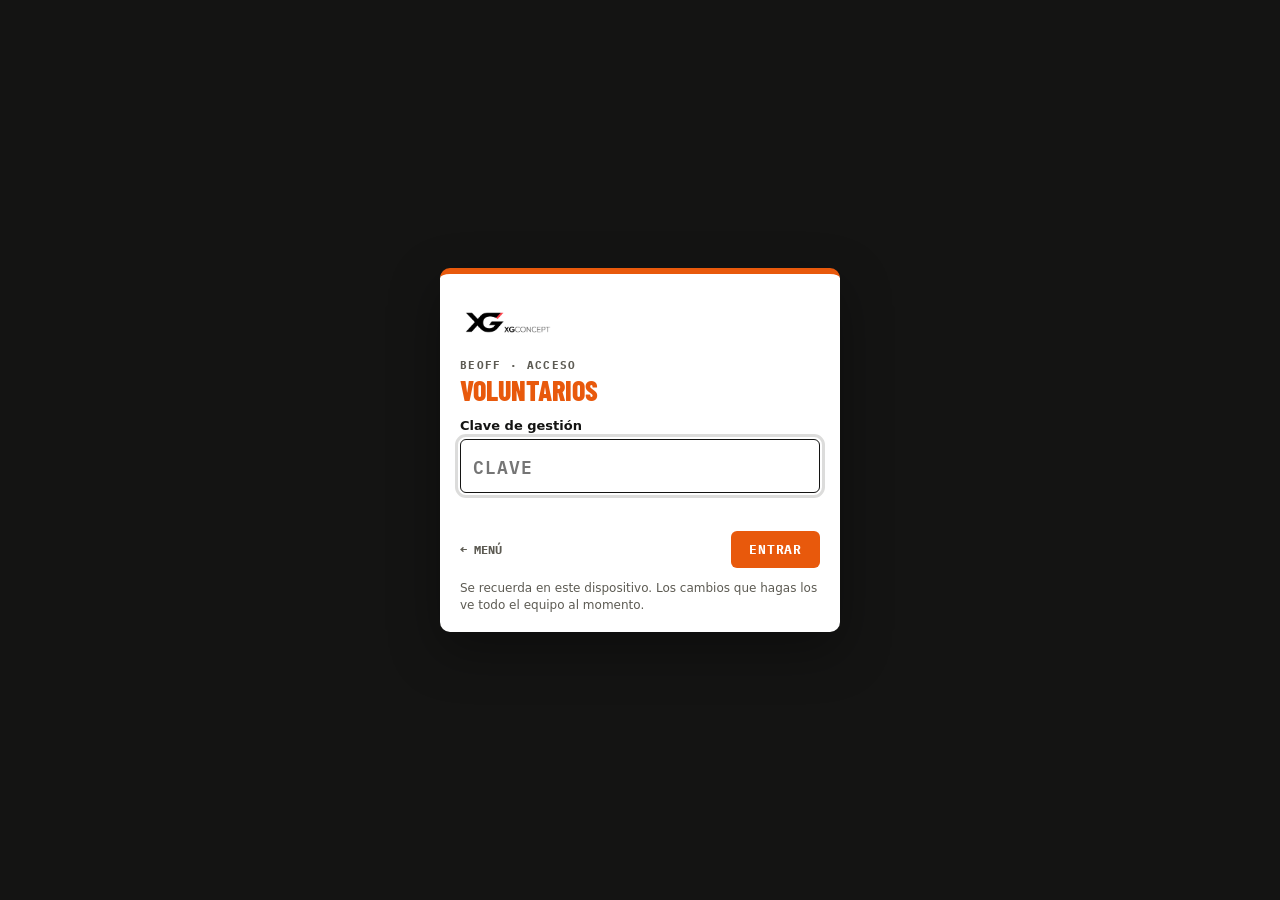
<file: voluntarios/index.html>
<!doctype html>
<html lang="es"><head><meta charset="utf-8">
<meta name="viewport" content="width=device-width,initial-scale=1,viewport-fit=cover">
<meta name="robots" content="noindex,nofollow">
<title>BeOFF · Voluntarios</title>
<link rel="preconnect" href="https://fonts.googleapis.com"><link rel="preconnect" href="https://fonts.gstatic.com" crossorigin>
<link href="https://fonts.googleapis.com/css2?family=Barlow+Condensed:wght@600;700;800&family=Barlow:wght@400;500;600;700&family=IBM+Plex+Mono:wght@400;500;600&display=swap" rel="stylesheet">
<link rel="stylesheet" href="../assets/bo.css">
<style>html,body{margin:0}</style>
<style>
:root{
  --bg:#f3f5f8; --panel:#ffffff; --panel2:#eef2f7; --ink:#0d1b2a; --sub:#5b6878; --hair:#dbe2ea;
  --blue:#141413; --blue-ink:#ffffff; --yellow:#ff7a2f; --yellow-soft:#fde4d3; --terra:#BF5A33; --terra-soft:#f8e3da;
  --ok:#1d8a55; --ok-soft:#dcf3e7; --warn:#b7791f; --warn-soft:#fdf0d5; --idle:#8a96a5; --idle-soft:#e8edf2;
  --chip:#e9eef4; --chip-ink:#26394d; --focus:#141413;
}
@media (prefers-color-scheme: dark){
  :root:not([data-theme="light"]){
    color-scheme:dark;
    --bg:#0b1119; --panel:#131c27; --panel2:#18232f; --ink:#eef2f6; --sub:#95a3b3; --hair:#253343;
    --blue:#1a5a94; --yellow:#ff7a2f; --yellow-soft:#3a2f0c; --terra:#e07a52; --terra-soft:#3a2016;
    --ok:#3fcf88; --ok-soft:#12321f; --warn:#f2b54a; --warn-soft:#3a2c10; --idle:#7c8a9a; --idle-soft:#1d2733;
    --chip:#1f2b38; --chip-ink:#cfdae6; --focus:#e8590c;
  }
}
:root[data-theme="dark"]{
  color-scheme:dark;
  --bg:#0b1119; --panel:#131c27; --panel2:#18232f; --ink:#eef2f6; --sub:#95a3b3; --hair:#253343;
  --blue:#1a5a94; --yellow:#ff7a2f; --yellow-soft:#3a2f0c; --terra:#e07a52; --terra-soft:#3a2016;
  --ok:#3fcf88; --ok-soft:#12321f; --warn:#f2b54a; --warn-soft:#3a2c10; --idle:#7c8a9a; --idle-soft:#1d2733;
  --chip:#1f2b38; --chip-ink:#cfdae6; --focus:#e8590c;
}
*{box-sizing:border-box}
body{background:var(--bg);color:var(--ink);font-family:Barlow,"Segoe UI",Arial,sans-serif;font-size:14px;line-height:1.4}
.mono{font-family:"IBM Plex Mono",ui-monospace,monospace;font-variant-numeric:tabular-nums}
button,select,input{font:inherit;color:inherit}
button{cursor:pointer}
:focus-visible{outline:2px solid var(--focus);outline-offset:2px}

header.top{background:#141413;color:#fff;padding-block:14px;padding-inline:16px}
.top-in{max-width:1320px;margin:0 auto;display:flex;flex-wrap:wrap;align-items:center;gap:12px 20px;justify-content:space-between}
.brand{display:flex;align-items:center;gap:14px}
.logo{background:#fff;border-radius:6px;padding:4px 9px;display:flex}
.logo img{height:26px;width:auto;display:block}
h1{font-family:"Barlow Condensed",Arial,sans-serif;font-weight:800;text-transform:uppercase;letter-spacing:.03em;font-size:24px;margin:0;line-height:1}
.h1sub{font-family:"IBM Plex Mono",monospace;font-size:10.5px;letter-spacing:.06em;text-transform:uppercase;opacity:.75;margin-top:4px}
.sync{display:flex;align-items:center;gap:10px;font-size:12px;flex-wrap:wrap}
.dot{width:8px;height:8px;border-radius:50%;background:#e8590c;display:inline-block}
.dot.live{background:#3fcf88;box-shadow:0 0 0 3px rgba(63,207,136,.25)}
.dot.err{background:#ff7a59}
.btn-ghost{background:rgba(255,255,255,.12);border:1px solid rgba(255,255,255,.3);color:#fff;border-radius:6px;padding:6px 11px;font-weight:600;font-size:12px}
.btn-ghost:hover{background:rgba(255,255,255,.22)}
.top a{color:#fff}

main{max-width:1320px;margin:0 auto;padding-block:16px 40px;padding-inline:16px;display:flex;flex-direction:column;gap:14px}

.kpis{display:grid;grid-template-columns:repeat(auto-fit,minmax(118px,1fr));gap:8px}
.kpi{background:var(--panel);border:1px solid var(--hair);border-radius:8px;padding:10px 12px;display:flex;flex-direction:column;gap:2px;text-align:left}
button.kpi:hover{border-color:var(--blue)}
.kpi .n{font-family:"Barlow Condensed",sans-serif;font-weight:700;font-size:28px;line-height:1;font-variant-numeric:tabular-nums}
.kpi .l{font-size:11px;color:var(--sub);text-transform:uppercase;letter-spacing:.05em;font-weight:600}
.kpi.ok .n{color:var(--ok)} .kpi.warn .n{color:var(--terra)}
.kpi .bar{height:4px;border-radius:2px;background:var(--idle-soft);margin-top:6px;overflow:hidden}
.kpi .bar i{display:block;height:100%;background:var(--ok)}

.days{display:grid;grid-template-columns:repeat(4,1fr);gap:8px}
.day{background:var(--panel);border:1px solid var(--hair);border-radius:8px;padding:8px 12px;display:flex;justify-content:space-between;align-items:baseline;gap:8px}
.day b{font-family:"Barlow Condensed",sans-serif;font-size:15px;text-transform:uppercase;letter-spacing:.04em}
.day span{font-size:12px;color:var(--sub)}
.day .mono{font-size:13px;color:var(--ink)}

.bar-tabs{display:flex;flex-wrap:wrap;gap:8px;align-items:center;justify-content:space-between}
.tabs{display:inline-flex;background:var(--panel);border:1px solid var(--hair);border-radius:8px;padding:3px}
.tabs button{border:0;background:none;padding:7px 14px;border-radius:6px;font-weight:700;font-family:"Barlow Condensed",sans-serif;font-size:15px;letter-spacing:.04em;text-transform:uppercase;color:var(--sub)}
.tabs button[aria-selected="true"]{background:var(--blue);color:#fff}
.search{flex:1;min-width:180px;max-width:360px;background:var(--panel);border:1px solid var(--hair);border-radius:8px;padding:8px 12px}

.filters{display:flex;flex-direction:column;gap:6px;background:var(--panel);border:1px solid var(--hair);border-radius:8px;padding:10px 12px}
.frow{display:flex;flex-wrap:wrap;gap:6px;align-items:center}
.frow .lab{font-size:10.5px;text-transform:uppercase;letter-spacing:.07em;color:var(--sub);font-weight:700;width:74px;flex-shrink:0}
.fchip{border:1px solid var(--hair);background:var(--panel2);border-radius:999px;padding:3px 10px;font-size:12px;font-weight:600;color:var(--chip-ink)}
.fchip[aria-pressed="true"]{background:var(--blue);border-color:var(--blue);color:#fff}
.fchip .c{opacity:.65;margin-left:4px;font-family:"IBM Plex Mono",monospace;font-size:11px}
.clear{border:0;background:none;color:var(--terra);font-weight:700;font-size:12px;margin-left:auto}

.banner{border-radius:8px;padding:10px 14px;font-size:13px;border:1px solid var(--hair);background:var(--warn-soft);color:var(--ink)}
.banner.err{background:var(--terra-soft)}

.grid{display:grid;grid-template-columns:repeat(auto-fill,minmax(300px,1fr));gap:10px;align-items:start}
.card{background:var(--panel);border:1px solid var(--hair);border-radius:10px;display:flex;flex-direction:column;overflow:hidden}
.card.st-asig{border-color:color-mix(in srgb,var(--warn) 50%,var(--hair))}
.card.st-conf{border-color:color-mix(in srgb,var(--ok) 55%,var(--hair))}
.chead{padding:11px 13px 8px;display:flex;justify-content:space-between;gap:8px;align-items:flex-start}
.name{font-family:"Barlow Condensed",sans-serif;font-weight:700;font-size:19px;line-height:1.05;text-transform:uppercase;letter-spacing:.01em}
.meta{font-size:12px;color:var(--sub);margin-top:3px;display:flex;gap:10px;flex-wrap:wrap;align-items:center}
.meta .tel{user-select:all;color:var(--ink)}
.copy{border:0;background:none;color:var(--blue);font-size:11px;font-weight:700;padding:0}
:root[data-theme="dark"] .copy{color:var(--yellow)}
@media (prefers-color-scheme: dark){:root:not([data-theme="light"]) .copy{color:var(--yellow)}}
.pill{flex-shrink:0;font-family:"IBM Plex Mono",monospace;font-size:10px;font-weight:600;letter-spacing:.05em;text-transform:uppercase;padding:3px 8px;border-radius:999px;white-space:nowrap}
.pill.none{background:var(--idle-soft);color:var(--sub)}
.pill.asig{background:var(--warn-soft);color:var(--warn)}
.pill.conf{background:var(--ok-soft);color:var(--ok)}
.cbody{padding:0 13px 10px;display:flex;flex-direction:column;gap:8px}
.drow{display:grid;grid-template-columns:repeat(4,1fr);gap:4px}
.d{text-align:center;font-size:11px;font-weight:700;letter-spacing:.04em;padding:4px 0;border-radius:4px;background:var(--idle-soft);color:var(--idle);text-transform:uppercase}
.d.on{background:var(--blue);color:#fff}
.rowlab{font-size:10px;text-transform:uppercase;letter-spacing:.08em;color:var(--sub);font-weight:700;margin-bottom:3px}
.chips{display:flex;flex-wrap:wrap;gap:4px}
.chip{font-size:11.5px;padding:2px 8px;border-radius:4px;background:var(--chip);color:var(--chip-ink);font-weight:600}
.chip.veh{background:transparent;border:1px solid var(--hair)}
.chip.veh.strong{border-color:var(--blue);color:var(--ink)}
.chip.veh.nov{border-style:dashed;color:var(--terra);border-color:var(--terra)}
.chip.sp{background:var(--yellow);color:#231a00}
.obs{font-size:12.5px;color:var(--ink);background:var(--panel2);border-left:3px solid var(--terra);padding:6px 9px;border-radius:0 4px 4px 0}
.dup{font-size:11px;color:var(--sub)}
.cfoot{border-top:1px solid var(--hair);background:var(--panel2);padding:9px 13px;display:flex;flex-direction:column;gap:7px}
.asgs{display:flex;flex-wrap:wrap;gap:5px;align-items:center}
.asg{display:inline-flex;align-items:center;gap:6px;background:var(--blue);color:#fff;border-radius:5px;padding:3px 4px 3px 8px;font-size:12px;font-weight:600}
.asg .dd{font-family:"IBM Plex Mono",monospace;font-size:10px;background:rgba(255,255,255,.18);padding:1px 5px;border-radius:3px}
.asg button{border:0;background:rgba(255,255,255,.14);color:#fff;border-radius:3px;width:18px;height:18px;line-height:1;padding:0;font-size:13px}
.asg button:hover{background:rgba(255,255,255,.3)}
.sugg{display:flex;flex-wrap:wrap;gap:4px;align-items:center}
.sugg .lab{font-size:10.5px;color:var(--sub);margin-right:2px}
.sbtn{border:1px dashed var(--blue);background:transparent;color:var(--ink);border-radius:4px;font-size:11px;font-weight:600;padding:1px 7px}
.sbtn:hover{background:var(--blue);color:#fff;border-style:solid}
.sbtn.top{border-style:solid;border-color:var(--yellow);background:var(--yellow-soft);color:var(--ink)}
.sbtn.top:hover{background:var(--yellow);color:#231a00}
.sbtn.done{opacity:.45;cursor:default;border-style:solid}
.sugg .why{flex-basis:100%;font-size:11px;color:var(--sub);font-style:italic}
.actions{display:flex;gap:6px;flex-wrap:wrap;align-items:center}
.btn{border:1px solid var(--hair);background:var(--panel);border-radius:6px;padding:5px 10px;font-size:12px;font-weight:700}
.btn.pri{background:var(--yellow);border-color:var(--yellow);color:#231a00}
.btn.okb[aria-pressed="true"]{background:var(--ok);border-color:var(--ok);color:#fff}
.btn:disabled{opacity:.5;cursor:default}
.addrow{display:flex;gap:6px;flex-wrap:wrap}
.addrow select{background:var(--panel);border:1px solid var(--hair);border-radius:6px;padding:5px 6px;font-size:12px;max-width:100%}
.addrow select.area{flex:1;min-width:150px}

.areas{display:grid;grid-template-columns:repeat(auto-fill,minmax(250px,1fr));gap:10px;align-items:start}
.acard{background:var(--panel);border:1px solid var(--hair);border-radius:10px;padding:11px 13px;display:flex;flex-direction:column;gap:8px}
.acard.empty{border-style:dashed}
.ahead{display:flex;justify-content:space-between;gap:8px;align-items:flex-start}
.acode{font-family:"IBM Plex Mono",monospace;font-size:10.5px;color:var(--sub)}
.aname{font-family:"Barlow Condensed",sans-serif;font-weight:700;font-size:16px;text-transform:uppercase;line-height:1.1}
.aresp{font-size:11.5px;color:var(--sub)}
.acount{font-family:"Barlow Condensed",sans-serif;font-weight:800;font-size:26px;line-height:1;font-variant-numeric:tabular-nums}
.acard.empty .acount{color:var(--terra)}
.alist{display:flex;flex-direction:column;gap:3px}
.aitem{display:flex;justify-content:space-between;gap:8px;font-size:13px;padding:3px 0;border-top:1px solid var(--hair)}
.aitem .dd{font-family:"IBM Plex Mono",monospace;font-size:10.5px;color:var(--sub)}
.aitem.conf::before{content:"";width:6px;height:6px;border-radius:50%;background:var(--ok);align-self:center;margin-right:-2px}
.aitem .nm{flex:1}
.aempty{font-size:12px;color:var(--terra);font-weight:600}
.acons{font-size:11.5px;color:var(--sub);border-top:1px dashed var(--hair);padding-top:6px}
.acons .lab{font-weight:700;text-transform:uppercase;letter-spacing:.05em;font-size:10px}
.empty-state{padding:30px;text-align:center;color:var(--sub);background:var(--panel);border:1px dashed var(--hair);border-radius:10px}
footer{max-width:1320px;margin:0 auto;padding-inline:16px;padding-block:0 30px;font-family:"IBM Plex Mono",monospace;font-size:10.5px;color:var(--sub);display:flex;justify-content:space-between;gap:8px;flex-wrap:wrap}
.toast{position:fixed;left:50%;transform:translateX(-50%);bottom:calc(18px + env(safe-area-inset-bottom,0px));background:var(--ink);color:var(--bg);padding:8px 14px;border-radius:6px;font-size:13px;font-weight:600;z-index:9}
@media (max-width:560px){
  .days{grid-template-columns:repeat(2,1fr)}
  .frow .lab{width:100%}
  h1{font-size:20px}
}
@media (prefers-reduced-motion:no-preference){.card,.acard{transition:border-color .15s}}
</style>
</head><body>
<header class="top">
  <div class="top-in">
    <div class="brand">
      <a class="logo" href="../" title="Menú"><span class="mb-logo" style="width:64px;height:30px"></span></a>
      <div><h1>Voluntarios</h1><div class="h1sub">Gestión de equipo · 13–15 nov · Kini Motor Park</div></div>
    </div>
    <div class="sync">
      <span class="dot" id="dot"></span><span id="syncTxt">Esperando la clave…</span>
      <button class="btn-ghost" id="refresh" type="button">Actualizar ahora</button><a class="btn-ghost" href="../" style="text-decoration:none">← Menú</a><button class="btn-ghost" id="salir" type="button">Salir</button>
      <a href="https://docs.google.com/spreadsheets/d/1T9F-EpenPmCi2UvYYc0fEwnPKPjOPhohqxDiBT8-Nzg/edit" target="_blank" rel="noopener">Abrir Sheet ↗</a>
    </div>
  </div>
</header>

<main>
  <div id="banners"></div>
  <section class="kpis" id="kpis" aria-label="Resumen"></section>
  <section class="days" id="days" aria-label="Disponibilidad por día"></section>
  <div class="bar-tabs">
    <div class="tabs" role="tablist">
      <button role="tab" id="tab-vol" aria-selected="true" type="button">Voluntarios</button>
      <button role="tab" id="tab-area" aria-selected="false" type="button">Por área</button>
    </div>
    <input class="search" id="q" type="search" placeholder="Buscar nombre, teléfono, comentario…" aria-label="Buscar">
  </div>
  <section class="filters" id="filters" aria-label="Filtros"></section>
  <section id="view"></section>
</main>
<footer>
  <span>Fuente: formulario «Registro de Voluntarios» (cuenta mpglobal81) · se actualiza solo cada 30 s · las asignaciones las ve todo el equipo al momento · ★ = consejo principal</span>
  <span>Operado por XG Concept</span>
</footer>
<div class="toast" id="toast" hidden></div>

<script src="../assets/bo.js"></script>
<script>
(function(){
const AREAS=[
["A01", "Dirección de Evento", "Xavi Galindo"],["A02", "Voluntarios y Staff", "Xavi Galindo"],["A03", "Inscripciones", "Noelia Vilar"],["A04", "Verificaciones Técnicas", "Miquel Puigdevall"],["A05", "KTM Mini Track", "por asignar"],["A06", "Expo / Zona Comercial", "Guillem Jorba"],["A07", "Parque Cerrado / Carrera", "Jordi Rabassa"],["A08", "Mail a Pilotos + Briefing", "Kim Fontanet"],["A09", "Cronometraje", "Joel TIC TAC"],["A10", "Podium & Ambiente", "Maite Ruiz"],["A11", "Media & Content", "Kim Fontanet"],["A12", "Plan de Seguridad", "Xavi Galindo"],["A13", "Vehículos y Accesos", "Josep Piñol"],["A14", "Food Trucks", "Maite Ruiz"],["A15", "Circuito Cross Test", "Javi González"],["A16", "Circuito Enduro Test", "Joel Vives"],["A17", "Circuito Extreme Test", "Guillem Jorba"],["A18", "Enduro Race", "Joel Vives"],["A19", "Cross Race", "Javi González"],["A20", "Extreme Race", "Guillem Jorba"],["A21", "BeOFF KIDS Race", "Xavi Galindo"],["A22", "Show Final", "Guillem Jorba"],["A23", "Desmontaje", "Xavi Galindo"],["A24", "Post Evento", "Noelia Vilar"]];
const SHORT={"A01": "Dirección", "A02": "Staff/Montaje", "A03": "Inscripciones", "A04": "Verificaciones", "A05": "Mini Track", "A06": "Expo", "A07": "Parque Cerrado", "A08": "Mail pilotos", "A09": "Crono", "A10": "Podium", "A11": "Media", "A12": "Seguridad", "A13": "Accesos", "A14": "Food Trucks", "A15": "Cross Test", "A16": "Enduro Test", "A17": "Extreme Test", "A18": "Enduro Race", "A19": "Cross Race", "A20": "Extreme Race", "A21": "KIDS", "A22": "Show Final", "A23": "Desmontaje", "A24": "Post evento"};
const AREA=Object.fromEntries(AREAS.map(a=>[a[0],{c:a[0],n:a[1],r:a[2],s:SHORT[a[0]]}]));
const DAYS=[["pre","Mié–Jue (montaje)","P"],["vie","Viernes","V"],["sab","Sábado","S"],["dom","Domingo","D"]];
const DAYLBL={pre:"MIÉ-JUE",vie:"VIE",sab:"SÁB",dom:"DOM",all:"TODO"};
// task preferences in the form -> short label + suggested areas
const TASKS=[
 {k:"insc",re:/inscrip|dorsal|welcome/i,l:"Inscripciones",a:["A03"]},
 {k:"veri",re:/verificac/i,l:"Verificaciones",a:["A04"]},
 {k:"marshal",re:/marshal|pista|circuito/i,l:"Marshal / pista",a:["A15","A16","A17"]},
 {k:"mont",re:/montaje|desmontaje/i,l:"Montaje / desmontaje",a:["A02","A23"]},
 {k:"park",re:/parking|acceso/i,l:"Parking / accesos",a:["A13"]},
 {k:"pod",re:/p[oó]dium|ambiente|speaker/i,l:"Podium / ambiente",a:["A10"]},
 {k:"food",re:/food|comida|restaura/i,l:"Food Trucks",a:["A14"]},
 {k:"kids",re:/mini ?track|ni[nñ]|kids|infantil/i,l:"Mini Track / KIDS",a:["A05","A21"]},
 {k:"crono",re:/crono/i,l:"Cronometraje",a:["A09"]},
 {k:"any",re:/cualquier/i,l:"Cualquier tarea",a:[]},
 {k:"media",re:/foto|v[ií]deo|redes|media|dron/i,l:"Foto / vídeo",a:["A11"],sp:1},
 {k:"san",re:/sanitari|m[eé]dic|socorr/i,l:"Sanitario",a:["A12"],sp:1}];
const VEH=[
 {k:"grupo",re:/ktm|gas ?gas|husqvarna|husky/i,l:"Moto KTM/GasGas/Husq.",strong:1},
 {k:"moto",re:/yamaha|honda|beta|sherco|kawasaki|suzuki|fantic|^s[ií]\b/i,l:"Moto otra marca"},
 {k:"nomoto",re:/^\s*no\b/i,l:"Sin moto",nov:1}];


// ---- consejo de encaje (criterio operativa XG): puntúa cada área y devuelve las 3 mejores con el porqué
const NO_SUG=new Set(["A01","A08","A24"]); // dirección, mail y post-evento
function suggest(v){
 const sc={}, why={};
 const add=(c,p,w)=>{if(NO_SUG.has(c)||!AREA[c])return;sc[c]=(sc[c]||0)+p;if(w&&p>0){(why[c]=why[c]||new Set()).add(w);}};
 AREAS.forEach(a=>{const r=slug(a[2]);if(r.length>5&&(v.id.startsWith(r)||r.startsWith(v.id)))add(a[0],25,"ya es responsable del área");});
 v.tasks.forEach(t=>t.a.forEach(c=>add(c,t.sp?8:5,t.sp?"aporta "+t.l.toLowerCase():"quiere "+t.l.toLowerCase())));
 const has=k=>v.veh.some(x=>x.k===k);
 if(has("grupo")){["A15","A16","A17"].forEach(c=>add(c,6,"moto del grupo: puede ser marshal"));}
 if(has("nomoto")){["A15","A16","A17"].forEach(c=>add(c,-4));["A03","A04","A14","A10"].forEach(c=>add(c,1,"sin moto: recinto"));}
 const D=v.days;
 if(D.sab){["A03","A04","A05","A07","A09","A10","A13","A14","A15","A16","A17"].forEach(c=>add(c,1));}
 else{["A03","A04","A05","A07","A09","A10","A15","A16","A17"].forEach(c=>add(c,-7));}
 if(D.vie||D.pre){add("A02",3,"viene a montar");add("A06",1,"viene el viernes: expo");}else add("A02",-3);
 if(D.dom){add("A23",4,"puede el domingo: desmontaje");}else add("A23",-6);
 if(v.tasks.some(t=>t.k==="any")||!v.tasks.length){add("A03",1,"cualquier tarea");add("A04",1);add("A14",1);}
 return Object.entries(sc).filter(([c,p])=>p>0).sort((a,b)=>b[1]-a[1]||a[0].localeCompare(b[0])).slice(0,3)
  .map(([c,p])=>({c,p,why:[...(why[c]||[])].slice(0,3).join(", ")}));
}

let vols=[], asg={}, st={tab:"vol",q:"",estado:null,day:null,veh:null,task:null}, openAdd=null;
let dbOk=false, lastSync=null;
try{const t=localStorage.getItem("bov_tab"); if(t==="area")st.tab="area";}catch(e){}

const $=s=>document.querySelector(s);
const esc=s=>String(s??"").replace(/[&<>"']/g,c=>({"&":"&amp;","<":"&lt;",">":"&gt;",'"':"&quot;","'":"&#39;"}[c]));
const slug=s=>String(s||"").normalize("NFD").replace(/[̀-ͯ]/g,"").toLowerCase().replace(/[^a-z0-9]+/g,"-").replace(/^-|-$/g,"").slice(0,80)||"sin-nombre";
const title=s=>String(s||"").trim().toLowerCase().replace(/(^|[\s\-'’])(\p{L})/gu,(m,a,b)=>a+b.toUpperCase());
function toast(t){const e=$("#toast");e.textContent=t;e.hidden=false;clearTimeout(toast.t);toast.t=setTimeout(()=>e.hidden=true,2200);}

function parseCSV(txt){const rows=[];let row=[],f="",q=false;for(let i=0;i<txt.length;i++){const c=txt[i];
 if(q){if(c==='"'){if(txt[i+1]==='"'){f+='"';i++;}else q=false;}else f+=c;}
 else if(c==='"')q=true; else if(c===','){row.push(f);f="";} else if(c==='\n'||c==='\r'){if(c==='\r'&&txt[i+1]==='\n')i++;row.push(f);rows.push(row);row=[];f="";} else f+=c;}
 if(f!==""||row.length){row.push(f);rows.push(row);} return rows.filter(r=>r.some(x=>x.trim()!==""));}
function b64utf8(b){const bin=atob(b.replace(/\s/g,""));const u=new Uint8Array(bin.length);for(let i=0;i<bin.length;i++)u[i]=bin.charCodeAt(i);return new TextDecoder("utf-8").decode(u);}

function buildVols(rows){
 rows=(rows||[]).filter(r=>r.some(x=>String(x).trim()!=="")); if(!rows.length) return [];
 const H=rows[0].map(h=>h.trim().toLowerCase());
 const col=(fn)=>H.findIndex(fn);
 const iName=col(h=>h.startsWith("nombre")), iTel=col(h=>h==="tel"||h.startsWith("tel")), iMail=col(h=>h.includes("mail")),
  iTalla=col(h=>h.includes("talla")), iFechas=col(h=>h.includes("fechas")), iTareas=col(h=>h.includes("tareas")),
  iVeh=col(h=>h.includes("veh")||h.includes("moto")), iObs=col(h=>h.includes("observ")), iTs=col(h=>h.includes("marca temporal"));
 const map=new Map();
 rows.slice(1).forEach((r,idx)=>{
  const name=(r[iName]||"").trim(); if(!name) return;
  const id=slug(name);
  const fechas=r[iFechas]||"", tareas=r[iTareas]||"", veh=r[iVeh]||"";
  let obs=(r[iObs]||"").trim(); if(/^(ninguna|no|-)$/i.test(obs)) obs="";
  const v={id,name:title(name),tel:(r[iTel]||"").trim(),mail:(r[iMail]||"").trim(),talla:(r[iTalla]||"").trim(),ts:(r[iTs]||"").trim(),order:idx,
   days:{pre:/previos|mi[eé]rcoles|jueves/i.test(fechas),vie:/viernes/i.test(fechas),sab:/s[aá]bado/i.test(fechas),dom:/domingo/i.test(fechas)},
   tasks:TASKS.filter(t=>t.re.test(tareas)),veh:VEH.filter(x=>x.re.test(veh)),obs,dupes:0};
  const prev=map.get(id); if(prev){v.dupes=prev.dupes+1;} map.set(id,v);
 });
 return [...map.values()];
}
function status(v){const a=asg[v.id]; if(!a||!(a.items||[]).length) return "none"; return a.confirmado?"conf":"asig";}
function specials(v){return v.tasks.filter(t=>t.sp);}

function passes(v,skip){
 if(skip!=="estado"&&st.estado&&status(v)!==st.estado) return false;
 if(skip!=="day"&&st.day&&!v.days[st.day]) return false;
 if(skip!=="veh"&&st.veh&&!v.veh.some(x=>x.k===st.veh)) return false;
 if(skip!=="task"&&st.task&&!v.tasks.some(t=>t.k===st.task)) return false;
 if(st.q){const q=slug(st.q).replace(/-/g," "),hay=slug([v.name,v.tel,v.mail,v.obs,(asg[v.id]?.items||[]).map(i=>i.area).join(" ")].join(" ")).replace(/-/g," ");
  if(!hay.includes(q)) return false;}
 return true;}

function renderKpis(){
 const n=vols.length, a=vols.filter(v=>status(v)!=="none").length, c=vols.filter(v=>status(v)==="conf").length;
 const cnt=k=>vols.filter(v=>v.veh.some(x=>x.k===k)).length;
 const pct=n?Math.round(a/n*100):0;
 $("#kpis").innerHTML=`
 <div class="kpi"><span class="n">${n}</span><span class="l">Voluntarios</span></div>
 <button type="button" class="kpi ok" data-est="asig"><span class="n">${a}</span><span class="l">Asignados · ${pct}%</span><span class="bar"><i style="width:${pct}%"></i></span></button>
 <button type="button" class="kpi" data-est="conf"><span class="n">${c}</span><span class="l">Confirmados</span></button>
 <button type="button" class="kpi warn" data-est="none"><span class="n">${n-a}</span><span class="l">Sin asignar</span></button>
 <button type="button" class="kpi" data-veh="grupo"><span class="n">${cnt("grupo")}</span><span class="l">Moto del grupo (marshal)</span></button>
 <button type="button" class="kpi" data-veh="moto"><span class="n">${cnt("moto")}</span><span class="l">Moto otra marca</span></button>
 <button type="button" class="kpi warn" data-veh="nomoto"><span class="n">${cnt("nomoto")}</span><span class="l">Sin moto</span></button>`;
 $("#days").innerHTML=DAYS.map(([k,l])=>{const tot=vols.filter(v=>v.days[k]).length;
  const as=vols.filter(v=>(asg[v.id]?.items||[]).some(i=>i.dia===k||i.dia==="all")).length;
  return `<div class="day"><b>${l}</b><span>disp. <span class="mono">${tot}</span> · asig. <span class="mono">${as}</span></span></div>`}).join("");
}
function fchip(group,key,label,count){const on=st[group]===key;return `<button type="button" class="fchip" aria-pressed="${on}" data-g="${group}" data-k="${key}">${esc(label)}<span class="c">${count}</span></button>`;}
function renderFilters(){
 const base=g=>vols.filter(v=>passes(v,g));
 const est=base("estado"),dd=base("day"),vh=base("veh"),tk=base("task");
 const any=st.estado||st.day||st.veh||st.task||st.q;
 $("#filters").innerHTML=`
 <div class="frow"><span class="lab">Estado</span>${fchip("estado","none","Sin asignar",est.filter(v=>status(v)==="none").length)}${fchip("estado","asig","Asignado",est.filter(v=>status(v)==="asig").length)}${fchip("estado","conf","Confirmado",est.filter(v=>status(v)==="conf").length)}${any?'<button type="button" class="clear" id="clr">Quitar filtros</button>':''}</div>
 <div class="frow"><span class="lab">Día</span>${DAYS.map(([k,l])=>fchip("day",k,l,dd.filter(v=>v.days[k]).length)).join("")}</div>
 <div class="frow"><span class="lab">Moto</span>${VEH.map(x=>fchip("veh",x.k,x.l,vh.filter(v=>v.veh.some(y=>y.k===x.k)).length)).join("")}</div>
 <div class="frow"><span class="lab">Quiere</span>${TASKS.map(t=>fchip("task",t.k,t.l,tk.filter(v=>v.tasks.some(y=>y.k===t.k)).length)).join("")}</div>`;
}
function areaOpts(sel){return AREAS.map(a=>`<option value="${a[0]}"${a[0]===sel?" selected":""}>${a[0]} · ${esc(a[1])}</option>`).join("");}
function dayOpts(v){const av=DAYS.filter(d=>v.days[d[0]]);const list=av.length?av:DAYS;return list.map(d=>`<option value="${d[0]}">${d[1]}</option>`).join("")+`<option value="all">Todo el evento</option>`;}
function card(v){
 const s=status(v), a=asg[v.id]||{}, items=a.items||[];
 const pill={none:'<span class="pill none">Sin asignar</span>',asig:'<span class="pill asig">Asignado</span>',conf:'<span class="pill conf">✓ Confirmado</span>'}[s];
 const sp=specials(v);
 const norm=v.tasks.filter(t=>!t.sp);
 const sugAll=suggest(v); const sug=sugAll.map(x=>x.c);
 const firstDay=(DAYS.find(d=>v.days[d[0]])||["all"])[0];
 return `<article class="card st-${s}" data-id="${v.id}">
  <div class="chead"><div><div class="name">${esc(v.name)}</div>
   <div class="meta">${v.tel?`<span class="tel mono">${esc(v.tel)}</span><button type="button" class="copy" data-copy="${esc(v.tel)}">Copiar</button>`:""}${v.talla?`<span>Talla <b>${esc(v.talla)}</b></span>`:""}</div></div>${pill}</div>
  <div class="cbody">
   <div><div class="rowlab">Disponible</div><div class="drow">${DAYS.map(([k,l])=>`<span class="d${v.days[k]?" on":""}" title="${l}">${l.slice(0,3)}</span>`).join("")}</div></div>
   <div><div class="rowlab">Moto</div><div class="chips">${v.veh.length?v.veh.map(x=>`<span class="chip veh${x.strong?" strong":""}${x.nov?" nov":""}">${esc(x.l)}</span>`).join(""):'<span class="chip veh">No indicado</span>'}</div></div>
   ${sp.length?`<div><div class="rowlab">Aporta</div><div class="chips">${sp.map(t=>`<span class="chip sp">${esc(t.l)}</span>`).join("")}</div></div>`:""}
   ${norm.length?`<div><div class="rowlab">Quiere hacer</div><div class="chips">${norm.map(t=>`<span class="chip">${esc(t.l)}</span>`).join("")}</div></div>`:""}
   ${v.obs?`<div class="obs">${esc(v.obs)}</div>`:""}
   ${v.dupes?`<div class="dup">Respondió ${v.dupes+1} veces · se muestra la última</div>`:""}
  </div>
  <div class="cfoot">
   ${items.length?`<div class="asgs">${items.map((it,ix)=>`<span class="asg" title="${esc(AREA[it.area]?.n||it.area)}"><span class="dd">${DAYLBL[it.dia]||""}</span>${esc(it.area)} · ${esc(AREA[it.area]?.s||"")}<button type="button" aria-label="Quitar asignación" data-rm="${ix}">×</button></span>`).join("")}</div>`:""}
   ${openAdd===v.id?`<div class="addrow"><select class="area" id="sel-area-${v.id}" aria-label="Área">${areaOpts(sug[0]||"A01")}</select><select id="sel-day-${v.id}" aria-label="Día">${dayOpts(v)}</select><button type="button" class="btn pri" data-ok="1">Asignar</button><button type="button" class="btn" data-cancel="1">Cancelar</button></div>`:
   `<div class="sugg"><span class="lab">Encaja en:</span>${sugAll.length?sugAll.map((x,i)=>{const done=items.some(it=>it.area===x.c);return `<button type="button" class="sbtn${i===0?" top":""}${done?" done":""}" data-quick="${x.c}" data-day="${firstDay}" title="${esc(AREA[x.c].n)}${x.why?" · "+esc(x.why):""}"${done?" disabled":""}>${i===0?"★ ":""}${x.c} ${esc(AREA[x.c].s)}</button>`}).join("")+(sugAll[0]&&sugAll[0].why?`<span class="why">${esc(sugAll[0].why)}</span>`:""):'<span class="why">sin datos suficientes: tú decides</span>'}</div>
   <div class="actions"><button type="button" class="btn pri" data-add="1"${dbOk?"":" disabled"}>+ Asignar</button>${items.length?`<button type="button" class="btn okb" data-conf="1" aria-pressed="${!!a.confirmado}">${a.confirmado?"✓ Confirmado":"Marcar confirmado"}</button>`:""}</div>`}
  </div></article>`;
}
function renderAreas(){
 const by={}; AREAS.forEach(a=>by[a[0]]=[]);
 const cons={}; AREAS.forEach(a=>cons[a[0]]=[]);
 vols.forEach(v=>{if(!passes(v))return;(asg[v.id]?.items||[]).forEach(it=>{(by[it.area]=by[it.area]||[]).push({v,it,conf:asg[v.id].confirmado});});
  if(status(v)==="none"){const s0=suggest(v)[0];if(s0)cons[s0.c].push(v);}});
 const order={pre:0,vie:1,sab:2,dom:3,all:4};
 return `<div class="areas">${AREAS.map(([c,n,r])=>{const L=(by[c]||[]).sort((x,y)=>order[x.it.dia]-order[y.it.dia]||x.v.name.localeCompare(y.v.name));
  return `<div class="acard${L.length?"":" empty"}"><div class="ahead"><div><div class="acode">${c} · resp. ${esc(r)}</div><div class="aname">${esc(n)}</div></div><div class="acount">${L.length}</div></div>
  ${L.length?`<div class="alist">${L.map(x=>`<div class="aitem${x.conf?" conf":""}"><span class="nm">${esc(x.v.name)}</span><span class="dd">${DAYLBL[x.it.dia]||""}${x.v.veh.some(y=>y.strong)?" · "+esc(x.v.veh.find(y=>y.strong).l):""}</span></div>`).join("")}</div>`:'<div class="aempty">Sin voluntarios asignados</div>'}
  ${cons[c].length?`<div class="acons"><span class="lab">Consejo (sin asignar):</span> ${cons[c].map(v=>esc(v.name)).join(" · ")}</div>`:""}</div>`}).join("")}</div>`;
}
function render(){
 renderKpis(); renderFilters();
 $("#tab-vol").setAttribute("aria-selected",st.tab==="vol"); $("#tab-area").setAttribute("aria-selected",st.tab==="area");
 if(!vols.length){ $("#view").innerHTML=`<div class="empty-state">${lastSync?"El formulario todavía no tiene respuestas.":"Cargando respuestas del formulario…"}</div>`; return; }
 if(st.tab==="area"){ $("#view").innerHTML=renderAreas(); return; }
 const rank={none:0,asig:1,conf:2};
 const L=vols.filter(v=>passes(v)).sort((a,b)=>rank[status(a)]-rank[status(b)]||a.name.localeCompare(b.name));
 $("#view").innerHTML=L.length?`<div class="grid">${L.map(card).join("")}</div>`:'<div class="empty-state">Nadie cumple estos filtros.</div>';
}

// ---- persistence
async function saveAsg(id,patch){
 if(!dbOk){toast("Sin conexión: no se ha guardado");return;}
 const v=vols.find(x=>x.id===id); const cur=asg[id]||{items:[],confirmado:false};
 const next={nombre:v?.name||id,items:cur.items||[],confirmado:!!cur.confirmado,...patch};
 if(!next.items.length) next.confirmado=false;
 asg[id]=next; render();
 try{ const j=await MB.call("asig.set",{id,nombre:next.nombre,items:next.items,confirmado:next.confirmado}); asg=j.asig; render(); }
 catch(e){ toast(e.code==="permiso"?"Esta clave no puede asignar":"No se ha guardado. Prueba otra vez."); load(); }
}

// ---- events
document.addEventListener("click",async ev=>{
 const t=ev.target.closest("button"); if(!t) return;
 if(t.id==="tab-vol"||t.id==="tab-area"){st.tab=t.id==="tab-vol"?"vol":"area";try{localStorage.setItem("bov_tab",st.tab)}catch(e){};render();return;}
 if(t.id==="refresh"){load(true);return;}
 if(t.id==="salir"){MB.logout();return;}
 if(t.id==="clr"){st.estado=st.day=st.veh=st.task=null;st.q="";$("#q").value="";render();return;}
 if(t.dataset.g){const g=t.dataset.g;st[g]=st[g]===t.dataset.k?null:t.dataset.k;render();return;}
 if(t.dataset.est){st.estado=st.estado===t.dataset.est?null:t.dataset.est;st.tab="vol";render();return;}
 if(t.dataset.veh){st.veh=st.veh===t.dataset.veh?null:t.dataset.veh;st.tab="vol";render();return;}
 if(t.dataset.copy!==undefined){const val=t.dataset.copy;try{await navigator.clipboard.writeText(val);toast("Teléfono copiado")}catch(e){toast(val)};return;}
 const c=t.closest(".card"); if(!c) return; const id=c.dataset.id; const cur=asg[id]||{items:[]};
 if(t.dataset.add){openAdd=id;render();$("#sel-area-"+id)?.focus();return;}
 if(t.dataset.cancel){openAdd=null;render();return;}
 if(t.dataset.ok){const area=$("#sel-area-"+id).value,dia=$("#sel-day-"+id).value;openAdd=null;
  if((cur.items||[]).some(i=>i.area===area&&i.dia===dia)){render();return;}
  await saveAsg(id,{items:[...(cur.items||[]),{area,dia}]});toast("Asignado a "+area);return;}
 if(t.dataset.quick){if(!dbOk){toast("Sin conexión: no se ha guardado");return;}await saveAsg(id,{items:[...(cur.items||[]),{area:t.dataset.quick,dia:t.dataset.day}]});toast("Asignado a "+t.dataset.quick);return;}
 if(t.dataset.rm!==undefined){const items=(cur.items||[]).filter((_,i)=>i!==+t.dataset.rm);await saveAsg(id,{items});return;}
 if(t.dataset.conf){await saveAsg(id,{confirmado:!cur.confirmado});return;}
});
let qt; $("#q").addEventListener("input",e=>{clearTimeout(qt);qt=setTimeout(()=>{st.q=e.target.value.trim();render();},150);});

// ---- sync status
function setSync(kind,txt){$("#dot").className="dot"+(kind==="live"?" live":kind==="err"?" err":"");$("#syncTxt").textContent=txt;}
function fmt(ts){const d=new Date(ts);return d.toLocaleTimeString("es-ES",{hour:"2-digit",minute:"2-digit"});}
function banner(html,err){$("#banners").innerHTML=html?`<div class="banner${err?" err":""}">${html}</div>`:"";}
let loading=false;
async function load(manual){
 if(loading) return; loading=true;
 if(manual) setSync("","Actualizando…");
 try{
  const j=await MB.call("vol");
  vols=buildVols(j.rows); asg=j.asig||{}; lastSync=j.ts; dbOk=true;
  setSync("live",`${vols.length} voluntarios · al día ${fmt(lastSync)}`); banner("");
  if(!openAdd) render();
  if(manual) toast("Datos actualizados");
 }catch(e){
  if(e.code==="clave"){MB.logout();return;}
  setSync("err",lastSync?`Sin conexión · últimos datos ${fmt(lastSync)}`:"Sin datos");
  banner("No se ha podido leer la hoja. Pulsa «Actualizar ahora»; si sigue igual, avisa a Claude.",true);
 }finally{loading=false;}
}

render();
MB.gate({need:"gestion",title:"Voluntarios"}).then(()=>{ load(); MB.poll(load,30000); });
})();
</script>
</body></html>
</file>
<file: assets/bo.css>
/* BeOFF · web del equipo · estilos comunes (acceso, logo, aviso) */
.mb-logo{display:inline-block;vertical-align:middle;width:116px;height:40px;background:#fff url("[data-uri]") center/contain no-repeat;border-radius:8px}
.mb-gate{position:fixed;inset:0;z-index:50;display:grid;place-items:center;padding:16px;background:#141413}
.mb-gate-box{width:min(400px,100%);background:#fff;color:#141413;border-radius:10px;border-top:6px solid #e8590c;padding:22px 20px 18px;box-shadow:0 18px 50px rgba(0,0,0,.35);font-family:"IBM Plex Sans",system-ui,Arial,sans-serif}
.mb-gate-box .mb-logo{margin-bottom:10px;width:96px;height:52px}
.mb-gate-k{font:700 11px "IBM Plex Mono",ui-monospace,monospace;letter-spacing:.12em;text-transform:uppercase;color:#5d5b53;margin:0}
.mb-gate-box h2{font:800 28px/1 "Barlow Condensed","Arial Narrow",Arial,sans-serif;text-transform:uppercase;margin:4px 0 14px;color:#e8590c}
.mb-gate-box label{display:block;font:600 13px system-ui,Arial,sans-serif;margin-bottom:6px}
.mb-gate-box input{width:100%;box-sizing:border-box;font:600 18px "IBM Plex Mono",ui-monospace,monospace;letter-spacing:.06em;padding:11px 12px;border:1.5px solid #141413;border-radius:6px;text-transform:uppercase;background:#fff;color:#141413}
.mb-gate-box input:focus{outline:3px solid rgba(20,20,19,.15);border-color:#141413}
.mb-gate-err{color:#d7263d;font-size:13px;min-height:18px;margin:8px 0 0}
.mb-gate-row{display:flex;justify-content:space-between;align-items:center;margin-top:12px}
.mb-gate-row a{font:700 12px "IBM Plex Mono",monospace;color:#5d5b53;text-decoration:none;text-transform:uppercase}
.mb-gate-row button{font:700 13px "IBM Plex Mono",monospace;letter-spacing:.06em;text-transform:uppercase;padding:10px 18px;border-radius:6px;border:0;background:#e8590c;color:#fff;cursor:pointer}
.mb-gate-hint{font-size:12px;color:#5d5b53;margin:12px 0 0}
.mb-toast{position:fixed;left:50%;transform:translateX(-50%);bottom:calc(18px + env(safe-area-inset-bottom,0px));background:#141413;color:#fff;padding:9px 14px;border-radius:6px;font:600 13px system-ui,Arial,sans-serif;z-index:60;max-width:calc(100% - 32px)}
.mb-toast[hidden]{display:none}
</file>
<file: assets/encuesta.css>
:root{--ground:#f4f4f4;--paper:#fff;--ink:#111;--sub:#6b6b6b;--hair:#e2e2e2;--acc:#ff6600;--on-acc:#fff;--tone:#ff6600;--tone-soft:rgba(255,102,0,.08);
--ft:"Alliance No.2","Alliance No2","Inter Tight","Helvetica Neue",Arial,sans-serif;--fm:var(--ft);--fx:var(--ft)}
*{box-sizing:border-box}
html{-webkit-text-size-adjust:100%}
body{margin:0;background:var(--ground);color:var(--ink);font:16px/1.45 var(--fx)}
.bar{background:var(--paper);border-bottom:1px solid var(--ink);position:sticky;top:0;z-index:5}
.bar .in{max-width:720px;margin:0 auto;padding:10px 16px;display:flex;align-items:center;gap:12px}
.wm{font:800 26px/1 var(--ft);letter-spacing:.01em;text-transform:none}.wm b{color:var(--tone)}
.bar .nm{font:800 18px var(--ft);letter-spacing:.03em;text-transform:uppercase}
.bar .nm em{font-style:normal;color:var(--sub)}
.bar .st{margin-left:auto;font:700 11px var(--fm);letter-spacing:.08em;color:var(--sub)}
.prog{height:4px;background:var(--hair)}
.prog i{display:block;height:100%;width:0;background:var(--tone);transition:width .3s}
main{max-width:720px;margin:0 auto;padding:24px 16px 120px}
.eyebrow{font:500 11px var(--fm);letter-spacing:.16em;text-transform:uppercase;color:var(--sub);margin:0 0 8px}
h1{font:800 clamp(44px,11vw,76px)/.88 var(--ft);text-transform:uppercase;margin:0}
h1 span,h2 span,.big span{color:var(--tone)}
h2{font:800 clamp(32px,8vw,46px)/.92 var(--ft);text-transform:uppercase;margin:0 0 6px}
.lead{font-size:17px;max-width:56ch;margin:16px 0}
.sub{color:var(--sub);margin:0 0 18px;max-width:56ch}
.card{background:var(--paper);border:2px solid var(--ink);border-radius:10px;box-shadow:0 4px 0 var(--ink);padding:16px;margin:0 0 14px}
.facts{display:flex;flex-wrap:wrap;gap:8px;margin:18px 0 6px}
.facts span{font:700 11px var(--fm);letter-spacing:.06em;text-transform:uppercase;border:1.5px solid var(--ink);border-radius:20px;padding:5px 10px;background:var(--paper)}
.q{margin:0 0 16px}
.q .t{font-weight:600;margin:0 0 10px;display:block}
.q .h{display:block;color:var(--sub);font-size:13.5px;margin:-6px 0 10px}
.opt{display:flex;flex-wrap:wrap;gap:8px}
.opt button{appearance:none;border:1.5px solid var(--ink);background:var(--paper);color:var(--ink);border-radius:8px;padding:10px 13px;font:600 15px var(--fx);cursor:pointer;min-height:44px;transition:background .1s,border-color .1s}
.opt button:hover{border-color:var(--tone);background:var(--tone-soft)}
.opt button[aria-pressed="true"]{background:var(--acc);border-color:var(--acc);color:var(--on-acc)}
.sc{display:grid;grid-template-columns:repeat(5,1fr);gap:6px}
.sc button{padding:10px 0;font:800 22px var(--ft);text-align:center}
.nps{display:grid;grid-template-columns:repeat(11,1fr);gap:4px}
.nps button{padding:10px 0;font:800 18px var(--ft);text-align:center;min-width:0}
.ends{display:flex;justify-content:space-between;font:500 10.5px var(--fm);letter-spacing:.05em;text-transform:uppercase;color:var(--sub);margin-top:6px}
textarea,input[type=text],input[type=email]{width:100%;border:1.5px solid var(--ink);border-radius:8px;background:var(--paper);color:var(--ink);font:15px var(--fx);padding:11px 12px}
textarea{min-height:84px;resize:vertical}
textarea:focus,input:focus,.opt button:focus-visible,.nav button:focus-visible{outline:3px solid var(--tone);outline-offset:2px}
.grp{font:700 11px var(--fm);letter-spacing:.14em;text-transform:uppercase;color:var(--tone);margin:22px 0 10px;padding-top:14px;border-top:1px dashed var(--hair)}
.card>.grp:first-child{margin-top:0;padding-top:0;border:0}
.nav{position:fixed;left:0;right:0;bottom:0;background:var(--paper);border-top:1px solid var(--ink);padding:10px 16px calc(10px + env(safe-area-inset-bottom))}
.nav .in{max-width:720px;margin:0 auto;display:flex;gap:10px;align-items:center}
.nav button,.start{border:2px solid var(--ink);border-radius:8px;font:800 18px var(--ft);letter-spacing:.04em;text-transform:uppercase;padding:11px 18px;cursor:pointer;background:var(--paper);color:var(--ink)}
.nav .go,.start{margin-left:auto;background:var(--acc);border-color:var(--acc);color:var(--on-acc);box-shadow:0 3px 0 var(--tone)}
.start{margin:20px 0 0}
.nav .go:disabled{opacity:.5;cursor:wait}
.nav .msg{font-size:13px;color:var(--sub)}
.big{font:800 clamp(54px,14vw,96px)/.85 var(--ft);text-transform:uppercase;margin:6px 0 14px}
.note{font:500 12px var(--fm);color:var(--sub);border:1.5px dashed var(--sub);border-radius:8px;padding:8px 10px;margin-top:14px}
.foot{margin-top:28px;padding-top:12px;border-top:1px solid var(--hair);display:flex;justify-content:space-between;flex-wrap:wrap;gap:12px;font:500 10.5px var(--fm);letter-spacing:.05em;text-transform:uppercase;color:var(--sub)}
[hidden]{display:none!important}

/* v3 · tipografía única, blancos y grises, naranja corporativo */
body{font-weight:400}
h1,h2,.big,.wm,.bar .nm{letter-spacing:-.01em}
h1{font-size:clamp(38px,9.5vw,64px);line-height:.98}
h2{font-size:clamp(28px,7vw,40px);line-height:1}
.big{font-size:clamp(46px,12vw,80px);line-height:.95}
.bar{border-bottom-color:var(--hair)}
.card{border:1px solid var(--hair);box-shadow:none;border-radius:12px}
.opt button{border:1px solid #cfcfcf;font-weight:500}
.opt button:hover{border-color:var(--acc)}
.sc button,.nps button{font-weight:700}
textarea,input[type=text],input[type=email]{border:1px solid #cfcfcf}
.facts span{border:1px solid #cfcfcf;font-weight:600}
.nav{border-top-color:var(--hair)}
.nav button,.start{border:1px solid #cfcfcf;font-weight:700}
.nav .go,.start{box-shadow:none;border-color:var(--acc)}
.grp{border-top-style:solid}
</file>
